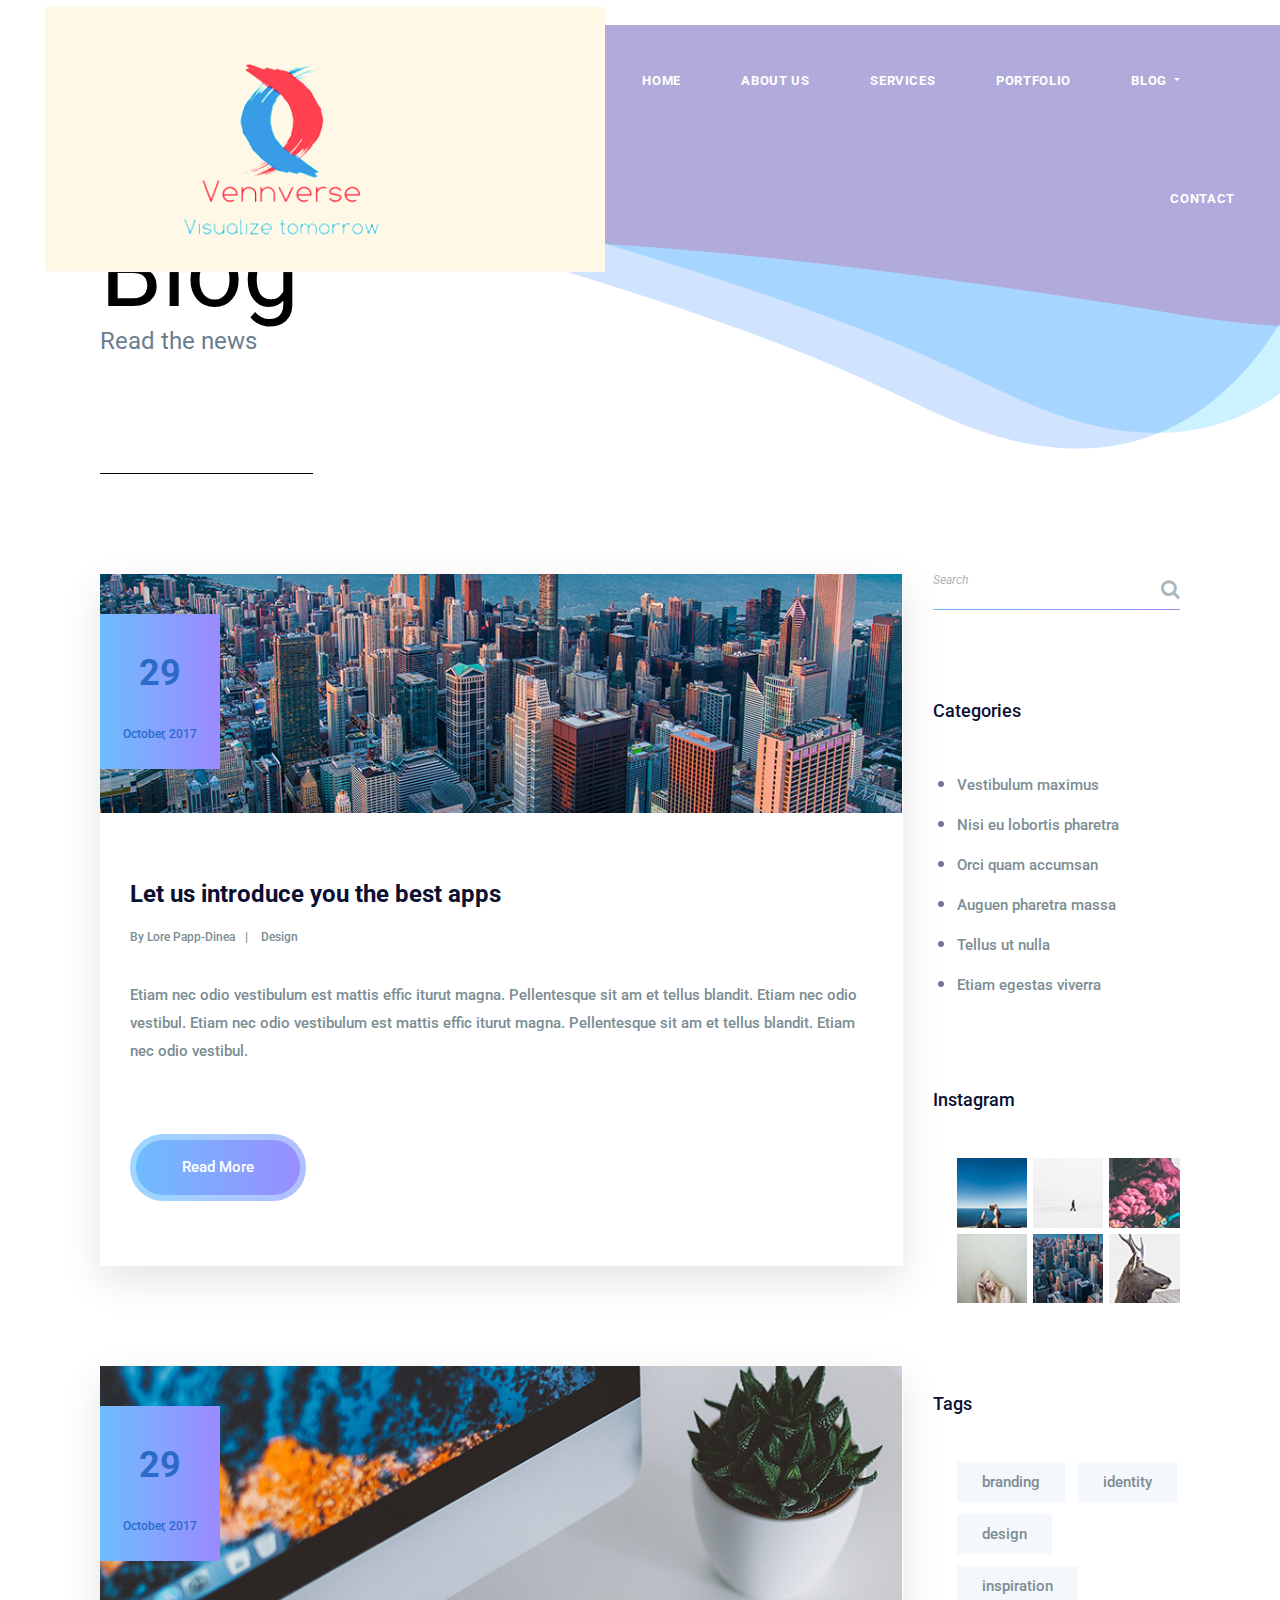
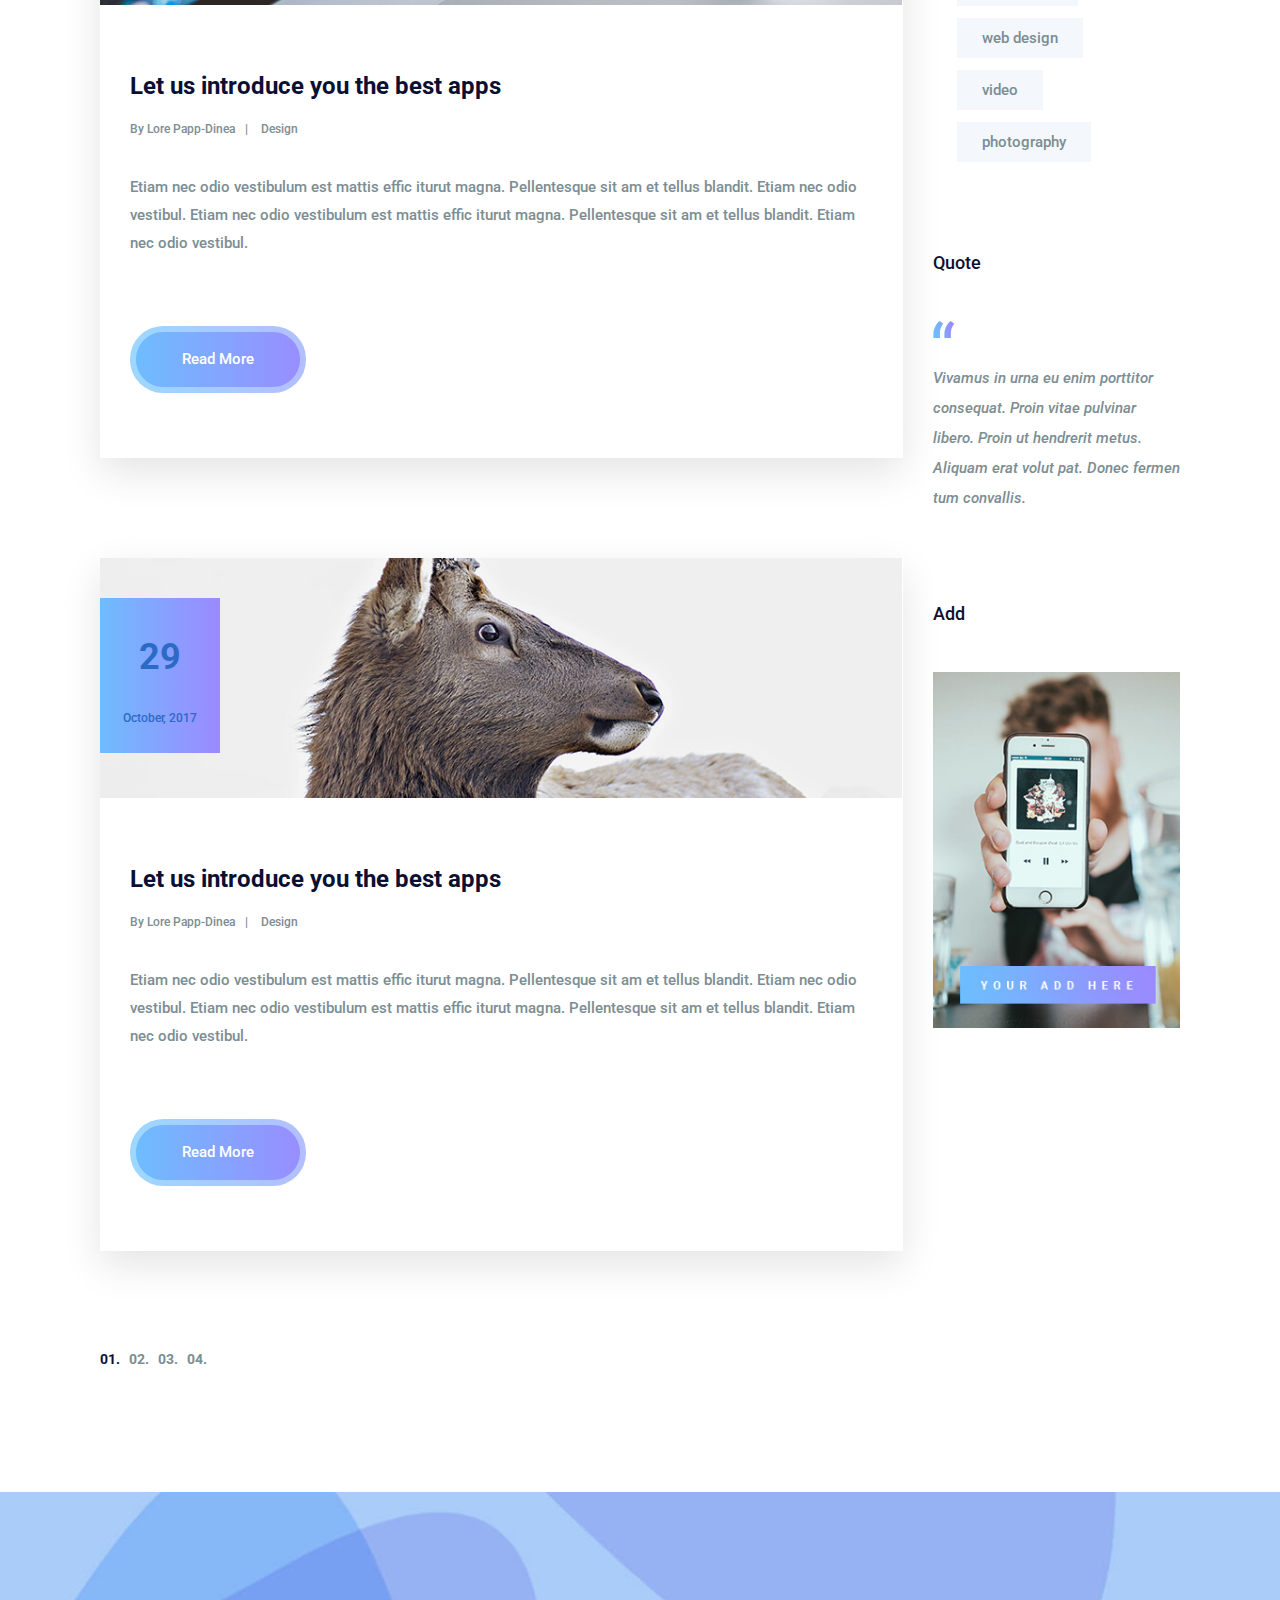
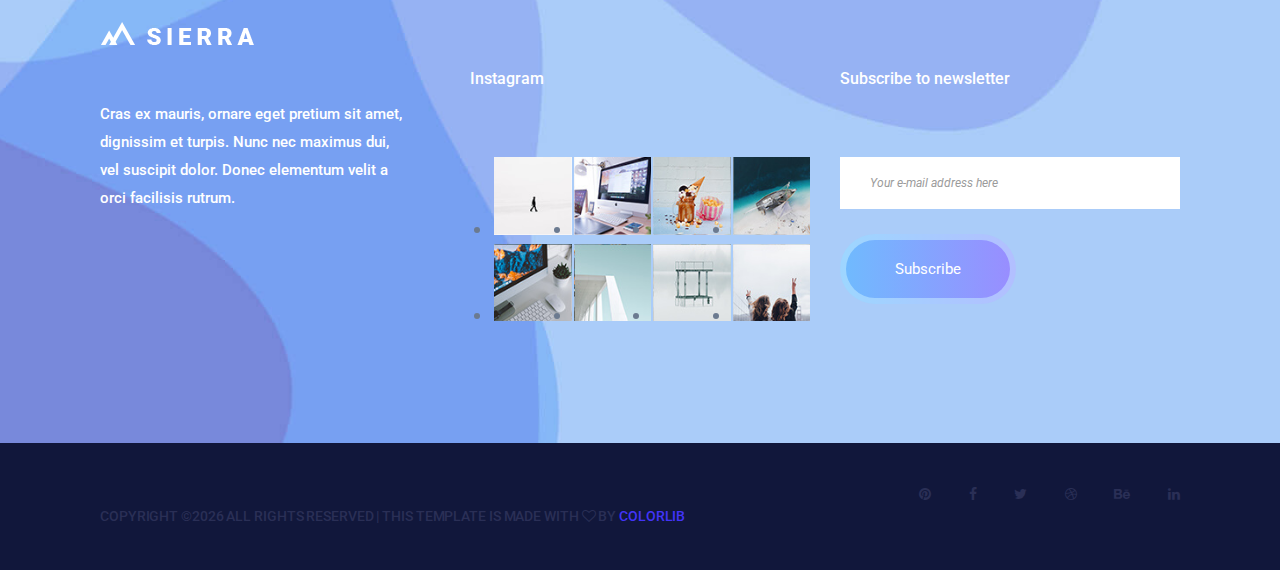
<file: blog.html>
<!DOCTYPE html>
<html lang="en">
    <head>
        <meta charset="utf-8">
        <meta http-equiv="X-UA-Compatible" content="IE=edge">
        <meta name="viewport" content="width=device-width, initial-scale=1">
        
        <link rel="icon" href="img/fav-icon.png" type="image/x-icon" />
        <!-- The above 3 meta tags *must* come first in the head; any other head content must come *after* these tags -->
        <title>Sierra</title>

        <!-- Icon css link -->
        <link href="css/font-awesome.min.css" rel="stylesheet">
        <!-- Bootstrap -->
        <link href="css/bootstrap.min.css" rel="stylesheet">
        
        <!-- Rev slider css -->
        <link href="vendors/revolution/css/settings.css" rel="stylesheet">
        <link href="vendors/revolution/css/layers.css" rel="stylesheet">
        <link href="vendors/revolution/css/navigation.css" rel="stylesheet">
        
        <!-- Extra plugin css -->
        <link href="vendors/owl-carousel/owl.carousel.min.css" rel="stylesheet">
        <link href="vendors/magnify-popup/magnific-popup.css" rel="stylesheet">
        
        
        <link href="css/style.css" rel="stylesheet">
        <link href="css/responsive.css" rel="stylesheet">

        <!-- HTML5 shim and Respond.js for IE8 support of HTML5 elements and media queries -->
        <!-- WARNING: Respond.js doesn't work if you view the page via file:// -->
        <!--[if lt IE 9]>
        <script src="https://oss.maxcdn.com/html5shiv/3.7.3/html5shiv.min.js"></script>
        <script src="https://oss.maxcdn.com/respond/1.4.2/respond.min.js"></script>
        <![endif]-->
    </head>
    <body>
        
        <!--================Header Menu Area =================-->
        <header class="main_menu_area">
            <nav class="navbar navbar-expand-lg navbar-light bg-light">
                <a class="navbar-brand" href="#"><img src="img/logo.png" alt=""></a>
                <button class="navbar-toggler" type="button" data-toggle="collapse" data-target="#navbarSupportedContent" aria-controls="navbarSupportedContent" aria-expanded="false" aria-label="Toggle navigation">
                    <span></span>
                    <span></span>
                    <span></span>
                </button>

                <div class="collapse navbar-collapse" id="navbarSupportedContent">
                    <ul class="navbar-nav">
                        <li class="nav-item"><a class="nav-link" href="index.html">Home</a></li>
                        <li class="nav-item"><a class="nav-link" href="about-us.html">About Us</a></li>
                        <li class="nav-item"><a class="nav-link" href="service.html">Services</a></li>
                        <li class="nav-item"><a class="nav-link" href="portfolio.html">Portfolio</a></li>
                        <li class="nav-item dropdown submenu active">
                            <a class="nav-link dropdown-toggle" href="#" id="navbarDropdown" role="button" data-toggle="dropdown" aria-haspopup="true" aria-expanded="false">
                            Blog
                            </a>
                            <ul class="dropdown-menu" aria-labelledby="navbarDropdown">
                                <li class="nav-item"><a class="nav-link" href="blog.html">Blog</a></li>
                                <li class="nav-item"><a class="nav-link" href="single-blog.html">Blog Details</a></li>
                                <li class="nav-item"><a class="nav-link" href="elements.html">Elements</a></li>
                            </ul>
                        </li>
                        <li class="nav-item"><a class="nav-link" href="contact.html">Contact</a></li>
                    </ul>
                </div>
            </nav>
        </header>
        <!--================End Header Menu Area =================-->
        
        <!--================Banner Area =================-->
        <section class="banner_area">
            <div class="container">
                <div class="banner_inner_text">
                    <h2>Blog</h2>
                    <p>Read the news</p>
                </div>
            </div>
        </section>
        <!--================End Banner Area =================-->
        
        <!--================Blog Main Area =================-->
        <section class="blog_main_area p_100">
            <div class="container">
                <div class="row">
                    <div class="col-lg-9">
                        <div class="blog_main_inner">
                            <div class="blog_main_item">
                                <div class="blog_img">
                                    <img class="img-fluid" src="img/blog/blog-1.jpg" alt="">
                                    <div class="blog_date">
                                        <h4>29</h4>
                                        <h5>October, 2017</h5>
                                    </div>
                                </div>
                                <div class="blog_text">
                                    <a href="#"><h4>Let us introduce you the best apps</h4></a>
                                    <div class="blog_author">
                                        <a href="#">By Lore Papp-Dinea</a>
                                        <a href="#">Design</a>
                                    </div>
                                    <p>Etiam nec odio vestibulum est mattis effic iturut magna. Pellentesque sit am et tellus blandit. Etiam nec odio vestibul. Etiam nec odio vestibulum est mattis effic iturut magna. Pellentesque sit am et tellus blandit. Etiam nec odio vestibul. </p>
                                    <a class="more_btn" href="#">Read More</a>
                                </div>
                            </div>
                            <div class="blog_main_item">
                                <div class="blog_img">
                                    <img class="img-fluid" src="img/blog/blog-2.jpg" alt="">
                                    <div class="blog_date">
                                        <h4>29</h4>
                                        <h5>October, 2017</h5>
                                    </div>
                                </div>
                                <div class="blog_text">
                                    <a href="#"><h4>Let us introduce you the best apps</h4></a>
                                    <div class="blog_author">
                                        <a href="#">By Lore Papp-Dinea</a>
                                        <a href="#">Design</a>
                                    </div>
                                    <p>Etiam nec odio vestibulum est mattis effic iturut magna. Pellentesque sit am et tellus blandit. Etiam nec odio vestibul. Etiam nec odio vestibulum est mattis effic iturut magna. Pellentesque sit am et tellus blandit. Etiam nec odio vestibul. </p>
                                    <a class="more_btn" href="#">Read More</a>
                                </div>
                            </div>
                            <div class="blog_main_item">
                                <div class="blog_img">
                                    <img class="img-fluid" src="img/blog/blog-3.jpg" alt="">
                                    <div class="blog_date">
                                        <h4>29</h4>
                                        <h5>October, 2017</h5>
                                    </div>
                                </div>
                                <div class="blog_text">
                                    <a href="#"><h4>Let us introduce you the best apps</h4></a>
                                    <div class="blog_author">
                                        <a href="#">By Lore Papp-Dinea</a>
                                        <a href="#">Design</a>
                                    </div>
                                    <p>Etiam nec odio vestibulum est mattis effic iturut magna. Pellentesque sit am et tellus blandit. Etiam nec odio vestibul. Etiam nec odio vestibulum est mattis effic iturut magna. Pellentesque sit am et tellus blandit. Etiam nec odio vestibul. </p>
                                    <a class="more_btn" href="#">Read More</a>
                                </div>
                            </div>
                        </div>
                    </div>
                    <div class="col-lg-3">
                        <div class="blog_right_sidebar">
                            <aside class="r_widget search_widget">
                                <div class="input-group">
                                    <input type="text" class="form-control" placeholder="Search" aria-label="Search">
                                    <span class="input-group-btn">
                                        <button class="btn btn-secondary" type="button"><i class="fa fa-search"></i></button>
                                    </span>
                                </div>
                            </aside>
                            <aside class="r_widget categories_widget">
                                <div class="r_w_title">
                                    <h3>Categories</h3>
                                </div>
                                <ul>
                                    <li><a href="#">Vestibulum maximus</a></li>
                                    <li><a href="#">Nisi eu lobortis pharetra</a></li>
                                    <li><a href="#">Orci quam accumsan</a></li>
                                    <li><a href="#">Auguen pharetra massa</a></li>
                                    <li><a href="#">Tellus ut nulla</a></li>
                                    <li><a href="#"> Etiam egestas viverra </a></li>
                                </ul>
                            </aside>
                            <aside class="r_widget insta_widget">
                                <div class="r_w_title">
                                    <h3>Instagram</h3>
                                </div>
                                <ul>
                                    <li><a href="https://www.instagram.com/?hl=en">
                                        <img class="img-fluid" src="img/instagram/right-instagram/r-in-1.jpg" alt="">
                                    </a></li>
                                    <li><a href="https://www.instagram.com/?hl=en">
                                        <img class="img-fluid" src="img/instagram/right-instagram/r-in-2.jpg" alt="">
                                    </a></li>
                                    <li><a href="https://www.instagram.com/?hl=en">
                                        <img class="img-fluid" src="img/instagram/right-instagram/r-in-3.jpg" alt="">
                                    </a></li>
                                    <li><a href="https://www.instagram.com/?hl=en">
                                        <img class="img-fluid" src="img/instagram/right-instagram/r-in-4.jpg" alt="">
                                    </a></li>
                                    <li><a href="https://www.instagram.com/?hl=en">
                                        <img class="img-fluid" src="img/instagram/right-instagram/r-in-5.jpg" alt="">
                                    </a></li>
                                    <li><a href="https://www.instagram.com/?hl=en">
                                        <img class="img-fluid" src="img/instagram/right-instagram/r-in-6.jpg" alt="">
                                    </a></li>
                                </ul>
                            </aside>
                            <aside class="r_widget tag_widget">
                                <div class="r_w_title">
                                    <h3>Tags</h3>
                                </div>
                                <ul>
                                    <li><a href="#">branding</a></li>
                                    <li><a href="#">identity</a></li>
                                    <li><a href="#">design</a></li>
                                    <li><a href="#">inspiration</a></li>
                                    <li><a href="#">web design</a></li>
                                    <li><a href="#">video</a></li>
                                    <li><a href="#">photography</a></li>
                                </ul>
                            </aside>
                            <aside class="r_widget quote_widget">
                                <div class="r_w_title">
                                    <h3>Quote</h3>
                                </div>
                                <img src="img/icon/quote-icon.png" alt="">
                                <p>Vivamus in urna eu enim porttitor consequat. Proin vitae pulvinar libero. Proin ut hendrerit metus. Aliquam erat volut pat. Donec fermen tum convallis.</p>
                            </aside>
                            <aside class="r_widget add_widget">
                                <div class="r_w_title">
                                    <h3>Add</h3>
                                </div>
                                <img class="img-fluid" src="img/add.jpg" alt="">
                            </aside>
                        </div>
                    </div>
                </div>
                <nav aria-label="Page navigation example" class="pagination_area">
                    <ul class="pagination">
                        <li class="page-item active"><a class="page-link" href="#">01.</a></li>
                        <li class="page-item"><a class="page-link" href="#">02.</a></li>
                        <li class="page-item"><a class="page-link" href="#">03.</a></li>
                        <li class="page-item"><a class="page-link" href="#">04.</a></li>
                    </ul>
                </nav>
            </div>
        </section>
        <!--================End Blog Main Area =================-->
        
        <!--================Footer Area =================-->
        <footer class="footr_area">
            <div class="footer_widget_area">
                <div class="container">
                    <div class="row footer_widget_inner">
                        <div class="col-lg-4 col-sm-6">
                            <aside class="f_widget f_about_widget">
                                <img src="img/footer-logo.png" alt="">
                                <p>Cras ex mauris, ornare eget pretium sit amet, dignissim et turpis. Nunc nec maximus dui, vel suscipit dolor. Donec elementum velit a orci facilisis rutrum.</p>
                            </aside>
                        </div>
                        <div class="col-lg-4 col-sm-6">
                            <aside class="f_widget f_insta_widget">
                                <div class="f_title">
                                    <h3>Instagram</h3>
                                </div>
                                <ul>
                                    <li><a href="#"><img src="img/instagram/ins-1.jpg" alt=""></a></li>
                                    <li><a href="#"><img src="img/instagram/ins-2.jpg" alt=""></a></li>
                                    <li><a href="#"><img src="img/instagram/ins-3.jpg" alt=""></a></li>
                                    <li><a href="#"><img src="img/instagram/ins-4.jpg" alt=""></a></li>
                                    <li><a href="#"><img src="img/instagram/ins-5.jpg" alt=""></a></li>
                                    <li><a href="#"><img src="img/instagram/ins-6.jpg" alt=""></a></li>
                                    <li><a href="#"><img src="img/instagram/ins-7.jpg" alt=""></a></li>
                                    <li><a href="#"><img src="img/instagram/ins-8.jpg" alt=""></a></li>
                                </ul>
                            </aside>
                        </div>
                        <div class="col-lg-4 col-sm-6">
                            <aside class="f_widget f_subs_widget">
                                <div class="f_title">
                                    <h3>Subscribe to newsletter</h3>
                                </div>
                                <div class="input-group">
                                    <input type="text" class="form-control" placeholder="Your e-mail address here" aria-label="Your e-mail address here">
                                    <span class="input-group-btn">
                                        <button class="btn btn-secondary submit_btn" type="button">Subscribe</button>
                                    </span>
                                </div>
                            </aside>
                        </div>
                    </div>
                </div>
            </div>
            <div class="footer_copyright">
                <div class="container">
                    <div class="float-sm-left">
                        <h5><!-- Link back to Colorlib can't be removed. Template is licensed under CC BY 3.0. -->
Copyright &copy;<script>document.write(new Date().getFullYear());</script> All rights reserved | This template is made with <i class="fa fa-heart-o" aria-hidden="true"></i> by <a href="https://colorlib.com" target="_blank">Colorlib</a>
<!-- Link back to Colorlib can't be removed. Template is licensed under CC BY 3.0. --></h5>
                    </div>
                    <div class="float-sm-right">
                        <ul>
                            <li><a href="#"><i class="fa fa-pinterest"></i></a></li>
                            <li><a href="#"><i class="fa fa-facebook"></i></a></li>
                            <li><a href="#"><i class="fa fa-twitter"></i></a></li>
                            <li><a href="#"><i class="fa fa-dribbble"></i></a></li>
                            <li><a href="#"><i class="fa fa-behance"></i></a></li>
                            <li><a href="#"><i class="fa fa-linkedin"></i></a></li>
                        </ul>
                    </div>
                </div>
            </div>
        </footer>
        <!--================End Footer Area =================-->
        
        
        
        
        <!-- jQuery (necessary for Bootstrap's JavaScript plugins) -->
        <script src="js/jquery-3.2.1.min.js"></script>
        <!-- Include all compiled plugins (below), or include individual files as needed -->
        <script src="js/popper.min.js"></script>
        <script src="js/bootstrap.min.js"></script>
        <!-- Rev slider js -->
        <script src="vendors/revolution/js/jquery.themepunch.tools.min.js"></script>
        <script src="vendors/revolution/js/jquery.themepunch.revolution.min.js"></script>
        <script src="vendors/revolution/js/extensions/revolution.extension.actions.min.js"></script>
        <script src="vendors/revolution/js/extensions/revolution.extension.video.min.js"></script>
        <script src="vendors/revolution/js/extensions/revolution.extension.slideanims.min.js"></script>
        <script src="vendors/revolution/js/extensions/revolution.extension.layeranimation.min.js"></script>
        <script src="vendors/revolution/js/extensions/revolution.extension.navigation.min.js"></script>
        <script src="vendors/revolution/js/extensions/revolution.extension.slideanims.min.js"></script>
        <!-- Extra plugin css -->
        <script src="vendors/counterup/jquery.waypoints.min.js"></script>
        <script src="vendors/counterup/jquery.counterup.min.js"></script> 
        <script src="vendors/counterup/apear.js"></script>
        <script src="vendors/counterup/countto.js"></script>
        <script src="vendors/owl-carousel/owl.carousel.min.js"></script>
        <script src="vendors/magnify-popup/jquery.magnific-popup.min.js"></script>
        <script src="js/smoothscroll.js"></script>
        <script src="vendors/circle-bar/circle-progress.min.js"></script>
        <script src="vendors/circle-bar/plugins.js"></script>
        <script src="vendors/isotope/imagesloaded.pkgd.min.js"></script>
        <script src="vendors/isotope/isotope.pkgd.min.js"></script>
        
        <script src="js/circle-active.js"></script>
        <script src="js/theme.js"></script>
    </body>
</html>
</file>
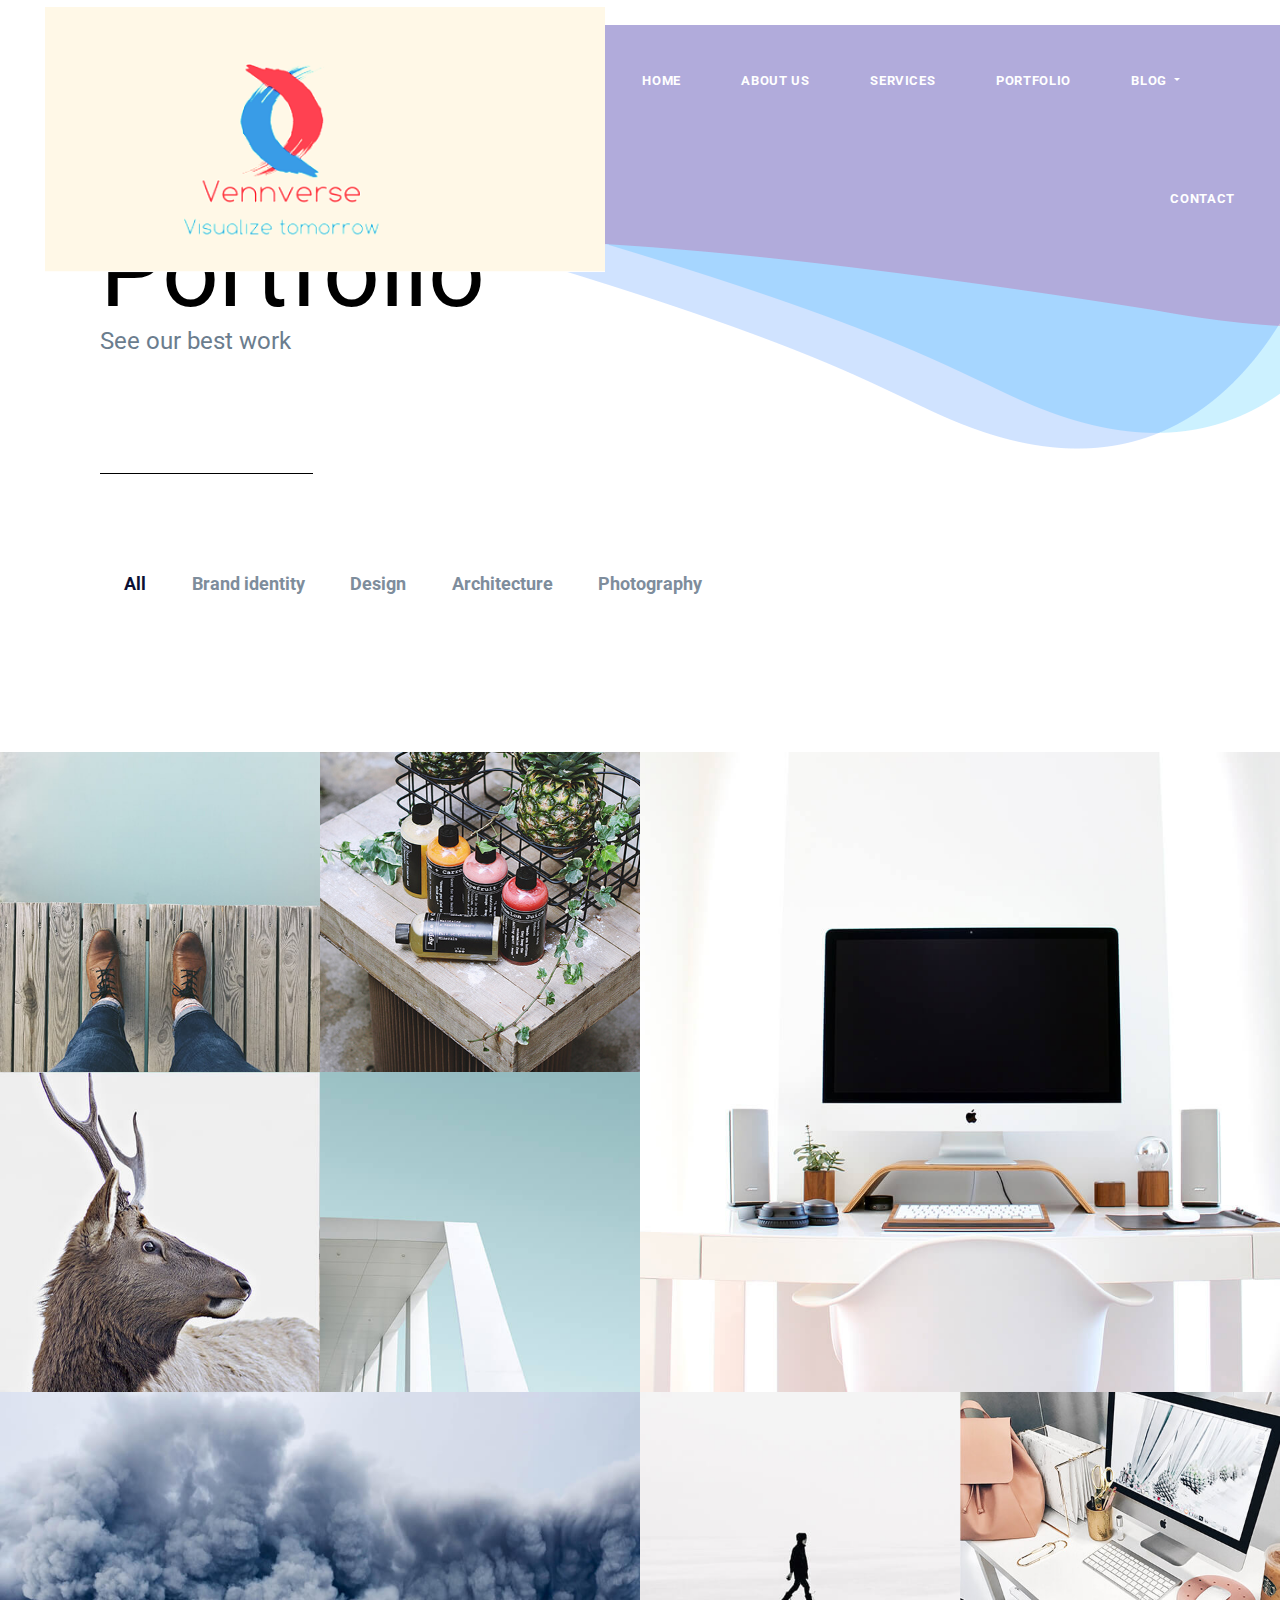
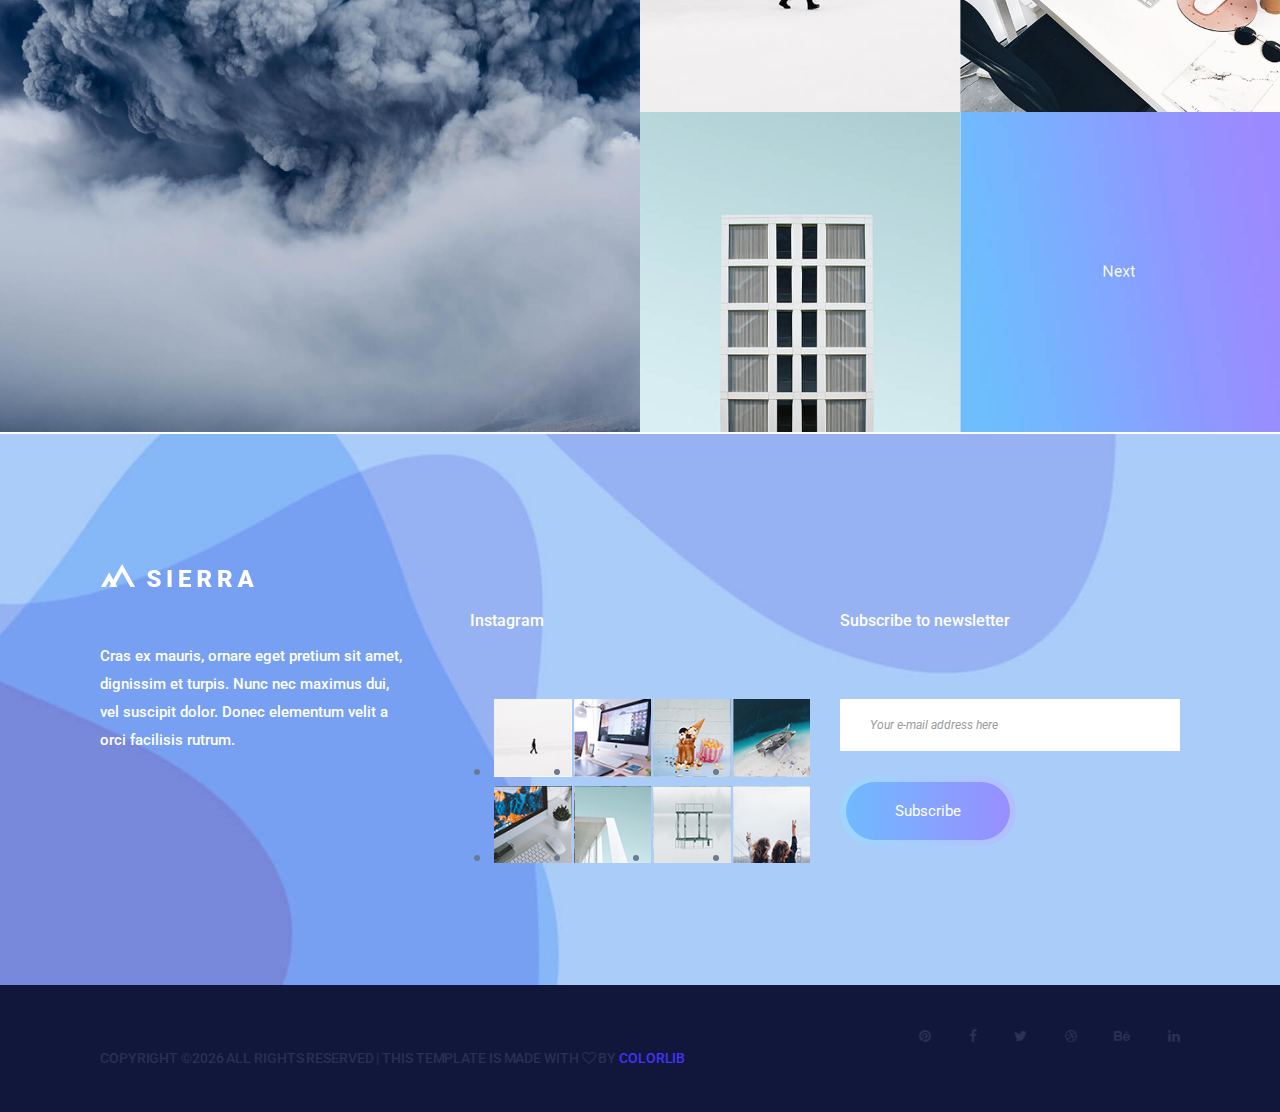
<file: portfolio.html>
<!DOCTYPE html>
<html lang="en">
    <head>
        <meta charset="utf-8">
        <meta http-equiv="X-UA-Compatible" content="IE=edge">
        <meta name="viewport" content="width=device-width, initial-scale=1">
        
        <link rel="icon" href="img/fav-icon.png" type="image/x-icon" />
        <!-- The above 3 meta tags *must* come first in the head; any other head content must come *after* these tags -->
        <title>Sierra</title>

        <!-- Icon css link -->
        <link href="css/font-awesome.min.css" rel="stylesheet">
        <!-- Bootstrap -->
        <link href="css/bootstrap.min.css" rel="stylesheet">
        
        <!-- Rev slider css -->
        <link href="vendors/revolution/css/settings.css" rel="stylesheet">
        <link href="vendors/revolution/css/layers.css" rel="stylesheet">
        <link href="vendors/revolution/css/navigation.css" rel="stylesheet">
        
        <!-- Extra plugin css -->
        <link href="vendors/owl-carousel/owl.carousel.min.css" rel="stylesheet">
        <link href="vendors/magnify-popup/magnific-popup.css" rel="stylesheet">
        
        
        <link href="css/style.css" rel="stylesheet">
        <link href="css/responsive.css" rel="stylesheet">

        <!-- HTML5 shim and Respond.js for IE8 support of HTML5 elements and media queries -->
        <!-- WARNING: Respond.js doesn't work if you view the page via file:// -->
        <!--[if lt IE 9]>
        <script src="https://oss.maxcdn.com/html5shiv/3.7.3/html5shiv.min.js"></script>
        <script src="https://oss.maxcdn.com/respond/1.4.2/respond.min.js"></script>
        <![endif]-->
    </head>
    <body>
        
        <!--================Header Menu Area =================-->
        <header class="main_menu_area">
            <nav class="navbar navbar-expand-lg navbar-light bg-light">
                <a class="navbar-brand" href="#"><img src="img/logo.png" alt=""></a>
                <button class="navbar-toggler" type="button" data-toggle="collapse" data-target="#navbarSupportedContent" aria-controls="navbarSupportedContent" aria-expanded="false" aria-label="Toggle navigation">
                    <span></span>
                    <span></span>
                    <span></span>
                </button>

                <div class="collapse navbar-collapse" id="navbarSupportedContent">
                    <ul class="navbar-nav">
                        <li class="nav-item"><a class="nav-link" href="index.html">Home</a></li>
                        <li class="nav-item"><a class="nav-link" href="about-us.html">About Us</a></li>
                        <li class="nav-item"><a class="nav-link" href="service.html">Services</a></li>
                        <li class="nav-item active"><a class="nav-link" href="portfolio.html">Portfolio</a></li>
                        <li class="nav-item dropdown submenu">
                            <a class="nav-link dropdown-toggle" href="#" id="navbarDropdown" role="button" data-toggle="dropdown" aria-haspopup="true" aria-expanded="false">
                            Blog
                            </a>
                            <ul class="dropdown-menu" aria-labelledby="navbarDropdown">
                                <li class="nav-item"><a class="nav-link" href="blog.html">Blog</a></li>
                                <li class="nav-item"><a class="nav-link" href="single-blog.html">Blog Details</a></li>
                                <li class="nav-item"><a class="nav-link" href="elements.html">Elements</a></li>
                            </ul>
                        </li>
                        <li class="nav-item"><a class="nav-link" href="contact.html">Contact</a></li>
                    </ul>
                </div>
            </nav>
        </header>
        <!--================End Header Menu Area =================-->
        
        <!--================Banner Area =================-->
        <section class="banner_area">
            <div class="container">
                <div class="banner_inner_text">
                    <h2>Portfolio</h2>
                    <p>See our best work</p>
                </div>
            </div>
        </section>
        <!--================End Banner Area =================-->
        
        <!--================Portfolio Area =================-->
        <section class="portfolio_area">
            <div class="container">
                <div class="portfolio_filter">
                    <ul>
                        <li class="active" data-filter="*"><a href="#">All</a></li>
                        <li data-filter=".brand"><a href="#">Brand identity</a></li>
                        <li data-filter=".design"><a href="#">Design</a></li>
                        <li data-filter=".arc"><a href="#">Architecture</a></li>
                        <li data-filter=".photo"><a href="#">Photography</a></li>
                    </ul>
                </div>
            </div>
            <div class="ms_portfolio_inner">
                <div class="ms_p_item wd_25 brand arc photo">
                    <img src="img/portfolio/ms-portfolio/ms-p-1.jpg" alt="">
                </div>
                <div class="ms_p_item wd_25 brand arc photo">
                    <img src="img/portfolio/ms-portfolio/ms-p-2.jpg" alt="">
                </div>
                <div class="ms_p_item wd_50 brand">
                    <img src="img/portfolio/ms-portfolio/ms-p-3.jpg" alt="">
                </div>
                <div class="ms_p_item wd_25 brand arc photo">
                    <img src="img/portfolio/ms-portfolio/ms-p-4.jpg" alt="">
                </div>
                <div class="ms_p_item wd_25 brand arc photo">
                    <img src="img/portfolio/ms-portfolio/ms-p-5.jpg" alt="">
                </div>
                <div class="ms_p_item wd_50">
                    <img src="img/portfolio/ms-portfolio/ms-p-6.jpg" alt="">
                </div>
                <div class="ms_p_item wd_25 design arc">
                    <img src="img/portfolio/ms-portfolio/ms-p-7.jpg" alt="">
                </div>
                <div class="ms_p_item wd_25 design arc">
                    <img src="img/portfolio/ms-portfolio/ms-p-8.jpg" alt="">
                </div>
                <div class="ms_p_item wd_25 design arc">
                    <img src="img/portfolio/ms-portfolio/ms-p-9.jpg" alt="">
                </div>
                <div class="ms_p_item wd_25 design arc">
                    <img src="img/portfolio/ms-portfolio/ms-p-10.jpg" alt="">
                </div>
            </div>
        </section>
        <!--================End Portfolio Area =================-->
        
        <!--================Footer Area =================-->
        <footer class="footr_area">
            <div class="footer_widget_area">
                <div class="container">
                    <div class="row footer_widget_inner">
                        <div class="col-lg-4 col-sm-6">
                            <aside class="f_widget f_about_widget">
                                <img src="img/footer-logo.png" alt="">
                                <p>Cras ex mauris, ornare eget pretium sit amet, dignissim et turpis. Nunc nec maximus dui, vel suscipit dolor. Donec elementum velit a orci facilisis rutrum.</p>
                            </aside>
                        </div>
                        <div class="col-lg-4 col-sm-6">
                            <aside class="f_widget f_insta_widget">
                                <div class="f_title">
                                    <h3>Instagram</h3>
                                </div>
                                <ul>
                                    <li><a href="#"><img src="img/instagram/ins-1.jpg" alt=""></a></li>
                                    <li><a href="#"><img src="img/instagram/ins-2.jpg" alt=""></a></li>
                                    <li><a href="#"><img src="img/instagram/ins-3.jpg" alt=""></a></li>
                                    <li><a href="#"><img src="img/instagram/ins-4.jpg" alt=""></a></li>
                                    <li><a href="#"><img src="img/instagram/ins-5.jpg" alt=""></a></li>
                                    <li><a href="#"><img src="img/instagram/ins-6.jpg" alt=""></a></li>
                                    <li><a href="#"><img src="img/instagram/ins-7.jpg" alt=""></a></li>
                                    <li><a href="#"><img src="img/instagram/ins-8.jpg" alt=""></a></li>
                                </ul>
                            </aside>
                        </div>
                        <div class="col-lg-4 col-sm-6">
                            <aside class="f_widget f_subs_widget">
                                <div class="f_title">
                                    <h3>Subscribe to newsletter</h3>
                                </div>
                                <div class="input-group">
                                    <input type="text" class="form-control" placeholder="Your e-mail address here" aria-label="Your e-mail address here">
                                    <span class="input-group-btn">
                                        <button class="btn btn-secondary submit_btn" type="button">Subscribe</button>
                                    </span>
                                </div>
                            </aside>
                        </div>
                    </div>
                </div>
            </div>
            <div class="footer_copyright">
                <div class="container">
                    <div class="float-sm-left">
                        <h5><!-- Link back to Colorlib can't be removed. Template is licensed under CC BY 3.0. -->
Copyright &copy;<script>document.write(new Date().getFullYear());</script> All rights reserved | This template is made with <i class="fa fa-heart-o" aria-hidden="true"></i> by <a href="https://colorlib.com" target="_blank">Colorlib</a>
<!-- Link back to Colorlib can't be removed. Template is licensed under CC BY 3.0. --></h5>
                    </div>
                    <div class="float-sm-right">
                        <ul>
                            <li><a href="#"><i class="fa fa-pinterest"></i></a></li>
                            <li><a href="#"><i class="fa fa-facebook"></i></a></li>
                            <li><a href="#"><i class="fa fa-twitter"></i></a></li>
                            <li><a href="#"><i class="fa fa-dribbble"></i></a></li>
                            <li><a href="#"><i class="fa fa-behance"></i></a></li>
                            <li><a href="#"><i class="fa fa-linkedin"></i></a></li>
                        </ul>
                    </div>
                </div>
            </div>
        </footer>
        <!--================End Footer Area =================-->
        
        
        
        
        <!-- jQuery (necessary for Bootstrap's JavaScript plugins) -->
        <script src="js/jquery-3.2.1.min.js"></script>
        <!-- Include all compiled plugins (below), or include individual files as needed -->
        <script src="js/popper.min.js"></script>
        <script src="js/bootstrap.min.js"></script>
        <!-- Rev slider js -->
        <script src="vendors/revolution/js/jquery.themepunch.tools.min.js"></script>
        <script src="vendors/revolution/js/jquery.themepunch.revolution.min.js"></script>
        <script src="vendors/revolution/js/extensions/revolution.extension.actions.min.js"></script>
        <script src="vendors/revolution/js/extensions/revolution.extension.video.min.js"></script>
        <script src="vendors/revolution/js/extensions/revolution.extension.slideanims.min.js"></script>
        <script src="vendors/revolution/js/extensions/revolution.extension.layeranimation.min.js"></script>
        <script src="vendors/revolution/js/extensions/revolution.extension.navigation.min.js"></script>
        <script src="vendors/revolution/js/extensions/revolution.extension.slideanims.min.js"></script>
        <!-- Extra plugin css -->
        <script src="vendors/counterup/jquery.waypoints.min.js"></script>
        <script src="vendors/counterup/jquery.counterup.min.js"></script> 
        <script src="vendors/counterup/apear.js"></script>
        <script src="vendors/counterup/countto.js"></script>
        <script src="vendors/owl-carousel/owl.carousel.min.js"></script>
        <script src="vendors/magnify-popup/jquery.magnific-popup.min.js"></script>
        <script src="js/smoothscroll.js"></script>
        <script src="vendors/circle-bar/circle-progress.min.js"></script>
        <script src="vendors/circle-bar/plugins.js"></script>
        <script src="vendors/isotope/imagesloaded.pkgd.min.js"></script>
        <script src="vendors/isotope/isotope.pkgd.min.js"></script>
        
        <script src="js/circle-active.js"></script>
        <script src="js/theme.js"></script>
    </body>
</html>
</file>
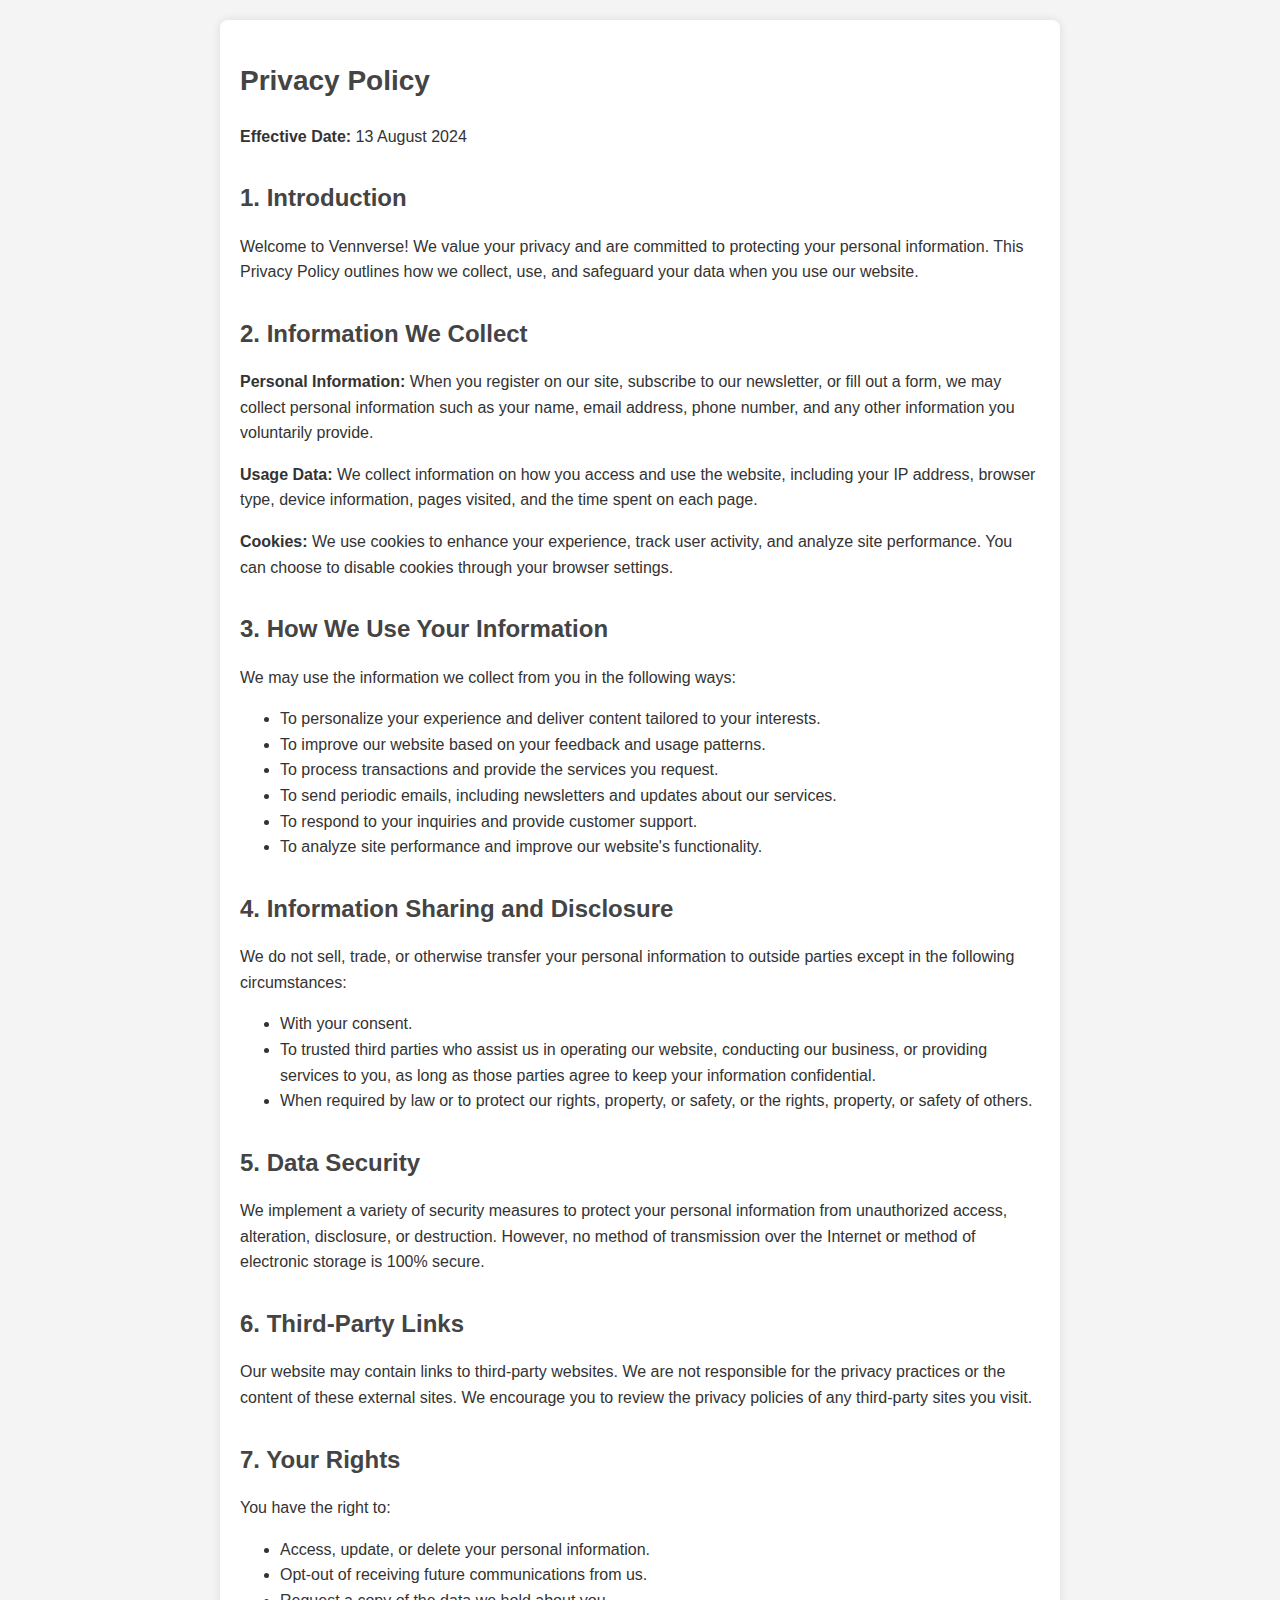
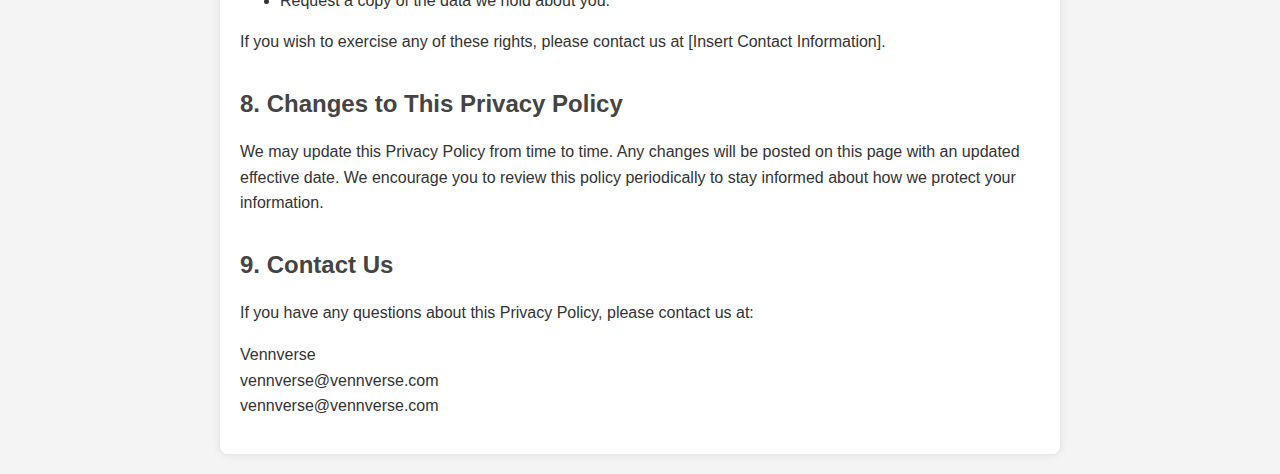
<file: privacypolicy.html>
<!DOCTYPE html>
<html lang="en">
<head>
    <meta charset="UTF-8">
    <meta name="viewport" content="width=device-width, initial-scale=1.0">
    <title>Privacy Policy | Vennverse</title>
    <style>
        body {
            font-family: Arial, sans-serif;
            line-height: 1.6;
            margin: 0;
            padding: 20px;
            background-color: #f4f4f4;
            color: #333;
        }
        .container {
            max-width: 800px;
            margin: auto;
            background: #fff;
            padding: 20px;
            border-radius: 8px;
            box-shadow: 0 0 10px rgba(0, 0, 0, 0.1);
        }
        h1, h2 {
            color: #444;
        }
        h1 {
            font-size: 28px;
            margin-bottom: 20px;
        }
        h2 {
            font-size: 24px;
            margin-top: 30px;
            margin-bottom: 15px;
        }
        p {
            margin-bottom: 15px;
        }
        a {
            color: #007BFF;
            text-decoration: none;
        }
        a:hover {
            text-decoration: underline;
        }
    </style>
</head>
<body>
    <div class="container">
        <h1>Privacy Policy</h1>
        <p><strong>Effective Date:</strong> 13 August 2024</p>

        <h2>1. Introduction</h2>
        <p>Welcome to Vennverse! We value your privacy and are committed to protecting your personal information. This Privacy Policy outlines how we collect, use, and safeguard your data when you use our website.</p>

        <h2>2. Information We Collect</h2>
        <p><strong>Personal Information:</strong> When you register on our site, subscribe to our newsletter, or fill out a form, we may collect personal information such as your name, email address, phone number, and any other information you voluntarily provide.</p>
        <p><strong>Usage Data:</strong> We collect information on how you access and use the website, including your IP address, browser type, device information, pages visited, and the time spent on each page.</p>
        <p><strong>Cookies:</strong> We use cookies to enhance your experience, track user activity, and analyze site performance. You can choose to disable cookies through your browser settings.</p>

        <h2>3. How We Use Your Information</h2>
        <p>We may use the information we collect from you in the following ways:</p>
        <ul>
            <li>To personalize your experience and deliver content tailored to your interests.</li>
            <li>To improve our website based on your feedback and usage patterns.</li>
            <li>To process transactions and provide the services you request.</li>
            <li>To send periodic emails, including newsletters and updates about our services.</li>
            <li>To respond to your inquiries and provide customer support.</li>
            <li>To analyze site performance and improve our website's functionality.</li>
        </ul>

        <h2>4. Information Sharing and Disclosure</h2>
        <p>We do not sell, trade, or otherwise transfer your personal information to outside parties except in the following circumstances:</p>
        <ul>
            <li>With your consent.</li>
            <li>To trusted third parties who assist us in operating our website, conducting our business, or providing services to you, as long as those parties agree to keep your information confidential.</li>
            <li>When required by law or to protect our rights, property, or safety, or the rights, property, or safety of others.</li>
        </ul>

        <h2>5. Data Security</h2>
        <p>We implement a variety of security measures to protect your personal information from unauthorized access, alteration, disclosure, or destruction. However, no method of transmission over the Internet or method of electronic storage is 100% secure.</p>

        <h2>6. Third-Party Links</h2>
        <p>Our website may contain links to third-party websites. We are not responsible for the privacy practices or the content of these external sites. We encourage you to review the privacy policies of any third-party sites you visit.</p>

        <h2>7. Your Rights</h2>
        <p>You have the right to:</p>
        <ul>
            <li>Access, update, or delete your personal information.</li>
            <li>Opt-out of receiving future communications from us.</li>
            <li>Request a copy of the data we hold about you.</li>
        </ul>
        <p>If you wish to exercise any of these rights, please contact us at [Insert Contact Information].</p>

        <h2>8. Changes to This Privacy Policy</h2>
        <p>We may update this Privacy Policy from time to time. Any changes will be posted on this page with an updated effective date. We encourage you to review this policy periodically to stay informed about how we protect your information.</p>

        <h2>9. Contact Us</h2>
        <p>If you have any questions about this Privacy Policy, please contact us at:</p>
        <p>Vennverse<br>
        vennverse@vennverse.com<br>
    
        vennverse@vennverse.com</p>
    </div>
</body>
</html>
</file>
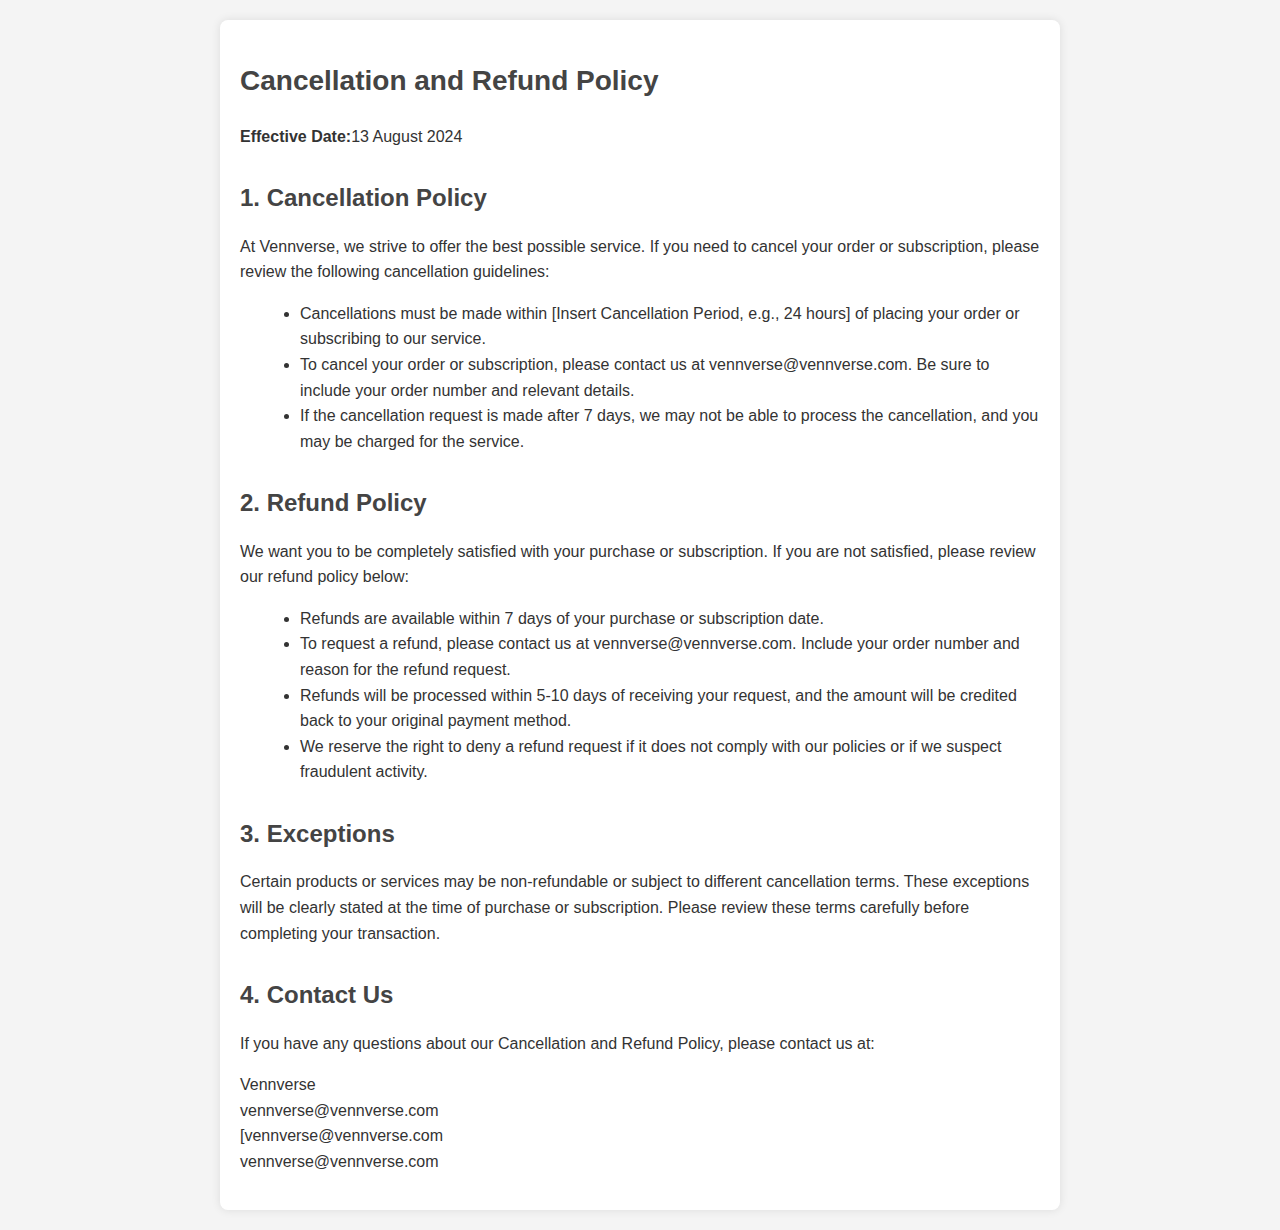
<file: refundpolicy.html>
<!DOCTYPE html>
<html lang="en">
<head>
    <meta charset="UTF-8">
    <meta name="viewport" content="width=device-width, initial-scale=1.0">
    <title>Cancellation and Refund Policy | Vennverse</title>
    <style>
        body {
            font-family: Arial, sans-serif;
            line-height: 1.6;
            margin: 0;
            padding: 20px;
            background-color: #f4f4f4;
            color: #333;
        }
        .container {
            max-width: 800px;
            margin: auto;
            background: #fff;
            padding: 20px;
            border-radius: 8px;
            box-shadow: 0 0 10px rgba(0, 0, 0, 0.1);
        }
        h1, h2 {
            color: #444;
        }
        h1 {
            font-size: 28px;
            margin-bottom: 20px;
        }
        h2 {
            font-size: 24px;
            margin-top: 30px;
            margin-bottom: 15px;
        }
        p {
            margin-bottom: 15px;
        }
        ul {
            list-style-type: disc;
            margin-left: 20px;
        }
        a {
            color: #007BFF;
            text-decoration: none;
        }
        a:hover {
            text-decoration: underline;
        }
    </style>
</head>
<body>
    <div class="container">
        <h1>Cancellation and Refund Policy</h1>
        <p><strong>Effective Date:</strong>13 August 2024</p>

        <h2>1. Cancellation Policy</h2>
        <p>At Vennverse, we strive to offer the best possible service. If you need to cancel your order or subscription, please review the following cancellation guidelines:</p>
        <ul>
            <li>Cancellations must be made within [Insert Cancellation Period, e.g., 24 hours] of placing your order or subscribing to our service.</li>
            <li>To cancel your order or subscription, please contact us at vennverse@vennverse.com. Be sure to include your order number and relevant details.</li>
            <li>If the cancellation request is made after 7 days, we may not be able to process the cancellation, and you may be charged for the service.</li>
        </ul>

        <h2>2. Refund Policy</h2>
        <p>We want you to be completely satisfied with your purchase or subscription. If you are not satisfied, please review our refund policy below:</p>
        <ul>
            <li>Refunds are available within 7 days of your purchase or subscription date.</li>
            <li>To request a refund, please contact us at vennverse@vennverse.com. Include your order number and reason for the refund request.</li>
            <li>Refunds will be processed within 5-10 days of receiving your request, and the amount will be credited back to your original payment method.</li>
            <li>We reserve the right to deny a refund request if it does not comply with our policies or if we suspect fraudulent activity.</li>
        </ul>

        <h2>3. Exceptions</h2>
        <p>Certain products or services may be non-refundable or subject to different cancellation terms. These exceptions will be clearly stated at the time of purchase or subscription. Please review these terms carefully before completing your transaction.</p>

        <h2>4. Contact Us</h2>
        <p>If you have any questions about our Cancellation and Refund Policy, please contact us at:</p>
        <p>Vennverse<br>
        vennverse@vennverse.com<br>
        [vennverse@vennverse.com<br>
        vennverse@vennverse.com</p>
    </div>
</body>
</html>
</file>
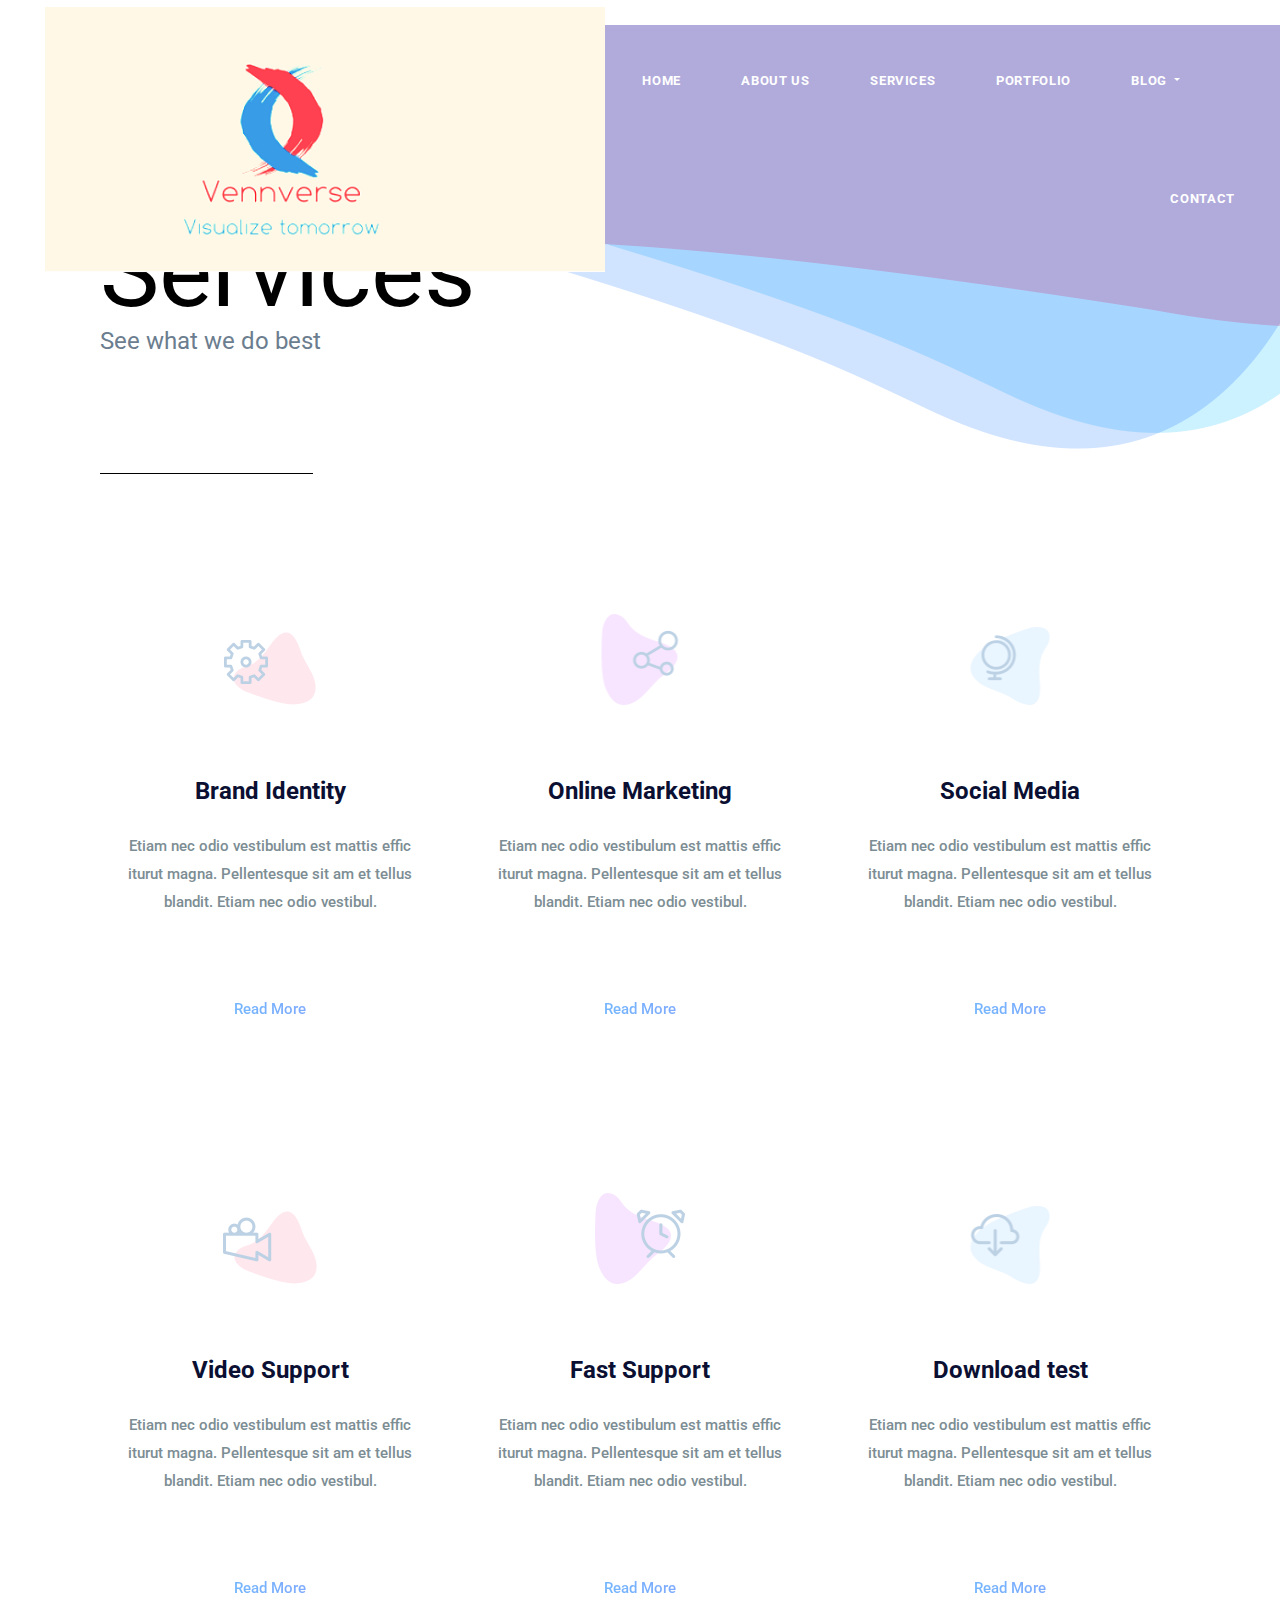
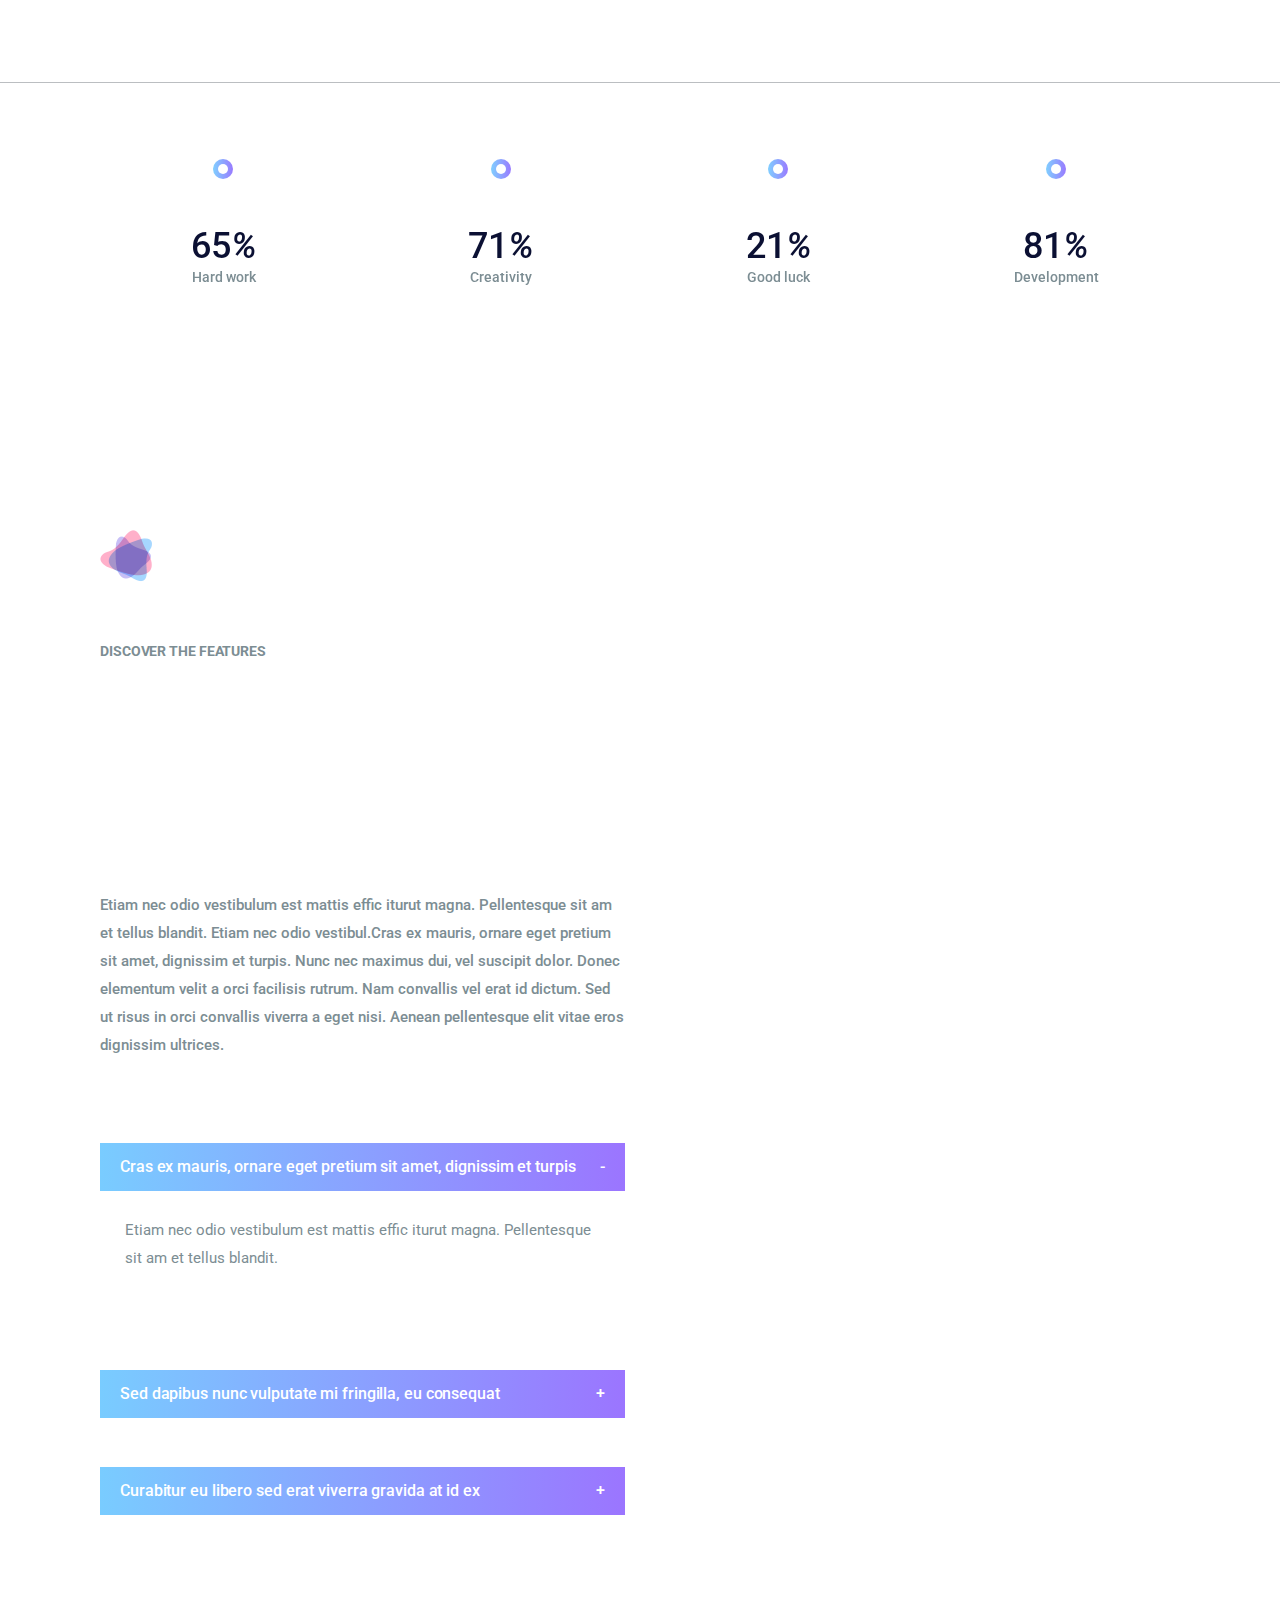
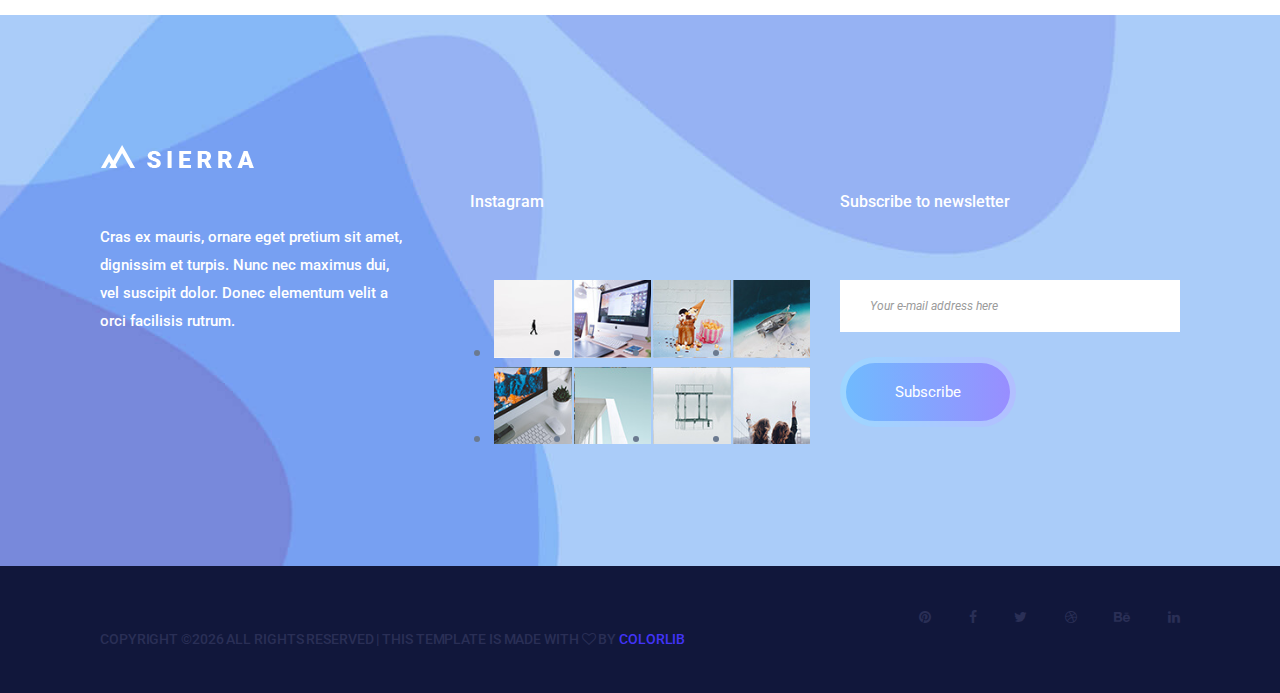
<file: service.html>
<!DOCTYPE html>
<html lang="en">
    <head>
        <meta charset="utf-8">
        <meta http-equiv="X-UA-Compatible" content="IE=edge">
        <meta name="viewport" content="width=device-width, initial-scale=1">
        
        <link rel="icon" href="img/fav-icon.png" type="image/x-icon" />
        <!-- The above 3 meta tags *must* come first in the head; any other head content must come *after* these tags -->
        <title>Sierra</title>

        <!-- Icon css link -->
        <link href="css/font-awesome.min.css" rel="stylesheet">
        <!-- Bootstrap -->
        <link href="css/bootstrap.min.css" rel="stylesheet">
        
        <!-- Rev slider css -->
        <link href="vendors/revolution/css/settings.css" rel="stylesheet">
        <link href="vendors/revolution/css/layers.css" rel="stylesheet">
        <link href="vendors/revolution/css/navigation.css" rel="stylesheet">
        
        <!-- Extra plugin css -->
        <link href="vendors/owl-carousel/owl.carousel.min.css" rel="stylesheet">
        <link href="vendors/magnify-popup/magnific-popup.css" rel="stylesheet">
        
        
        <link href="css/style.css" rel="stylesheet">
        <link href="css/responsive.css" rel="stylesheet">

        <!-- HTML5 shim and Respond.js for IE8 support of HTML5 elements and media queries -->
        <!-- WARNING: Respond.js doesn't work if you view the page via file:// -->
        <!--[if lt IE 9]>
        <script src="https://oss.maxcdn.com/html5shiv/3.7.3/html5shiv.min.js"></script>
        <script src="https://oss.maxcdn.com/respond/1.4.2/respond.min.js"></script>
        <![endif]-->
    </head>
    <body>
        
        <!--================Header Menu Area =================-->
        <header class="main_menu_area">
            <nav class="navbar navbar-expand-lg navbar-light bg-light">
                <a class="navbar-brand" href="#"><img src="img/logo.png" alt=""></a>
                <button class="navbar-toggler" type="button" data-toggle="collapse" data-target="#navbarSupportedContent" aria-controls="navbarSupportedContent" aria-expanded="false" aria-label="Toggle navigation">
                    <span></span>
                    <span></span>
                    <span></span>
                </button>

                <div class="collapse navbar-collapse" id="navbarSupportedContent">
                    <ul class="navbar-nav">
                        <li class="nav-item"><a class="nav-link" href="index.html">Home</a></li>
                        <li class="nav-item"><a class="nav-link" href="about-us.html">About Us</a></li>
                        <li class="nav-item active"><a class="nav-link" href="service.html">Services</a></li>
                        <li class="nav-item"><a class="nav-link" href="portfolio.html">Portfolio</a></li>
                        <li class="nav-item dropdown submenu">
                            <a class="nav-link dropdown-toggle" href="#" id="navbarDropdown" role="button" data-toggle="dropdown" aria-haspopup="true" aria-expanded="false">
                            Blog
                            </a>
                            <ul class="dropdown-menu" aria-labelledby="navbarDropdown">
                                <li class="nav-item"><a class="nav-link" href="blog.html">Blog</a></li>
                                <li class="nav-item"><a class="nav-link" href="single-blog.html">Blog Details</a></li>
                                <li class="nav-item"><a class="nav-link" href="elements.html">Elements</a></li>
                            </ul>
                        </li>
                        <li class="nav-item"><a class="nav-link" href="contact.html">Contact</a></li>
                    </ul>
                </div>
            </nav>
        </header>
        <!--================End Header Menu Area =================-->
        
        <!--================Banner Area =================-->
        <section class="banner_area">
            <div class="container">
                <div class="banner_inner_text">
                    <h2>Services</h2>
                    <p>See what we do best</p>
                </div>
            </div>
        </section>
        <!--================End Banner Area =================-->
        
        <!--================End Banner Area =================-->
        <section class="service_feature">
            <div class="container">
                <div class="row feature_inner">
                    <div class="col-lg-4 col-sm-6">
                        <div class="feature_item">
                            <div class="f_icon">
                                <img src="img/icon/f-icon-1.png" alt="">
                            </div>
                            <h4>Brand Identity</h4>
                            <p>Etiam nec odio vestibulum est mattis effic iturut magna. Pellentesque sit am et tellus blandit. Etiam nec odio vestibul. </p>
                            <a class="more_btn" href="#">Read More</a>
                        </div>
                    </div>
                    <div class="col-lg-4 col-sm-6">
                        <div class="feature_item">
                            <div class="f_icon">
                                <img src="img/icon/f-icon-2.png" alt="">
                            </div>
                            <h4>Online Marketing</h4>
                            <p>Etiam nec odio vestibulum est mattis effic iturut magna. Pellentesque sit am et tellus blandit. Etiam nec odio vestibul. </p>
                            <a class="more_btn" href="#">Read More</a>
                        </div>
                    </div>
                    <div class="col-lg-4 col-sm-6">
                        <div class="feature_item">
                            <div class="f_icon">
                                <img src="img/icon/f-icon-3.png" alt="">
                            </div>
                            <h4>Social Media</h4>
                            <p>Etiam nec odio vestibulum est mattis effic iturut magna. Pellentesque sit am et tellus blandit. Etiam nec odio vestibul. </p>
                            <a class="more_btn" href="#">Read More</a>
                        </div>
                    </div>
                    <div class="col-lg-4 col-sm-6">
                        <div class="feature_item">
                            <div class="f_icon">
                                <img src="img/icon/f-icon-4.png" alt="">
                            </div>
                            <h4>Video Support</h4>
                            <p>Etiam nec odio vestibulum est mattis effic iturut magna. Pellentesque sit am et tellus blandit. Etiam nec odio vestibul. </p>
                            <a class="more_btn" href="#">Read More</a>
                        </div>
                    </div>
                    <div class="col-lg-4 col-sm-6">
                        <div class="feature_item">
                            <div class="f_icon">
                                <img src="img/icon/f-icon-5.png" alt="">
                            </div>
                            <h4>Fast Support</h4>
                            <p>Etiam nec odio vestibulum est mattis effic iturut magna. Pellentesque sit am et tellus blandit. Etiam nec odio vestibul. </p>
                            <a class="more_btn" href="#">Read More</a>
                        </div>
                    </div>
                    <div class="col-lg-4 col-sm-6">
                        <div class="feature_item">
                            <div class="f_icon">
                                <img src="img/icon/f-icon-6.png" alt="">
                            </div>
                            <h4>Download test</h4>
                            <p>Etiam nec odio vestibulum est mattis effic iturut magna. Pellentesque sit am et tellus blandit. Etiam nec odio vestibul. </p>
                            <a class="more_btn" href="#">Read More</a>
                        </div>
                    </div>
                </div>
            </div>
        </section>
        <!--================End Banner Area =================-->
        
        <!--================Circle Chart Area =================-->
        <section class="circle_chart_area">
            <div class="container">
                <div class="row">
                    <div class="col-lg-3 col-sm-6">
                        <div class="circle_progress circular style-polygon" data-percentage="75" data-thickness="3" data-reverse="true" data-empty-fill="transparent" data-start-color="#987dff" data-end-color="#7acaff">
                            <div class="circle_progress_inner">
                                <strong></strong>
                                <span class="percentage"></span>
                                <h4>Hard work</h4>
                            </div> 
                        </div>
                    </div>
                    <div class="col-lg-3 col-sm-6">
                        <div class="circle_progress circular style-polygon" data-percentage="83" data-thickness="3" data-reverse="true" data-empty-fill="transparent" data-start-color="#987dff" data-end-color="#7acaff">
                            <div class="circle_progress_inner">
                                <strong></strong>
                                <span class="percentage"></span>
                                <h4>Creativity</h4>
                            </div> 
                        </div>
                    </div>
                    <div class="col-lg-3 col-sm-6">
                        <div class="circle_progress circular style-polygon" data-percentage="25" data-thickness="3" data-reverse="true" data-empty-fill="transparent" data-start-color="#987dff" data-end-color="#7acaff">
                            <div class="circle_progress_inner">
                                <strong></strong>
                                <span class="percentage"></span>
                                <h4>Good luck</h4>
                            </div> 
                        </div>
                    </div>
                    <div class="col-lg-3 col-sm-6">
                        <div class="circle_progress circular style-polygon" data-percentage="95" data-thickness="3" data-reverse="true" data-empty-fill="transparent" data-start-color="#987dff" data-end-color="#7acaff">
                            <div class="circle_progress_inner">
                                <strong></strong>
                                <span class="percentage"></span>
                                <h4>Development</h4>
                            </div> 
                        </div>
                    </div>
                </div>
            </div>
        </section>
        <!--================End Circle Chart Area =================-->
        
        <!--================Service Solution Area =================-->
        <section class="service_solution_area p_100">
            <div class="container">
                <div class="row s_solution_inner">
                    <div class="col-lg-6">
                        <div class="s_solution_item">
                            <div class="l_title">
                                <img src="img/icon/title-icon.png" alt="">
                                <h6>Discover the features</h6>
                                <h2>Simple solutions for complicated times</h2>
                            </div>
                            <p>Etiam nec odio vestibulum est mattis effic iturut magna. Pellentesque sit am et tellus blandit. Etiam nec odio vestibul.Cras ex mauris, ornare eget pretium sit amet, dignissim et turpis. Nunc nec maximus dui, vel suscipit dolor. Donec elementum velit a orci facilisis rutrum. Nam convallis vel erat id dictum. Sed ut risus in orci convallis viverra a eget nisi. Aenean pellentesque elit vitae eros dignissim ultrices. </p>
                            <div id="accordion" role="tablist" class="solution_collaps">
                                <div class="card">
                                    <div class="card-header" role="tab" id="headingOne">
                                        <h5 class="mb-0">
                                            <a data-toggle="collapse" href="#collapseOne" aria-expanded="true" aria-controls="collapseOne">
                                            Cras ex mauris, ornare eget pretium sit amet, dignissim et turpis
                                            <i class="minus">-</i>
                                            <i class="plus">+</i>
                                            </a>
                                        </h5>
                                    </div>

                                    <div id="collapseOne" class="collapse show" role="tabpanel" aria-labelledby="headingOne" data-parent="#accordion">
                                        <div class="card-body">
                                            <p>Etiam nec odio vestibulum est mattis effic iturut magna. Pellentesque sit am et tellus blandit. </p>
                                        </div>
                                    </div>
                                </div>
                                <div class="card">
                                    <div class="card-header" role="tab" id="headingTwo">
                                        <h5 class="mb-0">
                                            <a class="collapsed" data-toggle="collapse" href="#collapseTwo" aria-expanded="false" aria-controls="collapseTwo">
                                            Sed dapibus nunc vulputate mi fringilla, eu consequat
                                            <i class="minus">-</i>
                                            <i class="plus">+</i>
                                            </a>
                                        </h5>
                                    </div>
                                    <div id="collapseTwo" class="collapse" role="tabpanel" aria-labelledby="headingTwo" data-parent="#accordion">
                                        <div class="card-body">
                                            <p>Etiam nec odio vestibulum est mattis effic iturut magna. Pellentesque sit am et tellus blandit. </p>
                                        </div>
                                    </div>
                                </div>
                                <div class="card">
                                    <div class="card-header" role="tab" id="headingThree">
                                        <h5 class="mb-0">
                                            <a class="collapsed" data-toggle="collapse" href="#collapseThree" aria-expanded="false" aria-controls="collapseThree">
                                            Curabitur eu libero sed erat viverra gravida at id ex
                                            <i class="minus">-</i>
                                            <i class="plus">+</i>
                                            </a>
                                        </h5>
                                    </div>
                                    <div id="collapseThree" class="collapse" role="tabpanel" aria-labelledby="headingThree" data-parent="#accordion">
                                        <div class="card-body">
                                            <p>Etiam nec odio vestibulum est mattis effic iturut magna. Pellentesque sit am et tellus blandit. </p>
                                        </div>
                                    </div>
                                </div>
                            </div>
                        </div>
                    </div>
                </div>
            </div>
        </section>
        <!--================End Service Solution Area =================-->
        
        <!--================Footer Area =================-->
        <footer class="footr_area">
            <div class="footer_widget_area">
                <div class="container">
                    <div class="row footer_widget_inner">
                        <div class="col-lg-4 col-sm-6">
                            <aside class="f_widget f_about_widget">
                                <img src="img/footer-logo.png" alt="">
                                <p>Cras ex mauris, ornare eget pretium sit amet, dignissim et turpis. Nunc nec maximus dui, vel suscipit dolor. Donec elementum velit a orci facilisis rutrum.</p>
                            </aside>
                        </div>
                        <div class="col-lg-4 col-sm-6">
                            <aside class="f_widget f_insta_widget">
                                <div class="f_title">
                                    <h3>Instagram</h3>
                                </div>
                                <ul>
                                    <li><a href="#"><img src="img/instagram/ins-1.jpg" alt=""></a></li>
                                    <li><a href="#"><img src="img/instagram/ins-2.jpg" alt=""></a></li>
                                    <li><a href="#"><img src="img/instagram/ins-3.jpg" alt=""></a></li>
                                    <li><a href="#"><img src="img/instagram/ins-4.jpg" alt=""></a></li>
                                    <li><a href="#"><img src="img/instagram/ins-5.jpg" alt=""></a></li>
                                    <li><a href="#"><img src="img/instagram/ins-6.jpg" alt=""></a></li>
                                    <li><a href="#"><img src="img/instagram/ins-7.jpg" alt=""></a></li>
                                    <li><a href="#"><img src="img/instagram/ins-8.jpg" alt=""></a></li>
                                </ul>
                            </aside>
                        </div>
                        <div class="col-lg-4 col-sm-6">
                            <aside class="f_widget f_subs_widget">
                                <div class="f_title">
                                    <h3>Subscribe to newsletter</h3>
                                </div>
                                <div class="input-group">
                                    <input type="text" class="form-control" placeholder="Your e-mail address here" aria-label="Your e-mail address here">
                                    <span class="input-group-btn">
                                        <button class="btn btn-secondary submit_btn" type="button">Subscribe</button>
                                    </span>
                                </div>
                            </aside>
                        </div>
                    </div>
                </div>
            </div>
            <div class="footer_copyright">
                <div class="container">
                    <div class="float-sm-left">
                        <h5><!-- Link back to Colorlib can't be removed. Template is licensed under CC BY 3.0. -->
Copyright &copy;<script>document.write(new Date().getFullYear());</script> All rights reserved | This template is made with <i class="fa fa-heart-o" aria-hidden="true"></i> by <a href="https://colorlib.com" target="_blank">Colorlib</a>
<!-- Link back to Colorlib can't be removed. Template is licensed under CC BY 3.0. --></h5>
                    </div>
                    <div class="float-sm-right">
                        <ul>
                            <li><a href="#"><i class="fa fa-pinterest"></i></a></li>
                            <li><a href="#"><i class="fa fa-facebook"></i></a></li>
                            <li><a href="#"><i class="fa fa-twitter"></i></a></li>
                            <li><a href="#"><i class="fa fa-dribbble"></i></a></li>
                            <li><a href="#"><i class="fa fa-behance"></i></a></li>
                            <li><a href="#"><i class="fa fa-linkedin"></i></a></li>
                        </ul>
                    </div>
                </div>
            </div>
        </footer>
        <!--================End Footer Area =================-->
        
        
        
        
        <!-- jQuery (necessary for Bootstrap's JavaScript plugins) -->
        <script src="js/jquery-3.2.1.min.js"></script>
        <!-- Include all compiled plugins (below), or include individual files as needed -->
        <script src="js/popper.min.js"></script>
        <script src="js/bootstrap.min.js"></script>
        <!-- Rev slider js -->
        <script src="vendors/revolution/js/jquery.themepunch.tools.min.js"></script>
        <script src="vendors/revolution/js/jquery.themepunch.revolution.min.js"></script>
        <script src="vendors/revolution/js/extensions/revolution.extension.actions.min.js"></script>
        <script src="vendors/revolution/js/extensions/revolution.extension.video.min.js"></script>
        <script src="vendors/revolution/js/extensions/revolution.extension.slideanims.min.js"></script>
        <script src="vendors/revolution/js/extensions/revolution.extension.layeranimation.min.js"></script>
        <script src="vendors/revolution/js/extensions/revolution.extension.navigation.min.js"></script>
        <script src="vendors/revolution/js/extensions/revolution.extension.slideanims.min.js"></script>
        <!-- Extra plugin css -->
        <script src="vendors/counterup/jquery.waypoints.min.js"></script>
        <script src="vendors/counterup/jquery.counterup.min.js"></script> 
        <script src="vendors/counterup/apear.js"></script>
        <script src="vendors/counterup/countto.js"></script>
        <script src="vendors/owl-carousel/owl.carousel.min.js"></script>
        <script src="vendors/magnify-popup/jquery.magnific-popup.min.js"></script>
        <script src="js/smoothscroll.js"></script>
        <script src="vendors/circle-bar/circle-progress.min.js"></script>
        <script src="vendors/circle-bar/plugins.js"></script>
        
        <script src="js/circle-active.js"></script>
        <script src="js/theme.js"></script>
    </body>
</html>
</file>
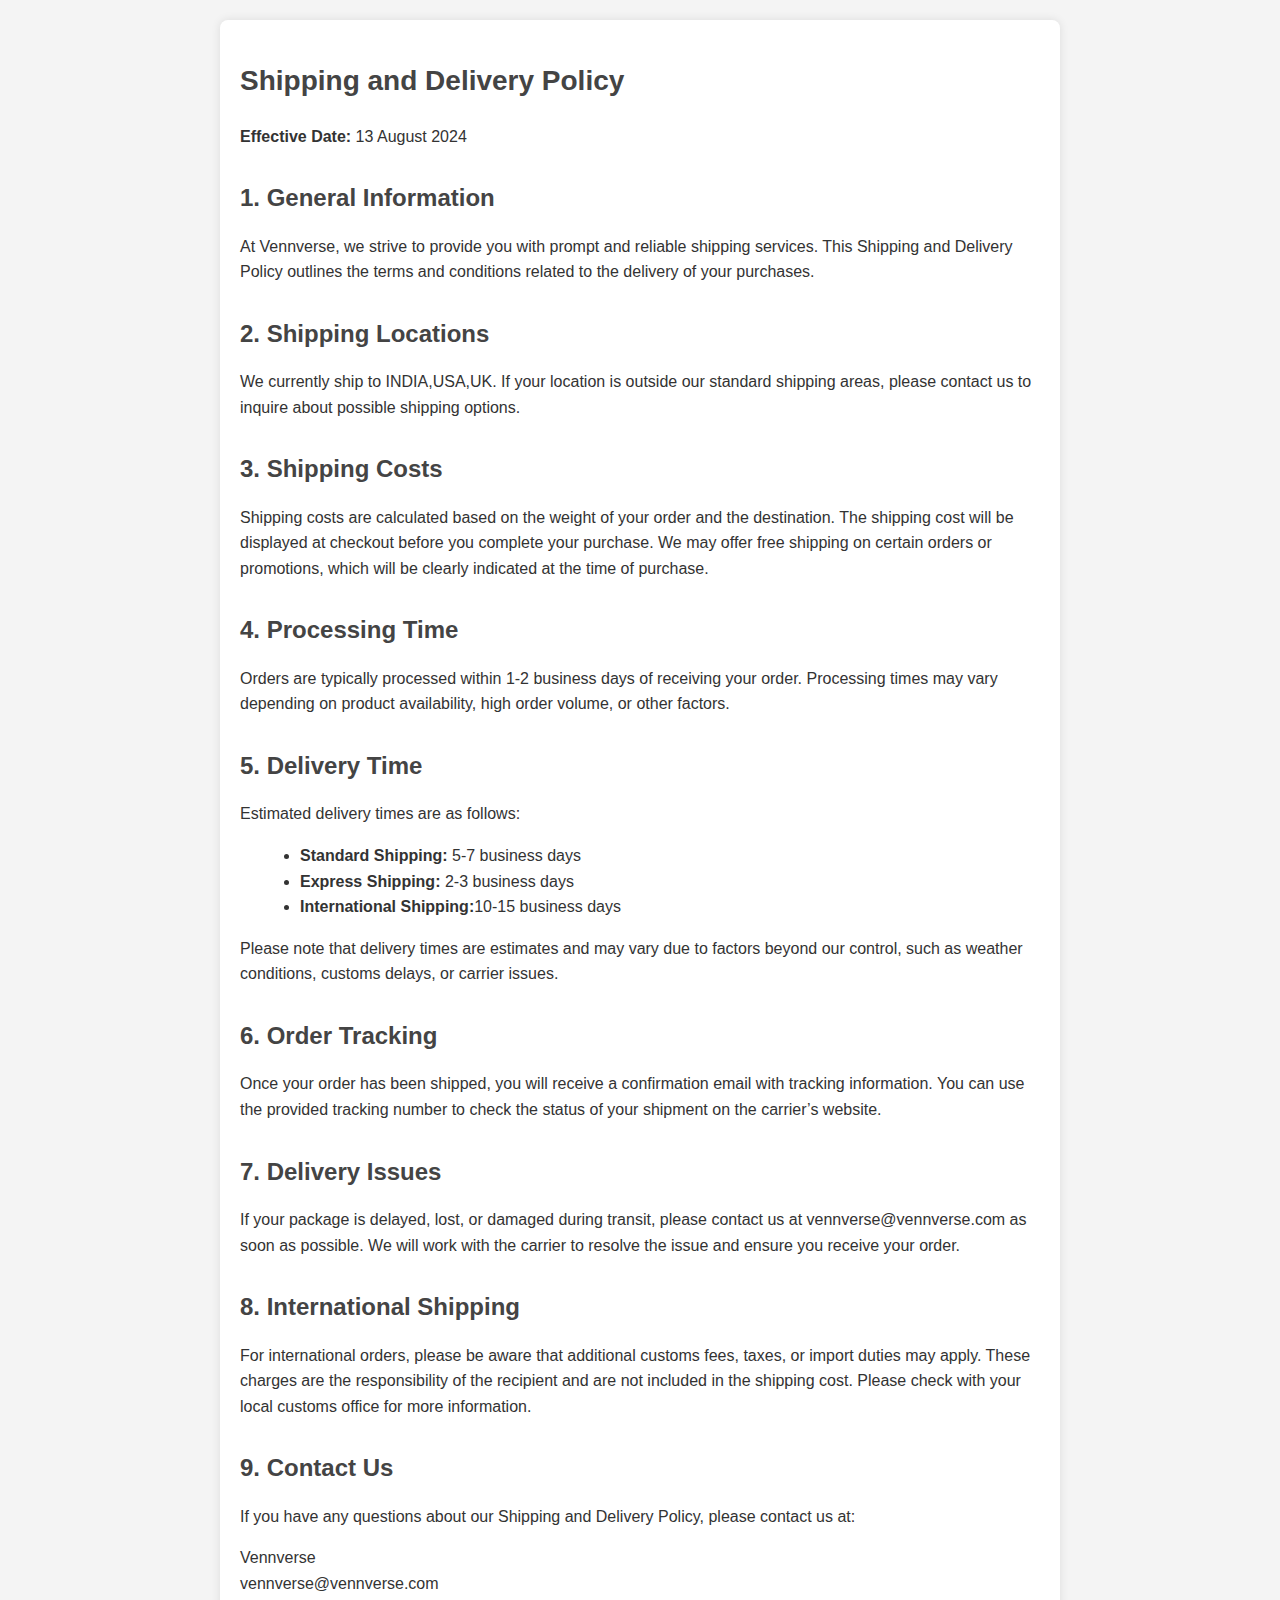
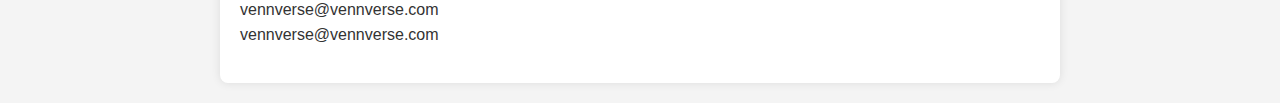
<file: shippingdeliverypolicy.html>
<!DOCTYPE html>
<html lang="en">
<head>
    <meta charset="UTF-8">
    <meta name="viewport" content="width=device-width, initial-scale=1.0">
    <title>Shipping and Delivery Policy | Vennverse</title>
    <style>
        body {
            font-family: Arial, sans-serif;
            line-height: 1.6;
            margin: 0;
            padding: 20px;
            background-color: #f4f4f4;
            color: #333;
        }
        .container {
            max-width: 800px;
            margin: auto;
            background: #fff;
            padding: 20px;
            border-radius: 8px;
            box-shadow: 0 0 10px rgba(0, 0, 0, 0.1);
        }
        h1, h2 {
            color: #444;
        }
        h1 {
            font-size: 28px;
            margin-bottom: 20px;
        }
        h2 {
            font-size: 24px;
            margin-top: 30px;
            margin-bottom: 15px;
        }
        p {
            margin-bottom: 15px;
        }
        ul {
            list-style-type: disc;
            margin-left: 20px;
        }
        a {
            color: #007BFF;
            text-decoration: none;
        }
        a:hover {
            text-decoration: underline;
        }
    </style>
</head>
<body>
    <div class="container">
        <h1>Shipping and Delivery Policy</h1>
        <p><strong>Effective Date:</strong> 13 August 2024</p>

        <h2>1. General Information</h2>
        <p>At Vennverse, we strive to provide you with prompt and reliable shipping services. This Shipping and Delivery Policy outlines the terms and conditions related to the delivery of your purchases.</p>

        <h2>2. Shipping Locations</h2>
        <p>We currently ship to INDIA,USA,UK. If your location is outside our standard shipping areas, please contact us to inquire about possible shipping options.</p>

        <h2>3. Shipping Costs</h2>
        <p>Shipping costs are calculated based on the weight of your order and the destination. The shipping cost will be displayed at checkout before you complete your purchase. We may offer free shipping on certain orders or promotions, which will be clearly indicated at the time of purchase.</p>

        <h2>4. Processing Time</h2>
        <p>Orders are typically processed within 1-2 business days of receiving your order. Processing times may vary depending on product availability, high order volume, or other factors.</p>

        <h2>5. Delivery Time</h2>
        <p>Estimated delivery times are as follows:</p>
        <ul>
            <li><strong>Standard Shipping:</strong> 5-7 business days</li>
            <li><strong>Express Shipping:</strong>  2-3 business days</li>
            <li><strong>International Shipping:</strong>10-15 business days</li>
        </ul>
        <p>Please note that delivery times are estimates and may vary due to factors beyond our control, such as weather conditions, customs delays, or carrier issues.</p>

        <h2>6. Order Tracking</h2>
        <p>Once your order has been shipped, you will receive a confirmation email with tracking information. You can use the provided tracking number to check the status of your shipment on the carrier’s website.</p>

        <h2>7. Delivery Issues</h2>
        <p>If your package is delayed, lost, or damaged during transit, please contact us at vennverse@vennverse.com as soon as possible. We will work with the carrier to resolve the issue and ensure you receive your order.</p>

        <h2>8. International Shipping</h2>
        <p>For international orders, please be aware that additional customs fees, taxes, or import duties may apply. These charges are the responsibility of the recipient and are not included in the shipping cost. Please check with your local customs office for more information.</p>

        <h2>9. Contact Us</h2>
        <p>If you have any questions about our Shipping and Delivery Policy, please contact us at:</p>
        <p>Vennverse<br>
        vennverse@vennverse.com<br>
       vennverse@vennverse.com<br>
        vennverse@vennverse.com</p>
    </div>
</body>
</html>
</file>
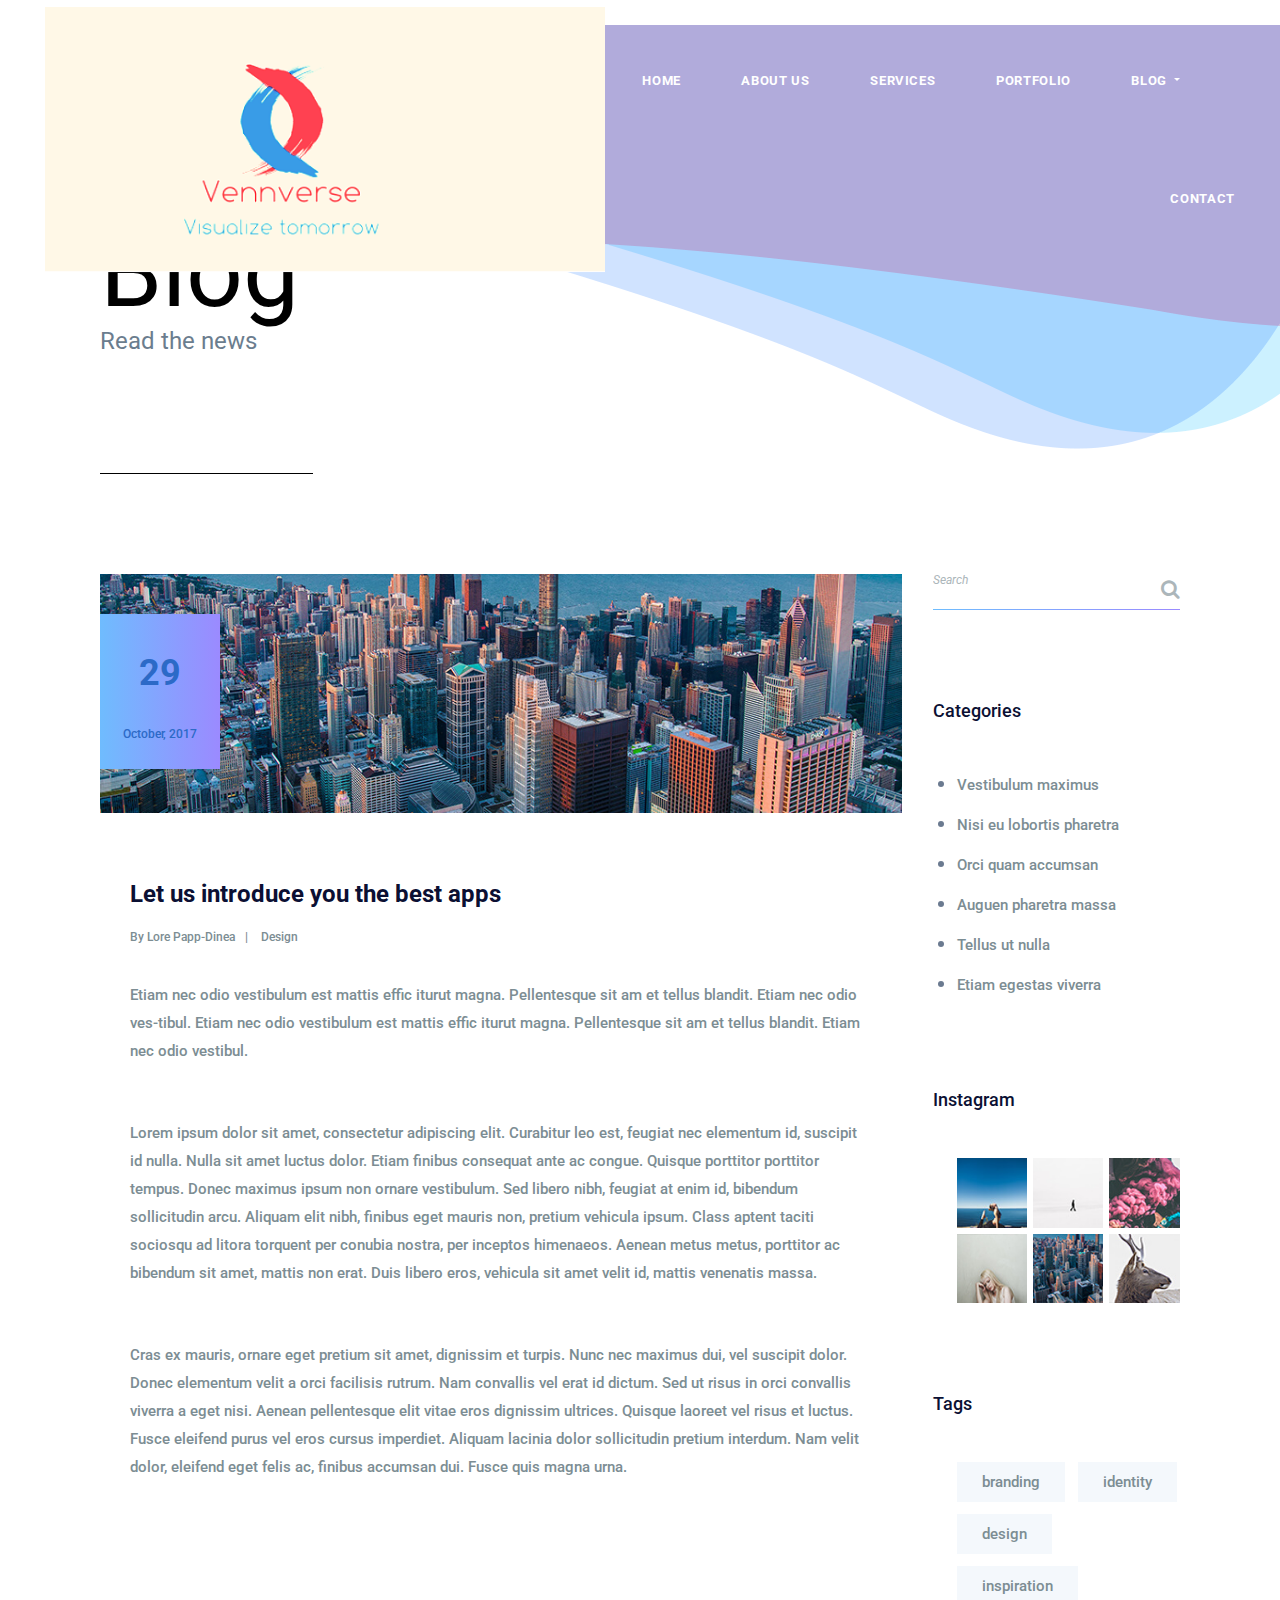
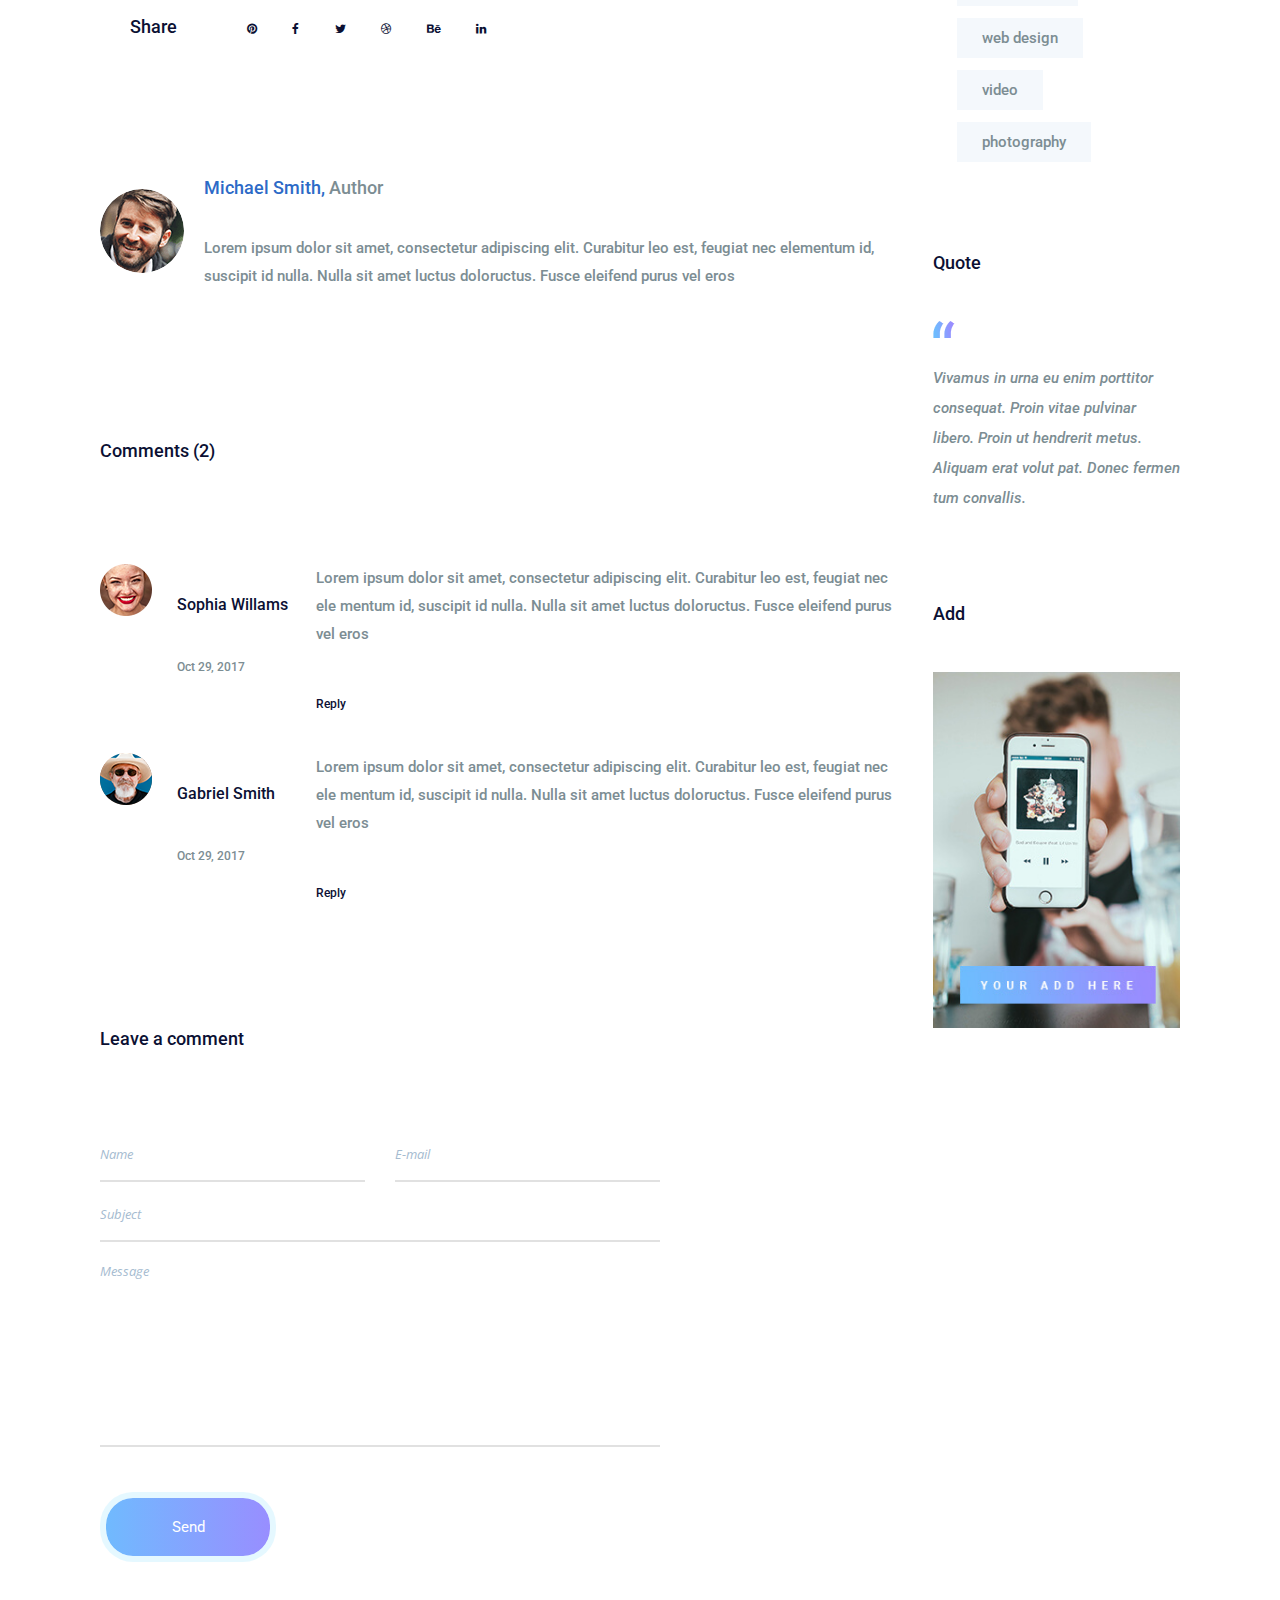
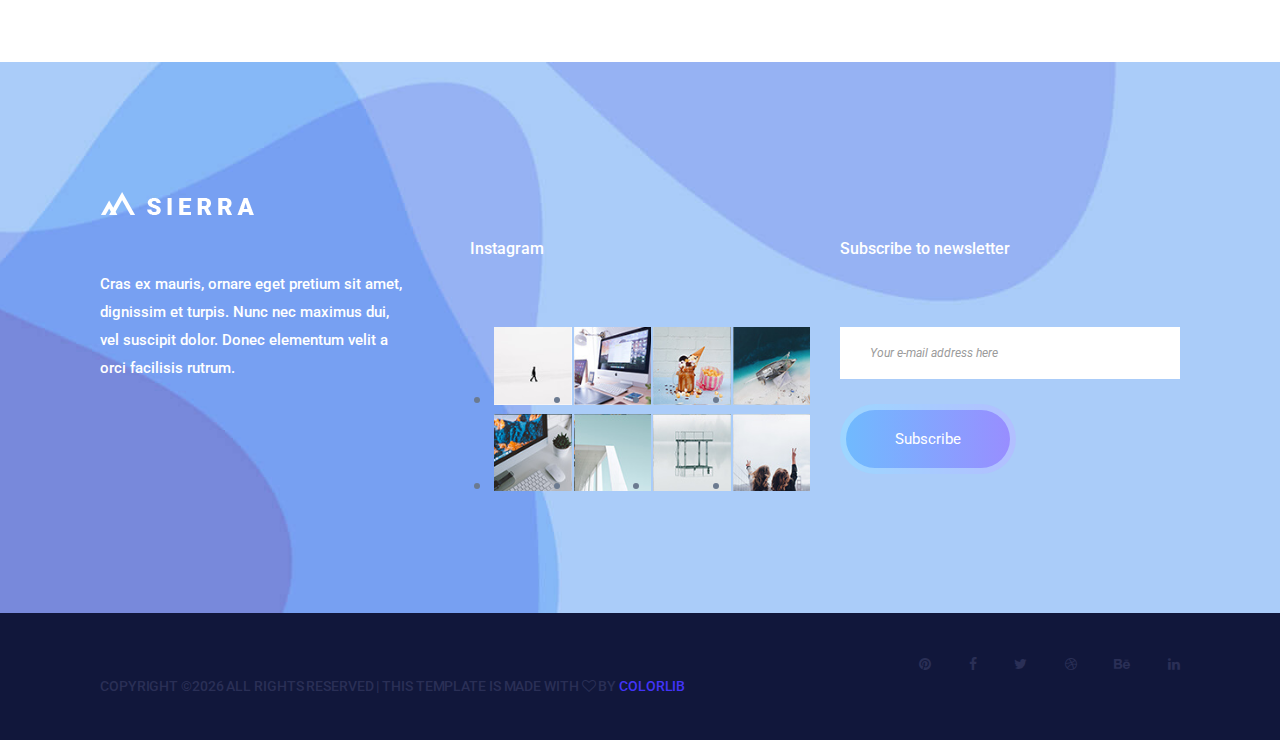
<file: single-blog.html>
<!DOCTYPE html>
<html lang="en">
    <head>
        <meta charset="utf-8">
        <meta http-equiv="X-UA-Compatible" content="IE=edge">
        <meta name="viewport" content="width=device-width, initial-scale=1">
        
        <link rel="icon" href="img/fav-icon.png" type="image/x-icon" />
        <!-- The above 3 meta tags *must* come first in the head; any other head content must come *after* these tags -->
        <title>Sierra</title>

        <!-- Icon css link -->
        <link href="css/font-awesome.min.css" rel="stylesheet">
        <!-- Bootstrap -->
        <link href="css/bootstrap.min.css" rel="stylesheet">
        
        <!-- Rev slider css -->
        <link href="vendors/revolution/css/settings.css" rel="stylesheet">
        <link href="vendors/revolution/css/layers.css" rel="stylesheet">
        <link href="vendors/revolution/css/navigation.css" rel="stylesheet">
        
        <!-- Extra plugin css -->
        <link href="vendors/owl-carousel/owl.carousel.min.css" rel="stylesheet">
        <link href="vendors/magnify-popup/magnific-popup.css" rel="stylesheet">
        
        
        <link href="css/style.css" rel="stylesheet">
        <link href="css/responsive.css" rel="stylesheet">

        <!-- HTML5 shim and Respond.js for IE8 support of HTML5 elements and media queries -->
        <!-- WARNING: Respond.js doesn't work if you view the page via file:// -->
        <!--[if lt IE 9]>
        <script src="https://oss.maxcdn.com/html5shiv/3.7.3/html5shiv.min.js"></script>
        <script src="https://oss.maxcdn.com/respond/1.4.2/respond.min.js"></script>
        <![endif]-->
    </head>
    <body>
        
        <!--================Header Menu Area =================-->
        <header class="main_menu_area">
            <nav class="navbar navbar-expand-lg navbar-light bg-light">
                <a class="navbar-brand" href="#"><img src="img/logo.png" alt=""></a>
                <button class="navbar-toggler" type="button" data-toggle="collapse" data-target="#navbarSupportedContent" aria-controls="navbarSupportedContent" aria-expanded="false" aria-label="Toggle navigation">
                    <span></span>
                    <span></span>
                    <span></span>
                </button>

                <div class="collapse navbar-collapse" id="navbarSupportedContent">
                    <ul class="navbar-nav">
                        <li class="nav-item"><a class="nav-link" href="index.html">Home</a></li>
                        <li class="nav-item"><a class="nav-link" href="about-us.html">About Us</a></li>
                        <li class="nav-item"><a class="nav-link" href="service.html">Services</a></li>
                        <li class="nav-item"><a class="nav-link" href="portfolio.html">Portfolio</a></li>
                        <li class="nav-item dropdown submenu active">
                            <a class="nav-link dropdown-toggle" href="#" id="navbarDropdown" role="button" data-toggle="dropdown" aria-haspopup="true" aria-expanded="false">
                            Blog
                            </a>
                            <ul class="dropdown-menu" aria-labelledby="navbarDropdown">
                                <li class="nav-item"><a class="nav-link" href="blog.html">Blog</a></li>
                                <li class="nav-item"><a class="nav-link" href="single-blog.html">Blog Details</a></li>
                                <li class="nav-item"><a class="nav-link" href="elements.html">Elements</a></li>
                            </ul>
                        </li>
                        <li class="nav-item"><a class="nav-link" href="contact.html">Contact</a></li>
                    </ul>
                </div>
            </nav>
        </header>
        <!--================End Header Menu Area =================-->
        
        <!--================Banner Area =================-->
        <section class="banner_area">
            <div class="container">
                <div class="banner_inner_text">
                    <h2>Blog</h2>
                    <p>Read the news</p>
                </div>
            </div>
        </section>
        <!--================End Banner Area =================-->
        
        <!--================Blog Main Area =================-->
        <section class="blog_main_area p_100">
            <div class="container">
                <div class="row">
                    <div class="col-lg-9">
                        <div class="single_blog_inner">
                            <div class="s_blog_main">
                                <div class="blog_img">
                                    <img class="img-fluid" src="img/blog/blog-1.jpg" alt="">
                                    <div class="blog_date">
                                        <h4>29</h4>
                                        <h5>October, 2017</h5>
                                    </div>
                                </div>
                                <div class="blog_text">
                                    <a href="#"><h4>Let us introduce you the best apps</h4></a>
                                    <div class="blog_author">
                                        <a href="#">By Lore Papp-Dinea</a>
                                        <a href="#">Design</a>
                                    </div>
                                    <p>Etiam nec odio vestibulum est mattis effic iturut magna. Pellentesque sit am et tellus blandit. Etiam nec odio ves-tibul. Etiam nec odio vestibulum est mattis effic iturut magna. Pellentesque sit am et tellus blandit. Etiam nec odio vestibul. </p>
                                    <p> Lorem ipsum dolor sit amet, consectetur adipiscing elit. Curabitur leo est, feugiat nec elementum id, suscipit id nulla. Nulla sit amet luctus dolor. Etiam finibus consequat ante ac congue. Quisque porttitor porttitor tempus. Donec maximus ipsum non ornare vestibulum. Sed libero nibh, feugiat at enim id, bibendum sollicitudin arcu. Aliquam elit nibh, finibus eget mauris non, pretium vehicula ipsum. Class aptent taciti sociosqu ad litora torquent per conubia nostra, per inceptos himenaeos. Aenean metus metus, porttitor ac bibendum sit amet, mattis non erat. Duis libero eros, vehicula sit amet velit id, mattis venenatis massa.</p>
                                    <p>Cras ex mauris, ornare eget pretium sit amet, dignissim et turpis. Nunc nec maximus dui, vel suscipit dolor. Donec elementum velit a orci facilisis rutrum. Nam convallis vel erat id dictum. Sed ut risus in orci convallis viverra a eget nisi. Aenean pellentesque elit vitae eros dignissim ultrices. Quisque laoreet vel risus et luctus. Fusce eleifend purus vel eros cursus imperdiet. Aliquam lacinia dolor sollicitudin pretium interdum. Nam velit dolor, eleifend eget felis ac, finibus accumsan dui. Fusce quis magna urna. </p>
                                </div>
                            </div>
                            <div class="s_blog_social">
                                <h3>Share</h3>
                                <ul>
                                    <li><a href="#"><i class="fa fa-pinterest" aria-hidden="true"></i></a></li>
                                    <li><a href="#"><i class="fa fa-facebook" aria-hidden="true"></i></a></li>
                                    <li><a href="#"><i class="fa fa-twitter" aria-hidden="true"></i></a></li>
                                    <li><a href="#"><i class="fa fa-dribbble" aria-hidden="true"></i></a></li>
                                    <li><a href="#"><i class="fa fa-behance" aria-hidden="true"></i></a></li>
                                    <li><a href="#"><i class="fa fa-linkedin" aria-hidden="true"></i></a></li>
                                </ul>
                            </div>
                            <div class="blog_author">
                                <div class="media">
                                    <div class="d-flex">
                                        <img class="rounded-circle" src="img/blog/blog-author.png" alt="">
                                    </div>
                                    <div class="media-body">
                                        <h4>Michael Smith, <span>Author</span></h4>
                                        <p> Lorem ipsum dolor sit amet, consectetur adipiscing elit. Curabitur leo est, feugiat nec elementum id, suscipit id nulla. Nulla sit amet luctus doloructus. Fusce eleifend purus vel eros </p>
                                    </div>
                                </div>
                            </div>
                            <div class="blog_comment">
                                <h3>Comments (2)</h3>
                                <div class="media">
                                    <img src="img/comment/comment-1.png" alt="">
                                    <div class="d-flex">
                                        <h4>Sophia Willams</h4>
                                        <h5>Oct 29, 2017</h5>
                                    </div>
                                    <div class="media-body">
                                        <p>Lorem ipsum dolor sit amet, consectetur adipiscing elit. Curabitur leo est, feugiat nec ele mentum id, suscipit id nulla. Nulla sit amet luctus doloructus. Fusce eleifend purus vel eros</p>
                                        <a href="#">Reply</a>
                                    </div>
                                </div>
                                <div class="media">
                                    <img src="img/comment/comment-2.png" alt="">
                                    <div class="d-flex">
                                        <h4>Gabriel Smith</h4>
                                        <h5>Oct 29, 2017</h5>
                                    </div>
                                    <div class="media-body">
                                        <p>Lorem ipsum dolor sit amet, consectetur adipiscing elit. Curabitur leo est, feugiat nec ele mentum id, suscipit id nulla. Nulla sit amet luctus doloructus. Fusce eleifend purus vel eros</p>
                                        <a href="#">Reply</a>
                                    </div>
                                </div>
                            </div>
                            <div class="blog_comment_form">
                                <h3>Leave a comment</h3>
                                <form class="row contact_us_form" action="contact_process.php" method="post" id="contactForm" novalidate="novalidate">
                                    <div class="form-group col-sm-6">
                                        <input type="text" class="form-control" id="name" name="name" placeholder="Name">
                                    </div>
                                    <div class="form-group col-sm-6">
                                        <input type="email" class="form-control" id="email" name="email" placeholder="E-mail">
                                    </div>
                                    <div class="form-group col-sm-12">
                                        <input type="text" class="form-control" id="subject" name="subject" placeholder="Subject">
                                    </div>
                                    <div class="form-group col-sm-12">
                                        <textarea class="form-control" name="message" id="message" rows="1" placeholder="Message"></textarea>
                                    </div>
                                    <div class="form-group col-sm-12">
                                        <button type="submit" value="submit" class="btn submit_btn form-control">Send</button>
                                    </div>
                                </form>
                            </div>
                        </div>
                    </div>
                    <div class="col-lg-3">
                        <div class="blog_right_sidebar">
                            <aside class="r_widget search_widget">
                                <div class="input-group">
                                    <input type="text" class="form-control" placeholder="Search" aria-label="Search">
                                    <span class="input-group-btn">
                                        <button class="btn btn-secondary" type="button"><i class="fa fa-search"></i></button>
                                    </span>
                                </div>
                            </aside>
                            <aside class="r_widget categories_widget">
                                <div class="r_w_title">
                                    <h3>Categories</h3>
                                </div>
                                <ul>
                                    <li><a href="#">Vestibulum maximus</a></li>
                                    <li><a href="#">Nisi eu lobortis pharetra</a></li>
                                    <li><a href="#">Orci quam accumsan</a></li>
                                    <li><a href="#">Auguen pharetra massa</a></li>
                                    <li><a href="#">Tellus ut nulla</a></li>
                                    <li><a href="#"> Etiam egestas viverra </a></li>
                                </ul>
                            </aside>
                            <aside class="r_widget insta_widget">
                                <div class="r_w_title">
                                    <h3>Instagram</h3>
                                </div>
                                <ul>
                                    <li><a href="https://www.instagram.com/?hl=en">
                                        <img class="img-fluid" src="img/instagram/right-instagram/r-in-1.jpg" alt="">
                                    </a></li>
                                    <li><a href="https://www.instagram.com/?hl=en">
                                        <img class="img-fluid" src="img/instagram/right-instagram/r-in-2.jpg" alt="">
                                    </a></li>
                                    <li><a href="https://www.instagram.com/?hl=en">
                                        <img class="img-fluid" src="img/instagram/right-instagram/r-in-3.jpg" alt="">
                                    </a></li>
                                    <li><a href="https://www.instagram.com/?hl=en">
                                        <img class="img-fluid" src="img/instagram/right-instagram/r-in-4.jpg" alt="">
                                    </a></li>
                                    <li><a href="https://www.instagram.com/?hl=en">
                                        <img class="img-fluid" src="img/instagram/right-instagram/r-in-5.jpg" alt="">
                                    </a></li>
                                    <li><a href="https://www.instagram.com/?hl=en">
                                        <img class="img-fluid" src="img/instagram/right-instagram/r-in-6.jpg" alt="">
                                    </a></li>
                                </ul>
                            </aside>
                            <aside class="r_widget tag_widget">
                                <div class="r_w_title">
                                    <h3>Tags</h3>
                                </div>
                                <ul>
                                    <li><a href="#">branding</a></li>
                                    <li><a href="#">identity</a></li>
                                    <li><a href="#">design</a></li>
                                    <li><a href="#">inspiration</a></li>
                                    <li><a href="#">web design</a></li>
                                    <li><a href="#">video</a></li>
                                    <li><a href="#">photography</a></li>
                                </ul>
                            </aside>
                            <aside class="r_widget quote_widget">
                                <div class="r_w_title">
                                    <h3>Quote</h3>
                                </div>
                                <img src="img/icon/quote-icon.png" alt="">
                                <p>Vivamus in urna eu enim porttitor consequat. Proin vitae pulvinar libero. Proin ut hendrerit metus. Aliquam erat volut pat. Donec fermen tum convallis.</p>
                            </aside>
                            <aside class="r_widget add_widget">
                                <div class="r_w_title">
                                    <h3>Add</h3>
                                </div>
                                <img class="img-fluid" src="img/add.jpg" alt="">
                            </aside>
                        </div>
                    </div>
                </div>
            </div>
        </section>
        <!--================End Blog Main Area =================-->
        
        <!--================Footer Area =================-->
        <footer class="footr_area">
            <div class="footer_widget_area">
                <div class="container">
                    <div class="row footer_widget_inner">
                        <div class="col-lg-4 col-sm-6">
                            <aside class="f_widget f_about_widget">
                                <img src="img/footer-logo.png" alt="">
                                <p>Cras ex mauris, ornare eget pretium sit amet, dignissim et turpis. Nunc nec maximus dui, vel suscipit dolor. Donec elementum velit a orci facilisis rutrum.</p>
                            </aside>
                        </div>
                        <div class="col-lg-4 col-sm-6">
                            <aside class="f_widget f_insta_widget">
                                <div class="f_title">
                                    <h3>Instagram</h3>
                                </div>
                                <ul>
                                    <li><a href="#"><img src="img/instagram/ins-1.jpg" alt=""></a></li>
                                    <li><a href="#"><img src="img/instagram/ins-2.jpg" alt=""></a></li>
                                    <li><a href="#"><img src="img/instagram/ins-3.jpg" alt=""></a></li>
                                    <li><a href="#"><img src="img/instagram/ins-4.jpg" alt=""></a></li>
                                    <li><a href="#"><img src="img/instagram/ins-5.jpg" alt=""></a></li>
                                    <li><a href="#"><img src="img/instagram/ins-6.jpg" alt=""></a></li>
                                    <li><a href="#"><img src="img/instagram/ins-7.jpg" alt=""></a></li>
                                    <li><a href="#"><img src="img/instagram/ins-8.jpg" alt=""></a></li>
                                </ul>
                            </aside>
                        </div>
                        <div class="col-lg-4 col-sm-6">
                            <aside class="f_widget f_subs_widget">
                                <div class="f_title">
                                    <h3>Subscribe to newsletter</h3>
                                </div>
                                <div class="input-group">
                                    <input type="text" class="form-control" placeholder="Your e-mail address here" aria-label="Your e-mail address here">
                                    <span class="input-group-btn">
                                        <button class="btn btn-secondary submit_btn" type="button">Subscribe</button>
                                    </span>
                                </div>
                            </aside>
                        </div>
                    </div>
                </div>
            </div>
            <div class="footer_copyright">
                <div class="container">
                    <div class="float-sm-left">
                        <h5><!-- Link back to Colorlib can't be removed. Template is licensed under CC BY 3.0. -->
Copyright &copy;<script>document.write(new Date().getFullYear());</script> All rights reserved | This template is made with <i class="fa fa-heart-o" aria-hidden="true"></i> by <a href="https://colorlib.com" target="_blank">Colorlib</a>
<!-- Link back to Colorlib can't be removed. Template is licensed under CC BY 3.0. --></h5>
                    </div>
                    <div class="float-sm-right">
                        <ul>
                            <li><a href="#"><i class="fa fa-pinterest"></i></a></li>
                            <li><a href="#"><i class="fa fa-facebook"></i></a></li>
                            <li><a href="#"><i class="fa fa-twitter"></i></a></li>
                            <li><a href="#"><i class="fa fa-dribbble"></i></a></li>
                            <li><a href="#"><i class="fa fa-behance"></i></a></li>
                            <li><a href="#"><i class="fa fa-linkedin"></i></a></li>
                        </ul>
                    </div>
                </div>
            </div>
        </footer>
        <!--================End Footer Area =================-->
        
        
        
        
        <!-- jQuery (necessary for Bootstrap's JavaScript plugins) -->
        <script src="js/jquery-3.2.1.min.js"></script>
        <!-- Include all compiled plugins (below), or include individual files as needed -->
        <script src="js/popper.min.js"></script>
        <script src="js/bootstrap.min.js"></script>
        <!-- Rev slider js -->
        <script src="vendors/revolution/js/jquery.themepunch.tools.min.js"></script>
        <script src="vendors/revolution/js/jquery.themepunch.revolution.min.js"></script>
        <script src="vendors/revolution/js/extensions/revolution.extension.actions.min.js"></script>
        <script src="vendors/revolution/js/extensions/revolution.extension.video.min.js"></script>
        <script src="vendors/revolution/js/extensions/revolution.extension.slideanims.min.js"></script>
        <script src="vendors/revolution/js/extensions/revolution.extension.layeranimation.min.js"></script>
        <script src="vendors/revolution/js/extensions/revolution.extension.navigation.min.js"></script>
        <script src="vendors/revolution/js/extensions/revolution.extension.slideanims.min.js"></script>
        <!-- Extra plugin css -->
        <script src="vendors/counterup/jquery.waypoints.min.js"></script>
        <script src="vendors/counterup/jquery.counterup.min.js"></script> 
        <script src="vendors/counterup/apear.js"></script>
        <script src="vendors/counterup/countto.js"></script>
        <script src="vendors/owl-carousel/owl.carousel.min.js"></script>
        <script src="vendors/magnify-popup/jquery.magnific-popup.min.js"></script>
        <script src="js/smoothscroll.js"></script>
        <script src="vendors/circle-bar/circle-progress.min.js"></script>
        <script src="vendors/circle-bar/plugins.js"></script>
        <script src="vendors/isotope/imagesloaded.pkgd.min.js"></script>
        <script src="vendors/isotope/isotope.pkgd.min.js"></script>
        
        <script src="js/circle-active.js"></script>
        <script src="js/theme.js"></script>
    </body>
</html>
</file>
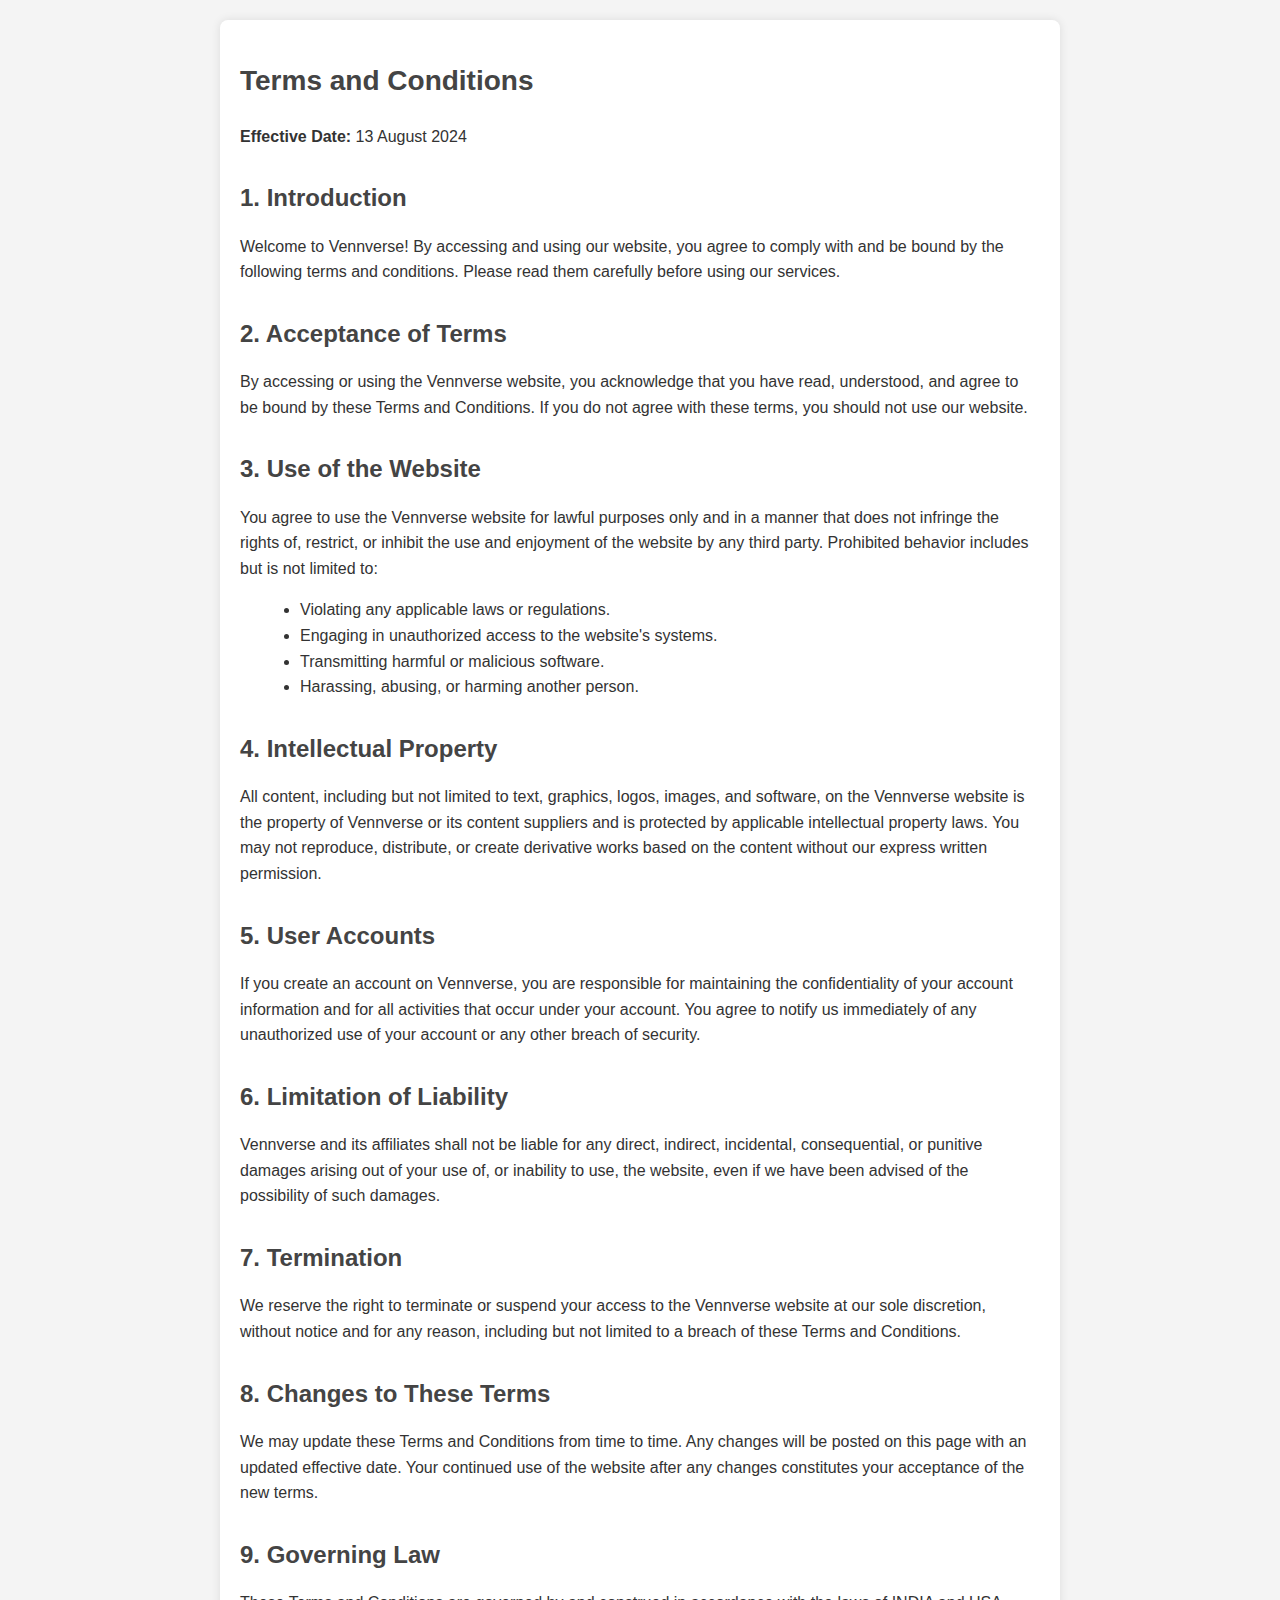
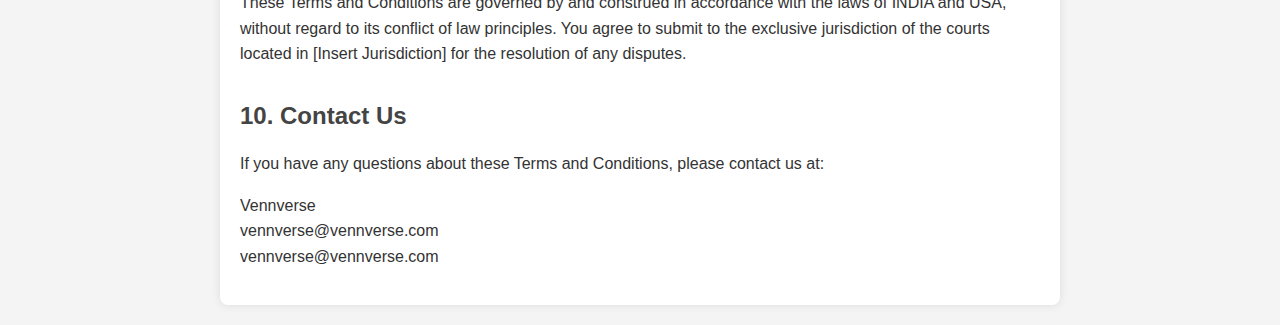
<file: termsandcondition.html>
<!DOCTYPE html>
<html lang="en">
<head>
    <meta charset="UTF-8">
    <meta name="viewport" content="width=device-width, initial-scale=1.0">
    <title>Terms and Conditions | Vennverse</title>
    <style>
        body {
            font-family: Arial, sans-serif;
            line-height: 1.6;
            margin: 0;
            padding: 20px;
            background-color: #f4f4f4;
            color: #333;
        }
        .container {
            max-width: 800px;
            margin: auto;
            background: #fff;
            padding: 20px;
            border-radius: 8px;
            box-shadow: 0 0 10px rgba(0, 0, 0, 0.1);
        }
        h1, h2 {
            color: #444;
        }
        h1 {
            font-size: 28px;
            margin-bottom: 20px;
        }
        h2 {
            font-size: 24px;
            margin-top: 30px;
            margin-bottom: 15px;
        }
        p {
            margin-bottom: 15px;
        }
        ul {
            list-style-type: disc;
            margin-left: 20px;
        }
        a {
            color: #007BFF;
            text-decoration: none;
        }
        a:hover {
            text-decoration: underline;
        }
    </style>
</head>
<body>
    <div class="container">
        <h1>Terms and Conditions</h1>
        <p><strong>Effective Date:</strong> 13 August 2024</p>

        <h2>1. Introduction</h2>
        <p>Welcome to Vennverse! By accessing and using our website, you agree to comply with and be bound by the following terms and conditions. Please read them carefully before using our services.</p>

        <h2>2. Acceptance of Terms</h2>
        <p>By accessing or using the Vennverse website, you acknowledge that you have read, understood, and agree to be bound by these Terms and Conditions. If you do not agree with these terms, you should not use our website.</p>

        <h2>3. Use of the Website</h2>
        <p>You agree to use the Vennverse website for lawful purposes only and in a manner that does not infringe the rights of, restrict, or inhibit the use and enjoyment of the website by any third party. Prohibited behavior includes but is not limited to:</p>
        <ul>
            <li>Violating any applicable laws or regulations.</li>
            <li>Engaging in unauthorized access to the website's systems.</li>
            <li>Transmitting harmful or malicious software.</li>
            <li>Harassing, abusing, or harming another person.</li>
        </ul>

        <h2>4. Intellectual Property</h2>
        <p>All content, including but not limited to text, graphics, logos, images, and software, on the Vennverse website is the property of Vennverse or its content suppliers and is protected by applicable intellectual property laws. You may not reproduce, distribute, or create derivative works based on the content without our express written permission.</p>

        <h2>5. User Accounts</h2>
        <p>If you create an account on Vennverse, you are responsible for maintaining the confidentiality of your account information and for all activities that occur under your account. You agree to notify us immediately of any unauthorized use of your account or any other breach of security.</p>

        <h2>6. Limitation of Liability</h2>
        <p>Vennverse and its affiliates shall not be liable for any direct, indirect, incidental, consequential, or punitive damages arising out of your use of, or inability to use, the website, even if we have been advised of the possibility of such damages.</p>

        <h2>7. Termination</h2>
        <p>We reserve the right to terminate or suspend your access to the Vennverse website at our sole discretion, without notice and for any reason, including but not limited to a breach of these Terms and Conditions.</p>

        <h2>8. Changes to These Terms</h2>
        <p>We may update these Terms and Conditions from time to time. Any changes will be posted on this page with an updated effective date. Your continued use of the website after any changes constitutes your acceptance of the new terms.</p>

        <h2>9. Governing Law</h2>
        <p>These Terms and Conditions are governed by and construed in accordance with the laws of INDIA and USA, without regard to its conflict of law principles. You agree to submit to the exclusive jurisdiction of the courts located in [Insert Jurisdiction] for the resolution of any disputes.</p>

        <h2>10. Contact Us</h2>
        <p>If you have any questions about these Terms and Conditions, please contact us at:</p>
        <p>Vennverse<br>
        vennverse@vennverse.com<br>
        
        vennverse@vennverse.com</p>
    </div>
</body>
</html>
</file>
<file: vendors/revolution/css/settings.css>
/*-----------------------------------------------------------------------------

-	Revolution Slider 5.0 Default Style Settings -

Screen Stylesheet

version:   	5.3.1
date:      	07/12/15
author:		themepunch
email:     	info@themepunch.com
website:   	http://www.themepunch.com
-----------------------------------------------------------------------------*/

#debungcontrolls,.debugtimeline{width:100%;box-sizing:border-box}.rev_column,.rev_column .tp-parallax-wrap,.tp-svg-layer svg{vertical-align:top}#debungcontrolls{z-index:100000;position:fixed;bottom:0;height:auto;background:rgba(0,0,0,.6);padding:10px}.debugtimeline{height:10px;position:relative;margin-bottom:3px;display:none;white-space:nowrap}.debugtimeline:hover{height:15px}.the_timeline_tester{background:#e74c3c;position:absolute;top:0;left:0;height:100%;width:0}.debugtimeline.tl_slide .the_timeline_tester{background:#f39c12}.debugtimeline.tl_frame .the_timeline_tester{background:#3498db}.debugtimline_txt{color:#fff;font-weight:400;font-size:7px;position:absolute;left:10px;top:0;white-space:nowrap;line-height:10px}.rtl{direction:rtl}@font-face{font-family:revicons;src:url(../fonts/revicons/revicons.eot?5510888);src:url(../fonts/revicons/revicons.eot?5510888#iefix) format('embedded-opentype'),url(../fonts/revicons/revicons.woff?5510888) format('woff'),url(../fonts/revicons/revicons.ttf?5510888) format('truetype'),url(../fonts/revicons/revicons.svg?5510888#revicons) format('svg');font-weight:400;font-style:normal}[class*=" revicon-"]:before,[class^=revicon-]:before{font-family:revicons;font-style:normal;font-weight:400;speak:none;display:inline-block;text-decoration:inherit;width:1em;margin-right:.2em;text-align:center;font-variant:normal;text-transform:none;line-height:1em;margin-left:.2em}.revicon-search-1:before{content:'\e802'}.revicon-pencil-1:before{content:'\e831'}.revicon-picture-1:before{content:'\e803'}.revicon-cancel:before{content:'\e80a'}.revicon-info-circled:before{content:'\e80f'}.revicon-trash:before{content:'\e801'}.revicon-left-dir:before{content:'\e817'}.revicon-right-dir:before{content:'\e818'}.revicon-down-open:before{content:'\e83b'}.revicon-left-open:before{content:'\e819'}.revicon-right-open:before{content:'\e81a'}.revicon-angle-left:before{content:'\e820'}.revicon-angle-right:before{content:'\e81d'}.revicon-left-big:before{content:'\e81f'}.revicon-right-big:before{content:'\e81e'}.revicon-magic:before{content:'\e807'}.revicon-picture:before{content:'\e800'}.revicon-export:before{content:'\e80b'}.revicon-cog:before{content:'\e832'}.revicon-login:before{content:'\e833'}.revicon-logout:before{content:'\e834'}.revicon-video:before{content:'\e805'}.revicon-arrow-combo:before{content:'\e827'}.revicon-left-open-1:before{content:'\e82a'}.revicon-right-open-1:before{content:'\e82b'}.revicon-left-open-mini:before{content:'\e822'}.revicon-right-open-mini:before{content:'\e823'}.revicon-left-open-big:before{content:'\e824'}.revicon-right-open-big:before{content:'\e825'}.revicon-left:before{content:'\e836'}.revicon-right:before{content:'\e826'}.revicon-ccw:before{content:'\e808'}.revicon-arrows-ccw:before{content:'\e806'}.revicon-palette:before{content:'\e829'}.revicon-list-add:before{content:'\e80c'}.revicon-doc:before{content:'\e809'}.revicon-left-open-outline:before{content:'\e82e'}.revicon-left-open-2:before{content:'\e82c'}.revicon-right-open-outline:before{content:'\e82f'}.revicon-right-open-2:before{content:'\e82d'}.revicon-equalizer:before{content:'\e83a'}.revicon-layers-alt:before{content:'\e804'}.revicon-popup:before{content:'\e828'}.rev_slider_wrapper{position:relative;z-index:0;width:100%}.rev_slider{position:relative;overflow:visible}.entry-content .rev_slider a,.rev_slider a{box-shadow:none}.tp-overflow-hidden{overflow:hidden!important}.group_ov_hidden{overflow:hidden}.rev_slider img,.tp-simpleresponsive img{max-width:none!important;transition:none;margin:0;padding:0;border:none}.rev_slider .no-slides-text{font-weight:700;text-align:center;padding-top:80px}.rev_slider>ul,.rev_slider>ul>li,.rev_slider>ul>li:before,.rev_slider_wrapper>ul,.tp-revslider-mainul>li,.tp-revslider-mainul>li:before,.tp-simpleresponsive>ul,.tp-simpleresponsive>ul>li,.tp-simpleresponsive>ul>li:before{list-style:none!important;position:absolute;margin:0!important;padding:0!important;overflow-x:visible;overflow-y:visible;background-image:none;background-position:0 0;text-indent:0;top:0;left:0}.rev_slider>ul>li,.rev_slider>ul>li:before,.tp-revslider-mainul>li,.tp-revslider-mainul>li:before,.tp-simpleresponsive>ul>li,.tp-simpleresponsive>ul>li:before{visibility:hidden}.tp-revslider-mainul,.tp-revslider-slidesli{padding:0!important;margin:0!important;list-style:none!important}.fullscreen-container,.fullwidthbanner-container{padding:0;position:relative}.rev_slider li.tp-revslider-slidesli{position:absolute!important}.tp-caption .rs-untoggled-content{display:block}.tp-caption .rs-toggled-content{display:none}.rs-toggle-content-active.tp-caption .rs-toggled-content{display:block}.rs-toggle-content-active.tp-caption .rs-untoggled-content{display:none}.rev_slider .caption,.rev_slider .tp-caption{position:relative;visibility:hidden;white-space:nowrap;display:block;-webkit-font-smoothing:antialiased!important;z-index:1}.rev_slider .caption,.rev_slider .tp-caption,.tp-simpleresponsive img{-moz-user-select:none;-khtml-user-select:none;-webkit-user-select:none;-o-user-select:none}.rev_slider .tp-mask-wrap .tp-caption,.rev_slider .tp-mask-wrap :last-child,.wpb_text_column .rev_slider .tp-mask-wrap .tp-caption,.wpb_text_column .rev_slider .tp-mask-wrap :last-child{margin-bottom:0}.tp-svg-layer svg{width:100%;height:100%;position:relative}.tp-carousel-wrapper{cursor:url(openhand.cur),move}.tp-carousel-wrapper.dragged{cursor:url(closedhand.cur),move}.tp_inner_padding{box-sizing:border-box;max-height:none!important}.tp-caption.tp-layer-selectable{-moz-user-select:all;-khtml-user-select:all;-webkit-user-select:all;-o-user-select:all}.tp-caption.tp-hidden-caption,.tp-forcenotvisible,.tp-hide-revslider,.tp-parallax-wrap.tp-hidden-caption{visibility:hidden!important;display:none!important}.rev_slider audio,.rev_slider embed,.rev_slider iframe,.rev_slider object,.rev_slider video{max-width:none!important}.tp-element-background{position:absolute;top:0;left:0;width:100%;height:100%;z-index:0}.rev_row_zone{position:absolute;width:100%;left:0;box-sizing:border-box;min-height:50px;font-size:0}.rev_column_inner,.rev_slider .tp-caption.rev_row{position:relative;width:100%!important;box-sizing:border-box}.rev_row_zone_top{top:0}.rev_row_zone_middle{top:50%;transform:translateY(-50%)}.rev_row_zone_bottom{bottom:0}.rev_slider .tp-caption.rev_row{display:table;table-layout:fixed;vertical-align:top;height:auto!important;font-size:0}.rev_column{display:table-cell;position:relative;height:auto;box-sizing:border-box;font-size:0}.rev_column_inner{display:block;height:auto!important;white-space:normal!important}.rev_column_bg{width:100%;height:100%;position:absolute;top:0;left:0;z-index:0;box-sizing:border-box;background-clip:content-box;border:0 solid transparent}.tp-caption .backcorner,.tp-caption .backcornertop,.tp-caption .frontcorner,.tp-caption .frontcornertop{height:0;top:0;width:0;position:absolute}.rev_column_inner .tp-loop-wrap,.rev_column_inner .tp-mask-wrap,.rev_column_inner .tp-parallax-wrap{text-align:inherit}.rev_column_inner .tp-mask-wrap{display:inline-block}.rev_column_inner .tp-parallax-wrap,.rev_column_inner .tp-parallax-wrap .tp-loop-wrap,.rev_column_inner .tp-parallax-wrap .tp-mask-wrap{position:relative!important;left:auto!important;top:auto!important;line-height:0}.tp-video-play-button,.tp-video-play-button i{line-height:50px!important;vertical-align:top;text-align:center}.rev_column_inner .rev_layer_in_column,.rev_column_inner .tp-parallax-wrap,.rev_column_inner .tp-parallax-wrap .tp-loop-wrap,.rev_column_inner .tp-parallax-wrap .tp-mask-wrap{vertical-align:top}.rev_break_columns{display:block!important}.rev_break_columns .tp-parallax-wrap.rev_column{display:block!important;width:100%!important}.fullwidthbanner-container{overflow:hidden}.fullwidthbanner-container .fullwidthabanner{width:100%;position:relative}.tp-static-layers{position:absolute;z-index:101;top:0;left:0}.tp-caption .frontcorner{border-left:40px solid transparent;border-right:0 solid transparent;border-top:40px solid #00A8FF;left:-40px}.tp-caption .backcorner{border-left:0 solid transparent;border-right:40px solid transparent;border-bottom:40px solid #00A8FF;right:0}.tp-caption .frontcornertop{border-left:40px solid transparent;border-right:0 solid transparent;border-bottom:40px solid #00A8FF;left:-40px}.tp-caption .backcornertop{border-left:0 solid transparent;border-right:40px solid transparent;border-top:40px solid #00A8FF;right:0}.tp-layer-inner-rotation{position:relative!important}img.tp-slider-alternative-image{width:100%;height:auto}.caption.fullscreenvideo,.rs-background-video-layer,.tp-caption.coverscreenvideo,.tp-caption.fullscreenvideo{width:100%;height:100%;top:0;left:0;position:absolute}.noFilterClass{filter:none!important}.rs-background-video-layer{visibility:hidden;z-index:0}.caption.fullscreenvideo audio,.caption.fullscreenvideo iframe,.caption.fullscreenvideo video,.tp-caption.fullscreenvideo iframe,.tp-caption.fullscreenvideo iframe audio,.tp-caption.fullscreenvideo iframe video{width:100%!important;height:100%!important;display:none}.fullcoveredvideo audio,.fullscreenvideo audio .fullcoveredvideo video,.fullscreenvideo video{background:#000}.fullcoveredvideo .tp-poster{background-position:center center;background-size:cover;width:100%;height:100%;top:0;left:0}.videoisplaying .html5vid .tp-poster{display:none}.tp-video-play-button{background:#000;background:rgba(0,0,0,.3);border-radius:5px;position:absolute;top:50%;left:50%;color:#FFF;margin-top:-25px;margin-left:-25px;cursor:pointer;width:50px;height:50px;box-sizing:border-box;display:inline-block;z-index:4;opacity:0;transition:opacity .3s ease-out!important}.tp-audio-html5 .tp-video-play-button,.tp-hiddenaudio{display:none!important}.tp-caption .html5vid{width:100%!important;height:100%!important}.tp-video-play-button i{width:50px;height:50px;display:inline-block;font-size:40px!important}.rs-fullvideo-cover,.tp-dottedoverlay,.tp-shadowcover{height:100%;top:0;left:0;position:absolute}.tp-caption:hover .tp-video-play-button{opacity:1;display:block}.tp-caption .tp-revstop{display:none;border-left:5px solid #fff!important;border-right:5px solid #fff!important;margin-top:15px!important;line-height:20px!important;vertical-align:top;font-size:25px!important}.tp-seek-bar,.tp-video-button,.tp-volume-bar{outline:0;line-height:12px;margin:0;cursor:pointer}.videoisplaying .revicon-right-dir{display:none}.videoisplaying .tp-revstop{display:inline-block}.videoisplaying .tp-video-play-button{display:none}.fullcoveredvideo .tp-video-play-button{display:none!important}.fullscreenvideo .fullscreenvideo audio,.fullscreenvideo .fullscreenvideo video{object-fit:contain!important}.fullscreenvideo .fullcoveredvideo audio,.fullscreenvideo .fullcoveredvideo video{object-fit:cover!important}.tp-video-controls{position:absolute;bottom:0;left:0;right:0;padding:5px;opacity:0;transition:opacity .3s;background-image:linear-gradient(to bottom,#000 13%,#323232 100%);display:table;max-width:100%;overflow:hidden;box-sizing:border-box}.rev-btn.rev-hiddenicon i,.rev-btn.rev-withicon i{transition:all .2s ease-out!important;font-size:15px}.tp-caption:hover .tp-video-controls{opacity:.9}.tp-video-button{background:rgba(0,0,0,.5);border:0;border-radius:3px;font-size:12px;color:#fff;padding:0}.tp-video-button:hover{cursor:pointer}.tp-video-button-wrap,.tp-video-seek-bar-wrap,.tp-video-vol-bar-wrap{padding:0 5px;display:table-cell;vertical-align:middle}.tp-video-seek-bar-wrap{width:80%}.tp-video-vol-bar-wrap{width:20%}.tp-seek-bar,.tp-volume-bar{width:100%;padding:0}.rs-fullvideo-cover{width:100%;background:0 0;z-index:5}.disabled_lc .tp-video-play-button,.rs-background-video-layer audio::-webkit-media-controls,.rs-background-video-layer video::-webkit-media-controls,.rs-background-video-layer video::-webkit-media-controls-start-playback-button{display:none!important}.tp-audio-html5 .tp-video-controls{opacity:1!important;visibility:visible!important}.tp-dottedoverlay{background-repeat:repeat;width:100%;z-index:3}.tp-dottedoverlay.twoxtwo{background:url(../assets/gridtile.png)}.tp-dottedoverlay.twoxtwowhite{background:url(../assets/gridtile_white.png)}.tp-dottedoverlay.threexthree{background:url(../assets/gridtile_3x3.png)}.tp-dottedoverlay.threexthreewhite{background:url(../assets/gridtile_3x3_white.png)}.tp-shadowcover{width:100%;background:#fff;z-index:-1}.tp-shadow1{box-shadow:0 10px 6px -6px rgba(0,0,0,.8)}.tp-shadow2:after,.tp-shadow2:before,.tp-shadow3:before,.tp-shadow4:after{z-index:-2;position:absolute;content:"";bottom:10px;left:10px;width:50%;top:85%;max-width:300px;background:0 0;box-shadow:0 15px 10px rgba(0,0,0,.8);transform:rotate(-3deg)}.tp-shadow2:after,.tp-shadow4:after{transform:rotate(3deg);right:10px;left:auto}.tp-shadow5{position:relative;box-shadow:0 1px 4px rgba(0,0,0,.3),0 0 40px rgba(0,0,0,.1) inset}.tp-shadow5:after,.tp-shadow5:before{content:"";position:absolute;z-index:-2;box-shadow:0 0 25px 0 rgba(0,0,0,.6);top:30%;bottom:0;left:20px;right:20px;border-radius:100px/20px}.tp-button{padding:6px 13px 5px;border-radius:3px;height:30px;cursor:pointer;color:#fff!important;text-shadow:0 1px 1px rgba(0,0,0,.6)!important;font-size:15px;line-height:45px!important;font-family:arial,sans-serif;font-weight:700;letter-spacing:-1px;text-decoration:none}.tp-button.big{color:#fff;text-shadow:0 1px 1px rgba(0,0,0,.6);font-weight:700;padding:9px 20px;font-size:19px;line-height:57px!important}.purchase:hover,.tp-button.big:hover,.tp-button:hover{background-position:bottom,15px 11px}.purchase.green,.purchase:hover.green,.tp-button.green,.tp-button:hover.green{background-color:#21a117;box-shadow:0 3px 0 0 #104d0b}.purchase.blue,.purchase:hover.blue,.tp-button.blue,.tp-button:hover.blue{background-color:#1d78cb;box-shadow:0 3px 0 0 #0f3e68}.purchase.red,.purchase:hover.red,.tp-button.red,.tp-button:hover.red{background-color:#cb1d1d;box-shadow:0 3px 0 0 #7c1212}.purchase.orange,.purchase:hover.orange,.tp-button.orange,.tp-button:hover.orange{background-color:#f70;box-shadow:0 3px 0 0 #a34c00}.purchase.darkgrey,.purchase:hover.darkgrey,.tp-button.darkgrey,.tp-button.grey,.tp-button:hover.darkgrey,.tp-button:hover.grey{background-color:#555;box-shadow:0 3px 0 0 #222}.purchase.lightgrey,.purchase:hover.lightgrey,.tp-button.lightgrey,.tp-button:hover.lightgrey{background-color:#888;box-shadow:0 3px 0 0 #555}.rev-btn,.rev-btn:visited{outline:0!important;box-shadow:none!important;text-decoration:none!important;line-height:44px;font-size:17px;font-weight:500;padding:12px 35px;box-sizing:border-box;font-family:Roboto,sans-serif;cursor:pointer}.rev-btn.rev-uppercase,.rev-btn.rev-uppercase:visited{text-transform:uppercase;letter-spacing:1px;font-size:15px;font-weight:900}.rev-btn.rev-withicon i{font-weight:400;position:relative;top:0;margin-left:10px!important}.rev-btn.rev-hiddenicon i{font-weight:400;position:relative;top:0;opacity:0;margin-left:0!important;width:0!important}.rev-btn.rev-hiddenicon:hover i{opacity:1!important;margin-left:10px!important;width:auto!important}.rev-btn.rev-medium,.rev-btn.rev-medium:visited{line-height:36px;font-size:14px;padding:10px 30px}.rev-btn.rev-medium.rev-hiddenicon i,.rev-btn.rev-medium.rev-withicon i{font-size:14px;top:0}.rev-btn.rev-small,.rev-btn.rev-small:visited{line-height:28px;font-size:12px;padding:7px 20px}.rev-btn.rev-small.rev-hiddenicon i,.rev-btn.rev-small.rev-withicon i{font-size:12px;top:0}.rev-maxround{border-radius:30px}.rev-minround{border-radius:3px}.rev-burger{position:relative;width:60px;height:60px;box-sizing:border-box;padding:22px 0 0 14px;border-radius:50%;border:1px solid rgba(51,51,51,.25);-webkit-tap-highlight-color:transparent;cursor:pointer}.rev-burger span{display:block;width:30px;height:3px;background:#333;transition:.7s;pointer-events:none;transform-style:flat!important}.rev-burger.revb-white span,.rev-burger.revb-whitenoborder span{background:#fff}.rev-burger span:nth-child(2){margin:3px 0}#dialog_addbutton .rev-burger:hover :first-child,.open .rev-burger :first-child,.open.rev-burger :first-child{transform:translateY(6px) rotate(-45deg)}#dialog_addbutton .rev-burger:hover :nth-child(2),.open .rev-burger :nth-child(2),.open.rev-burger :nth-child(2){transform:rotate(-45deg);opacity:0}#dialog_addbutton .rev-burger:hover :last-child,.open .rev-burger :last-child,.open.rev-burger :last-child{transform:translateY(-6px) rotate(-135deg)}.rev-burger.revb-white{border:2px solid rgba(255,255,255,.2)}.rev-burger.revb-darknoborder,.rev-burger.revb-whitenoborder{border:0}.rev-burger.revb-darknoborder span{background:#333}.rev-burger.revb-whitefull{background:#fff;border:none}.rev-burger.revb-whitefull span{background:#333}.rev-burger.revb-darkfull{background:#333;border:none}.rev-burger.revb-darkfull span,.rev-scroll-btn.revs-fullwhite{background:#fff}@keyframes rev-ani-mouse{0%{opacity:1;top:29%}15%{opacity:1;top:50%}50%{opacity:0;top:50%}100%{opacity:0;top:29%}}.rev-scroll-btn{display:inline-block;position:relative;left:0;right:0;text-align:center;cursor:pointer;width:35px;height:55px;box-sizing:border-box;border:3px solid #fff;border-radius:23px}.rev-scroll-btn>*{display:inline-block;line-height:18px;font-size:13px;font-weight:400;color:#fff;font-family:proxima-nova,"Helvetica Neue",Helvetica,Arial,sans-serif;letter-spacing:2px}.rev-scroll-btn>.active,.rev-scroll-btn>:focus,.rev-scroll-btn>:hover{color:#fff}.rev-scroll-btn>.active,.rev-scroll-btn>:active,.rev-scroll-btn>:focus,.rev-scroll-btn>:hover{opacity:.8}.rev-scroll-btn.revs-fullwhite span{background:#333}.rev-scroll-btn.revs-fulldark{background:#333;border:none}.rev-scroll-btn.revs-fulldark span,.tp-bullet{background:#fff}.rev-scroll-btn span{position:absolute;display:block;top:29%;left:50%;width:8px;height:8px;margin:-4px 0 0 -4px;background:#fff;border-radius:50%;animation:rev-ani-mouse 2.5s linear infinite}.rev-scroll-btn.revs-dark{border-color:#333}.rev-scroll-btn.revs-dark span{background:#333}.rev-control-btn{position:relative;display:inline-block;z-index:5;color:#FFF;font-size:20px;line-height:60px;font-weight:400;font-style:normal;font-family:Raleway;text-decoration:none;text-align:center;background-color:#000;border-radius:50px;text-shadow:none;background-color:rgba(0,0,0,.5);width:60px;height:60px;box-sizing:border-box;cursor:pointer}.rev-cbutton-dark-sr,.rev-cbutton-light-sr{border-radius:3px}.rev-cbutton-light,.rev-cbutton-light-sr{color:#333;background-color:rgba(255,255,255,.75)}.rev-sbutton{line-height:37px;width:37px;height:37px}.rev-sbutton-blue{background-color:#3B5998}.rev-sbutton-lightblue{background-color:#00A0D1}.rev-sbutton-red{background-color:#DD4B39}.tp-bannertimer{visibility:hidden;width:100%;height:5px;background:#000;background:rgba(0,0,0,.15);position:absolute;z-index:200;top:0}.tp-bannertimer.tp-bottom{top:auto;bottom:0!important;height:5px}.tp-caption img{background:0 0;-ms-filter:"progid:DXImageTransform.Microsoft.gradient(startColorstr=#00FFFFFF,endColorstr=#00FFFFFF)";filter:progid:DXImageTransform.Microsoft.gradient(startColorstr=#00FFFFFF, endColorstr=#00FFFFFF);zoom:1}.caption.slidelink a div,.tp-caption.slidelink a div{width:3000px;height:1500px;background:url(../assets/coloredbg.png)}.tp-caption.slidelink a span{background:url(../assets/coloredbg.png)}.tp-loader.spinner0,.tp-loader.spinner5{background-image:url(../assets/loader.gif);background-repeat:no-repeat}.tp-shape{width:100%;height:100%}.tp-caption .rs-starring{display:inline-block}.tp-caption .rs-starring .star-rating{float:none;display:inline-block;vertical-align:top;color:#FFC321!important}.tp-caption .rs-starring .star-rating,.tp-caption .rs-starring-page .star-rating{position:relative;height:1em;width:5.4em;font-family:star;font-size:1em!important}.tp-loader.spinner0,.tp-loader.spinner1{width:40px;height:40px;margin-top:-20px;margin-left:-20px;animation:tp-rotateplane 1.2s infinite ease-in-out;background-color:#fff;border-radius:3px;box-shadow:0 0 20px 0 rgba(0,0,0,.15)}.tp-caption .rs-starring .star-rating:before,.tp-caption .rs-starring-page .star-rating:before{content:"\73\73\73\73\73";color:#E0DADF;float:left;top:0;left:0;position:absolute}.tp-caption .rs-starring .star-rating span{overflow:hidden;float:left;top:0;left:0;position:absolute;padding-top:1.5em;font-size:1em!important}.tp-caption .rs-starring .star-rating span:before{content:"\53\53\53\53\53";top:0;position:absolute;left:0}.tp-loader{top:50%;left:50%;z-index:10000;position:absolute}.tp-loader.spinner0{background-position:center center}.tp-loader.spinner5{background-position:10px 10px;background-color:#fff;margin:-22px;width:44px;height:44px;border-radius:3px}@keyframes tp-rotateplane{0%{transform:perspective(120px) rotateX(0) rotateY(0)}50%{transform:perspective(120px) rotateX(-180.1deg) rotateY(0)}100%{transform:perspective(120px) rotateX(-180deg) rotateY(-179.9deg)}}.tp-loader.spinner2{width:40px;height:40px;margin-top:-20px;margin-left:-20px;background-color:red;box-shadow:0 0 20px 0 rgba(0,0,0,.15);border-radius:100%;animation:tp-scaleout 1s infinite ease-in-out}@keyframes tp-scaleout{0%{transform:scale(0)}100%{transform:scale(1);opacity:0}}.tp-loader.spinner3{margin:-9px 0 0 -35px;width:70px;text-align:center}.tp-loader.spinner3 .bounce1,.tp-loader.spinner3 .bounce2,.tp-loader.spinner3 .bounce3{width:18px;height:18px;background-color:#fff;box-shadow:0 0 20px 0 rgba(0,0,0,.15);border-radius:100%;display:inline-block;animation:tp-bouncedelay 1.4s infinite ease-in-out;animation-fill-mode:both}.tp-loader.spinner3 .bounce1{animation-delay:-.32s}.tp-loader.spinner3 .bounce2{animation-delay:-.16s}@keyframes tp-bouncedelay{0%,100%,80%{transform:scale(0)}40%{transform:scale(1)}}.tp-loader.spinner4{margin:-20px 0 0 -20px;width:40px;height:40px;text-align:center;animation:tp-rotate 2s infinite linear}.tp-loader.spinner4 .dot1,.tp-loader.spinner4 .dot2{width:60%;height:60%;display:inline-block;position:absolute;top:0;background-color:#fff;border-radius:100%;animation:tp-bounce 2s infinite ease-in-out;box-shadow:0 0 20px 0 rgba(0,0,0,.15)}.tp-loader.spinner4 .dot2{top:auto;bottom:0;animation-delay:-1s}@keyframes tp-rotate{100%{transform:rotate(360deg)}}@keyframes tp-bounce{0%,100%{transform:scale(0)}50%{transform:scale(1)}}.tp-bullets.navbar,.tp-tabs.navbar,.tp-thumbs.navbar{border:none;min-height:0;margin:0;border-radius:0}.tp-bullets,.tp-tabs,.tp-thumbs{position:absolute;display:block;z-index:1000;top:0;left:0}.tp-tab,.tp-thumb{cursor:pointer;position:absolute;opacity:.5;box-sizing:border-box}.tp-arr-imgholder,.tp-tab-image,.tp-thumb-image,.tp-videoposter{background-position:center center;background-size:cover;width:100%;height:100%;display:block;position:absolute;top:0;left:0}.tp-tab.selected,.tp-tab:hover,.tp-thumb.selected,.tp-thumb:hover{opacity:1}.tp-tab-mask,.tp-thumb-mask{box-sizing:border-box!important}.tp-tabs,.tp-thumbs{box-sizing:content-box!important}.tp-bullet{width:15px;height:15px;position:absolute;background:rgba(255,255,255,.3);cursor:pointer}.tp-bullet.selected,.tp-bullet:hover{background:#fff}.tparrows{cursor:pointer;background:#000;background:rgba(0,0,0,.5);width:40px;height:40px;position:absolute;display:block;z-index:1000}.tparrows:hover{background:#000}.tparrows:before{font-family:revicons;font-size:15px;color:#fff;display:block;line-height:40px;text-align:center}.hginfo,.hglayerinfo{font-size:12px;font-weight:600}.tparrows.tp-leftarrow:before{content:'\e824'}.tparrows.tp-rightarrow:before{content:'\e825'}body.rtl .tp-kbimg{left:0!important}.dddwrappershadow{box-shadow:0 45px 100px rgba(0,0,0,.4)}.hglayerinfo{position:fixed;bottom:0;left:0;color:#FFF;line-height:20px;background:rgba(0,0,0,.75);padding:5px 10px;z-index:2000;white-space:normal}.helpgrid,.hginfo{position:absolute}.hginfo{top:-2px;left:-2px;color:#e74c3c;background:#000;padding:2px 5px}.indebugmode .tp-caption:hover{border:1px dashed #c0392b!important}.helpgrid{border:2px dashed #c0392b;top:0;left:0;z-index:0}#revsliderlogloglog{padding:15px;color:#fff;position:fixed;top:0;left:0;width:200px;height:150px;background:rgba(0,0,0,.7);z-index:100000;font-size:10px;overflow:scroll}.aden{filter:hue-rotate(-20deg) contrast(.9) saturate(.85) brightness(1.2)}.aden::after{background:linear-gradient(to right,rgba(66,10,14,.2),transparent);mix-blend-mode:darken}.perpetua::after,.reyes::after{mix-blend-mode:soft-light;opacity:.5}.inkwell{filter:sepia(.3) contrast(1.1) brightness(1.1) grayscale(1)}.perpetua::after{background:linear-gradient(to bottom,#005b9a,#e6c13d)}.reyes{filter:sepia(.22) brightness(1.1) contrast(.85) saturate(.75)}.reyes::after{background:#efcdad}.gingham{filter:brightness(1.05) hue-rotate(-10deg)}.gingham::after{background:linear-gradient(to right,rgba(66,10,14,.2),transparent);mix-blend-mode:darken}.toaster{filter:contrast(1.5) brightness(.9)}.toaster::after{background:radial-gradient(circle,#804e0f,#3b003b);mix-blend-mode:screen}.walden{filter:brightness(1.1) hue-rotate(-10deg) sepia(.3) saturate(1.6)}.walden::after{background:#04c;mix-blend-mode:screen;opacity:.3}.hudson{filter:brightness(1.2) contrast(.9) saturate(1.1)}.hudson::after{background:radial-gradient(circle,#a6b1ff 50%,#342134);mix-blend-mode:multiply;opacity:.5}.earlybird{filter:contrast(.9) sepia(.2)}.earlybird::after{background:radial-gradient(circle,#d0ba8e 20%,#360309 85%,#1d0210 100%);mix-blend-mode:overlay}.mayfair{filter:contrast(1.1) saturate(1.1)}.mayfair::after{background:radial-gradient(circle at 40% 40%,rgba(255,255,255,.8),rgba(255,200,200,.6),#111 60%);mix-blend-mode:overlay;opacity:.4}.lofi{filter:saturate(1.1) contrast(1.5)}.lofi::after{background:radial-gradient(circle,transparent 70%,#222 150%);mix-blend-mode:multiply}._1977{filter:contrast(1.1) brightness(1.1) saturate(1.3)}._1977:after{background:rgba(243,106,188,.3);mix-blend-mode:screen}.brooklyn{filter:contrast(.9) brightness(1.1)}.brooklyn::after{background:radial-gradient(circle,rgba(168,223,193,.4) 70%,#c4b7c8);mix-blend-mode:overlay}.xpro2{filter:sepia(.3)}.xpro2::after{background:radial-gradient(circle,#e6e7e0 40%,rgba(43,42,161,.6) 110%);mix-blend-mode:color-burn}.nashville{filter:sepia(.2) contrast(1.2) brightness(1.05) saturate(1.2)}.nashville::after{background:rgba(0,70,150,.4);mix-blend-mode:lighten}.nashville::before{background:rgba(247,176,153,.56);mix-blend-mode:darken}.lark{filter:contrast(.9)}.lark::after{background:rgba(242,242,242,.8);mix-blend-mode:darken}.lark::before{background:#22253f;mix-blend-mode:color-dodge}.moon{filter:grayscale(1) contrast(1.1) brightness(1.1)}.moon::before{background:#a0a0a0;mix-blend-mode:soft-light}.moon::after{background:#383838;mix-blend-mode:lighten}.clarendon{filter:contrast(1.2) saturate(1.35)}.clarendon:before{background:rgba(127,187,227,.2);mix-blend-mode:overlay}.willow{filter:grayscale(.5) contrast(.95) brightness(.9)}.willow::before{background-color:radial-gradient(40%,circle,#d4a9af 55%,#000 150%);mix-blend-mode:overlay}.willow::after{background-color:#d8cdcb;mix-blend-mode:color}.rise{filter:brightness(1.05) sepia(.2) contrast(.9) saturate(.9)}.rise::after{background:radial-gradient(circle,rgba(232,197,152,.8),transparent 90%);mix-blend-mode:overlay;opacity:.6}.rise::before{background:radial-gradient(circle,rgba(236,205,169,.15) 55%,rgba(50,30,7,.4));mix-blend-mode:multiply}._1977:after,._1977:before,.aden:after,.aden:before,.brooklyn:after,.brooklyn:before,.clarendon:after,.clarendon:before,.earlybird:after,.earlybird:before,.gingham:after,.gingham:before,.hudson:after,.hudson:before,.inkwell:after,.inkwell:before,.lark:after,.lark:before,.lofi:after,.lofi:before,.mayfair:after,.mayfair:before,.moon:after,.moon:before,.nashville:after,.nashville:before,.perpetua:after,.perpetua:before,.reyes:after,.reyes:before,.rise:after,.rise:before,.slumber:after,.slumber:before,.toaster:after,.toaster:before,.walden:after,.walden:before,.willow:after,.willow:before,.xpro2:after,.xpro2:before{content:'';display:block;height:100%;width:100%;top:0;left:0;position:absolute;pointer-events:none}._1977,.aden,.brooklyn,.clarendon,.earlybird,.gingham,.hudson,.inkwell,.lark,.lofi,.mayfair,.moon,.nashville,.perpetua,.reyes,.rise,.slumber,.toaster,.walden,.willow,.xpro2{position:relative}._1977 img,.aden img,.brooklyn img,.clarendon img,.earlybird img,.gingham img,.hudson img,.inkwell img,.lark img,.lofi img,.mayfair img,.moon img,.nashville img,.perpetua img,.reyes img,.rise img,.slumber img,.toaster img,.walden img,.willow img,.xpro2 img{width:100%;z-index:1}._1977:before,.aden:before,.brooklyn:before,.clarendon:before,.earlybird:before,.gingham:before,.hudson:before,.inkwell:before,.lark:before,.lofi:before,.mayfair:before,.moon:before,.nashville:before,.perpetua:before,.reyes:before,.rise:before,.slumber:before,.toaster:before,.walden:before,.willow:before,.xpro2:before{z-index:2}._1977:after,.aden:after,.brooklyn:after,.clarendon:after,.earlybird:after,.gingham:after,.hudson:after,.inkwell:after,.lark:after,.lofi:after,.mayfair:after,.moon:after,.nashville:after,.perpetua:after,.reyes:after,.rise:after,.slumber:after,.toaster:after,.walden:after,.willow:after,.xpro2:after{z-index:3}.slumber{filter:saturate(.66) brightness(1.05)}.slumber::after{background:rgba(125,105,24,.5);mix-blend-mode:soft-light}.slumber::before{background:rgba(69,41,12,.4);mix-blend-mode:lighten}
</file>
<file: vendors/revolution/css/layers.css>
/*-----------------------------------------------------------------------------

-	Revolution Slider 5.0 Layer Style Settings -

Screen Stylesheet

version:   	5.0.0
date:      	18/03/15
author:		themepunch
email:     	info@themepunch.com
website:   	http://www.themepunch.com
-----------------------------------------------------------------------------*/

* {
    -webkit-box-sizing: border-box;
    -moz-box-sizing: border-box;
    box-sizing: border-box;
}

.tp-caption.Twitter-Content a,.tp-caption.Twitter-Content a:visited
{
	color:#0084B4!important;
}

.tp-caption.Twitter-Content a:hover
{
	color:#0084B4!important;
	text-decoration:underline!important;
}

.tp-caption.medium_grey,.medium_grey
{
	background-color:#888;
	border-style:none;
	border-width:0;
	color:#fff;
	font-family:Arial;
	font-size:20px;
	font-weight:700;
	line-height:20px;
	margin:0;
	padding:2px 4px;
	position:absolute;
	text-shadow:0 2px 5px rgba(0,0,0,0.5);
	white-space:nowrap;
}

.tp-caption.small_text,.small_text
{
	border-style:none;
	border-width:0;
	color:#fff;
	font-family:Arial;
	font-size:14px;
	font-weight:700;
	line-height:20px;
	margin:0;
	position:absolute;
	text-shadow:0 2px 5px rgba(0,0,0,0.5);
	white-space:nowrap;
}

.tp-caption.medium_text,.medium_text
{
	border-style:none;
	border-width:0;
	color:#fff;
	font-family:Arial;
	font-size:20px;
	font-weight:700;
	line-height:20px;
	margin:0;
	position:absolute;
	text-shadow:0 2px 5px rgba(0,0,0,0.5);
	white-space:nowrap;
}

.tp-caption.large_text,.large_text
{
	border-style:none;
	border-width:0;
	color:#fff;
	font-family:Arial;
	font-size:40px;
	font-weight:700;
	line-height:40px;
	margin:0;
	position:absolute;
	text-shadow:0 2px 5px rgba(0,0,0,0.5);
	white-space:nowrap;
}

.tp-caption.very_large_text,.very_large_text
{
	border-style:none;
	border-width:0;
	color:#fff;
	font-family:Arial;
	font-size:60px;
	font-weight:700;
	letter-spacing:-2px;
	line-height:60px;
	margin:0;
	position:absolute;
	text-shadow:0 2px 5px rgba(0,0,0,0.5);
	white-space:nowrap;
}

.tp-caption.very_big_white,.very_big_white
{
	background-color:#000;
	border-style:none;
	border-width:0;
	color:#fff;
	font-family:Arial;
	font-size:60px;
	font-weight:800;
	line-height:60px;
	margin:0;
	padding:1px 4px 0;
	position:absolute;
	text-shadow:none;
	white-space:nowrap;
}

.tp-caption.very_big_black,.very_big_black
{
	background-color:#fff;
	border-style:none;
	border-width:0;
	color:#000;
	font-family:Arial;
	font-size:60px;
	font-weight:700;
	line-height:60px;
	margin:0;
	padding:1px 4px 0;
	position:absolute;
	text-shadow:none;
	white-space:nowrap;
}

.tp-caption.modern_medium_fat,.modern_medium_fat
{
	border-style:none;
	border-width:0;
	color:#000;
	font-family:"Open Sans", sans-serif;
	font-size:24px;
	font-weight:800;
	line-height:20px;
	margin:0;
	position:absolute;
	text-shadow:none;
	white-space:nowrap;
}

.tp-caption.modern_medium_fat_white,.modern_medium_fat_white
{
	border-style:none;
	border-width:0;
	color:#fff;
	font-family:"Open Sans", sans-serif;
	font-size:24px;
	font-weight:800;
	line-height:20px;
	margin:0;
	position:absolute;
	text-shadow:none;
	white-space:nowrap;
}

.tp-caption.modern_medium_light,.modern_medium_light
{
	border-style:none;
	border-width:0;
	color:#000;
	font-family:"Open Sans", sans-serif;
	font-size:24px;
	font-weight:300;
	line-height:20px;
	margin:0;
	position:absolute;
	text-shadow:none;
	white-space:nowrap;
}

.tp-caption.modern_big_bluebg,.modern_big_bluebg
{
	background-color:#4e5b6c;
	border-style:none;
	border-width:0;
	color:#fff;
	font-family:"Open Sans", sans-serif;
	font-size:30px;
	font-weight:800;
	letter-spacing:0;
	line-height:36px;
	margin:0;
	padding:3px 10px;
	position:absolute;
	text-shadow:none;
}

.tp-caption.modern_big_redbg,.modern_big_redbg
{
	background-color:#de543e;
	border-style:none;
	border-width:0;
	color:#fff;
	font-family:"Open Sans", sans-serif;
	font-size:30px;
	font-weight:300;
	letter-spacing:0;
	line-height:36px;
	margin:0;
	padding:1px 10px 3px;
	position:absolute;
	text-shadow:none;
}

.tp-caption.modern_small_text_dark,.modern_small_text_dark
{
	border-style:none;
	border-width:0;
	color:#555;
	font-family:Arial;
	font-size:14px;
	line-height:22px;
	margin:0;
	position:absolute;
	text-shadow:none;
	white-space:nowrap;
}

.tp-caption.boxshadow,.boxshadow
{		
	box-shadow:0 0 20px rgba(0,0,0,0.5);
}

.tp-caption.black,.black
{
	color:#000;
	text-shadow:none;
}

.tp-caption.noshadow,.noshadow
{
	text-shadow:none;
}

.tp-caption.thinheadline_dark,.thinheadline_dark
{
	background-color:transparent;
	color:rgba(0,0,0,0.85);
	font-family:"Open Sans";
	font-size:30px;
	font-weight:300;
	line-height:30px;
	position:absolute;
	text-shadow:none;
}

.tp-caption.thintext_dark,.thintext_dark
{
	background-color:transparent;
	color:rgba(0,0,0,0.85);
	font-family:"Open Sans";
	font-size:16px;
	font-weight:300;
	line-height:26px;
	position:absolute;
	text-shadow:none;
}

.tp-caption.largeblackbg,.largeblackbg
{
	
	
	background-color:#000;
	border-radius:0;
	color:#fff;
	font-family:"Open Sans";
	font-size:50px;
	font-weight:300;
	line-height:70px;
	padding:0 20px;
	position:absolute;
	text-shadow:none;
}

.tp-caption.largepinkbg,.largepinkbg
{
	
	
	background-color:#db4360;
	border-radius:0;
	color:#fff;
	font-family:"Open Sans";
	font-size:50px;
	font-weight:300;
	line-height:70px;
	padding:0 20px;
	position:absolute;
	text-shadow:none;
}

.tp-caption.largewhitebg,.largewhitebg
{
	
	
	background-color:#fff;
	border-radius:0;
	color:#000;
	font-family:"Open Sans";
	font-size:50px;
	font-weight:300;
	line-height:70px;
	padding:0 20px;
	position:absolute;
	text-shadow:none;
}

.tp-caption.largegreenbg,.largegreenbg
{
	
	
	background-color:#67ae73;
	border-radius:0;
	color:#fff;
	font-family:"Open Sans";
	font-size:50px;
	font-weight:300;
	line-height:70px;
	padding:0 20px;
	position:absolute;
	text-shadow:none;
}

.tp-caption.excerpt,.excerpt
{
	background-color:rgba(0,0,0,1);
	border-color:#fff;
	border-style:none;
	border-width:0;
	color:#fff;
	font-family:Arial;
	font-size:36px;
	font-weight:700;
	height:auto;
	letter-spacing:-1.5px;
	line-height:36px;
	margin:0;
	padding:1px 4px 0;
	text-decoration:none;
	text-shadow:none;
	white-space:normal!important;
	width:150px;
}

.tp-caption.large_bold_grey,.large_bold_grey
{
	background-color:transparent;
	border-color:#ffd658;
	border-style:none;
	border-width:0;
	color:#666;
	font-family:"Open Sans";
	font-size:60px;
	font-weight:800;
	line-height:60px;
	margin:0;
	padding:1px 4px 0;
	text-decoration:none;
	text-shadow:none;
}

.tp-caption.medium_thin_grey,.medium_thin_grey
{
	background-color:transparent;
	border-color:#ffd658;
	border-style:none;
	border-width:0;
	color:#666;
	font-family:"Open Sans";
	font-size:34px;
	font-weight:300;
	line-height:30px;
	margin:0;
	padding:1px 4px 0;
	text-decoration:none;
	text-shadow:none;
}

.tp-caption.small_thin_grey,.small_thin_grey
{
	background-color:transparent;
	border-color:#ffd658;
	border-style:none;
	border-width:0;
	color:#757575;
	font-family:"Open Sans";
	font-size:18px;
	font-weight:300;
	line-height:26px;
	margin:0;
	padding:1px 4px 0;
	text-decoration:none;
	text-shadow:none;
}

.tp-caption.lightgrey_divider,.lightgrey_divider
{
	background-color:rgba(235,235,235,1);
	background-position:initial;
	background-repeat:initial;
	border-color:#222;
	border-style:none;
	border-width:0;
	height:3px;
	text-decoration:none;
	width:370px;
}

.tp-caption.large_bold_darkblue,.large_bold_darkblue
{
	background-color:transparent;
	border-color:#ffd658;
	border-style:none;
	border-width:0;
	color:#34495e;
	font-family:"Open Sans";
	font-size:58px;
	font-weight:800;
	line-height:60px;
	text-decoration:none;
}

.tp-caption.medium_bg_darkblue,.medium_bg_darkblue
{
	background-color:#34495e;
	border-color:#ffd658;
	border-style:none;
	border-width:0;
	color:#fff;
	font-family:"Open Sans";
	font-size:20px;
	font-weight:800;
	line-height:20px;
	padding:10px;
	text-decoration:none;
}

.tp-caption.medium_bold_red,.medium_bold_red
{
	background-color:transparent;
	border-color:#ffd658;
	border-style:none;
	border-width:0;
	color:#e33a0c;
	font-family:"Open Sans";
	font-size:24px;
	font-weight:800;
	line-height:30px;
	padding:0;
	text-decoration:none;
}

.tp-caption.medium_light_red,.medium_light_red
{
	background-color:transparent;
	border-color:#ffd658;
	border-style:none;
	border-width:0;
	color:#e33a0c;
	font-family:"Open Sans";
	font-size:21px;
	font-weight:300;
	line-height:26px;
	padding:0;
	text-decoration:none;
}

.tp-caption.medium_bg_red,.medium_bg_red
{
	background-color:#e33a0c;
	border-color:#ffd658;
	border-style:none;
	border-width:0;
	color:#fff;
	font-family:"Open Sans";
	font-size:20px;
	font-weight:800;
	line-height:20px;
	padding:10px;
	text-decoration:none;
}

.tp-caption.medium_bold_orange,.medium_bold_orange
{
	background-color:transparent;
	border-color:#ffd658;
	border-style:none;
	border-width:0;
	color:#f39c12;
	font-family:"Open Sans";
	font-size:24px;
	font-weight:800;
	line-height:30px;
	text-decoration:none;
}

.tp-caption.medium_bg_orange,.medium_bg_orange
{
	background-color:#f39c12;
	border-color:#ffd658;
	border-style:none;
	border-width:0;
	color:#fff;
	font-family:"Open Sans";
	font-size:20px;
	font-weight:800;
	line-height:20px;
	padding:10px;
	text-decoration:none;
}

.tp-caption.grassfloor,.grassfloor
{
	background-color:rgba(160,179,151,1);
	border-color:#222;
	border-style:none;
	border-width:0;
	height:150px;
	text-decoration:none;
	width:4000px;
}

.tp-caption.large_bold_white,.large_bold_white
{
	background-color:transparent;
	border-color:#ffd658;
	border-style:none;
	border-width:0;
	color:#fff;
	font-family:"Open Sans";
	font-size:58px;
	font-weight:800;
	line-height:60px;
	text-decoration:none;
}

.tp-caption.medium_light_white,.medium_light_white
{
	background-color:transparent;
	border-color:#ffd658;
	border-style:none;
	border-width:0;
	color:#fff;
	font-family:"Open Sans";
	font-size:30px;
	font-weight:300;
	line-height:36px;
	padding:0;
	text-decoration:none;
}

.tp-caption.mediumlarge_light_white,.mediumlarge_light_white
{
	background-color:transparent;
	border-color:#ffd658;
	border-style:none;
	border-width:0;
	color:#fff;
	font-family:"Open Sans";
	font-size:34px;
	font-weight:300;
	line-height:40px;
	padding:0;
	text-decoration:none;
}

.tp-caption.mediumlarge_light_white_center,.mediumlarge_light_white_center
{
	background-color:transparent;
	border-color:#ffd658;
	border-style:none;
	border-width:0;
	color:#fff;
	font-family:"Open Sans";
	font-size:34px;
	font-weight:300;
	line-height:40px;
	padding:0;
	text-align:center;
	text-decoration:none;
}

.tp-caption.medium_bg_asbestos,.medium_bg_asbestos
{
	background-color:#7f8c8d;
	border-color:#ffd658;
	border-style:none;
	border-width:0;
	color:#fff;
	font-family:"Open Sans";
	font-size:20px;
	font-weight:800;
	line-height:20px;
	padding:10px;
	text-decoration:none;
}

.tp-caption.medium_light_black,.medium_light_black
{
	background-color:transparent;
	border-color:#ffd658;
	border-style:none;
	border-width:0;
	color:#000;
	font-family:"Open Sans";
	font-size:30px;
	font-weight:300;
	line-height:36px;
	padding:0;
	text-decoration:none;
}

.tp-caption.large_bold_black,.large_bold_black
{
	background-color:transparent;
	border-color:#ffd658;
	border-style:none;
	border-width:0;
	color:#000;
	font-family:"Open Sans";
	font-size:58px;
	font-weight:800;
	line-height:60px;
	text-decoration:none;
}

.tp-caption.mediumlarge_light_darkblue,.mediumlarge_light_darkblue
{
	background-color:transparent;
	border-color:#ffd658;
	border-style:none;
	border-width:0;
	color:#34495e;
	font-family:"Open Sans";
	font-size:34px;
	font-weight:300;
	line-height:40px;
	padding:0;
	text-decoration:none;
}

.tp-caption.small_light_white,.small_light_white
{
	background-color:transparent;
	border-color:#ffd658;
	border-style:none;
	border-width:0;
	color:#fff;
	font-family:"Open Sans";
	font-size:17px;
	font-weight:300;
	line-height:28px;
	padding:0;
	text-decoration:none;
}

.tp-caption.roundedimage,.roundedimage
{
	border-color:#222;
	border-style:none;
	border-width:0;
}

.tp-caption.large_bg_black,.large_bg_black
{
	background-color:#000;
	border-color:#ffd658;
	border-style:none;
	border-width:0;
	color:#fff;
	font-family:"Open Sans";
	font-size:40px;
	font-weight:800;
	line-height:40px;
	padding:10px 20px 15px;
	text-decoration:none;
}

.tp-caption.mediumwhitebg,.mediumwhitebg
{
	background-color:#fff;
	border-color:#000;
	border-style:none;
	border-width:0;
	color:#000;
	font-family:"Open Sans";
	font-size:30px;
	font-weight:300;
	line-height:30px;
	padding:5px 15px 10px;
	text-decoration:none;
	text-shadow:none;
}

.tp-caption.maincaption,.maincaption
{
	background-color:transparent;
	border-color:#000;
	border-style:none;
	border-width:0;
	color:#212a40;
	font-family:roboto;
	font-size:33px;
	font-weight:500;
	line-height:43px;
	text-decoration:none;
	text-shadow:none;
}

.tp-caption.miami_title_60px,.miami_title_60px
{
	background-color:transparent;
	border-color:#000;
	border-style:none;
	border-width:0;
	color:#fff;
	font-family:"Source Sans Pro";
	font-size:60px;
	font-weight:700;
	letter-spacing:1px;
	line-height:60px;
	text-decoration:none;
	text-shadow:none;
}

.tp-caption.miami_subtitle,.miami_subtitle
{
	background-color:transparent;
	border-color:#000;
	border-style:none;
	border-width:0;
	color:rgba(255,255,255,0.65);
	font-family:"Source Sans Pro";
	font-size:17px;
	font-weight:400;
	letter-spacing:2px;
	line-height:24px;
	text-decoration:none;
	text-shadow:none;
}

.tp-caption.divideline30px,.divideline30px
{
	background:#fff;
	background-color:#fff;
	border-color:#222;
	border-style:none;
	border-width:0;
	height:2px;
	min-width:30px;
	text-decoration:none;
}

.tp-caption.Miami_nostyle,.Miami_nostyle
{
	border-color:#222;
	border-style:none;
	border-width:0;
}

.tp-caption.miami_content_light,.miami_content_light
{
	background-color:transparent;
	border-color:#000;
	border-style:none;
	border-width:0;
	color:#fff;
	font-family:"Source Sans Pro";
	font-size:22px;
	font-weight:400;
	letter-spacing:0;
	line-height:28px;
	text-decoration:none;
	text-shadow:none;
}

.tp-caption.miami_title_60px_dark,.miami_title_60px_dark
{
	background-color:transparent;
	border-color:#000;
	border-style:none;
	border-width:0;
	color:#333;
	font-family:"Source Sans Pro";
	font-size:60px;
	font-weight:700;
	letter-spacing:1px;
	line-height:60px;
	text-decoration:none;
	text-shadow:none;
}

.tp-caption.miami_content_dark,.miami_content_dark
{
	background-color:transparent;
	border-color:#000;
	border-style:none;
	border-width:0;
	color:#666;
	font-family:"Source Sans Pro";
	font-size:22px;
	font-weight:400;
	letter-spacing:0;
	line-height:28px;
	text-decoration:none;
	text-shadow:none;
}

.tp-caption.divideline30px_dark,.divideline30px_dark
{
	background-color:#333;
	border-color:#222;
	border-style:none;
	border-width:0;
	height:2px;
	min-width:30px;
	text-decoration:none;
}

.tp-caption.ellipse70px,.ellipse70px
{
	background-color:rgba(0,0,0,0.14902);
	border-color:#222;
	border-radius:50px 50px 50px 50px;
	border-style:none;
	border-width:0;
	cursor:pointer;
	line-height:1px;
	min-height:70px;
	min-width:70px;
	text-decoration:none;
}

.tp-caption.arrowicon,.arrowicon
{
	border-color:#222;
	border-style:none;
	border-width:0;
	line-height:1px;
}

.tp-caption.MarkerDisplay,.MarkerDisplay
{
	background-color:transparent;
	border-color:#000;
	border-radius:0 0 0 0;
	border-style:none;
	border-width:0;
	font-family:"Permanent Marker";
	font-style:normal;
	padding:0;
	text-decoration:none;
	text-shadow:none;
}

.tp-caption.Restaurant-Display,.Restaurant-Display
{
	background-color:transparent;
	border-color:transparent;
	border-radius:0 0 0 0;
	border-style:none;
	border-width:0;
	color:#fff;
	font-family:Roboto;
	font-size:120px;
	font-style:normal;
	font-weight:700;
	line-height:120px;
	padding:0;
	text-decoration:none;
}

.tp-caption.Restaurant-Cursive,.Restaurant-Cursive
{
	background-color:transparent;
	border-color:transparent;
	border-radius:0 0 0 0;
	border-style:none;
	border-width:0;
	color:#fff;
	font-family:"Nothing you could do";
	font-size:30px;
	font-style:normal;
	font-weight:400;
	letter-spacing:2px;
	line-height:30px;
	padding:0;
	text-decoration:none;
}

.tp-caption.Restaurant-ScrollDownText,.Restaurant-ScrollDownText
{
	background-color:transparent;
	border-color:transparent;
	border-radius:0 0 0 0;
	border-style:none;
	border-width:0;
	color:#fff;
	font-family:Roboto;
	font-size:17px;
	font-style:normal;
	font-weight:400;
	letter-spacing:2px;
	line-height:17px;
	padding:0;
	text-decoration:none;
}

.tp-caption.Restaurant-Description,.Restaurant-Description
{
	background-color:transparent;
	border-color:transparent;
	border-radius:0 0 0 0;
	border-style:none;
	border-width:0;
	color:#fff;
	font-family:Roboto;
	font-size:20px;
	font-style:normal;
	font-weight:300;
	letter-spacing:3px;
	line-height:30px;
	padding:0;
	text-decoration:none;
}

.tp-caption.Restaurant-Price,.Restaurant-Price
{
	background-color:transparent;
	border-color:transparent;
	border-radius:0 0 0 0;
	border-style:none;
	border-width:0;
	color:#fff;
	font-family:Roboto;
	font-size:30px;
	font-style:normal;
	font-weight:300;
	letter-spacing:3px;
	line-height:30px;
	padding:0;
	text-decoration:none;
}

.tp-caption.Restaurant-Menuitem,.Restaurant-Menuitem
{
	background-color:rgba(0,0,0,1.00);
	border-color:transparent;
	border-radius:0 0 0 0;
	border-style:none;
	border-width:0;
	color:rgba(255,255,255,1.00);
	font-family:Roboto;
	font-size:17px;
	font-style:normal;
	font-weight:400;
	letter-spacing:2px;
	line-height:17px;
	padding:10px 30px;
	text-align:left;
	text-decoration:none;
}

.tp-caption.Furniture-LogoText,.Furniture-LogoText
{
	background-color:transparent;
	border-color:transparent;
	border-radius:0 0 0 0;
	border-style:none;
	border-width:0;
	color:rgba(230,207,163,1.00);
	font-family:Raleway;
	font-size:160px;
	font-style:normal;
	font-weight:300;
	line-height:150px;
	padding:0;
	text-decoration:none;
	text-shadow:none;
}

.tp-caption.Furniture-Plus,.Furniture-Plus
{
	background-color:rgba(255,255,255,1.00);
	border-color:transparent;
	border-radius:30px 30px 30px 30px;
	border-style:none;
	border-width:0;
	box-shadow:rgba(0,0,0,0.1) 0 1px 3px;
	color:rgba(230,207,163,1.00);
	font-family:Raleway;
	font-size:20px;
	font-style:normal;
	font-weight:400;
	line-height:20px;
	padding:6px 7px 4px;
	text-decoration:none;
	text-shadow:none;
}

.tp-caption.Furniture-Title,.Furniture-Title
{
	background-color:transparent;
	border-color:transparent;
	border-radius:0 0 0 0;
	border-style:none;
	border-width:0;
	color:rgba(0,0,0,1.00);
	font-family:Raleway;
	font-size:20px;
	font-style:normal;
	font-weight:700;
	letter-spacing:3px;
	line-height:20px;
	padding:0;
	text-decoration:none;
	text-shadow:none;
}

.tp-caption.Furniture-Subtitle,.Furniture-Subtitle
{
	background-color:transparent;
	border-color:transparent;
	border-radius:0 0 0 0;
	border-style:none;
	border-width:0;
	color:rgba(0,0,0,1.00);
	font-family:Raleway;
	font-size:17px;
	font-style:normal;
	font-weight:300;
	line-height:20px;
	padding:0;
	text-decoration:none;
	text-shadow:none;
}

.tp-caption.Gym-Display,.Gym-Display
{
	background-color:transparent;
	border-color:transparent;
	border-radius:0 0 0 0;
	border-style:none;
	border-width:0;
	color:rgba(255,255,255,1.00);
	font-family:Raleway;
	font-size:80px;
	font-style:normal;
	font-weight:900;
	line-height:70px;
	padding:0;
	text-decoration:none;
}

.tp-caption.Gym-Subline,.Gym-Subline
{
	background-color:transparent;
	border-color:transparent;
	border-radius:0 0 0 0;
	border-style:none;
	border-width:0;
	color:rgba(255,255,255,1.00);
	font-family:Raleway;
	font-size:30px;
	font-style:normal;
	font-weight:100;
	letter-spacing:5px;
	line-height:30px;
	padding:0;
	text-decoration:none;
}

.tp-caption.Gym-SmallText,.Gym-SmallText
{
	background-color:transparent;
	border-color:transparent;
	border-radius:0 0 0 0;
	border-style:none;
	border-width:0;
	color:rgba(255,255,255,1.00);
	font-family:Raleway;
	font-size:17px;
	font-style:normal;
	font-weight:300;
	line-height:22;
	padding:0;
	text-decoration:none;
	text-shadow:none;
}

.tp-caption.Fashion-SmallText,.Fashion-SmallText
{
	background-color:transparent;
	border-color:transparent;
	border-radius:0 0 0 0;
	border-style:none;
	border-width:0;
	color:rgba(255,255,255,1.00);
	font-family:Raleway;
	font-size:12px;
	font-style:normal;
	font-weight:600;
	letter-spacing:2px;
	line-height:20px;
	padding:0;
	text-decoration:none;
}

.tp-caption.Fashion-BigDisplay,.Fashion-BigDisplay
{
	background-color:transparent;
	border-color:transparent;
	border-radius:0 0 0 0;
	border-style:none;
	border-width:0;
	color:rgba(0,0,0,1.00);
	font-family:Raleway;
	font-size:60px;
	font-style:normal;
	font-weight:900;
	letter-spacing:2px;
	line-height:60px;
	padding:0;
	text-decoration:none;
}

.tp-caption.Fashion-TextBlock,.Fashion-TextBlock
{
	background-color:transparent;
	border-color:transparent;
	border-radius:0 0 0 0;
	border-style:none;
	border-width:0;
	color:rgba(0,0,0,1.00);
	font-family:Raleway;
	font-size:20px;
	font-style:normal;
	font-weight:400;
	letter-spacing:2px;
	line-height:40px;
	padding:0;
	text-decoration:none;
}

.tp-caption.Sports-Display,.Sports-Display
{
	background-color:transparent;
	border-color:transparent;
	border-radius:0 0 0 0;
	border-style:none;
	border-width:0;
	color:rgba(255,255,255,1.00);
	font-family:Raleway;
	font-size:130px;
	font-style:normal;
	font-weight:100;
	letter-spacing:13px;
	line-height:130px;
	padding:0;
	text-decoration:none;
}

.tp-caption.Sports-DisplayFat,.Sports-DisplayFat
{
	background-color:transparent;
	border-color:transparent;
	border-radius:0 0 0 0;
	border-style:none;
	border-width:0;
	color:rgba(255,255,255,1.00);
	font-family:Raleway;
	font-size:130px;
	font-style:normal;
	font-weight:900;
	line-height:130px;
	padding:0;
	text-decoration:none;
}

.tp-caption.Sports-Subline,.Sports-Subline
{
	background-color:transparent;
	border-color:transparent;
	border-radius:0 0 0 0;
	border-style:none;
	border-width:0;
	color:rgba(0,0,0,1.00);
	font-family:Raleway;
	font-size:32px;
	font-style:normal;
	font-weight:400;
	letter-spacing:4px;
	line-height:32px;
	padding:0;
	text-decoration:none;
}

.tp-caption.Instagram-Caption,.Instagram-Caption
{
	background-color:transparent;
	border-color:transparent;
	border-radius:0 0 0 0;
	border-style:none;
	border-width:0;
	color:rgba(255,255,255,1.00);
	font-family:Roboto;
	font-size:20px;
	font-style:normal;
	font-weight:900;
	line-height:20px;
	padding:0;
	text-decoration:none;
}

.tp-caption.News-Title,.News-Title
{
	background-color:transparent;
	border-color:transparent;
	border-radius:0 0 0 0;
	border-style:none;
	border-width:0;
	color:rgba(255,255,255,1.00);
	font-family:"Roboto Slab";
	font-size:70px;
	font-style:normal;
	font-weight:400;
	line-height:60px;
	padding:0;
	text-decoration:none;
}

.tp-caption.News-Subtitle,.News-Subtitle
{
	background-color:rgba(255,255,255,0);
	border-color:transparent;
	border-radius:0 0 0 0;
	border-style:none;
	border-width:0;
	color:rgba(255,255,255,1.00);
	font-family:"Roboto Slab";
	font-size:15px;
	font-style:normal;
	font-weight:300;
	line-height:24px;
	padding:0;
	text-decoration:none;
}

.tp-caption.News-Subtitle:hover,.News-Subtitle:hover
{
	background-color:rgba(255,255,255,0);
	border-color:transparent;
	border-radius:0 0 0 0;
	border-style:solid;
	border-width:0;
	color:rgba(255,255,255,0.65);
	text-decoration:none;
}

.tp-caption.Photography-Display,.Photography-Display
{
	background-color:transparent;
	border-color:transparent;
	border-radius:0 0 0 0;
	border-style:none;
	border-width:0;
	color:rgba(255,255,255,1.00);
	font-family:Raleway;
	font-size:80px;
	font-style:normal;
	font-weight:100;
	letter-spacing:5px;
	line-height:70px;
	padding:0;
	text-decoration:none;
}

.tp-caption.Photography-Subline,.Photography-Subline
{
	background-color:transparent;
	border-color:transparent;
	border-radius:0 0 0 0;
	border-style:none;
	border-width:0;
	color:rgba(119,119,119,1.00);
	font-family:Raleway;
	font-size:20px;
	font-style:normal;
	font-weight:300;
	letter-spacing:3px;
	line-height:30px;
	padding:0;
	text-decoration:none;
}

.tp-caption.Photography-ImageHover,.Photography-ImageHover
{
	background-color:transparent;
	border-color:rgba(255,255,255,0);
	border-radius:0 0 0 0;
	border-style:none;
	border-width:0;
	color:rgba(255,255,255,1.00);
	font-size:20px;
	font-style:normal;
	font-weight:400;
	line-height:22;
	padding:0;
	text-decoration:none;
}

.tp-caption.Photography-ImageHover:hover,.Photography-ImageHover:hover
{
	background-color:transparent;
	border-color:transparent;
	border-radius:0 0 0 0;
	border-style:none;
	border-width:0;
	color:rgba(255,255,255,1.00);
	text-decoration:none;
}

.tp-caption.Photography-Menuitem,.Photography-Menuitem
{
	background-color:rgba(0,0,0,0.65);
	border-color:transparent;
	border-radius:0 0 0 0;
	border-style:none;
	border-width:0;
	color:rgba(255,255,255,1.00);
	font-family:Raleway;
	font-size:20px;
	font-style:normal;
	font-weight:300;
	letter-spacing:2px;
	line-height:20px;
	padding:3px 5px 3px 8px;
	text-decoration:none;
}

.tp-caption.Photography-Menuitem:hover,.Photography-Menuitem:hover
{
	background-color:rgba(0,255,222,0.65);
	border-color:transparent;
	border-radius:0 0 0 0;
	border-style:none;
	border-width:0;
	color:rgba(255,255,255,1.00);
	text-decoration:none;
}

.tp-caption.Photography-Textblock,.Photography-Textblock
{
	background-color:transparent;
	border-color:transparent;
	border-radius:0 0 0 0;
	border-style:none;
	border-width:0;
	color:rgba(255,255,255,1.00);
	font-family:Raleway;
	font-size:17px;
	font-style:normal;
	font-weight:300;
	letter-spacing:2px;
	line-height:30px;
	padding:0;
	text-decoration:none;
}

.tp-caption.Photography-Subline-2,.Photography-Subline-2
{
	background-color:transparent;
	border-color:transparent;
	border-radius:0 0 0 0;
	border-style:none;
	border-width:0;
	color:rgba(255,255,255,0.35);
	font-family:Raleway;
	font-size:20px;
	font-style:normal;
	font-weight:300;
	letter-spacing:3px;
	line-height:30px;
	padding:0;
	text-decoration:none;
}

.tp-caption.Photography-ImageHover2,.Photography-ImageHover2
{
	background-color:transparent;
	border-color:rgba(255,255,255,0);
	border-radius:0 0 0 0;
	border-style:none;
	border-width:0;
	color:rgba(255,255,255,1.00);
	font-family:Arial;
	font-size:20px;
	font-style:normal;
	font-weight:400;
	line-height:22;
	padding:0;
	text-decoration:none;
}

.tp-caption.Photography-ImageHover2:hover,.Photography-ImageHover2:hover
{
	background-color:transparent;
	border-color:transparent;
	border-radius:0 0 0 0;
	border-style:none;
	border-width:0;
	color:rgba(255,255,255,1.00);
	text-decoration:none;
}

.tp-caption.WebProduct-Title,.WebProduct-Title
{
	background-color:transparent;
	border-color:transparent;
	border-radius:0 0 0 0;
	border-style:none;
	border-width:0;
	color:rgba(51,51,51,1.00);
	font-family:Raleway;
	font-size:90px;
	font-style:normal;
	font-weight:100;
	line-height:90px;
	padding:0;
	text-decoration:none;
}

.tp-caption.WebProduct-SubTitle,.WebProduct-SubTitle
{
	background-color:transparent;
	border-color:transparent;
	border-radius:0 0 0 0;
	border-style:none;
	border-width:0;
	color:rgba(153,153,153,1.00);
	font-family:Raleway;
	font-size:15px;
	font-style:normal;
	font-weight:400;
	line-height:20px;
	padding:0;
	text-decoration:none;
}

.tp-caption.WebProduct-Content,.WebProduct-Content
{
	background-color:transparent;
	border-color:transparent;
	border-radius:0 0 0 0;
	border-style:none;
	border-width:0;
	color:rgba(153,153,153,1.00);
	font-family:Raleway;
	font-size:16px;
	font-style:normal;
	font-weight:600;
	line-height:24px;
	padding:0;
	text-decoration:none;
}

.tp-caption.WebProduct-Menuitem,.WebProduct-Menuitem
{
	background-color:rgba(51,51,51,1.00);
	border-color:transparent;
	border-radius:0 0 0 0;
	border-style:none;
	border-width:0;
	color:rgba(255,255,255,1.00);
	font-family:Raleway;
	font-size:15px;
	font-style:normal;
	font-weight:500;
	letter-spacing:2px;
	line-height:20px;
	padding:3px 5px 3px 8px;
	text-align:left;
	text-decoration:none;
}

.tp-caption.WebProduct-Menuitem:hover,.WebProduct-Menuitem:hover
{
	background-color:rgba(255,255,255,1.00);
	border-color:transparent;
	border-radius:0 0 0 0;
	border-style:none;
	border-width:0;
	color:rgba(153,153,153,1.00);
	text-decoration:none;
}

.tp-caption.WebProduct-Title-Light,.WebProduct-Title-Light
{
	background-color:transparent;
	border-color:transparent;
	border-radius:0 0 0 0;
	border-style:none;
	border-width:0;
	color:rgba(255,255,255,1.00);
	font-family:Raleway;
	font-size:90px;
	font-style:normal;
	font-weight:100;
	line-height:90px;
	padding:0;
	text-align:left;
	text-decoration:none;
}

.tp-caption.WebProduct-SubTitle-Light,.WebProduct-SubTitle-Light
{
	background-color:transparent;
	border-color:transparent;
	border-radius:0 0 0 0;
	border-style:none;
	border-width:0;
	color:rgba(255,255,255,0.35);
	font-family:Raleway;
	font-size:15px;
	font-style:normal;
	font-weight:400;
	line-height:20px;
	padding:0;
	text-align:left;
	text-decoration:none;
}

.tp-caption.WebProduct-Content-Light,.WebProduct-Content-Light
{
	background-color:transparent;
	border-color:transparent;
	border-radius:0 0 0 0;
	border-style:none;
	border-width:0;
	color:rgba(255,255,255,0.65);
	font-family:Raleway;
	font-size:16px;
	font-style:normal;
	font-weight:600;
	line-height:24px;
	padding:0;
	text-align:left;
	text-decoration:none;
}

.tp-caption.FatRounded,.FatRounded
{
	background-color:rgba(0,0,0,0.50);
	border-color:rgba(211,211,211,1.00);
	border-radius:50px 50px 50px 50px;
	border-style:none;
	border-width:0;
	color:rgba(255,255,255,1.00);
	font-family:Raleway;
	font-size:30px;
	font-style:normal;
	font-weight:900;
	line-height:30px;
	padding:20px 22px 20px 25px;
	text-align:left;
	text-decoration:none;
	text-shadow:none;
}

.tp-caption.FatRounded:hover,.FatRounded:hover
{
	background-color:rgba(0,0,0,1.00);
	border-color:rgba(211,211,211,1.00);
	border-radius:50px 50px 50px 50px;
	border-style:none;
	border-width:0;
	color:rgba(255,255,255,1.00);
	text-decoration:none;
}

.tp-caption.NotGeneric-Title,.NotGeneric-Title
{
	background-color:transparent;
	border-color:transparent;
	border-radius:0 0 0 0;
	border-style:none;
	border-width:0;
	color:rgba(255,255,255,1.00);
	font-family:Raleway;
	font-size:70px;
	font-style:normal;
	font-weight:800;
	line-height:70px;
	padding:10px 0;
	text-decoration:none;
}

.tp-caption.NotGeneric-SubTitle,.NotGeneric-SubTitle
{
	background-color:transparent;
	border-color:transparent;
	border-radius:0 0 0 0;
	border-style:none;
	border-width:0;
	color:rgba(255,255,255,1.00);
	font-family:Raleway;
	font-size:13px;
	font-style:normal;
	font-weight:500;
	letter-spacing:4px;
	line-height:20px;
	padding:0;
	text-align:left;
	text-decoration:none;
}

.tp-caption.NotGeneric-CallToAction,.NotGeneric-CallToAction
{
	background-color:rgba(0,0,0,0);
	border-color:rgba(255,255,255,0.50);
	border-radius:0 0 0 0;
	border-style:solid;
	border-width:1px;
	color:rgba(255,255,255,1.00);
	font-family:Raleway;
	font-size:14px;
	font-style:normal;
	font-weight:500;
	letter-spacing:3px;
	line-height:14px;
	padding:10px 30px;
	text-align:left;
	text-decoration:none;
}

.tp-caption.NotGeneric-CallToAction:hover,.NotGeneric-CallToAction:hover
{
	background-color:transparent;
	border-color:rgba(255,255,255,1.00);
	border-radius:0 0 0 0;
	border-style:solid;
	border-width:1px;
	color:rgba(255,255,255,1.00);
	text-decoration:none;
}

.tp-caption.NotGeneric-Icon,.NotGeneric-Icon
{
	background-color:rgba(0,0,0,0);
	border-color:rgba(255,255,255,0);
	border-radius:0 0 0 0;
	border-style:solid;
	border-width:0;
	color:rgba(255,255,255,1.00);
	font-family:Raleway;
	font-size:30px;
	font-style:normal;
	font-weight:400;
	letter-spacing:3px;
	line-height:30px;
	padding:0;
	text-align:left;
	text-decoration:none;
}

.tp-caption.NotGeneric-Menuitem,.NotGeneric-Menuitem
{
	background-color:rgba(0,0,0,0);
	border-color:rgba(255,255,255,0.15);
	border-radius:0 0 0 0;
	border-style:solid;
	border-width:1px;
	color:rgba(255,255,255,1.00);
	font-family:Raleway;
	font-size:14px;
	font-style:normal;
	font-weight:500;
	letter-spacing:3px;
	line-height:14px;
	padding:27px 30px;
	text-align:left;
	text-decoration:none;
}

.tp-caption.NotGeneric-Menuitem:hover,.NotGeneric-Menuitem:hover
{
	background-color:rgba(0,0,0,0);
	border-color:rgba(255,255,255,1.00);
	border-radius:0 0 0 0;
	border-style:solid;
	border-width:1px;
	color:rgba(255,255,255,1.00);
	text-decoration:none;
}

.tp-caption.MarkerStyle,.MarkerStyle
{
	background-color:transparent;
	border-color:transparent;
	border-radius:0 0 0 0;
	border-style:none;
	border-width:0;
	color:rgba(255,255,255,1.00);
	font-family:"Permanent Marker";
	font-size:17px;
	font-style:normal;
	font-weight:100;
	line-height:30px;
	padding:0;
	text-align:left;
	text-decoration:none;
}

.tp-caption.Gym-Menuitem,.Gym-Menuitem
{
	background-color:rgba(0,0,0,1.00);
	border-color:rgba(255,255,255,0);
	border-radius:3px 3px 3px 3px;
	border-style:solid;
	border-width:2px;
	color:rgba(255,255,255,1.00);
	font-family:Raleway;
	font-size:20px;
	font-style:normal;
	font-weight:300;
	letter-spacing:2px;
	line-height:20px;
	padding:3px 5px 3px 8px;
	text-align:left;
	text-decoration:none;
}

.tp-caption.Gym-Menuitem:hover,.Gym-Menuitem:hover
{
	background-color:rgba(0,0,0,1.00);
	border-color:rgba(255,255,255,0.25);
	border-radius:3px 3px 3px 3px;
	border-style:solid;
	border-width:2px;
	color:rgba(255,255,255,1.00);
	text-decoration:none;
}

.tp-caption.Newspaper-Button,.Newspaper-Button
{
	background-color:rgba(255,255,255,0);
	border-color:rgba(255,255,255,0.25);
	border-radius:0 0 0 0;
	border-style:solid;
	border-width:1px;
	color:rgba(255,255,255,1.00);
	font-family:Roboto;
	font-size:13px;
	font-style:normal;
	font-weight:700;
	letter-spacing:2px;
	line-height:17px;
	padding:12px 35px;
	text-align:left;
	text-decoration:none;
}

.tp-caption.Newspaper-Button:hover,.Newspaper-Button:hover
{
	background-color:rgba(255,255,255,1.00);
	border-color:rgba(255,255,255,1.00);
	border-radius:0 0 0 0;
	border-style:solid;
	border-width:1px;
	color:rgba(0,0,0,1.00);
	text-decoration:none;
}

.tp-caption.Newspaper-Subtitle,.Newspaper-Subtitle
{
	background-color:transparent;
	border-color:transparent;
	border-radius:0 0 0 0;
	border-style:none;
	border-width:0;
	color:rgba(168,216,238,1.00);
	font-family:Roboto;
	font-size:15px;
	font-style:normal;
	font-weight:900;
	line-height:20px;
	padding:0;
	text-align:left;
	text-decoration:none;
}

.tp-caption.Newspaper-Title,.Newspaper-Title
{
	background-color:transparent;
	border-color:transparent;
	border-radius:0 0 0 0;
	border-style:none;
	border-width:0;
	color:rgba(255,255,255,1.00);
	font-family:"Roboto Slab";
	font-size:50px;
	font-style:normal;
	font-weight:400;
	line-height:55px;
	padding:0 0 10px;
	text-align:left;
	text-decoration:none;
}

.tp-caption.Newspaper-Title-Centered,.Newspaper-Title-Centered
{
	background-color:transparent;
	border-color:transparent;
	border-radius:0 0 0 0;
	border-style:none;
	border-width:0;
	color:rgba(255,255,255,1.00);
	font-family:"Roboto Slab";
	font-size:50px;
	font-style:normal;
	font-weight:400;
	line-height:55px;
	padding:0 0 10px;
	text-align:center;
	text-decoration:none;
}

.tp-caption.Hero-Button,.Hero-Button
{
	background-color:rgba(0,0,0,0);
	border-color:rgba(255,255,255,0.50);
	border-radius:0 0 0 0;
	border-style:solid;
	border-width:1px;
	color:rgba(255,255,255,1.00);
	font-family:Raleway;
	font-size:14px;
	font-style:normal;
	font-weight:500;
	letter-spacing:3px;
	line-height:14px;
	padding:10px 30px;
	text-align:left;
	text-decoration:none;
}

.tp-caption.Hero-Button:hover,.Hero-Button:hover
{
	background-color:rgba(255,255,255,1.00);
	border-color:rgba(255,255,255,1.00);
	border-radius:0 0 0 0;
	border-style:solid;
	border-width:1px;
	color:rgba(0,0,0,1.00);
	text-decoration:none;
}

.tp-caption.Video-Title,.Video-Title
{
	background-color:rgba(0,0,0,1.00);
	border-color:transparent;
	border-radius:0 0 0 0;
	border-style:none;
	border-width:0;
	color:rgba(255,255,255,1.00);
	font-family:Raleway;
	font-size:30px;
	font-style:normal;
	font-weight:900;
	line-height:30px;
	padding:5px;
	text-align:left;
	text-decoration:none;
}

.tp-caption.Video-SubTitle,.Video-SubTitle
{
	background-color:rgba(0,0,0,0.35);
	border-color:transparent;
	border-radius:0 0 0 0;
	border-style:none;
	border-width:0;
	color:rgba(255,255,255,1.00);
	font-family:Raleway;
	font-size:12px;
	font-style:normal;
	font-weight:600;
	letter-spacing:2px;
	line-height:12px;
	padding:5px;
	text-align:left;
	text-decoration:none;
}

.tp-caption.NotGeneric-Button,.NotGeneric-Button
{
	background-color:rgba(0,0,0,0);
	border-color:rgba(255,255,255,0.50);
	border-radius:0 0 0 0;
	border-style:solid;
	border-width:1px;
	color:rgba(255,255,255,1.00);
	font-family:Raleway;
	font-size:14px;
	font-style:normal;
	font-weight:500;
	letter-spacing:3px;
	line-height:14px;
	padding:10px 30px;
	text-align:left;
	text-decoration:none;
}

.tp-caption.NotGeneric-Button:hover,.NotGeneric-Button:hover
{
	background-color:transparent;
	border-color:rgba(255,255,255,1.00);
	border-radius:0 0 0 0;
	border-style:solid;
	border-width:1px;
	color:rgba(255,255,255,1.00);
	text-decoration:none;
}

.tp-caption.NotGeneric-BigButton,.NotGeneric-BigButton
{
	background-color:rgba(0,0,0,0);
	border-color:rgba(255,255,255,0.15);
	border-radius:0 0 0 0;
	border-style:solid;
	border-width:1px;
	color:rgba(255,255,255,1.00);
	font-family:Raleway;
	font-size:14px;
	font-style:normal;
	font-weight:500;
	letter-spacing:3px;
	line-height:14px;
	padding:27px 30px;
	text-align:left;
	text-decoration:none;
}

.tp-caption.NotGeneric-BigButton:hover,.NotGeneric-BigButton:hover
{
	background-color:rgba(0,0,0,0);
	border-color:rgba(255,255,255,1.00);
	border-radius:0 0 0 0;
	border-style:solid;
	border-width:1px;
	color:rgba(255,255,255,1.00);
	text-decoration:none;
}

.tp-caption.WebProduct-Button,.WebProduct-Button
{
	background-color:rgba(51,51,51,1.00);
	border-color:rgba(0,0,0,1.00);
	border-radius:0 0 0 0;
	border-style:none;
	border-width:2px;
	color:rgba(255,255,255,1.00);
	font-family:Raleway;
	font-size:16px;
	font-style:normal;
	font-weight:600;
	letter-spacing:1px;
	line-height:48px;
	padding:0 40px;
	text-align:left;
	text-decoration:none;
}

.tp-caption.WebProduct-Button:hover,.WebProduct-Button:hover
{
	background-color:rgba(255,255,255,1.00);
	border-color:rgba(0,0,0,1.00);
	border-radius:0 0 0 0;
	border-style:none;
	border-width:2px;
	color:rgba(51,51,51,1.00);
	text-decoration:none;
}

.tp-caption.Restaurant-Button,.Restaurant-Button
{
	background-color:rgba(10,10,10,0);
	border-color:rgba(255,255,255,0.50);
	border-radius:0 0 0 0;
	border-style:solid;
	border-width:2px;
	color:rgba(255,255,255,1.00);
	font-family:Roboto;
	font-size:17px;
	font-style:normal;
	font-weight:500;
	letter-spacing:3px;
	line-height:17px;
	padding:12px 35px;
	text-align:left;
	text-decoration:none;
}

.tp-caption.Restaurant-Button:hover,.Restaurant-Button:hover
{
	background-color:rgba(0,0,0,0);
	border-color:rgba(255,224,129,1.00);
	border-radius:0 0 0 0;
	border-style:solid;
	border-width:2px;
	color:rgba(255,255,255,1.00);
	text-decoration:none;
}

.tp-caption.Gym-Button,.Gym-Button
{
	background-color:rgba(139,192,39,1.00);
	border-color:rgba(0,0,0,0);
	border-radius:30px 30px 30px 30px;
	border-style:solid;
	border-width:0;
	color:rgba(255,255,255,1.00);
	font-family:Raleway;
	font-size:15px;
	font-style:normal;
	font-weight:600;
	letter-spacing:1px;
	line-height:15px;
	padding:13px 35px;
	text-align:left;
	text-decoration:none;
}

.tp-caption.Gym-Button:hover,.Gym-Button:hover
{
	background-color:rgba(114,168,0,1.00);
	border-color:rgba(0,0,0,0);
	border-radius:30px 30px 30px 30px;
	border-style:solid;
	border-width:0;
	color:rgba(255,255,255,1.00);
	text-decoration:none;
}

.tp-caption.Gym-Button-Light,.Gym-Button-Light
{
	background-color:transparent;
	border-color:rgba(255,255,255,0.25);
	border-radius:30px 30px 30px 30px;
	border-style:solid;
	border-width:2px;
	color:rgba(255,255,255,1.00);
	font-family:Raleway;
	font-size:15px;
	font-style:normal;
	font-weight:600;
	line-height:15px;
	padding:12px 35px;
	text-align:left;
	text-decoration:none;
}

.tp-caption.Gym-Button-Light:hover,.Gym-Button-Light:hover
{
	background-color:rgba(114,168,0,0);
	border-color:rgba(139,192,39,1.00);
	border-radius:30px 30px 30px 30px;
	border-style:solid;
	border-width:2px;
	color:rgba(255,255,255,1.00);
	text-decoration:none;
}

.tp-caption.Sports-Button-Light,.Sports-Button-Light
{
	background-color:rgba(0,0,0,0);
	border-color:rgba(255,255,255,0.50);
	border-radius:0 0 0 0;
	border-style:solid;
	border-width:2px;
	color:rgba(255,255,255,1.00);
	font-family:Raleway;
	font-size:17px;
	font-style:normal;
	font-weight:600;
	letter-spacing:2px;
	line-height:17px;
	padding:12px 35px;
	text-align:left;
	text-decoration:none;
}

.tp-caption.Sports-Button-Light:hover,.Sports-Button-Light:hover
{
	background-color:rgba(0,0,0,0);
	border-color:rgba(255,255,255,1.00);
	border-radius:0 0 0 0;
	border-style:solid;
	border-width:2px;
	color:rgba(255,255,255,1.00);
	text-decoration:none;
}

.tp-caption.Sports-Button-Red,.Sports-Button-Red
{
	background-color:rgba(219,28,34,1.00);
	border-color:rgba(219,28,34,0);
	border-radius:0 0 0 0;
	border-style:solid;
	border-width:2px;
	color:rgba(255,255,255,1.00);
	font-family:Raleway;
	font-size:17px;
	font-style:normal;
	font-weight:600;
	letter-spacing:2px;
	line-height:17px;
	padding:12px 35px;
	text-align:left;
	text-decoration:none;
}

.tp-caption.Sports-Button-Red:hover,.Sports-Button-Red:hover
{
	background-color:rgba(0,0,0,1.00);
	border-color:rgba(0,0,0,1.00);
	border-radius:0 0 0 0;
	border-style:solid;
	border-width:2px;
	color:rgba(255,255,255,1.00);
	text-decoration:none;
}

.tp-caption.Photography-Button,.Photography-Button
{
	background-color:rgba(0,0,0,0);
	border-color:rgba(255,255,255,0.25);
	border-radius:30px 30px 30px 30px;
	border-style:solid;
	border-width:1px;
	color:rgba(255,255,255,1.00);
	font-family:Raleway;
	font-size:15px;
	font-style:normal;
	font-weight:600;
	letter-spacing:1px;
	line-height:15px;
	padding:13px 35px;
	text-align:left;
	text-decoration:none;
}

.tp-caption.Photography-Button:hover,.Photography-Button:hover
{
	background-color:rgba(0,0,0,0);
	border-color:rgba(255,255,255,1.00);
	border-radius:30px 30px 30px 30px;
	border-style:solid;
	border-width:1px;
	color:rgba(255,255,255,1.00);
	text-decoration:none;
}

.tp-caption.Newspaper-Button-2,.Newspaper-Button-2
{
	background-color:rgba(0,0,0,0);
	border-color:rgba(255,255,255,0.50);
	border-radius:3px 3px 3px 3px;
	border-style:solid;
	border-width:2px;
	color:rgba(255,255,255,1.00);
	font-family:Roboto;
	font-size:15px;
	font-style:normal;
	font-weight:900;
	line-height:15px;
	padding:10px 30px;
	text-align:left;
	text-decoration:none;
}

.tp-caption.Newspaper-Button-2:hover,.Newspaper-Button-2:hover
{
	background-color:rgba(0,0,0,0);
	border-color:rgba(255,255,255,1.00);
	border-radius:3px 3px 3px 3px;
	border-style:solid;
	border-width:2px;
	color:rgba(255,255,255,1.00);
	text-decoration:none;
}

.tp-caption.Feature-Tour,.Feature-Tour
{
	background-color:rgba(139,192,39,1.00);
	border-color:rgba(0,0,0,0);
	border-radius:30px 30px 30px 30px;
	border-style:solid;
	border-width:0;
	color:rgba(255,255,255,1.00);
	font-family:Roboto;
	font-size:17px;
	font-style:normal;
	font-weight:700;
	line-height:17px;
	padding:17px 35px;
	text-align:left;
	text-decoration:none;
}

.tp-caption.Feature-Tour:hover,.Feature-Tour:hover
{
	background-color:rgba(114,168,0,1.00);
	border-color:rgba(0,0,0,0);
	border-radius:30px 30px 30px 30px;
	border-style:solid;
	border-width:0;
	color:rgba(255,255,255,1.00);
	text-decoration:none;
}

.tp-caption.Feature-Examples,.Feature-Examples
{
	background-color:transparent;
	border-color:rgba(33,42,64,0.15);
	border-radius:30px 30px 30px 30px;
	border-style:solid;
	border-width:2px;
	color:rgba(33,42,64,0.50);
	font-family:Roboto;
	font-size:17px;
	font-style:normal;
	font-weight:700;
	line-height:17px;
	padding:15px 35px;
	text-align:left;
	text-decoration:none;
}

.tp-caption.Feature-Examples:hover,.Feature-Examples:hover
{
	background-color:transparent;
	border-color:rgba(139,192,39,1.00);
	border-radius:30px 30px 30px 30px;
	border-style:solid;
	border-width:2px;
	color:rgba(139,192,39,1.00);
	text-decoration:none;
}

.tp-caption.subcaption,.subcaption
{
	background-color:transparent;
	border-color:rgba(0,0,0,1.00);
	border-radius:0 0 0 0;
	border-style:none;
	border-width:0;
	color:rgba(111,124,130,1.00);
	font-family:roboto;
	font-size:19px;
	font-style:normal;
	font-weight:400;
	line-height:24px;
	padding:0;
	text-align:left;
	text-decoration:none;
	text-shadow:none;
}

.tp-caption.menutab,.menutab
{
	background-color:transparent;
	border-color:rgba(0,0,0,1.00);
	border-radius:0 0 0 0;
	border-style:none;
	border-width:0;
	color:rgba(41,46,49,1.00);
	font-family:roboto;
	font-size:25px;
	font-style:normal;
	font-weight:300;
	line-height:30px;
	padding:0;
	text-align:left;
	text-decoration:none;
	text-shadow:none;
}

.tp-caption.menutab:hover,.menutab:hover
{
	background-color:transparent;
	border-color:transparent;
	border-radius:0 0 0 0;
	border-style:none;
	border-width:0;
	color:rgba(213,0,0,1.00);
	text-decoration:none;
}

.tp-caption.maincontent,.maincontent
{
	background-color:transparent;
	border-color:rgba(0,0,0,1.00);
	border-radius:0 0 0 0;
	border-style:none;
	border-width:0;
	color:rgba(41,46,49,1.00);
	font-family:roboto;
	font-size:21px;
	font-style:normal;
	font-weight:300;
	line-height:26px;
	padding:0;
	text-align:left;
	text-decoration:none;
	text-shadow:none;
}

.tp-caption.minitext,.minitext
{
	background-color:transparent;
	border-color:rgba(0,0,0,1.00);
	border-radius:0 0 0 0;
	border-style:none;
	border-width:0;
	color:rgba(185,186,187,1.00);
	font-family:roboto;
	font-size:15px;
	font-style:normal;
	font-weight:400;
	line-height:20px;
	padding:0;
	text-align:left;
	text-decoration:none;
	text-shadow:none;
}

.tp-caption.Feature-Buy,.Feature-Buy
{
	background-color:rgba(0,154,238,1.00);
	border-color:rgba(0,0,0,0);
	border-radius:30px 30px 30px 30px;
	border-style:solid;
	border-width:0;
	color:rgba(255,255,255,1.00);
	font-family:Roboto;
	font-size:17px;
	font-style:normal;
	font-weight:700;
	line-height:17px;
	padding:17px 35px;
	text-align:left;
	text-decoration:none;
}

.tp-caption.Feature-Buy:hover,.Feature-Buy:hover
{
	background-color:rgba(0,133,214,1.00);
	border-color:rgba(0,0,0,0);
	border-radius:30px 30px 30px 30px;
	border-style:solid;
	border-width:0;
	color:rgba(255,255,255,1.00);
	text-decoration:none;
}

.tp-caption.Feature-Examples-Light,.Feature-Examples-Light
{
	background-color:transparent;
	border-color:rgba(255,255,255,0.15);
	border-radius:30px 30px 30px 30px;
	border-style:solid;
	border-width:2px;
	color:rgba(255,255,255,1.00);
	font-family:Roboto;
	font-size:17px;
	font-style:normal;
	font-weight:700;
	line-height:17px;
	padding:15px 35px;
	text-align:left;
	text-decoration:none;
}

.tp-caption.Feature-Examples-Light:hover,.Feature-Examples-Light:hover
{
	background-color:transparent;
	border-color:rgba(255,255,255,1.00);
	border-radius:30px 30px 30px 30px;
	border-style:solid;
	border-width:2px;
	color:rgba(255,255,255,1.00);
	text-decoration:none;
}

.tp-caption.Facebook-Likes,.Facebook-Likes
{
	background-color:rgba(59,89,153,1.00);
	border-color:transparent;
	border-radius:0 0 0 0;
	border-style:none;
	border-width:0;
	color:rgba(255,255,255,1.00);
	font-family:Roboto;
	font-size:15px;
	font-style:normal;
	font-weight:500;
	line-height:22px;
	padding:5px 15px;
	text-align:left;
	text-decoration:none;
}

.tp-caption.Twitter-Favorites,.Twitter-Favorites
{
	background-color:rgba(255,255,255,0);
	border-color:transparent;
	border-radius:0 0 0 0;
	border-style:none;
	border-width:0;
	color:rgba(136,153,166,1.00);
	font-family:Roboto;
	font-size:15px;
	font-style:normal;
	font-weight:500;
	line-height:22px;
	padding:0;
	text-align:left;
	text-decoration:none;
}

.tp-caption.Twitter-Link,.Twitter-Link
{
	background-color:rgba(255,255,255,1.00);
	border-color:transparent;
	border-radius:30px 30px 30px 30px;
	border-style:none;
	border-width:0;
	color:rgba(135,153,165,1.00);
	font-family:Roboto;
	font-size:15px;
	font-style:normal;
	font-weight:500;
	line-height:15px;
	padding:11px 11px 9px;
	text-align:left;
	text-decoration:none;
}

.tp-caption.Twitter-Link:hover,.Twitter-Link:hover
{
	background-color:rgba(0,132,180,1.00);
	border-color:transparent;
	border-radius:30px 30px 30px 30px;
	border-style:none;
	border-width:0;
	color:rgba(255,255,255,1.00);
	text-decoration:none;
}

.tp-caption.Twitter-Retweet,.Twitter-Retweet
{
	background-color:rgba(255,255,255,0);
	border-color:transparent;
	border-radius:0 0 0 0;
	border-style:none;
	border-width:0;
	color:rgba(136,153,166,1.00);
	font-family:Roboto;
	font-size:15px;
	font-style:normal;
	font-weight:500;
	line-height:22px;
	padding:0;
	text-align:left;
	text-decoration:none;
}

.tp-caption.Twitter-Content,.Twitter-Content
{
	background-color:rgba(255,255,255,1.00);
	border-color:transparent;
	border-radius:0 0 0 0;
	border-style:none;
	border-width:0;
	color:rgba(41,47,51,1.00);
	font-family:Roboto;
	font-size:20px;
	font-style:normal;
	font-weight:500;
	line-height:28px;
	padding:30px 30px 70px;
	text-align:left;
	text-decoration:none;
}

.revtp-searchform input[type="text"],
.revtp-searchform input[type="email"],
.revtp-form input[type="text"],
.revtp-form input[type="email"]{ 	
	font-family: "Arial", sans-serif;
    font-size: 15px;
    color: #000;
    background-color: #fff;
    line-height: 46px;
    padding: 0 20px;
    cursor: text;
    border: 0;
    width: 400px;
    margin-bottom: 0px;
    -webkit-transition: background-color 0.5s;
    -moz-transition: background-color 0.5s;
    -o-transition: background-color 0.5s;
    -ms-transition: background-color 0.5s;
    transition: background-color 0.5s;
    
    
    border-radius: 0px;
}


.tp-caption.BigBold-Title,
.BigBold-Title {
    color: rgba(255, 255, 255, 1.00);
    font-size: 110px;
    line-height: 100px;
    font-weight: 800;
    font-style: normal;
    font-family: Raleway;
    padding: 10px 0px 10px 0;
    text-decoration: none;
    background-color: transparent;
    border-color: transparent;
    border-style: none;
    border-width: 0px;
    border-radius: 0 0 0 0px;
    text-align: left
}
.tp-caption.BigBold-SubTitle,
.BigBold-SubTitle {
    color: rgba(255, 255, 255, 0.50);
    font-size: 15px;
    line-height: 24px;
    font-weight: 500;
    font-style: normal;
    font-family: Raleway;
    padding: 0 0 0 0px;
    text-decoration: none;
    background-color: transparent;
    border-color: transparent;
    border-style: none;
    border-width: 0px;
    border-radius: 0 0 0 0px;
    text-align: left;
    letter-spacing: 1px
}
.tp-caption.BigBold-Button,
.BigBold-Button {
    color: rgba(255, 255, 255, 1.00);
    font-size: 13px;
    line-height: 13px;
    font-weight: 500;
    font-style: normal;
    font-family: Raleway;
    padding: 15px 50px 15px 50px;
    text-decoration: none;
    background-color: rgba(0, 0, 0, 0);
    border-color: rgba(255, 255, 255, 0.50);
    border-style: solid;
    border-width: 1px;
    border-radius: 0px 0px 0px 0px;
    text-align: left;
    letter-spacing: 1px
}
.tp-caption.BigBold-Button:hover,
.BigBold-Button:hover {
    color: rgba(255, 255, 255, 1.00);
    text-decoration: none;
    background-color: transparent;
    border-color: rgba(255, 255, 255, 1.00);
    border-style: solid;
    border-width: 1px;
    border-radius: 0px 0px 0px 0px
}
.tp-caption.FoodCarousel-Content,
.FoodCarousel-Content {
    color: rgba(41, 46, 49, 1.00);
    font-size: 17px;
    line-height: 28px;
    font-weight: 500;
    font-style: normal;
    font-family: Raleway;
    padding: 30px 30px 30px 30px;
    text-decoration: none;
    background-color: rgba(255, 255, 255, 1.00);
    border-color: rgba(41, 46, 49, 1.00);
    border-style: solid;
    border-width: 1px;
    border-radius: 0 0 0 0px;
    text-align: left
}
.tp-caption.FoodCarousel-Button,
.FoodCarousel-Button {
    color: rgba(41, 46, 49, 1.00);
    font-size: 13px;
    line-height: 13px;
    font-weight: 700;
    font-style: normal;
    font-family: Raleway;
    padding: 15px 70px 15px 50px;
    text-decoration: none;
    background-color: rgba(255, 255, 255, 1.00);
    border-color: rgba(41, 46, 49, 1.00);
    border-style: solid;
    border-width: 1px;
    border-radius: 0px 0px 0px 0px;
    text-align: left;
    letter-spacing: 1px
}
.tp-caption.FoodCarousel-Button:hover,
.FoodCarousel-Button:hover {
    color: rgba(255, 255, 255, 1.00);
    text-decoration: none;
    background-color: rgba(41, 46, 49, 1.00);
    border-color: rgba(41, 46, 49, 1.00);
    border-style: solid;
    border-width: 1px;
    border-radius: 0px 0px 0px 0px
}
.tp-caption.FoodCarousel-CloseButton,
.FoodCarousel-CloseButton {
    color: rgba(41, 46, 49, 1.00);
    font-size: 20px;
    line-height: 20px;
    font-weight: 700;
    font-style: normal;
    font-family: Raleway;
    padding: 14px 14px 14px 16px;
    text-decoration: none;
    background-color: rgba(0, 0, 0, 0);
    border-color: rgba(41, 46, 49, 0);
    border-style: solid;
    border-width: 1px;
    border-radius: 30px 30px 30px 30px;
    text-align: left;
    letter-spacing: 1px
}
.tp-caption.FoodCarousel-CloseButton:hover,
.FoodCarousel-CloseButton:hover {
    color: rgba(255, 255, 255, 1.00);
    text-decoration: none;
    background-color: rgba(41, 46, 49, 1.00);
    border-color: rgba(41, 46, 49, 0);
    border-style: solid;
    border-width: 1px;
    border-radius: 30px 30px 30px 30px
}
.tp-caption.Video-SubTitle,
.Video-SubTitle {
    color: rgba(255, 255, 255, 1.00);
    font-size: 12px;
    line-height: 12px;
    font-weight: 600;
    font-style: normal;
    font-family: Raleway;
    padding: 5px 5px 5px 5px;
    text-decoration: none;
    background-color: rgba(0, 0, 0, 0.35);
    border-color: transparent;
    border-style: none;
    border-width: 0px;
    border-radius: 0 0 0 0px;
    letter-spacing: 2px;
    text-align: left
}
.tp-caption.Video-Title,
.Video-Title {
    color: rgba(255, 255, 255, 1.00);
    font-size: 30px;
    line-height: 30px;
    font-weight: 900;
    font-style: normal;
    font-family: Raleway;
    padding: 5px 5px 5px 5px;
    text-decoration: none;
    background-color: rgba(0, 0, 0, 1.00);
    border-color: transparent;
    border-style: none;
    border-width: 0px;
    border-radius: 0 0 0 0px;
    text-align: left
}
.tp-caption.Travel-BigCaption,
.Travel-BigCaption {
    color: rgba(255, 255, 255, 1.00);
    font-size: 50px;
    line-height: 50px;
    font-weight: 400;
    font-style: normal;
    font-family: Roboto;
    padding: 0 0 0 0px;
    text-decoration: none;
    background-color: transparent;
    border-color: transparent;
    border-style: none;
    border-width: 0px;
    border-radius: 0 0 0 0px;
    text-align: left
}
.tp-caption.Travel-SmallCaption,
.Travel-SmallCaption {
    color: rgba(255, 255, 255, 1.00);
    font-size: 25px;
    line-height: 30px;
    font-weight: 300;
    font-style: normal;
    font-family: Roboto;
    padding: 0 0 0 0px;
    text-decoration: none;
    background-color: transparent;
    border-color: transparent;
    border-style: none;
    border-width: 0px;
    border-radius: 0 0 0 0px;
    text-align: left
}
.tp-caption.Travel-CallToAction,
.Travel-CallToAction {
    color: rgba(255, 255, 255, 1.00);
    font-size: 25px;
    line-height: 25px;
    font-weight: 500;
    font-style: normal;
    font-family: Roboto;
    padding: 12px 20px 12px 20px;
    text-decoration: none;
    background-color: rgba(255, 255, 255, 0.05);
    border-color: rgba(255, 255, 255, 1.00);
    border-style: solid;
    border-width: 2px;
    border-radius: 5px 5px 5px 5px;
    text-align: left;
    letter-spacing: 1px
}
.tp-caption.Travel-CallToAction:hover,
.Travel-CallToAction:hover {
    color: rgba(255, 255, 255, 1.00);
    text-decoration: none;
    background-color: rgba(255, 255, 255, 0.15);
    border-color: rgba(255, 255, 255, 1.00);
    border-style: solid;
    border-width: 2px;
    border-radius: 5px 5px 5px 5px
}


.tp-caption.RotatingWords-TitleWhite,
.RotatingWords-TitleWhite {
    color: rgba(255, 255, 255, 1.00);
    font-size: 70px;
    line-height: 70px;
    font-weight: 800;
    font-style: normal;
    font-family: Raleway;
    padding: 0px 0px 0px 0;
    text-decoration: none;
    background-color: transparent;
    border-color: transparent;
    border-style: none;
    border-width: 0px;
    border-radius: 0 0 0 0px;
    text-align: left
}
.tp-caption.RotatingWords-Button,
.RotatingWords-Button {
    color: rgba(255, 255, 255, 1.00);
    font-size: 20px;
    line-height: 20px;
    font-weight: 700;
    font-style: normal;
    font-family: Raleway;
    padding: 20px 50px 20px 50px;
    text-decoration: none;
    background-color: rgba(0, 0, 0, 0);
    border-color: rgba(255, 255, 255, 0.15);
    border-style: solid;
    border-width: 2px;
    border-radius: 0px 0px 0px 0px;
    text-align: left;
    letter-spacing: 3px
}
.tp-caption.RotatingWords-Button:hover,
.RotatingWords-Button:hover {
    color: rgba(255, 255, 255, 1.00);
    text-decoration: none;
    background-color: transparent;
    border-color: rgba(255, 255, 255, 1.00);
    border-style: solid;
    border-width: 2px;
    border-radius: 0px 0px 0px 0px
}
.tp-caption.RotatingWords-SmallText,
.RotatingWords-SmallText {
    color: rgba(255, 255, 255, 1.00);
    font-size: 14px;
    line-height: 20px;
    font-weight: 400;
    font-style: normal;
    font-family: Raleway;
    padding: 0 0 0 0px;
    text-decoration: none;
    background-color: transparent;
    border-color: transparent;
    border-style: none;
    border-width: 0px;
    border-radius: 0 0 0 0px;
    text-align: left;
    text-shadow: none
}




.tp-caption.ContentZoom-SmallTitle,
.ContentZoom-SmallTitle {
    color: rgba(41, 46, 49, 1.00);
    font-size: 33px;
    line-height: 45px;
    font-weight: 600;
    font-style: normal;
    font-family: Raleway;
    padding: 0 0 0 0px;
    text-decoration: none;
    background-color: transparent;
    border-color: transparent;
    border-style: none;
    border-width: 0px;
    border-radius: 0 0 0 0px;
    text-align: left
}
.tp-caption.ContentZoom-SmallSubtitle,
.ContentZoom-SmallSubtitle {
    color: rgba(111, 124, 130, 1.00);
    font-size: 16px;
    line-height: 24px;
    font-weight: 600;
    font-style: normal;
    font-family: Raleway;
    padding: 0 0 0 0px;
    text-decoration: none;
    background-color: transparent;
    border-color: transparent;
    border-style: none;
    border-width: 0px;
    border-radius: 0 0 0 0px;
    text-align: left
}
.tp-caption.ContentZoom-SmallIcon,
.ContentZoom-SmallIcon {
    color: rgba(41, 46, 49, 1.00);
    font-size: 20px;
    line-height: 20px;
    font-weight: 400;
    font-style: normal;
    font-family: Raleway;
    padding: 10px 10px 10px 10px;
    text-decoration: none;
    background-color: transparent;
    border-color: transparent;
    border-style: none;
    border-width: 0px;
    border-radius: 0 0 0 0px;
    text-align: left
}
.tp-caption.ContentZoom-SmallIcon:hover,
.ContentZoom-SmallIcon:hover {
    color: rgba(111, 124, 130, 1.00);
    text-decoration: none;
    background-color: transparent;
    border-color: transparent;
    border-style: none;
    border-width: 0px;
    border-radius: 0 0 0 0px
}
.tp-caption.ContentZoom-DetailTitle,
.ContentZoom-DetailTitle {
    color: rgba(41, 46, 49, 1.00);
    font-size: 70px;
    line-height: 70px;
    font-weight: 500;
    font-style: normal;
    font-family: Raleway;
    padding: 0 0 0 0px;
    text-decoration: none;
    background-color: transparent;
    border-color: transparent;
    border-style: none;
    border-width: 0px;
    border-radius: 0 0 0 0px;
    text-align: left
}
.tp-caption.ContentZoom-DetailSubTitle,
.ContentZoom-DetailSubTitle {
    color: rgba(111, 124, 130, 1.00);
    font-size: 25px;
    line-height: 25px;
    font-weight: 500;
    font-style: normal;
    font-family: Raleway;
    padding: 0 0 0 0px;
    text-decoration: none;
    background-color: transparent;
    border-color: transparent;
    border-style: none;
    border-width: 0px;
    border-radius: 0 0 0 0px;
    text-align: left
}
.tp-caption.ContentZoom-DetailContent,
.ContentZoom-DetailContent {
    color: rgba(111, 124, 130, 1.00);
    font-size: 17px;
    line-height: 28px;
    font-weight: 500;
    font-style: normal;
    font-family: Raleway;
    padding: 0 0 0 0px;
    text-decoration: none;
    background-color: transparent;
    border-color: transparent;
    border-style: none;
    border-width: 0px;
    border-radius: 0 0 0 0px;
    text-align: left
}
.tp-caption.ContentZoom-Button,
.ContentZoom-Button {
    color: rgba(41, 46, 49, 1.00);
    font-size: 13px;
    line-height: 13px;
    font-weight: 700;
    font-style: normal;
    font-family: Raleway;
    padding: 15px 50px 15px 50px;
    text-decoration: none;
    background-color: rgba(0, 0, 0, 0);
    border-color: rgba(41, 46, 49, 0.50);
    border-style: solid;
    border-width: 1px;
    border-radius: 0px 0px 0px 0px;
    text-align: left;
    letter-spacing: 1px
}
.tp-caption.ContentZoom-Button:hover,
.ContentZoom-Button:hover {
    color: rgba(255, 255, 255, 1.00);
    text-decoration: none;
    background-color: rgba(41, 46, 49, 1.00);
    border-color: rgba(41, 46, 49, 1.00);
    border-style: solid;
    border-width: 1px;
    border-radius: 0px 0px 0px 0px
}
.tp-caption.ContentZoom-ButtonClose,
.ContentZoom-ButtonClose {
    color: rgba(41, 46, 49, 1.00);
    font-size: 13px;
    line-height: 13px;
    font-weight: 700;
    font-style: normal;
    font-family: Raleway;
    padding: 14px 14px 14px 16px;
    text-decoration: none;
    background-color: rgba(0, 0, 0, 0);
    border-color: rgba(41, 46, 49, 0.50);
    border-style: solid;
    border-width: 1px;
    border-radius: 30px 30px 30px 30px;
    text-align: left;
    letter-spacing: 1px
}
.tp-caption.ContentZoom-ButtonClose:hover,
.ContentZoom-ButtonClose:hover {
    color: rgba(255, 255, 255, 1.00);
    text-decoration: none;
    background-color: rgba(41, 46, 49, 1.00);
    border-color: rgba(41, 46, 49, 1.00);
    border-style: solid;
    border-width: 1px;
    border-radius: 30px 30px 30px 30px
}
.tp-caption.Newspaper-Title,
.Newspaper-Title {
    color: rgba(255, 255, 255, 1.00);
    font-size: 50px;
    line-height: 55px;
    font-weight: 400;
    font-style: normal;
    font-family: "Roboto Slab";
    padding: 0 0 10px 0;
    text-decoration: none;
    background-color: transparent;
    border-color: transparent;
    border-style: none;
    border-width: 0px;
    border-radius: 0 0 0 0px;
    text-align: left
}
.tp-caption.Newspaper-Subtitle,
.Newspaper-Subtitle {
    color: rgba(168, 216, 238, 1.00);
    font-size: 15px;
    line-height: 20px;
    font-weight: 900;
    font-style: normal;
    font-family: Roboto;
    padding: 0 0 0 0px;
    text-decoration: none;
    background-color: transparent;
    border-color: transparent;
    border-style: none;
    border-width: 0px;
    border-radius: 0 0 0 0px;
    text-align: left
}
.tp-caption.Newspaper-Button,
.Newspaper-Button {
    color: rgba(255, 255, 255, 1.00);
    font-size: 13px;
    line-height: 17px;
    font-weight: 700;
    font-style: normal;
    font-family: Roboto;
    padding: 12px 35px 12px 35px;
    text-decoration: none;
    background-color: rgba(255, 255, 255, 0);
    border-color: rgba(255, 255, 255, 0.25);
    border-style: solid;
    border-width: 1px;
    border-radius: 0px 0px 0px 0px;
    letter-spacing: 2px;
    text-align: left
}
.tp-caption.Newspaper-Button:hover,
.Newspaper-Button:hover {
    color: rgba(0, 0, 0, 1.00);
    text-decoration: none;
    background-color: rgba(255, 255, 255, 1.00);
    border-color: rgba(255, 255, 255, 1.00);
    border-style: solid;
    border-width: 1px;
    border-radius: 0px 0px 0px 0px
}
.tp-caption.rtwhitemedium,
.rtwhitemedium {
    font-size: 22px;
    line-height: 26px;
    color: rgb(255, 255, 255);
    text-decoration: none;
    background-color: transparent;
    border-width: 0px;
    border-color: rgb(0, 0, 0);
    border-style: none;
    text-shadow: none
}

@media only screen and (max-width: 767px) {
	.revtp-searchform input[type="text"],
	.revtp-searchform input[type="email"],
	.revtp-form input[type="text"],
	.revtp-form input[type="email"] { width: 200px !important; }
}

.revtp-searchform input[type="submit"],
.revtp-form input[type="submit"] {	
	font-family: "Arial", sans-serif;
    line-height: 46px;
    letter-spacing: 1px;
    text-transform: uppercase;
    font-size: 15px;
    font-weight: 700;
    padding: 0 20px;
    border: 0;
    background: #009aee;
    color: #fff;
    
    
    border-radius: 0px;
}

.tp-caption.Twitter-Content a,
    .tp-caption.Twitter-Content a:visited {
        color: #0084B4 !important
    }
    .tp-caption.Twitter-Content a:hover {
        color: #0084B4 !important;
        text-decoration: underline !important
    }
    .tp-caption.Concept-Title,
    .Concept-Title {
        color: rgba(255, 255, 255, 1.00);
        font-size: 70px;
        line-height: 70px;
        font-weight: 700;
        font-style: normal;
        font-family: "Roboto Condensed";
        padding: 0px 0px 10px 0px;
        text-decoration: none;
        text-align: left;
        background-color: transparent;
        border-color: transparent;
        border-style: none;
        border-width: 0px;
        border-radius: 0px 0px 0px 0px;
        letter-spacing: 5px
    }
    .tp-caption.Concept-SubTitle,
    .Concept-SubTitle {
        color: rgba(255, 255, 255, 0.65);
        font-size: 25px;
        line-height: 25px;
        font-weight: 700;
        font-style: italic;
        font-family: ""Playfair Display"";
        padding: 0px 0px 10px 0px;
        text-decoration: none;
        text-align: left;
        background-color: transparent;
        border-color: transparent;
        border-style: none;
        border-width: 0px;
        border-radius: 0px 0px 0px 0px
    }
    .tp-caption.Concept-Content,
    .Concept-Content {
        color: rgba(255, 255, 255, 1.00);
        font-size: 20px;
        line-height: 30px;
        font-weight: 400;
        font-style: normal;
        font-family: "Roboto Condensed";
        padding: 0px 0px 0px 0px;
        text-decoration: none;
        text-align: center;
        background-color: rgba(0, 0, 0, 0);
        border-color: rgba(255, 255, 255, 1.00);
        border-style: none;
        border-width: 2px;
        border-radius: 0px 0px 0px 0px
    }
    .tp-caption.Concept-MoreBtn,
    .Concept-MoreBtn {
        color: rgba(255, 255, 255, 1.00);
        font-size: 30px;
        line-height: 30px;
        font-weight: 300;
        font-style: normal;
        font-family: Roboto;
        padding: 10px 8px 7px 10px;
        text-decoration: none;
        text-align: left;
        background-color: transparent;
        border-color: rgba(255, 255, 255, 0);
        border-style: solid;
        border-width: 0px;
        border-radius: 50px 50px 50px 50px;
        letter-spacing: 1px;
        text-align: left
    }
    .tp-caption.Concept-MoreBtn:hover,
    .Concept-MoreBtn:hover {
        color: rgba(255, 255, 255, 1.00);
        text-decoration: none;
        background-color: rgba(255, 255, 255, 0.15);
        border-color: rgba(255, 255, 255, 0);
        border-style: solid;
        border-width: 0px;
        border-radius: 50px 50px 50px 50px
    }
    .tp-caption.Concept-LessBtn,
    .Concept-LessBtn {
        color: rgba(255, 255, 255, 1.00);
        font-size: 30px;
        line-height: 30px;
        font-weight: 300;
        font-style: normal;
        font-family: Roboto;
        padding: 10px 8px 7px 10px;
        text-decoration: none;
        text-align: left;
        background-color: rgba(0, 0, 0, 1.00);
        border-color: rgba(255, 255, 255, 0);
        border-style: solid;
        border-width: 0px;
        border-radius: 50px 50px 50px 50px;
        letter-spacing: 1px;
        text-align: left
    }
    .tp-caption.Concept-LessBtn:hover,
    .Concept-LessBtn:hover {
        color: rgba(0, 0, 0, 1.00);
        text-decoration: none;
        background-color: rgba(255, 255, 255, 1.00);
        border-color: rgba(255, 255, 255, 0);
        border-style: solid;
        border-width: 0px;
        border-radius: 50px 50px 50px 50px
    }
    .tp-caption.Concept-SubTitle-Dark,
    .Concept-SubTitle-Dark {
        color: rgba(0, 0, 0, 0.65);
        font-size: 25px;
        line-height: 25px;
        font-weight: 700;
        font-style: italic;
        font-family: "Playfair Display";
        padding: 0px 0px 10px 0px;
        text-decoration: none;
        text-align: left;
        background-color: transparent;
        border-color: transparent;
        border-style: none;
        border-width: 0px;
        border-radius: 0px 0px 0px 0px
    }
    .tp-caption.Concept-Title-Dark,
    .Concept-Title-Dark {
        color: rgba(0, 0, 0, 1.00);
        font-size: 70px;
        line-height: 70px;
        font-weight: 700;
        font-style: normal;
        font-family: "Roboto Condensed";
        padding: 0px 0px 10px 0px;
        text-decoration: none;
        text-align: center;
        background-color: transparent;
        border-color: transparent;
        border-style: none;
        border-width: 0px;
        border-radius: 0px 0px 0px 0px;
        letter-spacing: 5px
    }
    .tp-caption.Concept-MoreBtn-Dark,
    .Concept-MoreBtn-Dark {
        color: rgba(0, 0, 0, 1.00);
        font-size: 30px;
        line-height: 30px;
        font-weight: 300;
        font-style: normal;
        font-family: Roboto;
        padding: 10px 8px 7px 10px;
        text-decoration: none;
        text-align: left;
        background-color: transparent;
        border-color: rgba(255, 255, 255, 0);
        border-style: solid;
        border-width: 0px;
        border-radius: 50px 50px 50px 50px;
        letter-spacing: 1px;
        text-align: left
    }
    .tp-caption.Concept-MoreBtn-Dark:hover,
    .Concept-MoreBtn-Dark:hover {
        color: rgba(255, 255, 255, 1.00);
        text-decoration: none;
        background-color: rgba(0, 0, 0, 1.00);
        border-color: rgba(255, 255, 255, 0);
        border-style: solid;
        border-width: 0px;
        border-radius: 50px 50px 50px 50px
    }
    .tp-caption.Concept-Content-Dark,
    .Concept-Content-Dark {
        color: rgba(0, 0, 0, 1.00);
        font-size: 20px;
        line-height: 30px;
        font-weight: 400;
        font-style: normal;
        font-family: "Roboto Condensed";
        padding: 0px 0px 0px 0px;
        text-decoration: none;
        text-align: center;
        background-color: rgba(0, 0, 0, 0);
        border-color: rgba(255, 255, 255, 1.00);
        border-style: none;
        border-width: 2px;
        border-radius: 0px 0px 0px 0px
    }
    .tp-caption.Concept-Notice,
    .Concept-Notice {
        color: rgba(255, 255, 255, 1.00);
        font-size: 15px;
        line-height: 15px;
        font-weight: 400;
        font-style: normal;
        font-family: "Roboto Condensed";
        padding: 0px 0px 0px 0px;
        text-decoration: none;
        text-align: center;
        background-color: rgba(0, 0, 0, 0);
        border-color: rgba(255, 255, 255, 1.00);
        border-style: none;
        border-width: 2px;
        border-radius: 0px 0px 0px 0px;
        letter-spacing: 2px
    }
    .tp-caption.Concept-Content a,
    .tp-caption.Concept-Content a:visited {
        color: #fff !important;
        border-bottom: 1px solid #fff !important;
        font-weight: 700 !important;
    }
    .tp-caption.Concept-Content a:hover {
        border-bottom: 1px solid transparent !important;
    }
    .tp-caption.Concept-Content-Dark a,
    .tp-caption.Concept-Content-Dark a:visited {
        color: #000 !important;
        border-bottom: 1px solid #000 !important;
        font-weight: 700 !important;
    }
    .tp-caption.Concept-Content-Dark a:hover {
        border-bottom: 1px solid transparent !important;
    }

    .tp-caption.Twitter-Content a,
    .tp-caption.Twitter-Content a:visited {
        color: #0084B4 !important
    }
    .tp-caption.Twitter-Content a:hover {
        color: #0084B4 !important;
        text-decoration: underline !important
    }
    .tp-caption.Creative-Title,
    .Creative-Title {
        color: rgba(255, 255, 255, 1.00);
        font-size: 70px;
        line-height: 70px;
        font-weight: 400;
        font-style: normal;
        font-family: "Playfair Display";
        padding: 0px 0px 0px 0px;
        text-decoration: none;
        text-align: center;
        background-color: transparent;
        border-color: transparent;
        border-style: none;
        border-width: 0px;
        border-radius: 0px 0px 0px 0px
    }
    .tp-caption.Creative-SubTitle,
    .Creative-SubTitle {
        color: rgba(205, 176, 131, 1.00);
        font-size: 14px;
        line-height: 14px;
        font-weight: 400;
        font-style: normal;
        font-family: Lato;
        padding: 0px 0px 0px 0px;
        text-decoration: none;
        text-align: center;
        background-color: transparent;
        border-color: transparent;
        border-style: none;
        border-width: 0px;
        border-radius: 0px 0px 0px 0px;
        letter-spacing: 2px
    }
    .tp-caption.Creative-Button,
    .Creative-Button {
        color: rgba(205, 176, 131, 1.00);
        font-size: 13px;
        line-height: 13px;
        font-weight: 400;
        font-style: normal;
        font-family: Lato;
        padding: 15px 50px 15px 50px;
        text-decoration: none;
        text-align: left;
        background-color: rgba(0, 0, 0, 0);
        border-color: rgba(205, 176, 131, 0.25);
        border-style: solid;
        border-width: 1px;
        border-radius: 0px 0px 0px 0px;
        letter-spacing: 2px
    }
    .tp-caption.Creative-Button:hover,
    .Creative-Button:hover {
        color: rgba(205, 176, 131, 1.00);
        text-decoration: none;
        background-color: rgba(0, 0, 0, 0);
        border-color: rgba(205, 176, 131, 1.00);
        border-style: solid;
        border-width: 1px;
        border-radius: 0px 0px 0px 0px
    }

.tp-caption.subcaption,
    .subcaption {
        color: rgba(111, 124, 130, 1.00);
        font-size: 19px;
        line-height: 24px;
        font-weight: 400;
        font-style: normal;
        font-family: roboto;
        padding: 0 0 0 0px;
        text-decoration: none;
        background-color: transparent;
        border-color: rgba(0, 0, 0, 1.00);
        border-style: none;
        border-width: 0px;
        border-radius: 0 0 0 0px;
        text-shadow: none;
        text-align: left
    }
    .tp-caption.RedDot,
    .RedDot {
        color: rgba(0, 0, 0, 1.00);        
        font-weight: 400;
        font-style: normal;        
        padding: 0px 0px 0px 0px;
        text-decoration: none;
        text-align: left;
        background-color: rgba(213, 0, 0, 1.00);
        border-color: rgba(255, 255, 255, 1.00);
        border-style: solid;
        border-width: 5px;
        border-radius: 50px 50px 50px 50px
    }
    .tp-caption.RedDot:hover,
    .RedDot:hover {
        color: rgba(0, 0, 0, 1.00);
        text-decoration: none;
        background-color: rgba(255, 255, 255, 0.75);
        border-color: rgba(213, 0, 0, 1.00);
        border-style: solid;
        border-width: 5px;
        border-radius: 50px 50px 50px 50px
    }

    .tp-caption.SlidingOverlays-Title,
    .SlidingOverlays-Title {
        color: rgba(255, 255, 255, 1.00);
        font-size: 50px;
        line-height: 50px;
        font-weight: 400;
        font-style: normal;
        font-family: "Playfair Display";
        padding: 0px 0px 0px 0px;
        text-decoration: none;
        text-align: left;
        background-color: transparent;
        border-color: transparent;
        border-style: none;
        border-width: 0px;
        border-radius: 0px 0px 0px 0px
    }
    .tp-caption.SlidingOverlays-Title,
    .SlidingOverlays-Title {
        color: rgba(255, 255, 255, 1.00);
        font-size: 50px;
        line-height: 50px;
        font-weight: 400;
        font-style: normal;
        font-family: "Playfair Display";
        padding: 0px 0px 0px 0px;
        text-decoration: none;
        text-align: left;
        background-color: transparent;
        border-color: transparent;
        border-style: none;
        border-width: 0px;
        border-radius: 0px 0px 0px 0px
    }

     .tp-caption.Woo-TitleLarge,
    .Woo-TitleLarge {
        color: rgba(0, 0, 0, 1.00);
        font-size: 40px;
        line-height: 40px;
        font-weight: 400;
        font-style: normal;
        font-family: "Playfair Display";
        padding: 0 0 0 0px;
        text-decoration: none;
        background-color: transparent;
        border-color: transparent;
        border-style: none;
        border-width: 0px;
        border-radius: 0 0 0 0px;
        text-align: center;
        
    }
    .tp-caption.Woo-Rating,
    .Woo-Rating {
        color: rgba(0, 0, 0, 1.00);
        font-size: 14px;
        line-height: 30px;
        font-weight: 300;
        font-style: normal;
        font-family: Roboto;
        padding: 0 0 0 0px;
        text-decoration: none;
        background-color: transparent;
        border-color: transparent;
        border-style: none;
        border-width: 0px;
        border-radius: 0 0 0 0px;
        text-align: left;
        
    }
    .tp-caption.Woo-SubTitle,
    .Woo-SubTitle {
        color: rgba(0, 0, 0, 1.00);
        font-size: 18px;
        line-height: 18px;
        font-weight: 300;
        font-style: normal;
        font-family: Roboto;
        padding: 0 0 0 0px;
        text-decoration: none;
        background-color: transparent;
        border-color: transparent;
        border-style: none;
        border-width: 0px;
        border-radius: 0 0 0 0px;
        text-align: center;
        letter-spacing: 2px;
        
    }
    .tp-caption.Woo-PriceLarge,
    .Woo-PriceLarge {
        color: rgba(0, 0, 0, 1.00);
        font-size: 60px;
        line-height: 60px;
        font-weight: 700;
        font-style: normal;
        font-family: Roboto;
        padding: 0 0 0 0px;
        text-decoration: none;
        background-color: transparent;
        border-color: transparent;
        border-style: none;
        border-width: 0px;
        border-radius: 0 0 0 0px;
        text-align: center;
        
    }
    .tp-caption.Woo-ProductInfo,
    .Woo-ProductInfo {
        color: rgba(0, 0, 0, 1.00);
        font-size: 15px;
        line-height: 15px;
        font-weight: 500;
        font-style: normal;
        font-family: Roboto;
        padding: 12px 75px 12px 50px;
        text-decoration: none;
        background-color: rgba(254, 207, 114, 1.00);
        border-color: rgba(0, 0, 0, 1.00);
        border-style: solid;
        border-width: 1px;
        border-radius: 4px 4px 4px 4px;
        text-align: left;
        
    }
    .tp-caption.Woo-ProductInfo:hover,
    .Woo-ProductInfo:hover {
        color: rgba(0, 0, 0, 1.00);
        text-decoration: none;
        background-color: rgba(243, 168, 71, 1.00);
        border-color: rgba(0, 0, 0, 1.00);
        border-style: solid;
        border-width: 1px;
        border-radius: 4px 4px 4px 4px
    }
    .tp-caption.Woo-AddToCart,
    .Woo-AddToCart {
        color: rgba(0, 0, 0, 1.00);
        font-size: 15px;
        line-height: 15px;
        font-weight: 500;
        font-style: normal;
        font-family: Roboto;
        padding: 12px 35px 12px 35px;
        text-decoration: none;
        background-color: rgba(254, 207, 114, 1.00);
        border-color: rgba(0, 0, 0, 1.00);
        border-style: solid;
        border-width: 1px;
        border-radius: 4px 4px 4px 4px;
        text-align: left;
        
    }
    .tp-caption.Woo-AddToCart:hover,
    .Woo-AddToCart:hover {
        color: rgba(0, 0, 0, 1.00);
        text-decoration: none;
        background-color: rgba(243, 168, 71, 1.00);
        border-color: rgba(0, 0, 0, 1.00);
        border-style: solid;
        border-width: 1px;
        border-radius: 4px 4px 4px 4px
    }
    .tp-caption.Woo-TitleLarge,
    .Woo-TitleLarge {
        color: rgba(0, 0, 0, 1.00);
        font-size: 40px;
        line-height: 40px;
        font-weight: 400;
        font-style: normal;
        font-family: "Playfair Display";
        padding: 0 0 0 0px;
        text-decoration: none;
        background-color: transparent;
        border-color: transparent;
        border-style: none;
        border-width: 0px;
        border-radius: 0 0 0 0px;
        text-align: center;
        
    }
    .tp-caption.Woo-SubTitle,
    .Woo-SubTitle {
        color: rgba(0, 0, 0, 1.00);
        font-size: 18px;
        line-height: 18px;
        font-weight: 300;
        font-style: normal;
        font-family: Roboto;
        padding: 0 0 0 0px;
        text-decoration: none;
        background-color: transparent;
        border-color: transparent;
        border-style: none;
        border-width: 0px;
        border-radius: 0 0 0 0px;
        text-align: center;
        letter-spacing: 2px;
        
    }
    .tp-caption.Woo-PriceLarge,
    .Woo-PriceLarge {
        color: rgba(0, 0, 0, 1.00);
        font-size: 60px;
        line-height: 60px;
        font-weight: 700;
        font-style: normal;
        font-family: Roboto;
        padding: 0 0 0 0px;
        text-decoration: none;
        background-color: transparent;
        border-color: transparent;
        border-style: none;
        border-width: 0px;
        border-radius: 0 0 0 0px;
        text-align: center;
        
    }
    .tp-caption.Woo-ProductInfo,
    .Woo-ProductInfo {
        color: rgba(0, 0, 0, 1.00);
        font-size: 15px;
        line-height: 15px;
        font-weight: 500;
        font-style: normal;
        font-family: Roboto;
        padding: 12px 75px 12px 50px;
        text-decoration: none;
        background-color: rgba(254, 207, 114, 1.00);
        border-color: rgba(0, 0, 0, 1.00);
        border-style: solid;
        border-width: 1px;
        border-radius: 4px 4px 4px 4px;
        text-align: left;
        
    }
    .tp-caption.Woo-ProductInfo:hover,
    .Woo-ProductInfo:hover {
        color: rgba(0, 0, 0, 1.00);
        text-decoration: none;
        background-color: rgba(243, 168, 71, 1.00);
        border-color: rgba(0, 0, 0, 1.00);
        border-style: solid;
        border-width: 1px;
        border-radius: 4px 4px 4px 4px
    }
    .tp-caption.Woo-AddToCart,
    .Woo-AddToCart {
        color: rgba(0, 0, 0, 1.00);
        font-size: 15px;
        line-height: 15px;
        font-weight: 500;
        font-style: normal;
        font-family: Roboto;
        padding: 12px 35px 12px 35px;
        text-decoration: none;
        background-color: rgba(254, 207, 114, 1.00);
        border-color: rgba(0, 0, 0, 1.00);
        border-style: solid;
        border-width: 1px;
        border-radius: 4px 4px 4px 4px;
        text-align: left;
        
    }
    .tp-caption.Woo-AddToCart:hover,
    .Woo-AddToCart:hover {
        color: rgba(0, 0, 0, 1.00);
        text-decoration: none;
        background-color: rgba(243, 168, 71, 1.00);
        border-color: rgba(0, 0, 0, 1.00);
        border-style: solid;
        border-width: 1px;
        border-radius: 4px 4px 4px 4px
    }

    .tp-caption.FullScreen-Toggle,
    .FullScreen-Toggle {
        color: rgba(255, 255, 255, 1.00);
        font-size: 20px;
        line-height: 20px;
        font-weight: 400;
        font-style: normal;
        font-family: Raleway;
        padding: 11px 8px 11px 12px;
        text-decoration: none;
        text-align: left;
        background-color: rgba(0, 0, 0, 0.50);
        border-color: rgba(255, 255, 255, 0);
        border-style: solid;
        border-width: 0px;
        border-radius: 0px 0px 0px 0px;
        letter-spacing: 3px;
        text-align: left
    }
    .tp-caption.FullScreen-Toggle:hover,
    .FullScreen-Toggle:hover {
        color: rgba(255, 255, 255, 1.00);
        text-decoration: none;
        background-color: rgba(0, 0, 0, 1.00);
        border-color: rgba(255, 255, 255, 0);
        border-style: solid;
        border-width: 0px;
        border-radius: 0px 0px 0px 0px
    }

    .tp-caption.Agency-Title,
.Agency-Title {
    color: rgba(255, 255, 255, 1.00);
    font-size: 70px;
    line-height: 70px;
    font-weight: 900;
    font-style: normal;
    font-family: lato;
    padding: 0 0 0 0px;
    text-decoration: none;
    background-color: transparent;
    border-color: transparent;
    border-style: none;
    border-width: 0px;
    border-radius: 0 0 0 0px;
    text-align: left;
    letter-spacing: 10px
}
.tp-caption.Agency-SubTitle,
.Agency-SubTitle {
    color: rgba(255, 255, 255, 1.00);
    font-size: 20px;
    line-height: 20px;
    font-weight: 400;
    font-style: italic;
    font-family: Georgia, serif;
    padding: 0 0 0 0px;
    text-decoration: none;
    background-color: transparent;
    border-color: transparent;
    border-style: none;
    border-width: 0px;
    border-radius: 0 0 0 0px;
    text-align: center
}
.tp-caption.Agency-PlayBtn,
.Agency-PlayBtn {
    color: rgba(255, 255, 255, 1.00);
    font-size: 30px;
    line-height: 71px;
    font-weight: 500;
    font-style: normal;
    font-family: Roboto;
    padding: 0px 0px 0px 0px;
    text-decoration: none;
    background-color: transparent;
    border-color: rgba(255, 255, 255, 1.00);
    border-style: solid;
    border-width: 2px;
    border-radius: 100px 100px 100px 100px;
    text-align: center
}
.tp-caption.Agency-PlayBtn:hover,
.Agency-PlayBtn:hover {
    color: rgba(255, 255, 255, 1.00);
    text-decoration: none;
    background-color: transparent;
    border-color: rgba(255, 255, 255, 1.00);
    border-style: solid;
    border-width: 2px;
    border-radius: 100px 100px 100px 100px;
    cursor: pointer
}
.tp-caption.Agency-SmallText,
.Agency-SmallText {
    color: rgba(255, 255, 255, 1.00);
    font-size: 12px;
    line-height: 12px;
    font-weight: 900;
    font-style: normal;
    font-family: lato;
    padding: 0 0 0 0px;
    text-decoration: none;
    background-color: transparent;
    border-color: transparent;
    border-style: none;
    border-width: 0px;
    border-radius: 0 0 0 0px;
    text-align: left;
    letter-spacing: 5px
}
.tp-caption.Agency-Social,
.Agency-Social {
    color: rgba(51, 51, 51, 1.00);
    font-size: 25px;
    line-height: 50px;
    font-weight: 400;
    font-style: normal;
    font-family: Georgia, serif;
    padding: 0 0 0 0px;
    text-decoration: none;
    background-color: transparent;
    border-color: rgba(51, 51, 51, 1.00);
    border-style: solid;
    border-width: 2px;
    border-radius: 30px 30px 30px 30px;
    text-align: center
}
.tp-caption.Agency-Social:hover,
.Agency-Social:hover {
    color: rgba(255, 255, 255, 1.00);
    text-decoration: none;
    background-color: rgba(51, 51, 51, 1.00);
    border-color: rgba(51, 51, 51, 1.00);
    border-style: solid;
    border-width: 2px;
    border-radius: 30px 30px 30px 30px;
    cursor: pointer
}
.tp-caption.Agency-CloseBtn,
.Agency-CloseBtn {
    color: rgba(255, 255, 255, 1.00);
    font-size: 50px;
    line-height: 50px;
    font-weight: 500;
    font-style: normal;
    font-family: Roboto;
    padding: 0px 0px 0px 0px;
    text-decoration: none;
    background-color: transparent;
    border-color: rgba(255, 255, 255, 0);
    border-style: none;
    border-width: 0px;
    border-radius: 100px 100px 100px 100px;
    text-align: center
}
.tp-caption.Agency-CloseBtn:hover,
.Agency-CloseBtn:hover {
    color: rgba(255, 255, 255, 1.00);
    text-decoration: none;
    background-color: transparent;
    border-color: rgba(255, 255, 255, 0);
    border-style: none;
    border-width: 0px;
    border-radius: 100px 100px 100px 100px;
    cursor: pointer
}

.tp-caption.Dining-Title,
.Dining-Title {
    color: rgba(255, 255, 255, 1.00);
    font-size: 70px;
    line-height: 70px;
    font-weight: 400;
    font-style: normal;
    font-family: Georgia, serif;
    padding: 0 0 0 0px;
    text-decoration: none;
    background-color: transparent;
    border-color: transparent;
    border-style: none;
    border-width: 0px;
    border-radius: 0 0 0 0px;
    text-align: left;
    letter-spacing: 10px
}
.tp-caption.Dining-SubTitle,
.Dining-SubTitle {
    color: rgba(255, 255, 255, 1.00);
    font-size: 20px;
    line-height: 20px;
    font-weight: 400;
    font-style: normal;
    font-family: Georgia, serif;
    padding: 0 0 0 0px;
    text-decoration: none;
    background-color: transparent;
    border-color: transparent;
    border-style: none;
    border-width: 0px;
    border-radius: 0 0 0 0px;
    text-align: left
}
.tp-caption.Dining-BtnLight,
.Dining-BtnLight {
    color: rgba(255, 255, 255, 0.50);
    font-size: 15px;
    line-height: 15px;
    font-weight: 700;
    font-style: normal;
    font-family: Lato;
    padding: 17px 73px 17px 50px;
    text-decoration: none;
    background-color: rgba(0, 0, 0, 0);
    border-color: rgba(255, 255, 255, 0.25);
    border-style: solid;
    border-width: 1px;
    border-radius: 0px 0px 0px 0px;
    text-align: left;
    letter-spacing: 2px
}
.tp-caption.Dining-BtnLight:hover,
.Dining-BtnLight:hover {
    color: rgba(255, 255, 255, 1.00);
    text-decoration: none;
    background-color: rgba(0, 0, 0, 0);
    border-color: rgba(255, 255, 255, 1.00);
    border-style: solid;
    border-width: 1px;
    border-radius: 0px 0px 0px 0px
}
.tp-caption.Dining-Social,
.Dining-Social {
    color: rgba(255, 255, 255, 1.00);
    font-size: 25px;
    line-height: 50px;
    font-weight: 400;
    font-style: normal;
    font-family: Georgia, serif;
    padding: 0 0 0 0px;
    text-decoration: none;
    background-color: transparent;
    border-color: rgba(255, 255, 255, 0.25);
    border-style: solid;
    border-width: 1px;
    border-radius: 30px 30px 30px 30px;
    text-align: center
}
.tp-caption.Dining-Social:hover,
.Dining-Social:hover {
    color: rgba(255, 255, 255, 1.00);
    text-decoration: none;
    background-color: transparent;
    border-color: rgba(255, 255, 255, 1.00);
    border-style: solid;
    border-width: 1px;
    border-radius: 30px 30px 30px 30px;
    cursor: pointer
}
tp-caption.Team-Thumb,
.Team-Thumb {
    color: rgba(255, 255, 255, 1.00);
    font-size: 20px;
    line-height: 22px;
    font-weight: 400;
    font-style: normal;
    font-family: Arial;
    padding: 0 0 0 0px;
    text-decoration: none;
    background-color: transparent;
    border-color: transparent;
    border-style: none;
    border-width: 0px;
    border-radius: 0 0 0 0px;
    text-align: left
}
.tp-caption.Team-Thumb:hover,
.Team-Thumb:hover {
    color: rgba(255, 255, 255, 1.00);
    text-decoration: none;
    background-color: transparent;
    border-color: transparent;
    border-style: none;
    border-width: 0px;
    border-radius: 0 0 0 0px;
    cursor: pointer
}
.tp-caption.Team-Name,
.Team-Name {
    color: rgba(255, 255, 255, 1.00);
    font-size: 70px;
    line-height: 70px;
    font-weight: 900;
    font-style: normal;
    font-family: Roboto;
    padding: 0 0 0 0px;
    text-decoration: none;
    background-color: transparent;
    border-color: transparent;
    border-style: none;
    border-width: 0px;
    border-radius: 0 0 0 0px;
    text-align: left
}
.tp-caption.Team-Position,
.Team-Position {
    color: rgba(255, 255, 255, 1.00);
    font-size: 30px;
    line-height: 30px;
    font-weight: 400;
    font-style: normal;
    font-family: Georgia, serif;
    padding: 0 0 0 0px;
    text-decoration: none;
    background-color: transparent;
    border-color: transparent;
    border-style: none;
    border-width: 0px;
    border-radius: 0 0 0 0px;
    text-align: left
}
.tp-caption.Team-Description,
.Team-Description {
    color: rgba(255, 255, 255, 1.00);
    font-size: 18px;
    line-height: 28px;
    font-weight: 400;
    font-style: normal;
    font-family: Roboto;
    padding: 0 0 0 0px;
    text-decoration: none;
    background-color: transparent;
    border-color: transparent;
    border-style: none;
    border-width: 0px;
    border-radius: 0 0 0 0px;
    text-align: left
}
.tp-caption.Team-Social,
.Team-Social {
    color: rgba(255, 255, 255, 1.00);
    font-size: 50px;
    line-height: 50px;
    font-weight: 400;
    font-style: normal;
    font-family: Arial;
    padding: 0 0 0 0px;
    text-decoration: none;
    background-color: transparent;
    border-color: transparent;
    border-style: none;
    border-width: 0px;
    border-radius: 0 0 0 0px;
    text-align: center
}
.tp-caption.Team-Social:hover,
.Team-Social:hover {
    color: rgba(255, 255, 255, 1.00);
    text-decoration: none;
    background-color: transparent;
    border-color: transparent;
    border-style: none;
    border-width: 0px;
    border-radius: 0px 0px 0px 0px;
    cursor: pointer
}

.tp-caption.VideoControls-Play,
.VideoControls-Play {
    color: rgba(0, 0, 0, 1.00);
    font-size: 50px;
    line-height: 120px;
    font-weight: 500;
    font-style: normal;
    font-family: Roboto;
    padding: 0px 0px 0px 7px;
    text-decoration: none;
    background-color: rgba(255, 255, 255, 1.00);
    border-color: rgba(0, 0, 0, 1.00);
    border-style: solid;
    border-width: 0px;
    border-radius: 100px 100px 100px 100px;
    text-align: center
}
.tp-caption.VideoControls-Play:hover,
.VideoControls-Play:hover {
    color: rgba(0, 0, 0, 1.00);
    text-decoration: none;
    background-color: rgba(255, 255, 255, 1.00);
    border-color: rgba(0, 0, 0, 1.00);
    border-style: solid;
    border-width: 0px;
    border-radius: 100px 100px 100px 100px;
    cursor: pointer
}
.tp-caption.VideoPlayer-Title,
.VideoPlayer-Title {
    color: rgba(255, 255, 255, 1.00);
    font-size: 40px;
    line-height: 40px;
    font-weight: 900;
    font-style: normal;
    font-family: Lato;
    padding: 0 0 0 0px;
    text-decoration: none;
    background-color: transparent;
    border-color: transparent;
    border-style: none;
    border-width: 0px;
    border-radius: 0 0 0 0px;
    text-align: left;
    letter-spacing: 10px
}
.tp-caption.VideoPlayer-SubTitle,
.VideoPlayer-SubTitle {
    color: rgba(255, 255, 255, 1.00);
    font-size: 20px;
    line-height: 20px;
    font-weight: 400;
    font-style: italic;
    font-family: Georgia, serif;
    padding: 0 0 0 0px;
    text-decoration: none;
    background-color: transparent;
    border-color: transparent;
    border-style: none;
    border-width: 0px;
    border-radius: 0 0 0 0px;
    text-align: center
}
.tp-caption.VideoPlayer-Social,
.VideoPlayer-Social {
    color: rgba(255, 255, 255, 1.00);
    font-size: 50px;
    line-height: 50px;
    font-weight: 400;
    font-style: normal;
    font-family: Arial;
    padding: 0 0 0 0px;
    text-decoration: none;
    background-color: transparent;
    border-color: transparent;
    border-style: none;
    border-width: 0px;
    border-radius: 0 0 0 0px;
    text-align: center
}
.tp-caption.VideoPlayer-Social:hover,
.VideoPlayer-Social:hover {
    color: rgba(255, 255, 255, 1.00);
    text-decoration: none;
    background-color: transparent;
    border-color: transparent;
    border-style: none;
    border-width: 0px;
    border-radius: 0px 0px 0px 0px;
    cursor: pointer
}
.tp-caption.VideoControls-Mute,
.VideoControls-Mute {
    color: rgba(0, 0, 0, 1.00);
    font-size: 20px;
    line-height: 50px;
    font-weight: 500;
    font-style: normal;
    font-family: Roboto;
    padding: 0px 0px 0px 0px;
    text-decoration: none;
    background-color: rgba(255, 255, 255, 1.00);
    border-color: rgba(0, 0, 0, 1.00);
    border-style: solid;
    border-width: 0px;
    border-radius: 100px 100px 100px 100px;
    text-align: center
}
.tp-caption.VideoControls-Mute:hover,
.VideoControls-Mute:hover {
    color: rgba(0, 0, 0, 1.00);
    text-decoration: none;
    background-color: rgba(255, 255, 255, 1.00);
    border-color: rgba(0, 0, 0, 1.00);
    border-style: solid;
    border-width: 0px;
    border-radius: 100px 100px 100px 100px;
    cursor: pointer
}
.tp-caption.VideoControls-Pause,
.VideoControls-Pause {
    color: rgba(0, 0, 0, 1.00);
    font-size: 20px;
    line-height: 50px;
    font-weight: 500;
    font-style: normal;
    font-family: Roboto;
    padding: 0px 0px 0px 0px;
    text-decoration: none;
    background-color: rgba(255, 255, 255, 1.00);
    border-color: rgba(0, 0, 0, 1.00);
    border-style: solid;
    border-width: 0px;
    border-radius: 100px 100px 100px 100px;
    text-align: center
}
.tp-caption.VideoControls-Pause:hover,
.VideoControls-Pause:hover {
    color: rgba(0, 0, 0, 1.00);
    text-decoration: none;
    background-color: rgba(255, 255, 255, 1.00);
    border-color: rgba(0, 0, 0, 1.00);
    border-style: solid;
    border-width: 0px;
    border-radius: 100px 100px 100px 100px;
    cursor: pointer
 }

.soundcloudwrapper iframe {
    width: 100% !important
}
.tp-caption.SleekLanding-Title,
.SleekLanding-Title {
    color: rgba(255, 255, 255, 1.00);
    font-size: 35px;
    line-height: 40px;
    font-weight: 400;
    font-style: normal;
    font-family: Lato;
    padding: 0 0 0 0px;
    text-decoration: none;
    text-align: left;
    background-color: transparent;
    border-color: transparent;
    border-style: none;
    border-width: 0px;
    border-radius: 0 0 0 0px;
    text-align: left;
    letter-spacing: 5px
}
.tp-caption.SleekLanding-ButtonBG,
.SleekLanding-ButtonBG {
    color: rgba(0, 0, 0, 1.00);
        
    font-weight: 700;
    font-style: normal;    
    padding: 0 0 0 0px;
    text-decoration: none;
    text-align: left;
    background-color: rgba(255, 255, 255, 0.10);
    border-color: rgba(0, 0, 0, 0);
    border-style: solid;
    border-width: 0px;
    border-radius: 5px 5px 5px 5px;
    text-align: left;    
    box-shadow: inset 0px 2px 0px 0px rgba(0, 0, 0, 0.15)
}
.tp-caption.SleekLanding-SmallTitle,
.SleekLanding-SmallTitle {
    color: rgba(255, 255, 255, 1.00);
    font-size: 13px;
    line-height: 50px;
    font-weight: 900;
    font-style: normal;
    font-family: Lato;
    padding: 0 0 0 0px;
    text-decoration: none;
    text-align: left;
    background-color: transparent;
    border-color: transparent;
    border-style: none;
    border-width: 0px;
    border-radius: 0 0 0 0px;
    text-align: left;
    letter-spacing: 2px
}
.tp-caption.SleekLanding-BottomText,
.SleekLanding-BottomText {
    color: rgba(255, 255, 255, 1.00);
    font-size: 15px;
    line-height: 24px;
    font-weight: 400;
    font-style: normal;
    font-family: Lato;
    padding: 0 0 0 0px;
    text-decoration: none;
    text-align: left;
    background-color: transparent;
    border-color: transparent;
    border-style: none;
    border-width: 0px;
    border-radius: 0 0 0 0px;
    text-align: left
}
.tp-caption.SleekLanding-Social,
.SleekLanding-Social {
    color: rgba(255, 255, 255, 1.00);
    font-size: 22px;
    line-height: 30px;
    font-weight: 400;
    font-style: normal;
    font-family: Arial;
    padding: 0 0 0 0px;
    text-decoration: none;
    text-align: center;
    background-color: transparent;
    border-color: transparent;
    border-style: none;
    border-width: 0px;
    border-radius: 0 0 0 0px;
    text-align: center
}
.tp-caption.SleekLanding-Social:hover,
.SleekLanding-Social:hover {
    color: rgba(0, 0, 0, 0.25);
    text-decoration: none;
    background-color: transparent;
    border-color: transparent;
    border-style: none;
    border-width: 0px;
    border-radius: 0 0 0 0px;
    cursor: pointer
}
#rev_slider_429_1_wrapper .tp-loader.spinner2 {
    background-color: #555555 !important;
}
.tp-fat {
    font-weight: 900 !important;
}

.tp-caption.PostSlider-Category,
.PostSlider-Category {
    color: rgba(0, 0, 0, 1.00);
    font-size: 15px;
    line-height: 15px;
    font-weight: 300;
    font-style: normal;
    font-family: Roboto;
    padding: 0 0 0 0px;
    text-decoration: none;
    background-color: transparent;
    border-color: transparent;
    border-style: none;
    border-width: 0px;
    border-radius: 0 0 0 0px;
    letter-spacing: 3px;
    text-align: left
}
.tp-caption.PostSlider-Title,
.PostSlider-Title {
    color: rgba(0, 0, 0, 1.00);
    font-size: 40px;
    line-height: 40px;
    font-weight: 400;
    font-style: normal;
    font-family: "Playfair Display";
    padding: 0 0 0 0px;
    text-decoration: none;
    background-color: transparent;
    border-color: transparent;
    border-style: none;
    border-width: 0px;
    border-radius: 0 0 0 0px;
    text-align: left
}
.tp-caption.PostSlider-Content,
.PostSlider-Content {
    color: rgba(119, 119, 119, 1.00);
    font-size: 15px;
    line-height: 23px;
    font-weight: 400;
    font-style: normal;
    font-family: Roboto;
    padding: 0 0 0 0px;
    text-decoration: none;
    background-color: transparent;
    border-color: transparent;
    border-style: none;
    border-width: 0px;
    border-radius: 0 0 0 0px;
    text-align: left
}
.tp-caption.PostSlider-Button,
.PostSlider-Button {
    color: rgba(0, 0, 0, 1.00);
    font-size: 15px;
    line-height: 40px;
    font-weight: 500;
    font-style: normal;
    font-family: Roboto;
    padding: 1px 56px 1px 32px;
    text-decoration: none;
    background-color: rgba(255, 255, 255, 1.00);
    border-color: rgba(0, 0, 0, 1.00);
    border-style: solid;
    border-width: 1px;
    border-radius: 0px 0px 0px 0px;
    text-align: left
}
.tp-caption.PostSlider-Button:hover,
.PostSlider-Button:hover {
    color: rgba(0, 0, 0, 1.00);
    text-decoration: none;
    background-color: rgba(238, 238, 238, 1.00);
    border-color: rgba(0, 0, 0, 1.00);
    border-style: solid;
    border-width: 1px;
    border-radius: 0px 0px 0px 0px;
    cursor: pointer
}

/* media queries */

@media only screen and (max-width: 960px) {} @media only screen and (max-width: 768px) {} .tp-caption.LandingPage-Title,
.LandingPage-Title {
    color:rgba(255,
    255,
    255,
    1.00);
    font-size:70px;
    line-height:80px;
    font-weight:900;
    font-style:normal;
    font-family:Lato;
    padding:0 0 0 0px;
    text-decoration:none;
    background-color:transparent;
    border-color:transparent;
    border-style:none;
    border-width:0px;
    border-radius:0 0 0 0px;
    text-align:left;
    letter-spacing:10px
}
.tp-caption.LandingPage-SubTitle,
.LandingPage-SubTitle {
    color: rgba(255, 255, 255, 1.00);
    font-size: 20px;
    line-height: 30px;
    font-weight: 400;
    font-style: italic;
    font-family: Georgia, serif;
    padding: 0 0 0 0px;
    text-decoration: none;
    background-color: transparent;
    border-color: transparent;
    border-style: none;
    border-width: 0px;
    border-radius: 0 0 0 0px;
    text-align: left
}
.tp-caption.LandingPage-Button,
.LandingPage-Button {
    color: rgba(0, 0, 0, 1.00);
    font-size: 15px;
    line-height: 54px;
    font-weight: 500;
    font-style: normal;
    font-family: Roboto;
    padding: 0px 35px 0px 35px;
    text-decoration: none;
    background-color: rgba(255, 255, 255, 1.00);
    border-color: rgba(0, 0, 0, 1.00);
    border-style: solid;
    border-width: 0px;
    border-radius: 0px 0px 0px 0px;
    text-align: left;
    letter-spacing: 3px
}
.tp-caption.LandingPage-Button:hover,
.LandingPage-Button:hover {
    color: rgba(0, 0, 0, 1.00);
    text-decoration: none;
    background-color: rgba(255, 255, 255, 1.00);
    border-color: rgba(0, 0, 0, 1.00);
    border-style: solid;
    border-width: 0px;
    border-radius: 0px 0px 0px 0px;
    cursor: pointer
}
.tp-caption.App-Content a,
.tp-caption.App-Content a:visited {
    color: #89124e !important;
    border-bottom: 1px solid transparent !important;
    font-weight: bold !important;
}
.tp-caption.App-Content a:hover {
    border-bottom: 1px solid #89124e !important;
}
.tp-caption.RockBand-LogoText,
.RockBand-LogoText {
    color: rgba(255, 255, 255, 1.00);
    font-size: 60px;
    line-height: 60px;
    font-weight: 700;
    font-style: normal;
    font-family: Oswald;
    padding: 0 0 0 0px;
    text-decoration: none;
    text-align: left;
    background-color: transparent;
    border-color: transparent;
    border-style: none;
    border-width: 0px;
    border-radius: 0 0 0 0px;
    text-align: left
}
.tp-caption.Twitter-Content a,
.tp-caption.Twitter-Content a:visited {
    color: #fff !important;
    text-decoration: underline !important;
}
.tp-caption.Twitter-Content a:hover {
    color: #fff !important;
    text-decoration: none !important;
}
.soundcloudwrapper iframe {
    width: 100% !important
}

.tp-caption.Agency-LogoText,
.Agency-LogoText {
    color: rgba(255, 255, 255, 1.00);
    font-size: 12px;
    line-height: 20px;
    font-weight: 400;
    font-style: normal;
    font-family: Lato;
    padding: 0 0 0 0px;
    text-decoration: none;
    text-align: center;
    background-color: transparent;
    border-color: transparent;
    border-style: none;
    border-width: 0px;
    border-radius: 0 0 0 0px;
    text-align: center;
    letter-spacing: 1px
}
.tp-caption.ComingSoon-Highlight,
.ComingSoon-Highlight {
    color: rgba(255, 255, 255, 1.00);
    font-size: 20px;
    line-height: 37px;
    font-weight: 400;
    font-style: normal;
    font-family: Lato;
    padding: 0 20px 3px 20px;
    text-decoration: none;
    text-align: left;
    background-color: rgba(0, 154, 238, 1.00);
    border-color: transparent;
    border-style: none;
    border-width: 0px;
    border-radius: 0 0 0 0px;
    text-align: left
}
.tp-caption.ComingSoon-Count,
.ComingSoon-Count {
    color: rgba(255, 255, 255, 1.00);
    font-size: 50px;
    line-height: 50px;
    font-weight: 900;
    font-style: normal;
    font-family: Lato;
    padding: 0 0 0 0px;
    text-decoration: none;
    text-align: left;
    background-color: transparent;
    border-color: transparent;
    border-style: none;
    border-width: 0px;
    border-radius: 0 0 0 0px;
    text-align: left
}
.tp-caption.ComingSoon-CountUnit,
.ComingSoon-CountUnit {
    color: rgba(255, 255, 255, 1.00);
    font-size: 20px;
    line-height: 20px;
    font-weight: 400;
    font-style: normal;
    font-family: Lato;
    padding: 0 0 0 0px;
    text-decoration: none;
    text-align: center;
    background-color: transparent;
    border-color: transparent;
    border-style: none;
    border-width: 0px;
    border-radius: 0 0 0 0px;
    text-align: center
}
.tp-caption.ComingSoon-NotifyMe,
.ComingSoon-NotifyMe {
    color: rgba(164, 157, 143, 1.00);
    font-size: 27px;
    line-height: 35px;
    font-weight: 600;
    font-style: normal;
    font-family: Lato;
    padding: 0 0 0 0px;
    text-decoration: none;
    text-align: center;
    background-color: transparent;
    border-color: transparent;
    border-style: none;
    border-width: 0px;
    border-radius: 0 0 0 0px;
    text-align: center
}

#mc_embed_signup input#mce-EMAIL {
    font-family: "Lato", sans-serif;
    font-size: 15px;
    color: #000;
    background-color: #fff;
    line-height: 46px;
    padding: 0 20px;
    cursor: text;
    border: 1px solid #fff;
    width: 400px;
    margin-bottom: 0px;
    -webkit-transition: background-color 0.5s;
    -moz-transition: background-color 0.5s;
    -o-transition: background-color 0.5s;
    -ms-transition: background-color 0.5s;
    transition: background-color 0.5s;
    
    
    border-radius: 0px;
}
#mc_embed_signup input#mce-EMAIL[type="email"]:focus {
    background-color: #fff;
    border: 1px solid #666;
    border-right: 0;
}
#mc_embed_signup input#mc-embedded-subscribe,
#mc_embed_signup input#mc-embedded-subscribe:focus {
    font-family: "Lato", sans-serif;
    line-height: 46px;
    letter-spacing: 1px;
    text-transform: uppercase;
    font-size: 13px;
    font-weight: 900;
    padding: 0 20px;
    border: 1px solid #009aee;
    background: #009aee;
    color: #fff;
    
    
    border-radius: 0px;
}
#mc_embed_signup input#mc-embedded-subscribe:hover {
    background: #0083d4;
}
@media only screen and (max-width: 767px) {
    #mc_embed_signup input#mce-EMAIL {
        width: 200px;
    }
}
.tp-caption.Agency-SmallTitle,
.Agency-SmallTitle {
    color: rgba(255, 255, 255, 1.00);
    font-size: 15px;
    line-height: 22px;
    font-weight: 400;
    font-style: normal;
    font-family: lato;
    padding: 0 0 0 0px;
    text-decoration: none;
    text-align: center;
    background-color: transparent;
    border-color: transparent;
    border-style: none;
    border-width: 0px;
    border-radius: 0 0 0 0px;
    text-align: center;
    letter-spacing: 6px
}
.tp-caption.Agency-SmallContent,
.Agency-SmallContent {
    color: rgba(255, 255, 255, 1.00);
    font-size: 15px;
    line-height: 24px;
    font-weight: 400;
    font-style: normal;
    font-family: lato;
    padding: 0 0 0 0px;
    text-decoration: none;
    text-align: center;
    background-color: transparent;
    border-color: transparent;
    border-style: none;
    border-width: 0px;
    border-radius: 0 0 0 0px;
    text-align: center
}
.tp-caption.Agency-SmallLink,
.Agency-SmallLink {
    color: rgba(248, 124, 9, 1.00);
    font-size: 12px;
    line-height: 22px;
    font-weight: 700;
    font-style: normal;
    font-family: lato;
    padding: 0 0 0px 0;
    text-decoration: none;
    text-align: center;
    background-color: transparent;
    border-color: transparent;
    border-style: none;
    border-width: 0px;
    border-radius: 0 0 0 0px;
    text-align: center;
    letter-spacing: 2px;
    border-bottom: 1px solid #f87c09 !important
}
.tp-caption.Agency-SmallLink:hover,
.Agency-SmallLink:hover {
    color: rgba(255, 255, 255, 1.00);
    text-decoration: none;
    background-color: transparent;
    border-color: transparent;
    border-style: none;
    border-width: 0px;
    border-radius: 0 0 0 0px;
    cursor: pointer
}
.tp-caption.Agency-NavButton,
.Agency-NavButton {
    color: rgba(51, 51, 51, 1.00);
    font-size: 17px;
    line-height: 50px;
    font-weight: 500;
    font-style: normal;
    font-family: Roboto;
    padding: 0px 0px 0px 0px;
    text-decoration: none;
    text-align: center;
    background-color: rgba(255, 255, 255, 1.00);
    border-color: rgba(0, 0, 0, 1.00);
    border-style: solid;
    border-width: 0px;
    border-radius: 0px 0px 0px 0px;
    text-align: center
}
.tp-caption.Agency-NavButton:hover,
.Agency-NavButton:hover {
    color: rgba(255, 255, 255, 1.00);
    text-decoration: none;
    background-color: rgba(51, 51, 51, 1.00);
    border-color: rgba(0, 0, 0, 1.00);
    border-style: solid;
    border-width: 0px;
    border-radius: 0px 0px 0px 0px;
    cursor: pointer
}
.tp-caption.Agency-SmallLinkGreen,
.Agency-SmallLinkGreen {
    color: rgba(109, 177, 155, 1.00);
    font-size: 12px;
    line-height: 22px;
    font-weight: 700;
    font-style: normal;
    font-family: lato;
    padding: 0 0 0px 0;
    text-decoration: none;
    text-align: center;
    background-color: transparent;
    border-color: transparent;
    border-style: none;
    border-width: 0px;
    border-radius: 0 0 0 0px;
    text-align: center;
    letter-spacing: 2px;
    border-bottom: 1px solid #6db19b !important
}
.tp-caption.Agency-SmallLinkGreen:hover,
.Agency-SmallLinkGreen:hover {
    color: rgba(255, 255, 255, 1.00);
    text-decoration: none;
    background-color: transparent;
    border-color: transparent;
    border-style: none;
    border-width: 0px;
    border-radius: 0 0 0 0px;
    cursor: pointer
}
.tp-caption.Agency-SmallLinkBlue,
.Agency-SmallLinkBlue {
    color: rgba(153, 153, 153, 1.00);
    font-size: 12px;
    line-height: 22px;
    font-weight: 700;
    font-style: normal;
    font-family: lato;
    padding: 0 0 0px 0;
    text-decoration: none;
    text-align: center;
    background-color: transparent;
    border-color: transparent;
    border-style: none;
    border-width: 0px;
    border-radius: 0 0 0 0px;
    text-align: center;
    letter-spacing: 2px;
    border-bottom: 1px solid #999 !important
}
.tp-caption.Agency-SmallLinkBlue:hover,
.Agency-SmallLinkBlue:hover {
    color: rgba(255, 255, 255, 1.00);
    text-decoration: none;
    background-color: transparent;
    border-color: transparent;
    border-style: none;
    border-width: 0px;
    border-radius: 0 0 0 0px;
    cursor: pointer
}
.tp-caption.Agency-LogoText,
.Agency-LogoText {
    color: rgba(255, 255, 255, 1.00);
    font-size: 12px;
    line-height: 20px;
    font-weight: 400;
    font-style: normal;
    font-family: Lato;
    padding: 0 0 0 0px;
    text-decoration: none;
    text-align: center;
    background-color: transparent;
    border-color: transparent;
    border-style: none;
    border-width: 0px;
    border-radius: 0 0 0 0px;
    text-align: center;
    letter-spacing: 1px
}
.tp-caption.Agency-ArrowTooltip,
.Agency-ArrowTooltip {
    color: rgba(51, 51, 51, 1.00);
    font-size: 15px;
    line-height: 20px;
    font-weight: 400;
    font-style: normal;
    font-family: "Permanent Marker";
    padding: 0 0 0 0px;
    text-decoration: none;
    text-align: left;
    background-color: transparent;
    border-color: transparent;
    border-style: none;
    border-width: 0px;
    border-radius: 0 0 0 0px;
    text-align: left
}
.tp-caption.Agency-SmallSocial,
.Agency-SmallSocial {
    color: rgba(255, 255, 255, 1.00);
    font-size: 30px;
    line-height: 30px;
    font-weight: 400;
    font-style: normal;
    font-family: Arial;
    padding: 0 0 0 0px;
    text-decoration: none;
    text-align: center;
    background-color: transparent;
    border-color: transparent;
    border-style: none;
    border-width: 0px;
    border-radius: 0 0 0 0px;
    text-align: center
}
.tp-caption.Agency-SmallSocial:hover,
.Agency-SmallSocial:hover {
    color: rgba(51, 51, 51, 1.00);
    text-decoration: none;
    background-color: transparent;
    border-color: transparent;
    border-style: none;
    border-width: 0px;
    border-radius: 0px 0px 0px 0px;
    cursor: pointer
}
.tp-caption.Twitter-Content a,
.tp-caption.Twitter-Content a:visited {
    color: #0084B4 !important
}
.tp-caption.Twitter-Content a:hover {
    color: #0084B4 !important;
    text-decoration: underline !important
}
.tp-caption.CreativeFrontPage-Btn,
.CreativeFrontPage-Btn {
    color: rgba(255, 255, 255, 1.00);
    font-size: 14px;
    line-height: 60px;
    font-weight: 900;
    font-style: normal;
    font-family: Roboto;
    padding: 0px 50px 0px 50px;
    text-decoration: none;
    text-align: left;
    background-color: rgba(0, 104, 92, 1.00);
    border-color: rgba(0, 0, 0, 1.00);
    border-style: solid;
    border-width: 0px;
    border-radius: 4px 4px 4px 4px;
    letter-spacing: 2px
}
.tp-caption.CreativeFrontPage-Btn:hover,
.CreativeFrontPage-Btn:hover {
    color: rgba(255, 255, 255, 1.00);
    text-decoration: none;
    background-color: rgba(0, 0, 0, 0.25);
    border-color: rgba(0, 0, 0, 1.00);
    border-style: solid;
    border-width: 0px;
    border-radius: 4px 4px 4px 4px;
    cursor: pointer
}
.tp-caption.CreativeFrontPage-Menu,
.CreativeFrontPage-Menu {
    color: rgba(255, 255, 255, 1.00);
    font-size: 14px;
    line-height: 14px;
    font-weight: 500;
    font-style: normal;
    font-family: roboto;
    padding: 0 0 0 0px;
    text-decoration: none;
    text-align: left;
    background-color: transparent;
    border-color: transparent;
    border-style: none;
    border-width: 0px;
    border-radius: 0 0 0 0px;
    letter-spacing: 2px
}
.tp-flip-index {
    z-index: 1000 !important;
}
.tp-caption.Twitter-Content a,
.tp-caption.Twitter-Content a:visited {
    color: #0084B4 !important
}
.tp-caption.Twitter-Content a:hover {
    color: #0084B4 !important;
    text-decoration: underline !important
}
.tp-caption.FullScreenMenu-Category,
.FullScreenMenu-Category {
    color: rgba(17, 17, 17, 1.00);
    font-size: 20px;
    line-height: 20px;
    font-weight: 700;
    font-style: normal;
    font-family: BenchNine;
    padding: 21px 30px 16px 30px;
    text-decoration: none;
    text-align: left;
    background-color: rgba(255, 255, 255, 0.90);
    border-color: transparent;
    border-style: none;
    border-width: 0px;
    border-radius: 0 0 0 0px;
    letter-spacing: 3px
}
.tp-caption.FullScreenMenu-Title,
.FullScreenMenu-Title {
    color: rgba(255, 255, 255, 1.00);
    font-size: 65px;
    line-height: 70px;
    font-weight: 700;
    font-style: normal;
    font-family: BenchNine;
    padding: 21px 30px 16px 30px;
    text-decoration: none;
    text-align: left;
    background-color: rgba(17, 17, 17, 0.90);
    border-color: transparent;
    border-style: none;
    border-width: 0px;
    border-radius: 0 0 0 0px
}
.tp-caption.Twitter-Content a,
.tp-caption.Twitter-Content a:visited {
    color: #0084B4 !important
}
.tp-caption.Twitter-Content a:hover {
    color: #0084B4 !important;
    text-decoration: underline !important
}
.tp-caption.TechJournal-Button,
.TechJournal-Button {
    color: rgba(255, 255, 255, 1.00);
    font-size: 13px;
    line-height: 40px;
    font-weight: 900;
    font-style: normal;
    font-family: Raleway;
    padding: 1px 30px 1px 30px;
    text-decoration: none;
    text-align: left;
    background-color: rgba(138, 0, 255, 1.00);
    border-color: rgba(0, 0, 0, 1.00);
    border-style: solid;
    border-width: 0px;
    border-radius: 0px 0px 0px 0px;
    letter-spacing: 3px
}
.tp-caption.TechJournal-Button:hover,
.TechJournal-Button:hover {
    color: rgba(0, 0, 0, 1.00);
    text-decoration: none;
    background-color: rgba(255, 255, 255, 1.00);
    border-color: rgba(0, 0, 0, 1.00);
    border-style: solid;
    border-width: 0px;
    border-radius: 0px 0px 0px 0px;
    cursor: pointer
}
.tp-caption.TechJournal-Big,
.TechJournal-Big {
    color: rgba(255, 255, 255, 1.00);
    font-size: 120px;
    line-height: 120px;
    font-weight: 900;
    font-style: normal;
    font-family: Raleway;
    padding: 0 0 0 0px;
    text-decoration: none;
    text-align: left;
    background-color: transparent;
    border-color: transparent;
    border-style: none;
    border-width: 0px;
    border-radius: 0 0 0 0px;
    letter-spacing: 0px
}
.rev_slider {
    overflow: hidden;
}
.effect_layer {
    position: absolute;
    top: 0px;
    left: 0px;
    width: 100%;
    height: 100%;
}

.tp-caption.Twitter-Content a,
    .tp-caption.Twitter-Content a:visited {
        color: #0084B4 !important
    }
    .tp-caption.Twitter-Content a:hover {
        color: #0084B4 !important;
        text-decoration: underline !important
    }
    #menu_forcefullwidth {
        z-index: 5000;
        position: fixed !important;
        top: 0px;
        left: 0px;
        width: 100%
    }
    .tp-caption.FullSiteBlock-Title,
    .FullSiteBlock-Title {
        color: rgba(51, 51, 51, 1.00);
        font-size: 55px;
        line-height: 65px;
        font-weight: 300;
        font-style: normal;
        font-family: Lato;
        padding: 0 0 0 0px;
        text-decoration: none;
        text-align: center;
        background-color: transparent;
        border-color: transparent;
        border-style: none;
        border-width: 0px;
        border-radius: 0 0 0 0px;
        text-align: center
    }
    .tp-caption.FullSiteBlock-SubTitle,
    .FullSiteBlock-SubTitle {
        color: rgba(51, 51, 51, 1.00);
        font-size: 25px;
        line-height: 34px;
        font-weight: 300;
        font-style: normal;
        font-family: Lato;
        padding: 0 0 0 0px;
        text-decoration: none;
        text-align: center;
        background-color: transparent;
        border-color: transparent;
        border-style: none;
        border-width: 0px;
        border-radius: 0 0 0 0px;
        text-align: center
    }
    .tp-caption.FullSiteBlock-Link,
    .FullSiteBlock-Link {
        color: rgba(0, 150, 255, 1.00);
        font-size: 25px;
        line-height: 24px;
        font-weight: 300;
        font-style: normal;
        font-family: Lato;
        padding: 0 0 0 0px;
        text-decoration: none;
        text-align: center;
        background-color: transparent;
        border-color: transparent;
        border-style: none;
        border-width: 0px;
        border-radius: 0 0 0 0px;
        text-align: center
    }
    .tp-caption.FullSiteBlock-Link:hover,
    .FullSiteBlock-Link:hover {
        color: rgba(51, 51, 51, 1.00);
        text-decoration: none;
        background-color: transparent;
        border-color: transparent;
        border-style: none;
        border-width: 0px;
        border-radius: 0 0 0 0px;
        cursor: pointer
    }
    .tp-caption.FullSiteBlock-DownButton,
    .FullSiteBlock-DownButton {
        color: rgba(51, 51, 51, 1.00);
        font-size: 25px;
        line-height: 32px;
        font-weight: 500;
        font-style: normal;
        font-family: Roboto;
        padding: 1px 1px 1px 1px;
        text-decoration: none;
        text-align: center;
        background-color: transparent;
        border-color: rgba(51, 51, 51, 1.00);
        border-style: solid;
        border-width: 1px;
        border-radius: 30px 30px 30px 30px;
        text-align: center
    }
    .tp-caption.FullSiteBlock-DownButton:hover,
    .FullSiteBlock-DownButton:hover {
        color: rgba(0, 150, 255, 1.00);
        text-decoration: none;
        background-color: transparent;
        border-color: rgba(0, 150, 255, 1.00);
        border-style: solid;
        border-width: 1px;
        border-radius: 30px 30px 30px 30px;
        cursor: pointer
    }
    .tp-caption.FullSiteBlock-Title,
    .FullSiteBlock-Title {
        color: rgba(51, 51, 51, 1.00);
        font-size: 55px;
        line-height: 65px;
        font-weight: 300;
        font-style: normal;
        font-family: Lato;
        padding: 0 0 0 0px;
        text-decoration: none;
        text-align: center;
        background-color: transparent;
        border-color: transparent;
        border-style: none;
        border-width: 0px;
        border-radius: 0 0 0 0px;
        text-align: center
    }
    .tp-caption.FullSiteBlock-SubTitle,
    .FullSiteBlock-SubTitle {
        color: rgba(51, 51, 51, 1.00);
        font-size: 25px;
        line-height: 34px;
        font-weight: 300;
        font-style: normal;
        font-family: Lato;
        padding: 0 0 0 0px;
        text-decoration: none;
        text-align: center;
        background-color: transparent;
        border-color: transparent;
        border-style: none;
        border-width: 0px;
        border-radius: 0 0 0 0px;
        text-align: center
    }
    .tp-caption.FullSiteBlock-Link,
    .FullSiteBlock-Link {
        color: rgba(0, 150, 255, 1.00);
        font-size: 25px;
        line-height: 24px;
        font-weight: 300;
        font-style: normal;
        font-family: Lato;
        padding: 0 0 0 0px;
        text-decoration: none;
        text-align: center;
        background-color: transparent;
        border-color: transparent;
        border-style: none;
        border-width: 0px;
        border-radius: 0 0 0 0px;
        text-align: center
    }
    .tp-caption.FullSiteBlock-Link:hover,
    .FullSiteBlock-Link:hover {
        color: rgba(51, 51, 51, 1.00);
        text-decoration: none;
        background-color: transparent;
        border-color: transparent;
        border-style: none;
        border-width: 0px;
        border-radius: 0 0 0 0px;
        cursor: pointer
    }
    .tp-caption.FullSiteBlock-DownButton,
    .FullSiteBlock-DownButton {
        color: rgba(51, 51, 51, 1.00);
        font-size: 25px;
        line-height: 32px;
        font-weight: 500;
        font-style: normal;
        font-family: Roboto;
        padding: 1px 1px 1px 1px;
        text-decoration: none;
        text-align: center;
        background-color: transparent;
        border-color: rgba(51, 51, 51, 1.00);
        border-style: solid;
        border-width: 1px;
        border-radius: 30px 30px 30px 30px;
        text-align: center
    }
    .tp-caption.FullSiteBlock-DownButton:hover,
    .FullSiteBlock-DownButton:hover {
        color: rgba(0, 150, 255, 1.00);
        text-decoration: none;
        background-color: transparent;
        border-color: rgba(0, 150, 255, 1.00);
        border-style: solid;
        border-width: 1px;
        border-radius: 30px 30px 30px 30px;
        cursor: pointer
    }
    .tp-caption.FullSiteBlock-Title,
    .FullSiteBlock-Title {
        color: rgba(51, 51, 51, 1.00);
        font-size: 55px;
        line-height: 65px;
        font-weight: 300;
        font-style: normal;
        font-family: Lato;
        padding: 0 0 0 0px;
        text-decoration: none;
        text-align: center;
        background-color: transparent;
        border-color: transparent;
        border-style: none;
        border-width: 0px;
        border-radius: 0 0 0 0px;
        text-align: center
    }
    .tp-caption.FullSiteBlock-SubTitle,
    .FullSiteBlock-SubTitle {
        color: rgba(51, 51, 51, 1.00);
        font-size: 25px;
        line-height: 34px;
        font-weight: 300;
        font-style: normal;
        font-family: Lato;
        padding: 0 0 0 0px;
        text-decoration: none;
        text-align: center;
        background-color: transparent;
        border-color: transparent;
        border-style: none;
        border-width: 0px;
        border-radius: 0 0 0 0px;
        text-align: center
    }
    .tp-caption.FullSiteBlock-DownButton,
    .FullSiteBlock-DownButton {
        color: rgba(51, 51, 51, 1.00);
        font-size: 25px;
        line-height: 32px;
        font-weight: 500;
        font-style: normal;
        font-family: Roboto;
        padding: 1px 1px 1px 1px;
        text-decoration: none;
        text-align: center;
        background-color: transparent;
        border-color: rgba(51, 51, 51, 1.00);
        border-style: solid;
        border-width: 1px;
        border-radius: 30px 30px 30px 30px;
        text-align: center
    }
    .tp-caption.FullSiteBlock-DownButton:hover,
    .FullSiteBlock-DownButton:hover {
        color: rgba(0, 150, 255, 1.00);
        text-decoration: none;
        background-color: transparent;
        border-color: rgba(0, 150, 255, 1.00);
        border-style: solid;
        border-width: 1px;
        border-radius: 30px 30px 30px 30px;
        cursor: pointer
    }
    .tp-caption.FullSiteBlock-Title,
    .FullSiteBlock-Title {
        color: rgba(51, 51, 51, 1.00);
        font-size: 55px;
        line-height: 65px;
        font-weight: 300;
        font-style: normal;
        font-family: Lato;
        padding: 0 0 0 0px;
        text-decoration: none;
        text-align: center;
        background-color: transparent;
        border-color: transparent;
        border-style: none;
        border-width: 0px;
        border-radius: 0 0 0 0px;
        text-align: center
    }
    .tp-caption.FullSiteBlock-SubTitle,
    .FullSiteBlock-SubTitle {
        color: rgba(51, 51, 51, 1.00);
        font-size: 25px;
        line-height: 34px;
        font-weight: 300;
        font-style: normal;
        font-family: Lato;
        padding: 0 0 0 0px;
        text-decoration: none;
        text-align: center;
        background-color: transparent;
        border-color: transparent;
        border-style: none;
        border-width: 0px;
        border-radius: 0 0 0 0px;
        text-align: center
    }
    .tp-caption.FullSiteBlock-Link,
    .FullSiteBlock-Link {
        color: rgba(0, 150, 255, 1.00);
        font-size: 25px;
        line-height: 24px;
        font-weight: 300;
        font-style: normal;
        font-family: Lato;
        padding: 0 0 0 0px;
        text-decoration: none;
        text-align: center;
        background-color: transparent;
        border-color: transparent;
        border-style: none;
        border-width: 0px;
        border-radius: 0 0 0 0px;
        text-align: center
    }
    .tp-caption.FullSiteBlock-Link:hover,
    .FullSiteBlock-Link:hover {
        color: rgba(51, 51, 51, 1.00);
        text-decoration: none;
        background-color: transparent;
        border-color: transparent;
        border-style: none;
        border-width: 0px;
        border-radius: 0 0 0 0px;
        cursor: pointer
    }
    .tp-caption.FullSiteBlock-DownButton,
    .FullSiteBlock-DownButton {
        color: rgba(51, 51, 51, 1.00);
        font-size: 25px;
        line-height: 32px;
        font-weight: 500;
        font-style: normal;
        font-family: Roboto;
        padding: 1px 1px 1px 1px;
        text-decoration: none;
        text-align: center;
        background-color: transparent;
        border-color: rgba(51, 51, 51, 1.00);
        border-style: solid;
        border-width: 1px;
        border-radius: 30px 30px 30px 30px;
        text-align: center
    }
    .tp-caption.FullSiteBlock-DownButton:hover,
    .FullSiteBlock-DownButton:hover {
        color: rgba(0, 150, 255, 1.00);
        text-decoration: none;
        background-color: transparent;
        border-color: rgba(0, 150, 255, 1.00);
        border-style: solid;
        border-width: 1px;
        border-radius: 30px 30px 30px 30px;
        cursor: pointer
    }
    .rev_slider {
        overflow: hidden;
    }
    .effect_layer {
        position: absolute;
        top: 0px;
        left: 0px;
        width: 100%;
        height: 100%;
    }
    .gyges .tp-thumb {
        opacity: 1
    }
    .gyges .tp-thumb-img-wrap {
        padding: 3px;
        background-color: rgba(0, 0, 0, 0.25);
        display: inline-block;
        width: 100%;
        height: 100%;
        position: relative;
        margin: 0px;
        box-sizing: border-box;
        transition: all 0.3s;
        -webkit-transition: all 0.3s;
    }
    .gyges .tp-thumb-image {
        padding: 3px;
        display: block;
        box-sizing: border-box;
        position: relative;
        -webkit-box-shadow: inset 5px 5px 10px 0px rgba(0, 0, 0, 0.25);
        -moz-box-shadow: inset 5px 5px 10px 0px rgba(0, 0, 0, 0.25);
        box-shadow: inset 5px 5px 10px 0px rgba(0, 0, 0, 0.25);
    }
    .gyges .tp-thumb:hover .tp-thumb-img-wrap,
    .gyges .tp-thumb.selected .tp-thumb-img-wrap {
        background: -moz-linear-gradient(top, rgba(255, 255, 255, 1) 0%, rgba(255, 255, 255, 1) 100%);
        background: -webkit-gradient(left top, left bottom, color-stop(0%, rgba(255, 255, 255, 1)), color-stop(100%, rgba(255, 255, 255, 1)));
        background: -webkit-linear-gradient(top, rgba(255, 255, 255, 1) 0%, rgba(255, 255, 255, 1) 100%);
        background: -o-linear-gradient(top, rgba(255, 255, 255, 1) 0%, rgba(255, 255, 255, 1) 100%);
        background: -ms-linear-gradient(top, rgba(255, 255, 255, 1) 0%, rgba(255, 255, 255, 1) 100%);
        background: linear-gradient(to bottom, rgba(255, 255, 255, 1) 0%, rgba(255, 255, 255, 1) 100%);
    }
    .tp-caption.FullSiteBlock-Title,
    .FullSiteBlock-Title {
        color: rgba(51, 51, 51, 1.00);
        font-size: 55px;
        line-height: 65px;
        font-weight: 300;
        font-style: normal;
        font-family: Lato;
        padding: 0 0 0 0px;
        text-decoration: none;
        text-align: center;
        background-color: transparent;
        border-color: transparent;
        border-style: none;
        border-width: 0px;
        border-radius: 0 0 0 0px;
        text-align: center
    }
    .tp-caption.FullSiteBlock-SubTitle,
    .FullSiteBlock-SubTitle {
        color: rgba(51, 51, 51, 1.00);
        font-size: 25px;
        line-height: 34px;
        font-weight: 300;
        font-style: normal;
        font-family: Lato;
        padding: 0 0 0 0px;
        text-decoration: none;
        text-align: center;
        background-color: transparent;
        border-color: transparent;
        border-style: none;
        border-width: 0px;
        border-radius: 0 0 0 0px;
        text-align: center
    }
    .tp-caption.FullSiteBlock-Link,
    .FullSiteBlock-Link {
        color: rgba(0, 150, 255, 1.00);
        font-size: 25px;
        line-height: 24px;
        font-weight: 300;
        font-style: normal;
        font-family: Lato;
        padding: 0 0 0 0px;
        text-decoration: none;
        text-align: center;
        background-color: transparent;
        border-color: transparent;
        border-style: none;
        border-width: 0px;
        border-radius: 0 0 0 0px;
        text-align: center
    }
    .tp-caption.FullSiteBlock-Link:hover,
    .FullSiteBlock-Link:hover {
        color: rgba(51, 51, 51, 1.00);
        text-decoration: none;
        background-color: transparent;
        border-color: transparent;
        border-style: none;
        border-width: 0px;
        border-radius: 0 0 0 0px;
        cursor: pointer
    }
    .tp-caption.FullSiteBlock-SubTitle,
    .FullSiteBlock-SubTitle {
        color: rgba(51, 51, 51, 1.00);
        font-size: 25px;
        line-height: 34px;
        font-weight: 300;
        font-style: normal;
        font-family: Lato;
        padding: 0 0 0 0px;
        text-decoration: none;
        text-align: center;
        background-color: transparent;
        border-color: transparent;
        border-style: none;
        border-width: 0px;
        border-radius: 0 0 0 0px;
        text-align: center
    }
    .tp-caption.FullSiteBlock-SubTitle,
    .FullSiteBlock-SubTitle {
        color: rgba(51, 51, 51, 1.00);
        font-size: 25px;
        line-height: 34px;
        font-weight: 300;
        font-style: normal;
        font-family: Lato;
        padding: 0 0 0 0px;
        text-decoration: none;
        text-align: center;
        background-color: transparent;
        border-color: transparent;
        border-style: none;
        border-width: 0px;
        border-radius: 0 0 0 0px;
        text-align: center
    }
    .tp-caption.FullSiteBlock-FooterLink,
    .FullSiteBlock-FooterLink {
        color: rgba(85, 85, 85, 1.00);
        font-size: 15px;
        line-height: 20px;
        font-weight: 300;
        font-style: normal;
        font-family: Lato;
        padding: 0 0 0 0px;
        text-decoration: none;
        text-align: left;
        background-color: transparent;
        border-color: transparent;
        border-style: none;
        border-width: 0px;
        border-radius: 0 0 0 0px;
        text-align: left
    }
    .tp-caption.FullSiteBlock-FooterLink:hover,
    .FullSiteBlock-FooterLink:hover {
        color: rgba(0, 150, 255, 1.00);
        text-decoration: none;
        background-color: transparent;
        border-color: transparent;
        border-style: none;
        border-width: 0px;
        border-radius: 0 0 0 0px;
        cursor: pointer
    }
    .fb-share-button.fb_iframe_widget iframe {
        width: 115px!important;
    }
    #tp-socialwrapper {
        opacity: 0;
    }

        .tp-caption.Twitter-Content a,
    .tp-caption.Twitter-Content a:visited {
        color: #0084B4 !important
    }
    .tp-caption.Twitter-Content a:hover {
        color: #0084B4 !important;
        text-decoration: underline !important
    }
    #menu_forcefullwidth {
        z-index: 5000;
        position: fixed !important;
        top: 0px;
        left: 0px;
        width: 100%
    }
    #tp-menubg {
        background: -moz-linear-gradient(top, rgba(0, 0, 0, 0.75) 0%, rgba(0, 0, 0, 0) 100%);
        /* FF3.6-15 */
        
        background: -webkit-linear-gradient(top, rgba(0, 0, 0, 0.75) 0%, rgba(0, 0, 0, 0) 100%);
        /* Chrome10-25,Safari5.1-6 */
        
        background: linear-gradient(to bottom, rgba(0, 0, 0, 0.75) 0%, rgba(0, 0, 0, 0) 100%);
        /* W3C, IE10+, FF16+, Chrome26+, Opera12+, Safari7+ */
        
        filter: progid: DXImageTransform.Microsoft.gradient( startColorstr='#d9000000', endColorstr='#00000000', GradientType=0);
        /* IE6-9 */
    }
    #mc_embed_signup input[type="email"] {
        font-family: "Lato", sans-serif;
        font-size: 16px;
        font-weight: 400;
        background-color: #fff;
        color: #888 !important;
        line-height: 46px;
        padding: 0 20px;
        cursor: text;
        border: 0;
        width: 400px;
        margin-bottom: 0px;
        -webkit-transition: background-color 0.5s;
        -moz-transition: background-color 0.5s;
        -o-transition: background-color 0.5s;
        -ms-transition: background-color 0.5s;
        transition: background-color 0.5s;
        -webkit-border-radius: 3px;
        -moz-border-radius: 3px;
        border-radius: 3px;
    }
    #mc_embed_signup input[type="email"]::-webkit-input-placeholder {
        color: #888 !important;
    }
    #mc_embed_signup input[type="email"]::-moz-placeholder {
        color: #888 !important;
    }
    #mc_embed_signup input[type="email"]:-ms-input-placeholder {
        color: #888 !important;
    }
    #mc_embed_signup input[type="email"]:focus {
        background-color: #f5f5f5;
        color: #454545;
    }
    #mc_embed_signup input#mc-embedded-subscribe,
    #mc_embed_signup input#mc-embedded-subscribe:focus {
        font-family: "Lato", sans-serif;
        line-height: 46px;
        font-size: 16px;
        font-weight: 700;
        padding: 0 30px;
        border: 0;
        background: #f04531;
        text-transform: none;
        color: #fff;
        -webkit-border-radius: 3px;
        -moz-border-radius: 3px;
        border-radius: 3px;
    }
    #mc_embed_signup input#mc-embedded-subscribe:hover {
        background: #e03727;
    }
    @media only screen and (max-width: 767px) {
        #mc_embed_signup input[type="email"] {
            width: 260px;
        }
    }
    @media only screen and (max-width: 480px) {
        #mc_embed_signup input[type="email"] {
            width: 160px;
        }
    }
    #rev_slider_167_6 .uranus.tparrows {
        width: 50px;
        height: 50px;
        background: rgba(255, 255, 255, 0);
    }
    #rev_slider_167_6 .uranus.tparrows:before {
        width: 50px;
        height: 50px;
        line-height: 50px;
        font-size: 40px;
        transition: all 0.3s;
        -webkit-transition: all 0.3s;
    }
    #rev_slider_167_6 .uranus.tparrows:hover:before {
        opacity: 0.75;
    }
    .tp-caption.FullSiteBlock-SubTitle,
    .FullSiteBlock-SubTitle {
        color: rgba(51, 51, 51, 1.00);
        font-size: 25px;
        line-height: 34px;
        font-weight: 300;
        font-style: normal;
        font-family: Lato;
        padding: 0 0 0 0px;
        text-decoration: none;
        text-align: center;
        background-color: transparent;
        border-color: transparent;
        border-style: none;
        border-width: 0px;
        border-radius: 0 0 0 0px;
        text-align: center
    }
    .tp-caption.ParallaxWebsite-FooterItem,
    .ParallaxWebsite-FooterItem {
        color: rgba(255, 255, 255, 0.50);
        font-size: 16px;
        line-height: 24px;
        font-weight: 400;
        font-style: normal;
        font-family: Lato;
        padding: 0 0 0 0px;
        text-decoration: none;
        text-align: left;
        background-color: transparent;
        border-color: transparent;
        border-style: none;
        border-width: 0px;
        border-radius: 0 0 0 0px
    }
    .tp-caption.ParallaxWebsite-FooterItem:hover,
    .ParallaxWebsite-FooterItem:hover {
        color: rgba(255, 255, 255, 1.00);
        text-decoration: none;
        background-color: transparent;
        border-color: transparent;
        border-style: none;
        border-width: 0px;
        border-radius: 0 0 0 0px;
        cursor: pointer
    }
    .fb-share-button.fb_iframe_widget iframe {
        width: 115px!important;
    }
    iframe.twitter-share-button {
        display: none;
    }
    .fb-share-button.fb_iframe_widget iframe {
        display: none;
    }

    .tp-caption.FullSiteBlock-Link, 
    .FullSiteBlock-Link {
    color: rgba(0,150,255,1.00);
    font-size: 25px;
    line-height: 24px;
    font-weight: 300;
    font-style: normal;
    font-family: Lato;
    padding: 0 0 0 0px;
    text-decoration: none;
    text-align: center;
    background-color: transparent;
    border-color: transparent;
    border-style: none;
    border-width: 0px;
    border-radius: 0 0 0 0px;
    text-align: center;
}
</file>
<file: vendors/revolution/css/navigation.css>
/*-----------------------------------------------------------------------------

- Revolution Slider 5.0 Navigatin Skin Style  -

 ARES SKIN

author:  ThemePunch
email:      info@themepunch.com
website:    http://www.themepunch.com
-----------------------------------------------------------------------------*/
.ares.tparrows {
  cursor:pointer;
  background:#fff;
  min-width:60px;
    min-height:60px;
  position:absolute;
  display:block;
  z-index:100;
    border-radius:50%;
}
.ares.tparrows:hover {
}
.ares.tparrows:before {
  font-family: "revicons";
  font-size:25px;
  color:#aaa;
  display:block;
  line-height: 60px;
  text-align: center;
    -webkit-transition: color 0.3s;
    -moz-transition: color 0.3s;
    transition: color 0.3s;
    z-index:2;
    position:relative;
}
.ares.tparrows.tp-leftarrow:before {
  content: "\e81f";
}
.ares.tparrows.tp-rightarrow:before {
  content: "\e81e";
}
.ares.tparrows:hover:before {
 color:#000;
      }
.ares .tp-title-wrap { 
  position:absolute;
  z-index:1;
  display:inline-block;
  background:#fff;
  min-height:60px;
  line-height:60px;
  top:0px;
  margin-left:30px;
  border-radius:0px 30px 30px 0px;
  overflow:hidden;
  -webkit-transition: -webkit-transform 0.3s;
  transition: transform 0.3s;
  transform:scaleX(0);  
  -webkit-transform:scaleX(0);  
  transform-origin:0% 50%; 
   -webkit-transform-origin:0% 50%;
}
 .ares.tp-rightarrow .tp-title-wrap { 
   right:0px;
   margin-right:30px;margin-left:0px;
   -webkit-transform-origin:100% 50%;
border-radius:30px 0px 0px 30px;
 }
.ares.tparrows:hover .tp-title-wrap {
  transform:scaleX(1) scaleY(1);
    -webkit-transform:scaleX(1) scaleY(1);
}
.ares .tp-arr-titleholder {
  position:relative;
  -webkit-transition: -webkit-transform 0.3s;
  transition: transform 0.3s;
  transform:translateX(200px);  
  text-transform:uppercase;
  color:#000;
  font-weight:400;
  font-size:14px;
  line-height:60px;
  white-space:nowrap;
  padding:0px 20px;
  margin-left:10px;
  opacity:0;
}

.ares.tp-rightarrow .tp-arr-titleholder {
   transform:translateX(-200px); 
   margin-left:0px; margin-right:10px;
      }

.ares.tparrows:hover .tp-arr-titleholder {
   transform:translateX(0px);
   -webkit-transform:translateX(0px);
  transition-delay: 0.1s;
  opacity:1;
}

/* BULLETS */
.ares.tp-bullets {
}
.ares.tp-bullets:before {
	content:" ";
	position:absolute;
	width:100%;
	height:100%;
	background:transparent;
	padding:10px;
	margin-left:-10px;margin-top:-10px;
	box-sizing:content-box;
}
.ares .tp-bullet {
	width:13px;
	height:13px;
	position:absolute;
	background:#e5e5e5;
	border-radius:50%;
	cursor: pointer;
	box-sizing:content-box;
}
.ares .tp-bullet:hover,
.ares .tp-bullet.selected {
	background:#fff;
}
.ares .tp-bullet-title {
  position:absolute;
  color:#888;
  font-size:12px;
  padding:0px 10px;
  font-weight:600;
  right:27px;
  top:-4px;
  background:#fff;
  background:rgba(255,255,255,0.75);
  visibility:hidden;
  transform:translateX(-20px);
  -webkit-transform:translateX(-20px);
  transition:transform 0.3s;
  -webkit-transition:transform 0.3s;
  line-height:20px;
  white-space:nowrap;
}     

.ares .tp-bullet-title:after {
    width: 0px;
	height: 0px;
	border-style: solid;
	border-width: 10px 0 10px 10px;
	border-color: transparent transparent transparent rgba(255,255,255,0.75);
	content:" ";
    position:absolute;
    right:-10px;
	top:0px;
}
    
.ares .tp-bullet:hover .tp-bullet-title{
  visibility:visible;
   transform:translateX(0px);
  -webkit-transform:translateX(0px);
}

.ares .tp-bullet.selected:hover .tp-bullet-title {
    background:#fff;
        }
.ares .tp-bullet.selected:hover .tp-bullet-title:after {
  border-color:transparent transparent transparent #fff;
}
.ares.tp-bullets:hover .tp-bullet-title {
        visibility:hidden;
}
.ares.tp-bullets:hover .tp-bullet:hover .tp-bullet-title {
    visibility:visible;
      }

/* TABS */
.ares .tp-tab { 
  opacity:1;      
  padding:10px;
  box-sizing:border-box;
  font-family: "Roboto", sans-serif;
  border-bottom: 1px solid #e5e5e5;
 }
.ares .tp-tab-image 
{ 
  width:60px;
  height:60px; max-height:100%; max-width:100%;
  position:relative;
  display:inline-block;
  float:left;

}
.ares .tp-tab-content 
{
    background:rgba(0,0,0,0); 
    position:relative;
    padding:15px 15px 15px 85px;
 left:0px;
 overflow:hidden;
 margin-top:-15px;
    box-sizing:border-box;
    color:#333;
    display: inline-block;
    width:100%;
    height:100%;
 position:absolute; }
.ares .tp-tab-date
  {
  display:block;
  color: #aaa;
  font-weight:500;
  font-size:12px;
  margin-bottom:0px;
  }
.ares .tp-tab-title 
{
    display:block;	
    text-align:left;
    color:#333;
    font-size:14px;
    font-weight:500;
    text-transform:none;
    line-height:17px;
}
.ares .tp-tab:hover,
.ares .tp-tab.selected {
	background:#eee; 
}

.ares .tp-tab-mask {
}

/* MEDIA QUERIES */
@media only screen and (max-width: 960px) {

}
@media only screen and (max-width: 768px) {

}

/*-----------------------------------------------------------------------------

- Revolution Slider 5.0 Navigatin Skin Style  -

 CUSTOM SKIN

author:  ThemePunch
email:      info@themepunch.com
website:    http://www.themepunch.com
-----------------------------------------------------------------------------*/
/* ARROWS */
.custom.tparrows {
	cursor:pointer;
	background:#000;
	background:rgba(0,0,0,0.5);
	width:40px;
	height:40px;
	position:absolute;
	display:block;
	z-index:10000;
}
.custom.tparrows:hover {
	background:#000;
}
.custom.tparrows:before {
	font-family: "revicons";
	font-size:15px;
	color:#fff;
	display:block;
	line-height: 40px;
	text-align: center;
}
.custom.tparrows.tp-leftarrow:before {
	content: "\e824";
}
.custom.tparrows.tp-rightarrow:before {
	content: "\e825";
}



/* BULLETS */
.custom.tp-bullets {
}
.custom.tp-bullets:before {
	content:" ";
	position:absolute;
	width:100%;
	height:100%;
	background:transparent;
	padding:10px;
	margin-left:-10px;margin-top:-10px;
	box-sizing:content-box;
}
.custom .tp-bullet {
	width:12px;
	height:12px;
	position:absolute;
	background:#aaa;
    background:rgba(125,125,125,0.5);
	cursor: pointer;
	box-sizing:content-box;
}
.custom .tp-bullet:hover,
.custom .tp-bullet.selected {
	background:rgb(125,125,125);
}
.custom .tp-bullet-image {
}
.custom .tp-bullet-title {
}


/* THUMBS */


/* TABS */


/*-----------------------------------------------------------------------------

- Revolution Slider 5.0 Navigatin Skin Style  -

 DIONE SKIN

author:  ThemePunch
email:      info@themepunch.com
website:    http://www.themepunch.com
-----------------------------------------------------------------------------*/
/* ARROWS */
.dione.tparrows {
  height:100%;
  width:100px;
  background:transparent;
  background:rgba(0,0,0,0);
  line-height:100%;
  transition:all 0.3s;
-webkit-transition:all 0.3s;
}

.dione.tparrows:hover {
 background:rgba(0,0,0,0.45);
 }
.dione .tp-arr-imgwrapper {
 width:100px;
 left:0px;
 position:absolute;
 height:100%;
 top:0px;
 overflow:hidden;
 }
.dione.tp-rightarrow .tp-arr-imgwrapper {
left:auto;
right:0px;
}

.dione .tp-arr-imgholder {
background-position:center center;
background-size:cover;
width:100px;
height:100%;
top:0px;
visibility:hidden;
transform:translateX(-50px);
-webkit-transform:translateX(-50px);
transition:all 0.3s;
-webkit-transition:all 0.3s;
opacity:0;
left:0px;
}

.dione.tparrows.tp-rightarrow .tp-arr-imgholder {
  right:0px;
  left:auto;
  transform:translateX(50px);
 -webkit-transform:translateX(50px);
}

.dione.tparrows:before {
position:absolute;
line-height:30px;
margin-left:-22px;
top:50%;
left:50%;
font-size:30px;
margin-top:-15px;
transition:all 0.3s;
-webkit-transition:all 0.3s;
}

.dione.tparrows.tp-rightarrow:before {
margin-left:6px;
}

.dione.tparrows:hover:before {
  transform:translateX(-20px);
-webkit-transform:translateX(-20px);
opacity:0;
}

.dione.tparrows.tp-rightarrow:hover:before {
  transform:translateX(20px);
-webkit-transform:translateX(20px);
}

.dione.tparrows:hover .tp-arr-imgholder {
 transform:translateX(0px);
-webkit-transform:translateX(0px);
opacity:1;
visibility:visible;
}



/* BULLETS */
.dione .tp-bullet { 
    opacity:1;
    width:50px;
    height:50px;    
    padding:3px;
    background:#000;
    background-color:rgba(0,0,0,0.25);
    margin:0px;
    box-sizing:border-box;
    transition:all 0.3s;
    -webkit-transition:all 0.3s;

  }

.dione .tp-bullet-image {
   display:block;
   box-sizing:border-box;
   position:relative;
    -webkit-box-shadow: inset 5px 5px 10px 0px rgba(0,0,0,0.25);
  -moz-box-shadow: inset 5px 5px 10px 0px rgba(0,0,0,0.25);
  box-shadow: inset 5px 5px 10px 0px rgba(0,0,0,0.25);
  width:44px;
  height:44px;
  background-size:cover;
  background-position:center center;
 }  
.dione .tp-bullet-title { 
     position:absolute; 
   bottom:65px;
     display:inline-block;
     left:50%;
     background:#000;
     background:rgba(0,0,0,0.75);
     color:#fff;
     padding:10px 30px;
     border-radius:4px;
   -webkit-border-radius:4px;
     opacity:0;
      transition:all 0.3s;
    -webkit-transition:all 0.3s;
    transform: translateZ(0.001px) translateX(-50%) translateY(14px);
    transform-origin:50% 100%;
    -webkit-transform: translateZ(0.001px) translateX(-50%) translateY(14px);
    -webkit-transform-origin:50% 100%;
    opacity:0;
    white-space:nowrap;
 }

.dione .tp-bullet:hover .tp-bullet-title {
     transform:rotateX(0deg) translateX(-50%);
    -webkit-transform:rotateX(0deg) translateX(-50%);
    opacity:1;
}

.dione .tp-bullet.selected,
.dione .tp-bullet:hover  {
  
   background: rgba(255,255,255,1);
  background: -moz-linear-gradient(top, rgba(255,255,255,1) 0%, rgba(119,119,119,1) 100%);
  background: -webkit-gradient(left top, left bottom, color-stop(0%, rgba(255,255,255,1)), color-stop(100%, rgba(119,119,119,1)));
  background: -webkit-linear-gradient(top, rgba(255,255,255,1) 0%, rgba(119,119,119,1) 100%);
  background: -o-linear-gradient(top, rgba(255,255,255,1) 0%, rgba(119,119,119,1) 100%);
  background: -ms-linear-gradient(top, rgba(255,255,255,1) 0%, rgba(119,119,119,1) 100%);
  background: linear-gradient(to bottom, rgba(255,255,255,1) 0%, rgba(119,119,119,1) 100%);
  filter: progid:DXImageTransform.Microsoft.gradient( startColorstr="#ffffff", endColorstr="#777777", GradientType=0 );
 
      }
.dione .tp-bullet-title:after {
        content:" ";
        position:absolute;
        left:50%;
        margin-left:-8px;
        width: 0;
    height: 0;
    border-style: solid;
    border-width: 8px 8px 0 8px;
    border-color: rgba(0,0,0,0.75) transparent transparent transparent;
        bottom:-8px;
   }


/*-----------------------------------------------------------------------------

- Revolution Slider 5.0 Navigatin Skin Style  -

 ERINYEN SKIN

author:  ThemePunch
email:      info@themepunch.com
website:    http://www.themepunch.com
-----------------------------------------------------------------------------*/
/* ARROWS */
.erinyen.tparrows {
  cursor:pointer;
  background:#000;
  background:rgba(0,0,0,0.5);
  min-width:70px;
  min-height:70px;
  position:absolute;
  display:block;
  z-index:1000;
  border-radius:35px;   
}

.erinyen.tparrows:before {
  font-family: "revicons";
  font-size:20px;
  color:#fff;
  display:block;
  line-height: 70px;
  text-align: center;    
  z-index:2;
  position:relative;
}
.erinyen.tparrows.tp-leftarrow:before {
  content: "\e824";
}
.erinyen.tparrows.tp-rightarrow:before {
  content: "\e825";
}

.erinyen .tp-title-wrap { 
  position:absolute;
  z-index:1;
  display:inline-block;
  background:#000;
  background:rgba(0,0,0,0.5);
  min-height:70px;
  line-height:70px;
  top:0px;
  margin-left:0px;
  border-radius:35px;
  overflow:hidden; 
  transition: opacity 0.3s;
  -webkit-transition:opacity 0.3s;
  -moz-transition:opacity 0.3s;
  -webkit-transform: scale(0);
  -moz-transform: scale(0);
  transform: scale(0);  
  visibility:hidden;
  opacity:0;
}

.erinyen.tparrows:hover .tp-title-wrap{
  -webkit-transform: scale(1);
  -moz-transform: scale(1);
  transform: scale(1);
  opacity:1;
  visibility:visible;
}
        
 .erinyen.tp-rightarrow .tp-title-wrap { 
   right:0px;
   margin-right:0px;margin-left:0px;
   -webkit-transform-origin:100% 50%;
  border-radius:35px;
  padding-right:20px;
  padding-left:10px;
 }


.erinyen.tp-leftarrow .tp-title-wrap { 
   padding-left:20px;
  padding-right:10px;
}

.erinyen .tp-arr-titleholder {
  letter-spacing: 3px;
   position:relative;
  -webkit-transition: -webkit-transform 0.3s;
  transition: transform 0.3s;
  transform:translateX(200px);  
  text-transform:uppercase;
  color:#fff;
  font-weight:600;
  font-size:13px;
  line-height:70px;
  white-space:nowrap;
  padding:0px 20px;
  margin-left:11px;
  opacity:0;  
}

.erinyen .tp-arr-imgholder {
  width:100%;
  height:100%;
  position:absolute;
  top:0px;
  left:0px;
  background-position:center center;
  background-size:cover;
    }
 .erinyen .tp-arr-img-over {
   width:100%;
  height:100%;
  position:absolute;
  top:0px;
  left:0px;
   background:#000;
   background:rgba(0,0,0,0.5);
        }
.erinyen.tp-rightarrow .tp-arr-titleholder {
   transform:translateX(-200px); 
   margin-left:0px; margin-right:11px;
      }

.erinyen.tparrows:hover .tp-arr-titleholder {
   transform:translateX(0px);
   -webkit-transform:translateX(0px);
  transition-delay: 0.1s;
  opacity:1;
}

/* BULLETS */
.erinyen.tp-bullets {
}
.erinyen.tp-bullets:before {
	content:" ";
	position:absolute;
	width:100%;
	height:100%;
	background: #555555; /* old browsers */
    background: -moz-linear-gradient(top,  #555555 0%, #222222 100%); /* ff3.6+ */
    background: -webkit-gradient(linear, left top, left bottom, color-stop(0%,#555555), color-stop(100%,#222222)); /* chrome,safari4+ */
    background: -webkit-linear-gradient(top,  #555555 0%,#222222 100%); /* chrome10+,safari5.1+ */
    background: -o-linear-gradient(top,  #555555 0%,#222222 100%); /* opera 11.10+ */
    background: -ms-linear-gradient(top,  #555555 0%,#222222 100%); /* ie10+ */
    background: linear-gradient(to bottom,  #555555 0%,#222222 100%); /* w3c */
    filter: progid:dximagetransform.microsoft.gradient( startcolorstr="#555555", endcolorstr="#222222",gradienttype=0 ); /* ie6-9 */
	padding:10px 15px;
	margin-left:-15px;margin-top:-10px;
	box-sizing:content-box;
   border-radius:10px;
   box-shadow:0px 0px 2px 1px rgba(33,33,33,0.3);
}
.erinyen .tp-bullet {
	width:13px;
	height:13px;
	position:absolute;
	background:#111;	
	border-radius:50%;
	cursor: pointer;
	box-sizing:content-box;
}
.erinyen .tp-bullet:hover,
.erinyen .tp-bullet.selected {
	background: #e5e5e5; /* old browsers */
background: -moz-linear-gradient(top,  #e5e5e5 0%, #999999 100%); /* ff3.6+ */
background: -webkit-gradient(linear, left top, left bottom, color-stop(0%,#e5e5e5), color-stop(100%,#999999)); /* chrome,safari4+ */
background: -webkit-linear-gradient(top,  #e5e5e5 0%,#999999 100%); /* chrome10+,safari5.1+ */
background: -o-linear-gradient(top,  #e5e5e5 0%,#999999 100%); /* opera 11.10+ */
background: -ms-linear-gradient(top,  #e5e5e5 0%,#999999 100%); /* ie10+ */
background: linear-gradient(to bottom,  #e5e5e5 0%,#999999 100%); /* w3c */
filter: progid:dximagetransform.microsoft.gradient( startcolorstr="#e5e5e5", endcolorstr="#999999",gradienttype=0 ); /* ie6-9 */
  border:1px solid #555;
  width:12px;height:12px;
}
.erinyen .tp-bullet-image {
}
.erinyen .tp-bullet-title {
}


/* THUMBS */
.erinyen .tp-thumb {
opacity:1
}

.erinyen .tp-thumb-over {
  background:#000;
  background:rgba(0,0,0,0.25);
  width:100%;
  height:100%;
  position:absolute;
  top:0px;
  left:0px;
  z-index:1;
  -webkit-transition:all 0.3s;
  transition:all 0.3s;
}

.erinyen .tp-thumb-more:before {
  font-family: "revicons";
  font-size:12px;
  color:#aaa;
  color:rgba(255,255,255,0.75);
  display:block;
  line-height: 12px;
  text-align: left;    
  z-index:2;
  position:absolute;
  top:20px;
  right:20px;
  z-index:2;
}
.erinyen .tp-thumb-more:before {
  content: "\e825";
}

.erinyen .tp-thumb-title {
  font-family:"Raleway";
  letter-spacing:1px;
  font-size:12px;
  color:#fff;
  display:block;
  line-height: 15px;
  text-align: left;    
  z-index:2;
  position:absolute;
  top:0px;
  left:0px;
  z-index:2;
  padding:20px 35px 20px 20px;
  width:100%;
  height:100%;
  box-sizing:border-box;
  transition:all 0.3s;
  -webkit-transition:all 0.3s;
  font-weight:500;
}

.erinyen .tp-thumb.selected .tp-thumb-more:before,
.erinyen .tp-thumb:hover .tp-thumb-more:before {
 color:#aaa;

}

.erinyen .tp-thumb.selected .tp-thumb-over,
.erinyen .tp-thumb:hover .tp-thumb-over {
 background:#fff;
}
.erinyen .tp-thumb.selected .tp-thumb-title,
.erinyen .tp-thumb:hover .tp-thumb-title {
  color:#000;

}


/* TABS */
.erinyen .tp-tab-title {
    color:#a8d8ee;
    font-size:13px;
    font-weight:700;
    text-transform:uppercase;
    font-family:"Roboto Slab"
    margin-bottom:5px;
}

.erinyen .tp-tab-desc {
	font-size:18px;
    font-weight:400;
    color:#fff;
    line-height:25px;
	font-family:"Roboto Slab";
}
      

/*-----------------------------------------------------------------------------

- Revolution Slider 5.0 Navigatin Skin Style  -

 GYGES SKIN

author:  ThemePunch
email:      info@themepunch.com
website:    http://www.themepunch.com
-----------------------------------------------------------------------------*/
/* ARROWS */


/* BULLETS */
.gyges.tp-bullets {
}
.gyges.tp-bullets:before {
	content:" ";
	position:absolute;
	width:100%;
	height:100%;
	background: #777777; /* Old browsers */
    background: -moz-linear-gradient(top,  #777777 0%, #666666 100%); 
    background: -webkit-gradient(linear, left top, left bottom, 
    color-stop(0%,#777777), color-stop(100%,#666666)); 
    background: -webkit-linear-gradient(top,  #777777 0%,#666666 100%); 
    background: -o-linear-gradient(top,  #777777 0%,#666666 100%); 
    background: -ms-linear-gradient(top,  #777777 0%,#666666 100%); 
    background: linear-gradient(to bottom,  #777777 0%,#666666 100%); 
    filter: progid:DXImageTransform.Microsoft.gradient( startColorstr="#777777", 
    endColorstr="#666666",GradientType=0 ); 
	padding:10px;
	margin-left:-10px;margin-top:-10px;
	box-sizing:content-box;
  border-radius:10px;
}
.gyges .tp-bullet {
	width:12px;
	height:12px;
	position:absolute;
	background:#333;
	border:3px solid #444;
	border-radius:50%;
	cursor: pointer;
	box-sizing:content-box;
}
.gyges .tp-bullet:hover,
.gyges .tp-bullet.selected {
	background: #ffffff; /* Old browsers */
    background: -moz-linear-gradient(top,  #ffffff 0%, #e1e1e1 100%); /* FF3.6+ */
    background: -webkit-gradient(linear, left top, left bottom, 
    color-stop(0%,#ffffff), color-stop(100%,#e1e1e1)); /* Chrome,Safari4+ */
    background: -webkit-linear-gradient(top,  #ffffff 0%,#e1e1e1 100%); /* Chrome10+,Safari5.1+ */
    background: -o-linear-gradient(top,  #ffffff 0%,#e1e1e1 100%); /* Opera 11.10+ */
    background: -ms-linear-gradient(top,  #ffffff 0%,#e1e1e1 100%); /* IE10+ */
    background: linear-gradient(to bottom,  #ffffff 0%,#e1e1e1 100%); /* W3C */
    filter: progid:DXImageTransform.Microsoft.gradient( startColorstr="#ffffff", 
    endColorstr="#e1e1e1",GradientType=0 ); /* IE6-9 */

}
.gyges .tp-bullet-image {
}
.gyges .tp-bullet-title {
}
	

/* THUMBS */
.gyges .tp-thumb { 
      opacity:1
  }
.gyges .tp-thumb-img-wrap {
  padding:3px;
    background:#000;
  background-color:rgba(0,0,0,0.25);
  display:inline-block;

  width:100%;
  height:100%;
  position:relative;
  margin:0px;
  box-sizing:border-box;
    transition:all 0.3s;
    -webkit-transition:all 0.3s;
}
.gyges .tp-thumb-image {
   padding:3px; 
   display:block;
   box-sizing:border-box;
   position:relative;
    -webkit-box-shadow: inset 5px 5px 10px 0px rgba(0,0,0,0.25);
  -moz-box-shadow: inset 5px 5px 10px 0px rgba(0,0,0,0.25);
  box-shadow: inset 5px 5px 10px 0px rgba(0,0,0,0.25);
 }  
.gyges .tp-thumb-title { 
     position:absolute; 
     bottom:100%; 
     display:inline-block;
     left:50%;
     background:rgba(255,255,255,0.8);
     padding:10px 30px;
     border-radius:4px;
	 -webkit-border-radius:4px;
     margin-bottom:20px;
     opacity:0;
      transition:all 0.3s;
    -webkit-transition:all 0.3s;
    transform: translateZ(0.001px) translateX(-50%) translateY(14px);
    transform-origin:50% 100%;
    -webkit-transform: translateZ(0.001px) translateX(-50%) translateY(14px);
    -webkit-transform-origin:50% 100%;
    white-space:nowrap;
 }
.gyges .tp-thumb:hover .tp-thumb-title {
  	 transform:rotateX(0deg) translateX(-50%);
    -webkit-transform:rotateX(0deg) translateX(-50%);
    opacity:1;
}

.gyges .tp-thumb:hover .tp-thumb-img-wrap,
 .gyges .tp-thumb.selected .tp-thumb-img-wrap {

  background: rgba(255,255,255,1);
  background: -moz-linear-gradient(top, rgba(255,255,255,1) 0%, rgba(119,119,119,1) 100%);
  background: -webkit-gradient(left top, left bottom, color-stop(0%, rgba(255,255,255,1)), color-stop(100%, rgba(119,119,119,1)));
  background: -webkit-linear-gradient(top, rgba(255,255,255,1) 0%, rgba(119,119,119,1) 100%);
  background: -o-linear-gradient(top, rgba(255,255,255,1) 0%, rgba(119,119,119,1) 100%);
  background: -ms-linear-gradient(top, rgba(255,255,255,1) 0%, rgba(119,119,119,1) 100%);
  background: linear-gradient(to bottom, rgba(255,255,255,1) 0%, rgba(119,119,119,1) 100%);
  filter: progid:DXImageTransform.Microsoft.gradient( startColorstr="#ffffff", endColorstr="#777777", GradientType=0 );
 }
.gyges .tp-thumb-title:after {
        content:" ";
        position:absolute;
        left:50%;
        margin-left:-8px;
        width: 0;
		height: 0;
		border-style: solid;
		border-width: 8px 8px 0 8px;
		border-color: rgba(255,255,255,0.8) transparent transparent transparent;
        bottom:-8px;
   }


/* TABS */
.gyges .tp-tab { 
  opacity:1;      
  padding:10px;
  box-sizing:border-box;
  font-family: "Roboto", sans-serif;
  border-bottom: 1px solid rgba(255,255,255,0.15);
 }
.gyges .tp-tab-image 
{ 
  width:60px;
  height:60px; max-height:100%; max-width:100%;
  position:relative;
  display:inline-block;
  float:left;

}
.gyges .tp-tab-content 
{
    background:rgba(0,0,0,0); 
    position:relative;
    padding:15px 15px 15px 85px;
 left:0px;
  overflow:hidden;
 margin-top:-15px;
    box-sizing:border-box;
    color:#333;
    display: inline-block;
    width:100%;
    height:100%;
 position:absolute; }
.gyges .tp-tab-date
  {
  display:block;
  color: rgba(255,255,255,0.25);
  font-weight:500;
  font-size:12px;
  margin-bottom:0px;
  }
.gyges .tp-tab-title 
{
    display:block;  
    text-align:left;
    color:#fff;
    font-size:14px;
    font-weight:500;
    text-transform:none;
    line-height:17px;
}
.gyges .tp-tab:hover,
.gyges .tp-tab.selected {
  background:rgba(0,0,0,0.5); 
}

.gyges .tp-tab-mask {
}

/* MEDIA QUERIES */
@media only screen and (max-width: 960px) {

}
@media only screen and (max-width: 768px) {

}

/*-----------------------------------------------------------------------------

- Revolution Slider 5.0 Navigatin Skin Style  -

 HADES SKIN

author:  ThemePunch
email:      info@themepunch.com
website:    http://www.themepunch.com
-----------------------------------------------------------------------------*/
/* ARROWS */
.hades.tparrows {
	cursor:pointer;
	background:#000;
	background:rgba(0,0,0,0.15);
	width:100px;
	height:100px;
	position:absolute;
	display:block;
	z-index:1000;
}

.hades.tparrows:before {
	font-family: "revicons";
	font-size:30px;
	color:#fff;
	display:block;
	line-height: 100px;
	text-align: center;
  transition: background 0.3s, color 0.3s;
}
.hades.tparrows.tp-leftarrow:before {
	content: "\e824";
}
.hades.tparrows.tp-rightarrow:before {
	content: "\e825";
}

.hades.tparrows:hover:before {
   color:#aaa;
   background:#fff;
   background:rgba(255,255,255,1);
 }
.hades .tp-arr-allwrapper {
  position:absolute;
  left:100%;
  top:0px;
  background:#888; 
  width:100px;height:100px;
  -webkit-transition: all 0.3s;
  transition: all 0.3s;
  -ms-filter: "progid:dximagetransform.microsoft.alpha(opacity=0)";
  filter: alpha(opacity=0);
  -moz-opacity: 0.0;
  -khtml-opacity: 0.0;
  opacity: 0.0;
  -webkit-transform: rotatey(-90deg);
  transform: rotatey(-90deg);
  -webkit-transform-origin: 0% 50%;
  transform-origin: 0% 50%;
}
.hades.tp-rightarrow .tp-arr-allwrapper {
   left:auto;
   right:100%;
   -webkit-transform-origin: 100% 50%;
  transform-origin: 100% 50%;
   -webkit-transform: rotatey(90deg);
  transform: rotatey(90deg);
}

.hades:hover .tp-arr-allwrapper {
   -ms-filter: "progid:dximagetransform.microsoft.alpha(opacity=100)";
  filter: alpha(opacity=100);
  -moz-opacity: 1;
  -khtml-opacity: 1;
  opacity: 1;  
    -webkit-transform: rotatey(0deg);
  transform: rotatey(0deg);

 }
    
.hades .tp-arr-iwrapper {
}
.hades .tp-arr-imgholder {
  background-size:cover;
  position:absolute;
  top:0px;left:0px;
  width:100%;height:100%;
}
.hades .tp-arr-titleholder {
}
.hades .tp-arr-subtitleholder {
}


/* BULLETS */
.hades.tp-bullets {
}
.hades.tp-bullets:before {
	content:" ";
	position:absolute;
	width:100%;
	height:100%;
	background:transparent;
	padding:10px;
	margin-left:-10px;margin-top:-10px;
	box-sizing:content-box;
}
.hades .tp-bullet {
	width:3px;
	height:3px;
	position:absolute;
	background:#888;	
	cursor: pointer;
    border:5px solid #fff;
	box-sizing:content-box;
    box-shadow:0px 0px 3px 1px rgba(0,0,0,0.2);
    -webkit-perspective:400;
    perspective:400;
    -webkit-transform:translatez(0.01px);
    transform:translatez(0.01px);
}
.hades .tp-bullet:hover,
.hades .tp-bullet.selected {
	background:#555;
  
}

.hades .tp-bullet-image {
  position:absolute;top:-80px; left:-60px;width:120px;height:60px;
  background-position:center center;
  background-size:cover;
  visibility:hidden;
  opacity:0;
  transition:all 0.3s;
  -webkit-transform-style:flat;
  transform-style:flat;
  perspective:600;
  -webkit-perspective:600;
  transform: rotatex(-90deg);
  -webkit-transform: rotatex(-90deg);
  box-shadow:0px 0px 3px 1px rgba(0,0,0,0.2);
  transform-origin:50% 100%;
  -webkit-transform-origin:50% 100%;
  
  
}
.hades .tp-bullet:hover .tp-bullet-image {
  display:block;
  opacity:1;
  transform: rotatex(0deg);
  -webkit-transform: rotatex(0deg);
  visibility:visible;
    }
.hades .tp-bullet-title {
}


/* THUMBS */
.hades .tp-thumb { 
      opacity:1
  }
.hades .tp-thumb-img-wrap {
  border-radius:50%;
  padding:3px;
  display:inline-block;
background:#000;
  background-color:rgba(0,0,0,0.25);
  width:100%;
  height:100%;
  position:relative;
  margin:0px;
  box-sizing:border-box;
    transition:all 0.3s;
    -webkit-transition:all 0.3s;
}
.hades .tp-thumb-image {
   padding:3px; 
   border-radius:50%;
   display:block;
   box-sizing:border-box;
   position:relative;
    -webkit-box-shadow: inset 5px 5px 10px 0px rgba(0,0,0,0.25);
  -moz-box-shadow: inset 5px 5px 10px 0px rgba(0,0,0,0.25);
  box-shadow: inset 5px 5px 10px 0px rgba(0,0,0,0.25);
 }  


.hades .tp-thumb:hover .tp-thumb-img-wrap,
.hades .tp-thumb.selected .tp-thumb-img-wrap {
  
   background: rgba(255,255,255,1);
  background: -moz-linear-gradient(top, rgba(255,255,255,1) 0%, rgba(119,119,119,1) 100%);
  background: -webkit-gradient(left top, left bottom, color-stop(0%, rgba(255,255,255,1)), color-stop(100%, rgba(119,119,119,1)));
  background: -webkit-linear-gradient(top, rgba(255,255,255,1) 0%, rgba(119,119,119,1) 100%);
  background: -o-linear-gradient(top, rgba(255,255,255,1) 0%, rgba(119,119,119,1) 100%);
  background: -ms-linear-gradient(top, rgba(255,255,255,1) 0%, rgba(119,119,119,1) 100%);
  background: linear-gradient(to bottom, rgba(255,255,255,1) 0%, rgba(119,119,119,1) 100%);
  filter: progid:DXImageTransform.Microsoft.gradient( startColorstr="#ffffff", endColorstr="#777777", GradientType=0 );
 
      }
.hades .tp-thumb-title:after {
        content:" ";
        position:absolute;
        left:50%;
        margin-left:-8px;
        width: 0;
		height: 0;
		border-style: solid;
		border-width: 8px 8px 0 8px;
		border-color: rgba(0,0,0,0.75) transparent transparent transparent;
        bottom:-8px;
   }


/* TABS */
.hades .tp-tab {
  opacity:1;
 }
    
.hades .tp-tab-title
 {
      display:block;
      color:#333;
      font-weight:600;
      font-size:18px;
      text-align:center;
      line-height:25px;      
    } 
.hades .tp-tab-price
 {
	display:block;
    text-align:center;
    color:#999;
    font-size:16px;
    margin-top:10px;
   line-height:20px
}

.hades .tp-tab-button {
    display:inline-block;
    margin-top:15px;
    text-align:center;
	padding:5px 15px;
  	color:#fff;
  	font-size:14px;
  	background:#219bd7;
   	border-radius:4px;
   font-weight:400;
}
.hades .tp-tab-inner {
	text-align:center;
}

              

/*-----------------------------------------------------------------------------

- Revolution Slider 5.0 Navigatin Skin Style  -

 HEBE SKIN

author:  ThemePunch
email:      info@themepunch.com
website:    http://www.themepunch.com
-----------------------------------------------------------------------------*/
/* ARROWS */
.hebe.tparrows {
  cursor:pointer;
  background:#fff;
  min-width:70px;
    min-height:70px;
  position:absolute;
  display:block;
  z-index:1000;
}
.hebe.tparrows:hover {
}
.hebe.tparrows:before {
  font-family: "revicons";
  font-size:30px;
  color:#aaa;
  display:block;
  line-height: 70px;
  text-align: center;
  -webkit-transition: color 0.3s;
  -moz-transition: color 0.3s;
  transition: color 0.3s;
  z-index:2;
  position:relative;
   background:#fff;
  min-width:70px;
    min-height:70px;
}
.hebe.tparrows.tp-leftarrow:before {
  content: "\e824";
}
.hebe.tparrows.tp-rightarrow:before {
  content: "\e825";
}
.hebe.tparrows:hover:before {
 color:#000;
      }
.hebe .tp-title-wrap { 
  position:absolute;
  z-index:0;
  display:inline-block;
  background:#000;
  background:rgba(0,0,0,0.75);
  min-height:60px;
  line-height:60px;
  top:-10px;
  margin-left:0px;
  -webkit-transition: -webkit-transform 0.3s;
  transition: transform 0.3s;
  transform:scaleX(0);  
  -webkit-transform:scaleX(0);  
  transform-origin:0% 50%; 
   -webkit-transform-origin:0% 50%;
}
 .hebe.tp-rightarrow .tp-title-wrap { 
   right:0px;
   -webkit-transform-origin:100% 50%;
 }
.hebe.tparrows:hover .tp-title-wrap {
  transform:scaleX(1);
  -webkit-transform:scaleX(1);
}
.hebe .tp-arr-titleholder {
  position:relative;
  text-transform:uppercase;
  color:#fff;
  font-weight:600;
  font-size:12px;
  line-height:90px;
  white-space:nowrap;
  padding:0px 20px 0px 90px;
}

.hebe.tp-rightarrow .tp-arr-titleholder {
   margin-left:0px; 
   padding:0px 90px 0px 20px;
 }

.hebe.tparrows:hover .tp-arr-titleholder {
   transform:translateX(0px);
   -webkit-transform:translateX(0px);
  transition-delay: 0.1s;
  opacity:1;
}

.hebe .tp-arr-imgholder{
      width:90px;
      height:90px;
      position:absolute;
      left:100%;
      display:block;
      background-size:cover;
      background-position:center center;
  	 top:0px; right:-90px;
    }
.hebe.tp-rightarrow .tp-arr-imgholder{
        right:auto;left:-90px;
      }

/* BULLETS */
.hebe.tp-bullets {
}
.hebe.tp-bullets:before {
  content:" ";
  position:absolute;
  width:100%;
  height:100%;
  background:transparent;
  padding:10px;
  margin-left:-10px;margin-top:-10px;
  box-sizing:content-box;
}

.hebe .tp-bullet {
  width:3px;
  height:3px;
  position:absolute;
  background:#fff;  
  cursor: pointer;
  border:5px solid #222;
  border-radius:50%;
  box-sizing:content-box;
  -webkit-perspective:400;
  perspective:400;
  -webkit-transform:translateZ(0.01px);
  transform:translateZ(0.01px);
   transition:all 0.3s;
}
.hebe .tp-bullet:hover,
.hebe .tp-bullet.selected {
  background:#222;
  border-color:#fff;
}

.hebe .tp-bullet-image {
  position:absolute;
  top:-90px; left:-40px;
  width:70px;
  height:70px;
  background-position:center center;
  background-size:cover;
  visibility:hidden;
  opacity:0;
  transition:all 0.3s;
  -webkit-transform-style:flat;
  transform-style:flat;
  perspective:600;
  -webkit-perspective:600;
  transform: scale(0);
  -webkit-transform: scale(0);
  transform-origin:50% 100%;
  -webkit-transform-origin:50% 100%;
border-radius:6px;
  
  
}
.hebe .tp-bullet:hover .tp-bullet-image {
  display:block;
  opacity:1;
  transform: scale(1);
  -webkit-transform: scale(1);
  visibility:visible;
    }
.hebe .tp-bullet-title {
}


/* TABS */
.hebe .tp-tab-title {
    color:#a8d8ee;
    font-size:13px;
    font-weight:700;
    text-transform:uppercase;
    font-family:"Roboto Slab"
    margin-bottom:5px;
}

.hebe .tp-tab-desc {
	font-size:18px;
    font-weight:400;
    color:#fff;
    line-height:25px;
	font-family:"Roboto Slab";
}


/*-----------------------------------------------------------------------------

- Revolution Slider 5.0 Navigatin Skin Style  -

 HEPHAISTOS SKIN

author:  ThemePunch
email:      info@themepunch.com
website:    http://www.themepunch.com
-----------------------------------------------------------------------------*/
/* ARROWS */
.hephaistos.tparrows {
	cursor:pointer;
	background:#000;
	background:rgba(0,0,0,0.5);
	width:40px;
	height:40px;
	position:absolute;
	display:block;
	z-index:1000;
    border-radius:50%;
}
.hephaistos.tparrows:hover {
	background:#000;
}
.hephaistos.tparrows:before {
	font-family: "revicons";
	font-size:18px;
	color:#fff;
	display:block;
	line-height: 40px;
	text-align: center;
}
.hephaistos.tparrows.tp-leftarrow:before {
	content: "\e82c";
  margin-left:-2px;
  
}
.hephaistos.tparrows.tp-rightarrow:before {
	content: "\e82d";
   margin-right:-2px;
}



/* BULLETS */
.hephaistos.tp-bullets {
}
.hephaistos.tp-bullets:before {
	content:" ";
	position:absolute;
	width:100%;
	height:100%;
	background:transparent;
	padding:10px;
	margin-left:-10px;margin-top:-10px;
	box-sizing:content-box;
}
.hephaistos .tp-bullet {
	width:12px;
	height:12px;
	position:absolute;
	background:#999;
	border:3px solid #f5f5f5;
	border-radius:50%;
	cursor: pointer;
	box-sizing:content-box;
  box-shadow: 0px 0px 2px 1px rgba(130,130,130, 0.3);

}
.hephaistos .tp-bullet:hover,
.hephaistos .tp-bullet.selected {
	background:#fff;
    border-color:#000;
}
.hephaistos .tp-bullet-image {
}
.hephaistos .tp-bullet-title {
}


/*-----------------------------------------------------------------------------

- Revolution Slider 5.0 Navigatin Skin Style  -

 HERMES SKIN

author:  ThemePunch
email:      info@themepunch.com
website:    http://www.themepunch.com
-----------------------------------------------------------------------------*/
/* ARROWS */
.hermes.tparrows {
	cursor:pointer;
	background:#000;
	background:rgba(0,0,0,0.5);
	width:30px;
	height:110px;
	position:absolute;
	display:block;
	z-index:1000;
}

.hermes.tparrows:before {
	font-family: "revicons";
	font-size:15px;
	color:#fff;
	display:block;
	line-height: 110px;
	text-align: center;
    transform:translateX(0px);
    -webkit-transform:translateX(0px);
    transition:all 0.3s;
    -webkit-transition:all 0.3s;
}
.hermes.tparrows.tp-leftarrow:before {
	content: "\e824";
}
.hermes.tparrows.tp-rightarrow:before {
	content: "\e825";
}
.hermes.tparrows.tp-leftarrow:hover:before {
    transform:translateX(-20px);
    -webkit-transform:translateX(-20px);
     opacity:0;
}
.hermes.tparrows.tp-rightarrow:hover:before {
    transform:translateX(20px);
    -webkit-transform:translateX(20px);
     opacity:0;
}

.hermes .tp-arr-allwrapper {
    overflow:hidden;
    position:absolute;
	width:180px;
    height:140px;
    top:0px;
    left:0px;
    visibility:hidden;
      -webkit-transition: -webkit-transform 0.3s 0.3s;
  transition: transform 0.3s 0.3s;
  -webkit-perspective: 1000px;
  perspective: 1000px;
    }
.hermes.tp-rightarrow .tp-arr-allwrapper {
   right:0px;left:auto;
      }
.hermes.tparrows:hover .tp-arr-allwrapper {
   visibility:visible;
          }
.hermes .tp-arr-imgholder {
  width:180px;position:absolute;
  left:0px;top:0px;height:110px;
  transform:translateX(-180px);
  -webkit-transform:translateX(-180px);
  transition:all 0.3s;
  transition-delay:0.3s;
}
.hermes.tp-rightarrow .tp-arr-imgholder{
    transform:translateX(180px);
  -webkit-transform:translateX(180px);
      }
  
.hermes.tparrows:hover .tp-arr-imgholder {
   transform:translateX(0px);
   -webkit-transform:translateX(0px);            
}
.hermes .tp-arr-titleholder {
  top:110px;
  width:180px;
  text-align:left; 
  display:block;
  padding:0px 10px;
  line-height:30px; background:#000;
  background:rgba(0,0,0,0.75);color:#fff;
  font-weight:600; position:absolute;
  font-size:12px;
  white-space:nowrap;
  letter-spacing:1px;
  -webkit-transition: all 0.3s;
  transition: all 0.3s;
  -webkit-transform: rotateX(-90deg);
  transform: rotateX(-90deg);
  -webkit-transform-origin: 50% 0;
  transform-origin: 50% 0;
  box-sizing:border-box;

}
.hermes.tparrows:hover .tp-arr-titleholder {
    -webkit-transition-delay: 0.6s;
  transition-delay: 0.6s;
  -webkit-transform: rotateX(0deg);
  transform: rotateX(0deg);
}


/* BULLETS */
.hermes.tp-bullets {
}

.hermes .tp-bullet {
    overflow:hidden;
    border-radius:50%;
    width:16px;
    height:16px;
    background-color: rgba(0, 0, 0, 0);
    box-shadow: inset 0 0 0 2px #FFF;
    -webkit-transition: background 0.3s ease;
    transition: background 0.3s ease;
    position:absolute;
}

.hermes .tp-bullet:hover {
	  background-color: rgba(0, 0, 0, 0.2);
}
.hermes .tp-bullet:after {
  content: ' ';
  position: absolute;
  bottom: 0;
  height: 0;
  left: 0;
  width: 100%;
  background-color: #FFF;
  box-shadow: 0 0 1px #FFF;
  -webkit-transition: height 0.3s ease;
  transition: height 0.3s ease;
}
.hermes .tp-bullet.selected:after {
  height:100%;
}


/* TABS */
.hermes .tp-tab { 
  opacity:1;  
  padding-right:10px;
  box-sizing:border-box;
 }
.hermes .tp-tab-image 
{ 
  width:100%;
  height:60%;
  position:relative;
}
.hermes .tp-tab-content 
{
    background:rgb(54,54,54); 
    position:absolute;
    padding:20px 20px 20px 30px;
    box-sizing:border-box;
    color:#fff;
  display:block;
  width:100%;
  min-height:40%;
  bottom:0px;
  left:-10px;
  }
.hermes .tp-tab-date
  {
  display:block;
  color:#888;
  font-weight:600;
  font-size:12px;
  margin-bottom:10px;
  }
.hermes .tp-tab-title 
{
    display:block;	
    color:#fff;
    font-size:16px;
    font-weight:800;
    text-transform:uppercase;
   line-height:19px;
}

.hermes .tp-tab.selected .tp-tab-title:after {
    width: 0px;
	height: 0px;
	border-style: solid;
	border-width: 30px 0 30px 10px;
	border-color: transparent transparent transparent rgb(54,54,54);
	content:" ";
    position:absolute;
    right:-9px;
    bottom:50%;
    margin-bottom:-30px;
}
.hermes .tp-tab-mask {
     padding-right:10px !important;
          }

/* MEDIA QUERIES */
@media only screen and (max-width: 960px) {
  .hermes .tp-tab .tp-tab-title {font-size:14px;line-height:16px;}
  .hermes .tp-tab-date { font-size:11px; line-height:13px;margin-bottom:10px;}
  .hermes .tp-tab-content { padding:15px 15px 15px 25px;}
}
@media only screen and (max-width: 768px) {
  .hermes .tp-tab .tp-tab-title {font-size:12px;line-height:14px;}
  .hermes .tp-tab-date {font-size:10px; line-height:12px;margin-bottom:5px;}
  .hermes .tp-tab-content {padding:10px 10px 10px 20px;}
}

/*-----------------------------------------------------------------------------

- Revolution Slider 5.0 Navigatin Skin Style  -

 HESPERIDEN SKIN

author:  ThemePunch
email:      info@themepunch.com
website:    http://www.themepunch.com
-----------------------------------------------------------------------------*/
/* ARROWS */
.hesperiden.tparrows {
	cursor:pointer;
	background:#000;
	background:rgba(0,0,0,0.5);
	width:40px;
	height:40px;
	position:absolute;
	display:block;
	z-index:1000;
    border-radius: 50%;
}
.hesperiden.tparrows:hover {
	background:#000;
}
.hesperiden.tparrows:before {
	font-family: "revicons";
	font-size:20px;
	color:#fff;
	display:block;
	line-height: 40px;
	text-align: center;
}
.hesperiden.tparrows.tp-leftarrow:before {
	content: "\e82c";
    margin-left:-3px;
}
.hesperiden.tparrows.tp-rightarrow:before {
	content: "\e82d";
    margin-right:-3px;
}

/* BULLETS */
.hesperiden.tp-bullets {
}
.hesperiden.tp-bullets:before {
	content:" ";
	position:absolute;
	width:100%;
	height:100%;
	background:transparent;
	padding:10px;
	margin-left:-10px;margin-top:-10px;
	box-sizing:content-box;
   border-radius:8px;
  
}
.hesperiden .tp-bullet {
	width:12px;
	height:12px;
	position:absolute;
	background: #999999; /* old browsers */
    background: -moz-linear-gradient(top,  #999999 0%, #e1e1e1 100%); /* ff3.6+ */
    background: -webkit-gradient(linear, left top, left bottom, color-stop(0%,#999999), 
    color-stop(100%,#e1e1e1)); /* chrome,safari4+ */
    background: -webkit-linear-gradient(top,  #999999 0%,#e1e1e1 100%); /* chrome10+,safari5.1+ */
    background: -o-linear-gradient(top,  #999999 0%,#e1e1e1 100%); /* opera 11.10+ */
    background: -ms-linear-gradient(top,  #999999 0%,#e1e1e1 100%); /* ie10+ */
    background: linear-gradient(to bottom,  #999999 0%,#e1e1e1 100%); /* w3c */
    filter: progid:dximagetransform.microsoft.gradient( 
    startcolorstr="#999999", endcolorstr="#e1e1e1",gradienttype=0 ); /* ie6-9 */
	border:3px solid #e5e5e5;
	border-radius:50%;
	cursor: pointer;
	box-sizing:content-box;
}
.hesperiden .tp-bullet:hover,
.hesperiden .tp-bullet.selected {
	background:#666;
}
.hesperiden .tp-bullet-image {
}
.hesperiden .tp-bullet-title {
}


/* THUMBS */
.hesperiden .tp-thumb {
  opacity:1;
  -webkit-perspective: 600px;
  perspective: 600px;
}
.hesperiden .tp-thumb .tp-thumb-title {
    font-size:12px;
    position:absolute;
    margin-top:-10px;
    color:#fff;
    display:block;
    z-index:10000;
    background-color:#000;
    padding:5px 10px; 
    bottom:0px;
    left:0px;
    width:100%;
  box-sizing:border-box;
    text-align:center;
    overflow:hidden;
    white-space:nowrap;
    transition:all 0.3s;
    -webkit-transition:all 0.3s;
    transform:rotatex(90deg) translatez(0.001px);
    transform-origin:50% 100%;
    -webkit-transform:rotatex(90deg) translatez(0.001px);
    -webkit-transform-origin:50% 100%;
    opacity:0;
 }
.hesperiden .tp-thumb:hover .tp-thumb-title {
  	 transform:rotatex(0deg);
    -webkit-transform:rotatex(0deg);
    opacity:1;
}

/* TABS */
.hesperiden .tp-tab { 
  opacity:1;      
  padding:10px;
  box-sizing:border-box;
  font-family: "Roboto", sans-serif;
  border-bottom: 1px solid #e5e5e5;
 }
.hesperiden .tp-tab-image 
{ 
  width:60px;
  height:60px; max-height:100%; max-width:100%;
  position:relative;
  display:inline-block;
  float:left;

}
.hesperiden .tp-tab-content 
{
    background:rgba(0,0,0,0); 
    position:relative;
    padding:15px 15px 15px 85px;
 left:0px;
 overflow:hidden;
 margin-top:-15px;
    box-sizing:border-box;
    color:#333;
    display: inline-block;
    width:100%;
    height:100%;
 position:absolute; }
.hesperiden .tp-tab-date
  {
  display:block;
  color: #aaa;
  font-weight:500;
  font-size:12px;
  margin-bottom:0px;
  }
.hesperiden .tp-tab-title 
{
    display:block;	
    text-align:left;
    color:#333;
    font-size:14px;
    font-weight:500;
    text-transform:none;
    line-height:17px;
}
.hesperiden .tp-tab:hover,
.hesperiden .tp-tab.selected {
	background:#eee; 
}

.hesperiden .tp-tab-mask {
}

/* MEDIA QUERIES */
@media only screen and (max-width: 960px) {

}
@media only screen and (max-width: 768px) {

}

/*-----------------------------------------------------------------------------

- Revolution Slider 5.0 Navigatin Skin Style  -

 METIS SKIN

author:  ThemePunch
email:      info@themepunch.com
website:    http://www.themepunch.com
-----------------------------------------------------------------------------*/
/* ARROWS */
.metis.tparrows {
  background:#fff;
  padding:10px;
  transition:all 0.3s;
  -webkit-transition:all 0.3s;
  width:60px;
  height:60px;
  box-sizing:border-box;
 }
 
 .metis.tparrows:hover {
   background:#fff;
   background:rgba(255,255,255,0.75);
 }
 
 .metis.tparrows:before {
  color:#000;  
   transition:all 0.3s;
  -webkit-transition:all 0.3s;
 }
 
 .metis.tparrows:hover:before {
   transform:scale(1.5);
  }
 

/* BULLETS */
.metis .tp-bullet { 
    opacity:1;
    width:50px;
    height:50px;    
    padding:3px;
    background:#000;
    background-color:rgba(0,0,0,0.25);
    margin:0px;
    box-sizing:border-box;
    transition:all 0.3s;
    -webkit-transition:all 0.3s;
    border-radius:50%;
  }

.metis .tp-bullet-image {

   border-radius:50%;
   display:block;
   box-sizing:border-box;
   position:relative;
    -webkit-box-shadow: inset 5px 5px 10px 0px rgba(0,0,0,0.25);
  -moz-box-shadow: inset 5px 5px 10px 0px rgba(0,0,0,0.25);
  box-shadow: inset 5px 5px 10px 0px rgba(0,0,0,0.25);
  width:44px;
  height:44px;
  background-size:cover;
  background-position:center center;
 }  
.metis .tp-bullet-title { 
     position:absolute; 
	 bottom:65px;
     display:inline-block;
     left:50%;
     background:#000;
     background:rgba(0,0,0,0.75);
     color:#fff;
     padding:10px 30px;
     border-radius:4px;
	 -webkit-border-radius:4px;
     opacity:0;
      transition:all 0.3s;
    -webkit-transition:all 0.3s;
    transform: translateZ(0.001px) translateX(-50%) translateY(14px);
    transform-origin:50% 100%;
    -webkit-transform: translateZ(0.001px) translateX(-50%) translateY(14px);
    -webkit-transform-origin:50% 100%;
    opacity:0;
    white-space:nowrap;
 }

.metis .tp-bullet:hover .tp-bullet-title {
  	 transform:rotateX(0deg) translateX(-50%);
    -webkit-transform:rotateX(0deg) translateX(-50%);
    opacity:1;
}

.metis .tp-bullet.selected,
.metis .tp-bullet:hover  {
  
   background: rgba(255,255,255,1);
  background: -moz-linear-gradient(top, rgba(255,255,255,1) 0%, rgba(119,119,119,1) 100%);
  background: -webkit-gradient(left top, left bottom, color-stop(0%, rgba(255,255,255,1)), color-stop(100%, rgba(119,119,119,1)));
  background: -webkit-linear-gradient(top, rgba(255,255,255,1) 0%, rgba(119,119,119,1) 100%);
  background: -o-linear-gradient(top, rgba(255,255,255,1) 0%, rgba(119,119,119,1) 100%);
  background: -ms-linear-gradient(top, rgba(255,255,255,1) 0%, rgba(119,119,119,1) 100%);
  background: linear-gradient(to bottom, rgba(255,255,255,1) 0%, rgba(119,119,119,1) 100%);
  filter: progid:DXImageTransform.Microsoft.gradient( startColorstr="#ffffff", endColorstr="#777777", GradientType=0 );
 
      }
.metis .tp-bullet-title:after {
        content:" ";
        position:absolute;
        left:50%;
        margin-left:-8px;
        width: 0;
		height: 0;
		border-style: solid;
		border-width: 8px 8px 0 8px;
		border-color: rgba(0,0,0,0.75) transparent transparent transparent;
        bottom:-8px;
   }

.metis .tp-tab-number {
        color: #fff;
        font-size: 40px;
        line-height: 30px;
        font-weight: 400;
        font-family: "Playfair Display";
        width: 50px;
        margin-right: 17px;
        display: inline-block;
        float: left;
    }
    .metis .tp-tab-mask {
        padding-left: 20px;
        left: 0px;
        max-width: 90px !important;
        transition: 0.4s padding-left, 0.4s left, 0.4s max-width;
    }
    .metis:hover .tp-tab-mask {
        padding-left: 0px;
        left: 50px;
        max-width: 500px !important;
    }
    .metis .tp-tab-divider {
        border-right: 1px solid transparent;
        height: 30px;
        width: 1px;
        margin-top: 5px;
        display: inline-block;
        float: left;
    }
    .metis .tp-tab-title {
        color: #fff;
        font-size: 20px;
        line-height: 20px;
        font-weight: 400;
        font-family: "Playfair Display";
        position: relative;
        padding-top: 10px;
        padding-left: 30px;
        display: inline-block;
        transform: translateX(-100%);
        transition: 0.4s all;
    }
    .metis .tp-tab-title-mask {
        position: absolute;
        overflow: hidden;
        left: 67px;
    }
    .metis:hover .tp-tab-title {
        transform: translateX(0);
    }
    .metis .tp-tab {
        opacity: 0.15;
        transition: 0.4s all;
    }
    .metis .tp-tab:hover,
    .metis .tp-tab.selected {
        opacity: 1;
    }
    .metis .tp-tab.selected .tp-tab-divider {
        border-right: 1px solid #cdb083;
    }
    .metis.tp-tabs {
        max-width: 118px !important;
        padding-left: 50px;
    }
    .metis.tp-tabs:before {
        content: " ";
        height: 100%;
        width: 88px;
        background: rgba(0, 0, 0, 0.15);
        border-right: 1px solid rgba(255, 255, 255, 0.10);
        left: 0px;
        top: 0px;
        position: absolute;
        transition: 0.4s all;
    }
    .metis.tp-tabs:hover:before {
        width: 118px;
    }
    @media (max-width: 499px) {
        .metis.tp-tabs:before {
            background: rgba(0, 0, 0, 0.75);
        }
    }

/*-----------------------------------------------------------------------------

- Revolution Slider 5.0 Navigatin Skin Style  -

 PERSEPHONE SKIN

author:  ThemePunch
email:      info@themepunch.com
website:    http://www.themepunch.com
-----------------------------------------------------------------------------*/
/* ARROWS */
.persephone.tparrows {
	cursor:pointer;
	background:#aaa;
	background:rgba(200,200,200,0.5);
	width:40px;
	height:40px;
	position:absolute;
	display:block;
	z-index:100;
  border:1px solid #f5f5f5;
}
.persephone.tparrows:hover {
	background:#333;
}
.persephone.tparrows:before {
	font-family: "revicons";
	font-size:15px;
	color:#fff;
	display:block;
	line-height: 40px;
	text-align: center;
}
.persephone.tparrows.tp-leftarrow:before {
	content: "\e824";
}
.persephone.tparrows.tp-rightarrow:before {
	content: "\e825";
}



/* BULLETS */
.persephone.tp-bullets {
}
.persephone.tp-bullets:before {
	content:" ";
	position:absolute;
	width:100%;
	height:100%;
	background:#transparent;
	padding:10px;
	margin-left:-10px;margin-top:-10px;
	box-sizing:content-box;
}
.persephone .tp-bullet {
	width:12px;
	height:12px;
	position:absolute;
	background:#aaa;
	border:1px solid #e5e5e5;	
	cursor: pointer;
	box-sizing:content-box;
}
.persephone .tp-bullet:hover,
.persephone .tp-bullet.selected {
	background:#222;
}
.persephone .tp-bullet-image {
}
.persephone .tp-bullet-title {
}


/*-----------------------------------------------------------------------------

- Revolution Slider 5.0 Navigatin Skin Style  -

 URANUS SKIN

author:  ThemePunch
email:      info@themepunch.com
website:    http://www.themepunch.com
-----------------------------------------------------------------------------*/
/* ARROWS */
.uranus.tparrows {
  width:50px;
  height:50px;
  background:transparent;
 }
 .uranus.tparrows:before {
 width:50px;
 height:50px;
 line-height:50px;
 font-size:40px;
 transition:all 0.3s;
-webkit-transition:all 0.3s;
 }
 
  .uranus.tparrows:hover:before {
    opacity:0.75;
  }

/* BULLETS */
.uranus .tp-bullet{
	border-radius: 50%;
  box-shadow: 0 0 0 2px rgba(255, 255, 255, 0);
  -webkit-transition: box-shadow 0.3s ease;
  transition: box-shadow 0.3s ease;
  background:transparent;
}
.uranus .tp-bullet.selected,
.uranus .tp-bullet:hover {
  box-shadow: 0 0 0 2px #FFF;
  border:none;
  border-radius: 50%;

   background:transparent;
}



.uranus .tp-bullet-inner {
  background-color: rgba(255, 255, 255, 0.7);
  -webkit-transition: background-color 0.3s ease, -webkit-transform 0.3s ease;
  transition: background-color 0.3s ease, transform 0.3s ease;
  top: 0;
  left: 0;
  width: 100%;
  height: 100%;
  outline: none;
  border-radius: 50%;
  background-color: #FFF;
  background-color: rgba(255, 255, 255, 0.3);
  text-indent: -999em;
  cursor: pointer;
  position: absolute;
}

.uranus .tp-bullet.selected .tp-bullet-inner,
.uranus .tp-bullet:hover .tp-bullet-inner{
 transform: scale(0.4);
 -webkit-transform: scale(0.4);
 background-color:#fff;
}

/*-----------------------------------------------------------------------------

- Revolution Slider 5.0 Navigatin Skin Style  -

 ZEUS SKIN

author:  ThemePunch
email:      info@themepunch.com
website:    http://www.themepunch.com
-----------------------------------------------------------------------------*/
/* ARROWS */
.zeus.tparrows {
  cursor:pointer;
  min-width:70px;
  min-height:70px;
  position:absolute;
  display:block;
  z-index:100;
  border-radius:35px;   
  overflow:hidden;
  background:rgba(0,0,0,0.10);
}

.zeus.tparrows:before {
  font-family: "revicons";
  font-size:20px;
  color:#fff;
  display:block;
  line-height: 70px;
  text-align: center;    
  z-index:2;
  position:relative;
}
.zeus.tparrows.tp-leftarrow:before {
  content: "\e824";
}
.zeus.tparrows.tp-rightarrow:before {
  content: "\e825";
}

.zeus .tp-title-wrap {
  background:#000;
  background:rgba(0,0,0,0.5);
  width:100%;
  height:100%;
  top:0px;
  left:0px;
  position:absolute;
  opacity:0;
  transform:scale(0);
  -webkit-transform:scale(0);
   transition: all 0.3s;
  -webkit-transition:all 0.3s;
  -moz-transition:all 0.3s;
   border-radius:50%;
 }
.zeus .tp-arr-imgholder {
  width:100%;
  height:100%;
  position:absolute;
  top:0px;
  left:0px;
  background-position:center center;
  background-size:cover;
  border-radius:50%;
  transform:translateX(-100%);
  -webkit-transform:translateX(-100%);
   transition: all 0.3s;
  -webkit-transition:all 0.3s;
  -moz-transition:all 0.3s;

 }
.zeus.tp-rightarrow .tp-arr-imgholder {
    transform:translateX(100%);
  -webkit-transform:translateX(100%);
      }
.zeus.tparrows:hover .tp-arr-imgholder {
  transform:translateX(0);
  -webkit-transform:translateX(0);
  opacity:1;
}
      
.zeus.tparrows:hover .tp-title-wrap {
  transform:scale(1);
  -webkit-transform:scale(1);
  opacity:1;
}
 

/* BULLETS */
.zeus .tp-bullet {
     box-sizing:content-box; -webkit-box-sizing:content-box; border-radius:50%;
      background-color: rgba(0, 0, 0, 0);
      -webkit-transition: opacity 0.3s ease;
      transition: opacity 0.3s ease;
	  width:13px;height:13px;
	  border:2px solid #fff;
 }
.zeus .tp-bullet:after {
  content: "";
  position: absolute;
  width: 100%;
  height: 100%;
  left: 0;
  border-radius: 50%;
  background-color: #FFF;
  -webkit-transform: scale(0);
  transform: scale(0);
  -webkit-transform-origin: 50% 50%;
  transform-origin: 50% 50%;
  -webkit-transition: -webkit-transform 0.3s ease;
  transition: transform 0.3s ease;
}
.zeus .tp-bullet:hover:after,
.zeus .tp-bullet.selected:after{
    -webkit-transform: scale(1.2);
  transform: scale(1.2);
}
  
 .zeus .tp-bullet-image,
 .zeus .tp-bullet-imageoverlay{
        width:135px;
        height:60px;
        position:absolute;
        background:#000;
        background:rgba(0,0,0,0.5);
        bottom:25px;
        left:50%;
        margin-left:-65px;
        box-sizing:border-box;
        background-size:cover;
        background-position:center center;
        visibility:hidden;
        opacity:0;
         -webkit-backface-visibility: hidden; 
      	backface-visibility: hidden;
        -webkit-transform-origin: 50% 50%;
		transform-origin: 50% 50%;
  		-webkit-transition: all 0.3s ease;
  		transition: all 0.3s ease;
        border-radius:4px;

}
          

.zeus .tp-bullet-title,
.zeus .tp-bullet-imageoverlay {
        z-index:2;
        -webkit-transition: all 0.5s ease;
	  	transition: all 0.5s ease;
}     
.zeus .tp-bullet-title { 
        color:#fff;
        text-align:center;
        line-height:15px;
        font-size:13px;
        font-weight:600;  
        z-index:3;
         visibility:hidden;
        opacity:0;
         -webkit-backface-visibility: hidden; 
      	backface-visibility: hidden;
        -webkit-transform-origin: 50% 50%;
		transform-origin: 50% 50%;
  		-webkit-transition: all 0.3s ease;
  		transition: all 0.3s ease;
        position:absolute;
        bottom:45px;
        width:135px;
    	vertical-align:middle;
        left:-57px;
}
      
.zeus .tp-bullet:hover .tp-bullet-title,
.zeus .tp-bullet:hover .tp-bullet-image,
.zeus .tp-bullet:hover .tp-bullet-imageoverlay{
      opacity:1;
      visibility:visible;
	  -webkit-transform:translateY(0px);
      transform:translateY(0px);         
    }

/* THUMBS */
.zeus .tp-thumb {
opacity:1
}

.zeus .tp-thumb-over {
  background:#000;
  background:rgba(0,0,0,0.25);
  width:100%;
  height:100%;
  position:absolute;
  top:0px;
  left:0px;
  z-index:1;
  -webkit-transition:all 0.3s;
  transition:all 0.3s;
}

.zeus .tp-thumb-more:before {
  font-family: "revicons";
  font-size:12px;
  color:#aaa;
  color:rgba(255,255,255,0.75);
  display:block;
  line-height: 12px;
  text-align: left;    
  z-index:2;
  position:absolute;
  top:20px;
  right:20px;
  z-index:2;
}
.zeus .tp-thumb-more:before {
  content: "\e825";
}

.zeus .tp-thumb-title {
  font-family:"Raleway";
  letter-spacing:1px;
  font-size:12px;
  color:#fff;
  display:block;
  line-height: 15px;
  text-align: left;    
  z-index:2;
  position:absolute;
  top:0px;
  left:0px;
  z-index:2;
  padding:20px 35px 20px 20px;
  width:100%;
  height:100%;
  box-sizing:border-box;
  transition:all 0.3s;
  -webkit-transition:all 0.3s;
  font-weight:500;
}

.zeus .tp-thumb.selected .tp-thumb-more:before,
.zeus .tp-thumb:hover .tp-thumb-more:before {
 color:#aaa;

}

.zeus .tp-thumb.selected .tp-thumb-over,
.zeus .tp-thumb:hover .tp-thumb-over {
 background:#000;
}
.zeus .tp-thumb.selected .tp-thumb-title,
.zeus .tp-thumb:hover .tp-thumb-title {
  color:#fff;

}


/* TABS */
.zeus .tp-tab { 
  opacity:1;      
  box-sizing:border-box;
}

.zeus .tp-tab-title { 
display: block;
text-align: center;
background: rgba(0,0,0,0.25);
font-family: "Roboto Slab", serif; 
font-weight: 700; 
font-size: 13px; 
line-height: 13px;
color: #fff; 
padding: 9px 10px; }

.zeus .tp-tab:hover .tp-tab-title,
.zeus .tp-tab.selected .tp-tab-title {
 color: #000;
  background:rgba(255,255,255,1); 
}



/*-----------------------------------------------------------------------------

- Revolution Slider 5.0 Navigatin Skin Style  -

 ZEUS SKIN

author:  ThemePunch
email:      info@themepunch.com
website:    http://www.themepunch.com
-----------------------------------------------------------------------------*/


.post-tabs .tp-thumb {
opacity:1
}

.post-tabs .tp-thumb-over {
  background:#252525;
  width:100%;
  height:100%;
  position:absolute;
  top:0px;
  left:0px;
  z-index:1;
  -webkit-transition:all 0.3s;
  transition:all 0.3s;
}

.post-tabs .tp-thumb-more:before {
  font-family: "revicons";
  font-size:12px;
  color:#aaa;
  color:rgba(255,255,255,0.75);
  display:block;
  line-height: 12px;
  text-align: left;    
  z-index:2;
  position:absolute;
  top:15px;
  right:15px;
  z-index:2;
}
.post-tabs .tp-thumb-more:before {
  content: "\e825";
}

.post-tabs .tp-thumb-title {
  font-family:"raleway";
  letter-spacing:1px;
  font-size:12px;
  color:#fff;
  display:block;
  line-height: 15px;
  text-align: left;    
  z-index:2;
  position:absolute;
  top:0px;
  left:0px;
  z-index:2;
  padding:15px 30px 15px 15px;
  width:100%;
  height:100%;
  box-sizing:border-box;
  transition:all 0.3s;
  -webkit-transition:all 0.3s;
  font-weight:500;
}

.post-tabs .tp-thumb.selected .tp-thumb-more:before,
.post-tabs .tp-thumb:hover .tp-thumb-more:before {
 color:#aaa;

}

.post-tabs .tp-thumb.selected .tp-thumb-over,
.post-tabs .tp-thumb:hover .tp-thumb-over {
 background:#fff;
}
.post-tabs .tp-thumb.selected .tp-thumb-title,
.post-tabs .tp-thumb:hover .tp-thumb-title {
  color:#000;

}
</file>
<file: css/style.css>
@import url("https://fonts.googleapis.com/css?family=Roboto:300,300i,400,400i,500,500i,700,900");
@import url("https://fonts.googleapis.com/css?family=Open+Sans:300,300i,400,400i,600,600i,700");
.col-md-offset-right-1, .col-lg-offset-right-1 {
  margin-right: 8.33333333%;
}

svg {
  display:block;
  width:258px;
  height:258px;
  position:absolute;
  left:50%;
  top:50%;
  transform:translate(-50%,-50%);
}


.circle-mask {
  transform-origin: 50% 90%;
  animation: scale 5s infinite ease-out;
}

@keyframes scale {
  0%, 100% {
    transform: scale(0.0);
  }
  7%, 90% {
    transform: scale(0.4);
  }
  50% {
    transform: scale(1);
  }
}
/*---------------------------------------------------- */
/*----------------------------------------------------*/
ul {
  list-style: none;
  margin: 0px;
  padding: 0px;
}

a {
  text-decoration: none;
}

a:hover, a:focus {
  text-decoration: none;
  outline: none;
}

.row.m0 {
  margin: 0px;
}

.p0 {
  padding: 0px;
}

body {
  line-height: 28px;
  font-size: 25px;
  font-family: "Roboto", sans-serif;
  font-weight: 500;
}

body, p, h1, h2, h3, h4, h5, h6 {
  margin: 0px;
  font-size: 25px;
  padding: 0px;
}

#success {
  display: none;
}

#error {
  display: none;
}

.display_table {
  display: table;
  width: 100%;
}

.display_table_row {
  display: table-row;
}

.display_table_cell {
  display: table-cell;
  float: none !important;
}

.p_100 {
  padding: 100px 0px;
}

iframe {
  border: none;
}

i:before {
  margin-left: 0px !important;
}

/* Main title css
============================================================================================ */
.c_title {
  text-align: center;
  padding-bottom: 40px;
}

.c_title img {
  padding-bottom: 30px;
}

.c_title h6 {
  font-size: 14px;
  font-family: "Roboto", sans-serif;
  font-weight: bold;
  text-transform: uppercase;
  color: #7c8d93;
  padding-bottom: 10px;
}

.c_title h2 {
  font-size: 48px;
  color: #ffffff;
  font-family: "Roboto", sans-serif;
  font-weight: 500;
}

.l_title {
  padding-bottom: 55px;
}

.l_title img {
  padding-bottom: 30px;
}

.l_title h6 {
  font-size: 14px;
  font-family: "Roboto", sans-serif;
  font-weight: bold;
  text-transform: uppercase;
  color: #7c8d93;
  padding-bottom: 10px;
}

.l_title h2 {
  font-size: 48px;
  color: #ffffff;
  font-family: "Roboto", sans-serif;
  font-weight: 500;
}

.l_title h2 span {
  font-style: italic;
  color: #6fbbfe;
}

/* Main title css
============================================================================================ */
/*---------------------------------------------------- */
/*----------------------------------------------------*/
/* Main Menu Area css
============================================================================================ */
.main_menu_area {
  position: absolute;
  left: 0px;
  top: 0px;
  width: 100%;
  z-index: 30;
  padding: 0px 45px;
}

.main_menu_area .navbar {
  padding: 0px;
  border-radius: 0px;
  background-color: transparent !important;
}

.main_menu_area .navbar .navbar-toggler {
  border: none;
  border-radius: 0px;
  padding: 0px;
}

.main_menu_area .navbar .navbar-toggler span {
  height: 3px;
  width: 35px;
  display: block;
  background: #ffffff;
  margin-bottom: 3px;
}

.main_menu_area .navbar .navbar-toggler span:last-child {
  margin-bottom: 0px;
}

@media (min-width: 992px) {
  .main_menu_area .navbar .navbar-collapse {
    text-align: right;
    display: block !important;
  }
}

.main_menu_area .navbar .navbar-nav {
  display: inline-block;
  text-align: right;
}

.main_menu_area .navbar .navbar-nav li {
  display: inline-block;
  margin-right: 55px;
}

.main_menu_area .navbar .navbar-nav li a {
  font-size: 13px;
  font-family: "Roboto", sans-serif;
  font-weight: bold;
  text-transform: uppercase;
  color: #fff;
  letter-spacing: .65px;
  padding: 0px;
  line-height: 118px;
  -webkit-transition: all 400ms linear 0s;
  -o-transition: all 400ms linear 0s;
  transition: all 400ms linear 0s;
}

.main_menu_area .navbar .navbar-nav li:last-child {
  margin-right: 0px;
}

@media (min-width: 992px) {
  .main_menu_area .navbar .navbar-nav li.submenu .dropdown-menu {
    -webkit-transform: scaleY(0);
    -ms-transform: scaleY(0);
    transform: scaleY(0);
    -webkit-transition: all 400ms ease-out;
    -o-transition: all 400ms ease-out;
    transition: all 400ms ease-out;
    display: block;
    -webkit-transform-origin: 50% 0;
    -ms-transform-origin: 50% 0;
    transform-origin: 50% 0;
    min-width: 250px;
    background: #171717;
    left: auto;
    right: 0px;
    top: 90%;
    border-radius: 0px;
    border: none;
    padding: 30px 0px 30px 0px;
    -webkit-box-shadow: none;
    box-shadow: none;
    visibility: hidden;
  }
}

.main_menu_area .navbar .navbar-nav li.submenu .dropdown-menu li {
  margin-right: 0px;
  display: block;
}

.main_menu_area .navbar .navbar-nav li.submenu .dropdown-menu li a {
  display: block;
  line-height: 38px;
  color: #fff;
  font-family: "Roboto", sans-serif;
  letter-spacing: .48px;
  font-size: 16px;
  padding: 0px 30px;
  text-transform: inherit;
  -webkit-transition: all 400ms linear 0s;
  -o-transition: all 400ms linear 0s;
  transition: all 400ms linear 0s;
  font-weight: normal;
  text-shadow: none;
}

.main_menu_area .navbar .navbar-nav li.submenu .dropdown-menu li:hover a {
  color: #97ccfe;
}

@media (min-width: 992px) {
  .main_menu_area .navbar .navbar-nav li:hover.submenu .dropdown-menu {
    -webkit-transform: scaleY(1);
    -ms-transform: scaleY(1);
    transform: scaleY(1);
    visibility: visible;
  }
}

.main_menu_area .navbar .navbar-nav li:hover a, .main_menu_area .navbar .navbar-nav li.active a {
  color: #ffffff;
}

.main_menu_area.navbar_fixed {
  position: fixed;
  width: 100%;
  top: -70px;
  left: 0;
  right: 0;
  background: rgba(255, 254, 254, 0.6);
  -webkit-transform: translateY(70px);
  -ms-transform: translateY(70px);
  transform: translateY(70px);
  -webkit-transition: background 500ms ease, -webkit-transform 500ms ease;
  transition: background 500ms ease, -webkit-transform 500ms ease;
  -o-transition: transform 500ms ease, background 500ms ease;
  transition: transform 500ms ease, background 500ms ease;
  transition: transform 500ms ease, background 500ms ease, -webkit-transform 500ms ease;
  -webkit-transition: transform 500ms ease, background 500ms ease;
  z-index: 999999;
}

.main_menu_area.navbar_fixed .navbar .navbar-nav li a {
  line-height: 70px;
}

/* End Main Menu Area css
============================================================================================ */
/*---------------------------------------------------- */
/*----------------------------------------------------*/
/* Banner Area css
============================================================================================ */
.banner_area {
  position: relative;
  z-index: 3;
  overflow: hidden;
}

.banner_area:before {
  content: "";
  background: url(../img/banner/banner-bg.png) no-repeat scroll center right;
  position: absolute;
  right: 0px;
  top: 0px;
  height: 100%;
  max-width: 1233px;
  width: 100%;
}

.banner_inner_text {
  padding-top: 200px;
  position: relative;
  padding-bottom: 95px;
}

.banner_inner_text:before {
  content: "";
  width: 213px;
  height: 1px;
  position: absolute;
  background: #000000;
  left: 0px;
  bottom: 0px;
}

.banner_inner_text h2 {
  font-size: 100px;
  color: #000000;
  font-family: "Roboto", sans-serif;
  font-weight: normal;
}

.banner_inner_text p {
  font-size: 24px;
  color: #6b7d8e;
  font-family: "Roboto", sans-serif;
  font-weight: normal;
  padding-top: 15px;
}

/* End Banner Area css
============================================================================================ */
/*---------------------------------------------------- */
/*----------------------------------------------------*/
/* Slider css
============================================================================================ */
.main_slider_area {
  background: url(../img/oemeaeo-1-min.png) no-repeat scroll center center;
  background-size: cover;
}

.main_slider_area .rev_slider .tp-revslider-mainul li .slider_text_box .first_text {
  font-weight: normal !important;
  color: #ffffff;
  font-size: 200px;
}

.main_slider_area .rev_slider .tp-revslider-mainul li .slider_text_box .secand_text {
  color: #6b7d8e;
}

.main_slider_area .rev_slider .tp-revslider-mainul li .slider_text_box .more_btn {
  -webkit-transition: all 400ms linear !important;
  -o-transition: all 400ms linear !important;
  transition: all 400ms linear !important;
  padding: 0px 53px;
}

.main_slider_area .rev_slider .tp-bullets {
  left: calc(50% - 970px) !important;
}

.main_slider_area .rev_slider .tp-bullets .tp-bullet {
  height: 10px;
  width: 10px;
  background: #b3adff;
  border: 5px solid #fff;
}

.main_slider_area .rev_slider .tp-bullets .tp-bullet.selected {
  background: #97cdfe;
  border-color: #97cdfe;
}

.main_slider_area .rev_slider .tp-leftarrow, .main_slider_area .rev_slider .tp-rightarrow {
  height: 120px;
  background-image: -webkit-gradient(linear, left top, right top, from(#70bafe), color-stop(51%, #998dff), to(#70bafe));
  background-image: -webkit-linear-gradient(left, #70bafe 0%, #998dff 51%, #70bafe 100%);
  background-image: -o-linear-gradient(left, #70bafe 0%, #998dff 51%, #70bafe 100%);
  background-image: linear-gradient(to right, #70bafe 0%, #998dff 51%, #70bafe 100%);
  background-size: 200% auto;
  width: 138px;
  border: 10px solid rgba(204, 241, 255, 0.5);
  -webkit-transition: all 400ms ease-out;
  -o-transition: all 400ms ease-out;
  transition: all 400ms ease-out;
}

.main_slider_area .rev_slider .tp-leftarrow:before, .main_slider_area .rev_slider .tp-rightarrow:before {
  line-height: 100px;
}

.main_slider_area .rev_slider .tp-leftarrow:hover, .main_slider_area .rev_slider .tp-rightarrow:hover {
  background-position: right center;
  color: #fff;
}

.main_slider_area .rev_slider .tp-leftarrow {
  border-bottom-right-radius: 60px;
  border-top-right-radius: 60px;
  border-left: 0px;
}

.main_slider_area .rev_slider .tp-rightarrow {
  border-bottom-left-radius: 60px;
  border-top-left-radius: 60px;
  border-right: 0px;
}

/* End Slider css
============================================================================================ */
/* Testimonials Slider css
============================================================================================ */
.testimonials_area {
  padding-top: 190px;
  padding-bottom: 130px;
  border-bottom: 1px solid #bbbec1;
}

.testimonials_slider {
  position: relative;
}

.testimonials_slider:before {
  content: "";
  background: url(../img/3d-shap.png) no-repeat scroll center center;
  height: 600px;
  max-width: 524px;
  width: 100%;
  position: absolute;
  left: 50%;
  top: -210px;
  -webkit-transform: translateX(-50%);
  -ms-transform: translateX(-50%);
  transform: translateX(-50%);
  z-index: -1;
}

.testimonials_slider .owl-item.center {
  color: #fff;
}

.testimonials_slider .owl-item.center h3 {
  color: #fff;
}

.testimonials_slider .owl-item.center p {
  color: #fff;
}

.testimonials_slider .owl-item.center .media .media-body h5 {
  color: #fff;
}

.testimonials_slider .testi_item h3 {
  font-size: 24px;
  font-family: "Roboto", sans-serif;
  font-weight: bold;
  color: #0b1033;
}

.testimonials_slider .testi_item p {
  font-size: 15px;
  color: #7c8d93;
  line-height: 28px;
  font-weight: normal;
  padding: 20px 0px 55px 0px;
}

.testimonials_slider .testi_item .media .d-flex {
  padding-right: 20px;
}

.testimonials_slider .testi_item .media .media-body h4 {
  font-size: 15px;
  font-family: "Roboto", sans-serif;
  font-weight: 500;
  color: #0b1033;
  padding-bottom: 8px;
}

.testimonials_slider .testi_item .media .media-body h5 {
  font-family: "Roboto", sans-serif;
  color: #7c8d93;
  font-weight: 500;
  font-size: 12px;
}

.testimonials_slider .owl-dots {
  text-align: center;
  z-index: 4;
  margin-top: 50px;
}

.testimonials_slider .owl-dots .owl-dot {
  height: 6px;
  width: 6px;
  border-radius: 50%;
  background: #fff;
  display: inline-block;
  margin-right: 8px;
}

.testimonials_slider .owl-dots .owl-dot:last-child {
  margin-right: 0px;
}

/* End Testimonials Slider css
============================================================================================ */
/*---------------------------------------------------- */
/*----------------------------------------------------*/
/* Feature Area css
============================================================================================ */
.feature_area {
  padding-top: 70px;
}

.feature_item {
  text-align: center;
  padding: 40px 0px 60px 0px;
  -webkit-transition: all 400ms linear 0s;
  -o-transition: all 400ms linear 0s;
  transition: all 400ms linear 0s;
}

.feature_item .f_icon {
  min-height: 91px;
  position: relative;
}

.feature_item .f_icon img {
  position: absolute;
  bottom: 0px;
  left: 50%;
  -webkit-transform: translateX(-50%);
  -ms-transform: translateX(-50%);
  transform: translateX(-50%);
}

.feature_item h4 {
  color: #0b1033;
  font-family: "Roboto", sans-serif;
  font-weight: bold;
  font-size: 24px;
  padding: 45px 0px 20px 0px;
}

.feature_item p {
  font-size: 15px;
  line-height: 28px;
  font-family: "Roboto", sans-serif;
  color: #7c8d93;
  font-weight: 500;
  max-width: 290px;
  margin: auto;
  padding-bottom: 60px;
}

.feature_item .more_btn {
  opacity: 0;
}

.feature_item:hover {
  -webkit-box-shadow: 0px 14px 38px 0px rgba(0, 0, 0, 0.11);
  box-shadow: 0px 14px 38px 0px rgba(0, 0, 0, 0.11);
}

.feature_item:hover .more_btn {
  opacity: 1;
}

.service_feature {
  border-bottom: 1px solid #bbbec1;
  padding-top: 100px;
  overflow: hidden;
}

.service_feature .feature_inner {
  margin-bottom: -50px;
}

.service_feature .feature_inner .feature_item {
  margin-bottom: 50px;
}

.service_feature .feature_inner .feature_item .more_btn {
  opacity: 1;
  background: transparent;
  border-color: transparent;
  background-image: -webkit-gradient(linear, left top, right top, from(#6ebdfe), to(#9b8aff));
  background-image: -webkit-linear-gradient(left, #6ebdfe, #9b8aff);
  background-image: -o-linear-gradient(left, #6ebdfe, #9b8aff);
  background-image: linear-gradient(left, #6ebdfe, #9b8aff);
  color: transparent;
  -webkit-background-clip: text;
  background-clip: text;
  -webkit-transition: all 400ms linear 0s;
  -o-transition: all 400ms linear 0s;
  transition: all 400ms linear 0s;
  background-size: 200% auto;
}

.service_feature .feature_inner .feature_item:hover .more_btn {
  color: #fff;
  background-image: -webkit-gradient(linear, left top, right top, from(#70bafe), color-stop(51%, #998dff), to(#70bafe));
  background-image: -webkit-linear-gradient(left, #70bafe 0%, #998dff 51%, #70bafe 100%);
  background-image: -o-linear-gradient(left, #70bafe 0%, #998dff 51%, #70bafe 100%);
  background-image: linear-gradient(to right, #70bafe 0%, #998dff 51%, #70bafe 100%);
  border-color: rgba(204, 241, 255, 0.5);
  background-clip: inherit;
}

/* End Feature Area css
============================================================================================ */
/* Team People Area css
============================================================================================ */
.team_people_area {
  overflow: hidden;
  padding-top: 90px;
}

.team_people_text {
  max-width: 540px;
  float: right;
}

.team_people_text p {
  font-family: "Roboto", sans-serif;
  color: #000000;
  font-size: 35px;
  line-height: 28px;
  font-weight: 500;
  padding-bottom: 45px;
}

.team_people_text ul {
  padding-left: 20px;
}

.team_people_text ul li {
  width: calc(100% / 2);
  float: left;
  margin-bottom: 15px;
}

.team_people_text ul li a {
  padding-left: 18px;
  font-family: "Roboto", sans-serif;
  color: #000000;
  font-size: 20px;
  line-height: 28px;
  font-weight: 500;
  position: relative;
  -webkit-transition: all 400ms linear 0s;
  -o-transition: all 400ms linear 0s;
  transition: all 400ms linear 0s;
}

.team_people_text ul li a:before {
  content: "";
  height: 5px;
  width: 5px;
  border-radius: 50%;
  background: #a6d7ff;
  position: absolute;
  left: 0px;
  top: 50%;
  -webkit-transform: translateY(-50%);
  -ms-transform: translateY(-50%);
  transform: translateY(-50%);
  -webkit-transition: all 400ms linear 0s;
  -o-transition: all 400ms linear 0s;
  transition: all 400ms linear 0s;
}

.team_people_text ul li:nth-child(even) {
  padding-left: 22px;
}

.team_people_text ul li:last-child {
  margin-bottom: 0px;
}

.team_people_text ul li:hover a {
  color: #5ab2fa;
}

.team_people_text ul li:hover a:before {
  left: 4px;
}

.team_img_inner {
  max-width: 591px;
  margin-bottom: -20px;
  margin-left: 150px;
}

.team_img_inner .row {
  margin-left: -10px;
  margin-right: -10px;
}

.team_img_inner .row .col-lg-6 {
  padding: 0px 10px;
  margin-bottom: 20px;
  overflow: hidden;
}

.team_img_inner .team_img_item {
  overflow: hidden;
}

/* End Team People Area css
============================================================================================ */
/* Challange Area css
============================================================================================ */
.challange_area {
  overflow: hidden;
}

.challange_text_inner {
  max-width: 545px;
  float: right;
}

.challange_text_inner p {
  font-size: 35px;
  line-height: 28px;
  color: #000000;
  font-family: "Roboto", sans-serif;
  font-weight: 500;
  padding-right: 25px;
}

.challange_text_inner .c_video {
  padding-top: 35px;
}

.challange_text_inner .c_video a {
  font-size: 18px;
  font-family: "Roboto", sans-serif;
  font-weight: 500;
  color: #0b1033;
}

.challange_text_inner .c_video a img {
  padding-right: 15px;
}

.challange_img {
  display: -webkit-box;
  display: -ms-flexbox;
  display: flex;
}

.challange_img .challange_img_inner {
  -ms-flex-item-align: center;
  align-self: center;
  -webkit-box-shadow: 0px 27px 68px 0px rgba(0, 0, 0, 0.4);
  box-shadow: 0px 27px 68px 0px rgba(0, 0, 0, 0.4);
}

/* End Challange Area css
============================================================================================ */
/* We Are Company Area css
============================================================================================ */
.left_company_text p {
  font-size: 55px;
  color: #000000;
  font-family: "Roboto", sans-serif;
  font-weight: 500;
  padding-right: 20px;
}

.company_skill {
  padding-top: 90px;
}

.company_skill p {
  font-size: 18px;
  font-family: "Roboto", sans-serif;
  line-height: 28px;
  color: #000000;
  font-weight: 500;
  padding-bottom: 70px;
}

.our_skill_inner .single_skill {
  margin-bottom: 20px;
}

.our_skill_inner .single_skill h3 {
  font-size: 15px;
  font-family: "Roboto", sans-serif;
  color: #000000;
  font-weight: 500;
  padding-bottom: 12px;
}

.our_skill_inner .single_skill .progress {
  height: 5px;
  background: #f4f8fc;
  border-radius: 0px;
  overflow: visible;
}

.our_skill_inner .single_skill .progress .progress-bar {
  background-image: -moz-linear-gradient(0deg, #6ebdfe 0%, #9b8aff 100%);
  background-image: -webkit-linear-gradient(0deg, #6ebdfe 0%, #9b8aff 100%);
  background-image: -ms-linear-gradient(0deg, #6ebdfe 0%, #9b8aff 100%);
  position: relative;
}

.our_skill_inner .single_skill .progress .progress-bar .progress_parcent {
  position: absolute;
  right: 0px;
  top: -40px;
  background-image: -moz-linear-gradient(10deg, #6ebdfe 0%, #9b8aff 100%);
  background-image: -webkit-linear-gradient(10deg, #6ebdfe 0%, #9b8aff 100%);
  background-image: -ms-linear-gradient(10deg, #6ebdfe 0%, #9b8aff 100%);
  color: #fff;
  padding: 0px 16px;
  font-size: 14px;
  font-family: "Roboto", sans-serif;
  line-height: 34px;
  border-radius: 17px;
}

.our_skill_inner .single_skill:last-child {
  margin-bottom: 0px;
}

.talk_area {
  background-image: -moz-linear-gradient(10deg, #6ebdfe 0%, #9b8aff 100%);
  background-image: -webkit-linear-gradient(10deg, #6ebdfe 0%, #9b8aff 100%);
  background-image: -ms-linear-gradient(10deg, #6ebdfe 0%, #9b8aff 100%);
  padding: 160px 0px 170px 0px;
  border-bottom: 2px solid #fff;
}

.talk_text {
  text-align: center;
}

.talk_text h4 {
  font-size: 48px;
  color: #fff;
  font-family: "Roboto", sans-serif;
  font-weight: 600;
  padding-bottom: 26px;
}

.talk_text a {
  font-size: 48px;
  color: #fff;
  font-family: "Roboto", sans-serif;
  font-weight: 600;
}

/* End We Are Company Area css
============================================================================================ */
/* Service Solution Area css
============================================================================================ */
.service_solution_area {
  background: url(../img/service-bg.jpg) no-repeat fixed center right;
  background-size: cover;
  position: relative;
  z-index: 3;
}

.service_solution_area:before {
  content: "";
  background: rgba(255, 255, 255, 0.7);
  position: absolute;
  left: 0px;
  top: 0px;
  width: 100%;
  height: 100%;
  z-index: -1;
  opacity: 0;
}

.s_solution_item p {
  font-size: 15px;
  line-height: 28px;
  font-family: "Roboto", sans-serif;
  font-weight: 500;
  color: #7c8d93;
}

.solution_collaps {
  margin-top: 60px;
}

.solution_collaps .card {
  margin-bottom: 25px;
  border: none;
}

.solution_collaps .card:last-child {
  margin-bottom: 0px;
}

.solution_collaps .card .card-header {
  padding: 0px;
  border: none;
  background-color: transparent;
}

.solution_collaps .card .card-header h5 a {
  background: #79ccff;
  background: -moz-linear-gradient(left, #79ccff 0%, #9b75ff 100%);
  background: -webkit-linear-gradient(left, #79ccff 0%, #9b75ff 100%);
  filter: progid:DXImageTransform.Microsoft.gradient( startColorstr='#79ccff', endColorstr='#9b75ff',GradientType=1 );
  display: block;
  color: #fff;
  font-size: 16px;
  font-family: "Roboto", sans-serif;
  font-weight: 500;
  padding: 11px 25px 11px 20px;
  line-height: 26px;
  position: relative;
}

.solution_collaps .card .card-header h5 a i {
  display: inline-block;
  font-style: normal;
  position: absolute;
  right: 20px;
  line-height: 30px;
  top: 50%;
  -webkit-transform: translateY(-50%);
  -ms-transform: translateY(-50%);
  transform: translateY(-50%);
}

.solution_collaps .card .card-header h5 a i + i {
  display: none;
}

.solution_collaps .card .card-header h5 .collapsed i {
  display: none;
}

.solution_collaps .card .card-header h5 .collapsed i + i {
  display: inline-block;
}

.solution_collaps .card .card-body p {
  font-size: 15px;
  line-height: 28px;
  font-family: "Roboto", sans-serif;
  font-weight: normal;
  color: #7c8d93;
}

/* End Service Solution Area css
============================================================================================ */
/* Elements Page Area css
============================================================================================ */
.elements_title {
  font-size: 24px;
  font-family: "Roboto", sans-serif;
  font-weight: 500;
  color: #7c8d93;
  font-weight: normal;
  padding-bottom: 75px;
}

.buttons_area .more_btn {
  width: 176px;
}

.buttons_area .submit_btn {
  border: none;
  position: relative;
  width: 158px;
  height: 56px;
  margin-left: 45px;
  cursor: pointer;
  line-height: 56px;
  outline: none !important;
  -webkit-box-shadow: none !important;
  box-shadow: none !important;
}

.buttons_area .submit_btn:before {
  content: "";
  width: 176px;
  height: 67px;
  border: 2px solid #bee1fe;
  position: absolute;
  left: -8.5px;
  top: -5.5px;
  border-radius: 33px;
}

.buttons_area .submit_btn:focus {
  border: none;
}

.buttons_area .solid_btn {
  margin-left: 40px;
}

.progress_bar_area .company_skill {
  padding-top: 0px;
}

.progress_bar_area .solution_collaps {
  margin-top: 30px;
}

.element_service {
  padding-top: 0px;
  padding-bottom: 100px;
  border-bottom: 0px;
}

.element_service .elements_title {
  padding-bottom: 65px;
}

.mileston_area {
  padding-bottom: 100px;
}

.mileston_area .elements_title {
  padding-bottom: 65px;
}

.mileston_area .col-lg-3 {
  text-align: center;
}

.mileston_item {
  display: inline-block;
  text-align: left;
}

.mileston_item h4 {
  font-size: 72px;
  font-family: "Roboto", sans-serif;
  font-weight: 500;
  background: -moz-linear-gradient(left, #6ebcfe 0%, #997aff 100%);
  /* FF3.6-15 */
  background: -webkit-linear-gradient(left, #6ebcfe 0%, #997aff 100%);
  /* Chrome10-25,Safari5.1-6 */
  background: -webkit-gradient(linear, left top, right top, from(#6ebcfe), to(#997aff));
  background: -o-linear-gradient(left, #6ebcfe 0%, #997aff 100%);
  background: linear-gradient(to right, #6ebcfe 0%, #997aff 100%);
  /* W3C, IE10+, FF16+, Chrome26+, Opera12+, Safari7+ */
  filter: progid:DXImageTransform.Microsoft.gradient( startColorstr='#6ebcfe', endColorstr='#997aff',GradientType=1 );
  /* IE6-9 */
  -webkit-background-clip: text;
  -webkit-text-fill-color: transparent;
}

.mileston_item h5 {
  font-size: 14px;
  font-family: "Roboto", sans-serif;
  font-weight: 500;
  color: #0b1033;
}

/* End Elements Page Area css
============================================================================================ */
/* Best 3d Area css
============================================================================================ */
.best_3d_area {
  overflow: hidden;
  display: -webkit-box;
  display: -ms-flexbox;
  display: flex;
  min-height: 887px;
}

.best_3d_area .left_3d {
  width: calc(50% - 160px);
  float: left;
  position: relative;
}

.best_3d_area .left_3d:before {
  content: "";
  background: url(../img/3d-slider-shap.png) no-repeat scroll center center;
  background-size: cover;
  min-height: 100%;
  position: absolute;
  left: 0px;
  top: 0px;
  width: 797px;
  z-index: -1;
}

.best_3d_area .right_text {
  width: calc(50% + 160px);
  float: right;
}

.shap_slider_inner {
  max-width: 315px;
  float: right;
  margin-right: 160px;
  margin-top: 300px;
}

.shap_slider_inner .item {
  color: #fff;
}

.shap_slider_inner .item img {
  width: auto;
}

.shap_slider_inner .item h4 {
  font-size: 24px;
  line-height: 28px;
  font-family: "Roboto", sans-serif;
  font-weight: bold;
}

.shap_slider_inner .item p {
  font-size: 15px;
  font-family: "Roboto", sans-serif;
  font-weight: 500;
  line-height: 28px;
  padding: 25px 0px 55px 0px;
}

.shap_slider_inner .item .media {
  vertical-align: middle;
}

.shap_slider_inner .item .media img {
  -ms-flex-item-align: center;
  align-self: center;
}

.shap_slider_inner .item .media .media-body {
  padding-left: 18px;
}

.shap_slider_inner .item .media .media-body h5 {
  font-size: 15px;
  font-family: "Roboto", sans-serif;
  font-weight: 500;
  line-height: 28px;
  color: #0b1033;
  padding-bottom: 5px;
}

.shap_slider_inner .item .media .media-body h6 {
  font-size: 12px;
  font-family: "Roboto", sans-serif;
  font-weight: 500;
}

.shap_slider_inner .owl-dots {
  text-align: right;
  margin-top: 70px;
}

.shap_slider_inner .owl-dots .owl-dot {
  height: 6px;
  width: 6px;
  border-radius: 50%;
  background: #fff;
  display: inline-block;
  margin-right: 10px;
}

.shap_slider_inner .owl-dots .owl-dot:last-child {
  margin-right: 0px;
}

.shap_slider_inner .owl-dots .owl-dot.active {
  background: #97ccfe;
}

.text_3d {
  display: inline-block;
  padding-left: 80px;
  padding-top: 150px;
  width: 54%;
  float: left;
  padding-right: 5px;
}

.text_3d p {
  font-size: 15px;
  line-height: 28px;
  color: #7c8d93;
  font-family: "Roboto", sans-serif;
  font-weight: 500;
}

.shap_mobile {
  padding-top: 85px;
  float: right;
  width: 46%;
  padding-left: 130px;
}

/* End Best 3d Area css
============================================================================================ */
/*---------------------------------------------------- */
/*----------------------------------------------------*/
/* Button Area css
============================================================================================ */
.more_btn {
  padding: 0px 46px;
  background-image: -webkit-gradient(linear, left top, right top, from(#6fbcfe), color-stop(51%, #998dff), to(#6fbcfe));
  background-image: -webkit-linear-gradient(left, #6fbcfe 0%, #998dff 51%, #6fbcfe 100%);
  background-image: -o-linear-gradient(left, #6fbcfe 0%, #998dff 51%, #6fbcfe 100%);
  background-image: linear-gradient(to right, #6fbcfe 0%, #998dff 51%, #6fbcfe 100%);
  background-size: 200% auto;
  z-index: 2;
  display: inline-block;
  -webkit-transition: all 400ms ease-out;
  -o-transition: all 400ms ease-out;
  transition: all 400ms ease-out;
  text-align: center;
  color: #fff;
  font-size: 15px;
  font-family: "Roboto", sans-serif;
  line-height: 55px;
  border: 6px solid rgba(204, 241, 255, 0.5);
  border-radius: 33px;
}

.more_btn:hover {
  background-position: right center;
  color: #fff;
}

.submit_btn {
  background-image: -webkit-gradient(linear, left top, right top, from(#70bafe), color-stop(51%, #998dff), to(#70bafe));
  background-image: -webkit-linear-gradient(left, #70bafe 0%, #998dff 51%, #70bafe 100%);
  background-image: -o-linear-gradient(left, #70bafe 0%, #998dff 51%, #70bafe 100%);
  background-image: linear-gradient(to right, #70bafe 0%, #998dff 51%, #70bafe 100%);
  background-size: 200% auto;
  z-index: 2;
  width: 176px;
  padding: 0px;
  display: inline-block;
  -webkit-transition: all 400ms ease-out;
  -o-transition: all 400ms ease-out;
  transition: all 400ms ease-out;
  text-align: center;
  outline: none !important;
  -webkit-box-shadow: none !important;
  box-shadow: none !important;
  color: #fff;
  font-size: 15px;
  font-family: "Roboto", sans-serif;
  line-height: 58px;
  border: 6px solid rgba(204, 241, 255, 0.5);
  border-radius: 33px;
}

.submit_btn:hover {
  background-position: right center;
  color: #fff;
}

.submit_btn:focus {
  -webkit-box-shadow: none;
  box-shadow: none;
  outline: none;
  border: 6px solid rgba(204, 241, 255, 0.5);
}

.solid_btn {
  padding: 0px 53px;
  background: #6fbcfe;
  z-index: 2;
  display: inline-block;
  -webkit-transition: all 400ms ease-out;
  -o-transition: all 400ms ease-out;
  transition: all 400ms ease-out;
  text-align: center;
  color: #fff;
  font-size: 15px;
  font-family: "Roboto", sans-serif;
  line-height: 55px;
  border: 6px solid rgba(204, 241, 255, 0.5);
  border-radius: 33px;
}

.solid_btn:hover {
  background-position: right center;
  color: #fff;
}

/* Button Area css
============================================================================================ */
/*---------------------------------------------------- */
/*----------------------------------------------------*/
/* Get In Touch Area css
============================================================================================ */
.get_in_touch_area {
  padding-top: 100px;
}

.contact_us_form {
  margin-top: 100px;
}

.contact_us_form .form-group {
  margin-bottom: 5px;
}

.contact_us_form .form-group input {
  height: 50px;
  border: none;
  border-bottom: 2px solid #e1e1e1;
  border-radius: 0px;
  padding: 0px;
  outline: none;
  -webkit-box-shadow: none;
  box-shadow: none;
  font-size: 13px;
  font-family: "Open Sans", sans-serif;
  font-style: italic;
  color: #a5bbd0;
}

.contact_us_form .form-group input.placeholder {
  font-size: 13px;
  font-family: "Open Sans", sans-serif;
  font-style: italic;
  color: #a5bbd0;
}

.contact_us_form .form-group input:-moz-placeholder {
  font-size: 13px;
  font-family: "Open Sans", sans-serif;
  font-style: italic;
  color: #a5bbd0;
}

.contact_us_form .form-group input::-moz-placeholder {
  font-size: 13px;
  font-family: "Open Sans", sans-serif;
  font-style: italic;
  color: #a5bbd0;
}

.contact_us_form .form-group input::-webkit-input-placeholder {
  font-size: 13px;
  font-family: "Open Sans", sans-serif;
  font-style: italic;
  color: #a5bbd0;
}

.contact_us_form .form-group input:focus {
  border-image: -moz-linear-gradient(0deg, #6ebdfe 0%, #9b8aff 100%);
  -webkit-border-image: -webkit-linear-gradient(0deg, #6ebdfe 0%, #9b8aff 100%);
  border-image: -webkit-linear-gradient(0deg, #6ebdfe 0%, #9b8aff 100%);
  border-image: -ms-linear-gradient(0deg, #6ebdfe 0%, #9b8aff 100%);
  border-image-slice: 1;
}

.contact_us_form .form-group textarea {
  height: 200px;
  border: none;
  border-bottom: 2px solid #e1e1e1;
  border-radius: 0px;
  padding: 15px 0px;
  outline: none;
  -webkit-box-shadow: none;
  box-shadow: none;
  font-size: 13px;
  font-family: "Open Sans", sans-serif;
  font-style: italic;
  color: #a5bbd0;
  resize: none;
}

.contact_us_form .form-group textarea.placeholder {
  font-size: 13px;
  font-family: "Open Sans", sans-serif;
  font-style: italic;
  color: #a5bbd0;
}

.contact_us_form .form-group textarea:-moz-placeholder {
  font-size: 13px;
  font-family: "Open Sans", sans-serif;
  font-style: italic;
  color: #a5bbd0;
}

.contact_us_form .form-group textarea::-moz-placeholder {
  font-size: 13px;
  font-family: "Open Sans", sans-serif;
  font-style: italic;
  color: #a5bbd0;
}

.contact_us_form .form-group textarea::-webkit-input-placeholder {
  font-size: 13px;
  font-family: "Open Sans", sans-serif;
  font-style: italic;
  color: #a5bbd0;
}

.contact_us_form .form-group textarea:focus {
  border-image: -moz-linear-gradient(0deg, #6ebdfe 0%, #9b8aff 100%);
  -webkit-border-image: -webkit-linear-gradient(0deg, #6ebdfe 0%, #9b8aff 100%);
  border-image: -webkit-linear-gradient(0deg, #6ebdfe 0%, #9b8aff 100%);
  border-image: -ms-linear-gradient(0deg, #6ebdfe 0%, #9b8aff 100%);
  border-image-slice: 1;
}

.contact_us_form .form-group:last-child {
  margin-top: 40px;
}

.touch_details {
  margin-left: 90px;
}

.touch_details p {
  font-size: 15px;
  line-height: 28px;
  font-family: "Roboto", sans-serif;
  color: #7c8d93;
}

.touch_details h5 {
  font-size: 18px;
  color: #97ccfe;
  font-family: "Roboto", sans-serif;
  font-weight: 500;
  display: block;
  padding: 50px 0px 20px 0px;
}

.touch_details h4 {
  font-size: 30px;
  color: #0b1033;
  font-family: "Roboto", sans-serif;
  font-weight: 500;
}

/* End Get In Touch Area css
============================================================================================ */
/* World Map Area css
============================================================================================ */
.world_map_inner {
  text-align: center;
  position: relative;
}

.bd-callout {
  text-align: left;
  position: absolute;
  left: 30px;
  top: 50%;
  -webkit-transform: translateY(-50%);
  -ms-transform: translateY(-50%);
  transform: translateY(-50%);
  max-width: 550px;
  width: 100%;
  background: #fff;
  -webkit-box-shadow: 0px 0px 46px 15px rgba(0, 0, 0, 0.15);
  -moz-box-shadow: 0px 0px 46px 15px rgba(0, 0, 0, 0.15);
  box-shadow: 0px 0px 46px 15px rgba(0, 0, 0, 0.15);
  border-left: 8px;
  border-style: solid;
  border-image: -moz-linear-gradient(top, #9b8aff 0%, #6ebcfe 100%);
  -webkit-border-image: -webkit-linear-gradient(top, #9b8aff 0%, #6ebcfe 100%);
  border-image: -webkit-linear-gradient(top, #9b8aff 0%, #6ebcfe 100%);
  -o-border-image: -o-linear-gradient(top, #9b8aff 0%, #6ebcfe 100%);
  border-image: -webkit-gradient(linear, left top, left bottom, from(#9b8aff), to(#6ebcfe));
  border-image: linear-gradient(to bottom, #9b8aff 0%, #6ebcfe 100%);
  border-image-slice: 1;
  border-top: 0px;
  border-bottom: 0px;
  border-right: 0px;
  padding-left: 70px;
  padding-top: 35px;
  padding-bottom: 35px;
}

.bd-callout h3 {
  font-size: 15px;
  color: #0b1033;
  font-family: "Roboto", sans-serif;
  font-weight: 500;
  padding-bottom: 15px;
}

.bd-callout p {
  color: #7c8d93;
  font-size: 15px;
  font-family: "Roboto", sans-serif;
  font-weight: 500;
  line-height: 28px;
  display: inline-block;
}

.bd-callout h4 {
  display: inline-block;
  padding-left: 50px;
}

.bd-callout h4 a {
  display: block;
  color: #7c8d93;
  font-size: 15px;
  font-family: "Roboto", sans-serif;
  font-weight: 500;
  line-height: 28px;
}

/* End World Map Area css
============================================================================================ */
/* Contact Map Area css
============================================================================================ */
.contact_map_area {
  position: relative;
  overflow: hidden;
}

.contact_map_area .mapBox1 {
  min-height: 670px;
}

.contact_map_area .map_location_box {
  position: absolute;
  left: 30px;
  top: 160px;
  width: 100%;
}

.contact_map_area .map_location_box .bd-callout {
  position: relative;
  top: 0px;
  left: 0px;
  -webkit-transform: translateY(0);
  -ms-transform: translateY(0);
  transform: translateY(0);
}

.contact_map_area .map_location_box .bd-callout:before {
  content: "";
  width: 0;
  height: 0;
  border-style: solid;
  border-width: 22px 14px 0 0;
  border-color: #fff transparent transparent transparent;
  position: absolute;
  right: -14px;
  top: 0px;
}

/* End Contact Map Area css
============================================================================================ */
/* Contact Success and error Area css
============================================================================================ */
.modal-message .modal-dialog {
  position: absolute;
  top: 36%;
  left: 50%;
  -webkit-transform: translateX(-50%) translateY(-50%) !important;
  -ms-transform: translateX(-50%) translateY(-50%) !important;
  transform: translateX(-50%) translateY(-50%) !important;
  margin: 0px;
  max-width: 500px;
  width: 100%;
}

.modal-message .modal-dialog .modal-content .modal-header {
  text-align: center;
  display: block;
  border-bottom: none;
  padding-top: 50px;
  padding-bottom: 50px;
}

.modal-message .modal-dialog .modal-content .modal-header .close {
  position: absolute;
  right: -15px;
  top: -15px;
  padding: 0px;
  color: #fff;
  opacity: 1;
  cursor: pointer;
}

.modal-message .modal-dialog .modal-content .modal-header h2 {
  display: block;
  text-align: center;
  color: #97ccfe;
  padding-bottom: 10px;
}

.modal-message .modal-dialog .modal-content .modal-header p {
  display: block;
}

/* End Contact Success and error Area css
============================================================================================ */
/*---------------------------------------------------- */
/*----------------------------------------------------*/
/* Circle Chart Area css
============================================================================================ */
.circle_chart_area {
  padding: 85px 0px 80px 0px;
}

.circle_progress .circle_progress_inner {
  position: relative;
  max-width: 175px;
  margin: auto;
}

.circle_progress .circle_progress_inner strong {
  position: absolute;
  left: 0px;
  top: 50%;
  -webkit-transform: translateY(-50%);
  -ms-transform: translateY(-50%);
  transform: translateY(-50%);
  width: 100%;
  text-align: center;
  text-align: center;
  font-size: 36px;
  font-family: "Roboto", sans-serif;
  font-weight: 500;
  color: #0b1033;
  margin-top: -13px;
}

.circle_progress .circle_progress_inner h4 {
  font-size: 14px;
  font-family: "Roboto", sans-serif;
  color: #7c8d93;
  font-weight: 500;
  position: absolute;
  left: 0px;
  top: 50%;
  -webkit-transform: translateY(-50%);
  -ms-transform: translateY(-50%);
  transform: translateY(-50%);
  width: 100%;
  text-align: center;
  margin-top: 18px;
}

.circle_progress .circle_progress_inner .percentage {
  height: 20px;
  width: 20px;
  border-radius: 50%;
  position: absolute;
  left: -8px;
  top: 2px;
  background: #80cfff;
  /* Old browsers */
  background: -moz-linear-gradient(left, #80cfff 0%, #997aff 100%);
  /* FF3.6-15 */
  background: -webkit-linear-gradient(left, #80cfff 0%, #997aff 100%);
  /* Chrome10-25,Safari5.1-6 */
  background: -webkit-gradient(linear, left top, right top, from(#80cfff), to(#997aff));
  background: -o-linear-gradient(left, #80cfff 0%, #997aff 100%);
  background: linear-gradient(to right, #80cfff 0%, #997aff 100%);
  /* W3C, IE10+, FF16+, Chrome26+, Opera12+, Safari7+ */
  filter: progid:DXImageTransform.Microsoft.gradient( startColorstr='#80cfff', endColorstr='#997aff',GradientType=1 );
  /* IE6-9 */
}

.circle_progress .circle_progress_inner .percentage:after {
  content: "";
  height: 10px;
  width: 10px;
  border-radius: 50%;
  position: absolute;
  left: 5px;
  top: 5px;
  background: #fff;
}

/* End Circle Chart Area css
============================================================================================ */
/*---------------------------------------------------- */
/*----------------------------------------------------*/
/* Portfolio Area css
============================================================================================ */
.portfolio_area {
  border-bottom: 2px solid #fff;
}

.portfolio_filter {
  padding: 95px 0px 130px 0px;
}

.portfolio_filter ul li {
  display: inline-block;
  margin-right: 40px;
}

.portfolio_filter ul li a {
  font-size: 18px;
  font-family: "Roboto", sans-serif;
  font-weight: bold;
  color: #7e8d9c;
  -webkit-transition: all 400ms linear 0s;
  -o-transition: all 400ms linear 0s;
  transition: all 400ms linear 0s;
}

.portfolio_filter ul li:last-child {
  margin-right: 0px;
}

.portfolio_filter ul li:hover a, .portfolio_filter ul li.active a {
  color: #0b1033;
}

.wd_25 {
  width: 25%;
}

.wd_50 {
  width: 50%;
}

.ms_portfolio_inner {
  overflow: hidden;
}

.ms_portfolio_inner .ms_p_item {
  float: left;
}

.ms_portfolio_inner .ms_p_item img {
  width: 100%;
}

/* End Portfolio Area css
============================================================================================ */
/*---------------------------------------------------- */
/*----------------------------------------------------*/
/* Blog Main Area css
============================================================================================ */
.blog_img {
  position: relative;
}

.blog_img .blog_date {
  position: absolute;
  left: 0px;
  top: 40px;
  max-width: 120px;
  width: 100%;
  background: #6fbcfe;
  /* Old browsers */
  background: -moz-linear-gradient(left, #6fbcfe 0%, #9b8aff 100%);
  /* FF3.6-15 */
  background: -webkit-linear-gradient(left, #6fbcfe 0%, #9b8aff 100%);
  /* Chrome10-25,Safari5.1-6 */
  background: -webkit-gradient(linear, left top, right top, from(#6fbcfe), to(#9b8aff));
  background: -o-linear-gradient(left, #6fbcfe 0%, #9b8aff 100%);
  background: linear-gradient(to right, #6fbcfe 0%, #9b8aff 100%);
  /* W3C, IE10+, FF16+, Chrome26+, Opera12+, Safari7+ */
  filter: progid:DXImageTransform.Microsoft.gradient( startColorstr='#6fbcfe', endColorstr='#9b8aff',GradientType=1 );
  /* IE6-9 */
  text-align: center;
  color: #fff;
  padding: 18px 0px 16px 0px;
}

.blog_img .blog_date h4 {
  font-size: 36px;
  font-family: "Roboto", sans-serif;
  font-weight: bold;
  padding-bottom: 5px;
}

.blog_img .blog_date h5 {
  font-size: 12px;
  font-weight: 500;
  font-family: "Roboto", sans-serif;
}

.blog_text {
  padding: 40px 30px 65px 30px;
}

.blog_text h4 {
  font-size: 24px;
  font-family: "Roboto", sans-serif;
  font-weight: bold;
  color: #0b1033;
  padding-bottom: 5px;
}

.blog_text .blog_author {
  padding-bottom: 30px;
}

.blog_text .blog_author a {
  font-size: 12px;
  font-family: "Roboto", sans-serif;
  font-weight: 500;
  color: #7c8d93;
  margin-right: 20px;
  position: relative;
}

.blog_text .blog_author a:before {
  content: "|";
  position: absolute;
  right: -13px;
  top: 50%;
  -webkit-transform: translateY(-50%);
  -ms-transform: translateY(-50%);
  transform: translateY(-50%);
  color: #7c8d93;
}

.blog_text .blog_author a:last-child {
  margin-right: 0px;
}

.blog_text .blog_author a:last-child:before {
  display: none;
}

.blog_text p {
  font-size: 15px;
  font-family: "Roboto", sans-serif;
  font-weight: 500;
  line-height: 28px;
  color: #7c8d93;
}

.blog_text p + p {
  padding-top: 30px;
}

.blog_text .more_btn {
  margin-top: 45px;
}

.blog_main_item {
  -webkit-box-shadow: 0px 14px 38px 0px rgba(0, 0, 0, 0.11);
  box-shadow: 0px 14px 38px 0px rgba(0, 0, 0, 0.11);
  margin-bottom: 100px;
}

.blog_main_item:last-child {
  margin-bottom: 0px;
}

.pagination_area {
  padding-top: 100px;
}

.pagination_area .pagination li {
  margin-right: 10px;
}

.pagination_area .pagination li a {
  border-radius: 0px;
  border: none;
  background: transparent;
  font-size: 14px;
  font-family: "Roboto", sans-serif;
  font-weight: bold;
  color: #7c8d93;
  padding: 0px;
  -webkit-transition: all 400ms linear 0s;
  -o-transition: all 400ms linear 0s;
  transition: all 400ms linear 0s;
}

.pagination_area .pagination li:last-child {
  margin-right: 0px;
}

.pagination_area .pagination li:hover a, .pagination_area .pagination li.active a {
  color: #0b1033;
  background: transparent;
}

.r_widget {
  margin-bottom: 80px;
}

.r_widget:last-child {
  margin-bottom: 0px;
}

.r_w_title {
  padding-bottom: 25px;
}

.r_w_title h3 {
  font-size: 18px;
  font-weight: 500;
  font-family: "Roboto", sans-serif;
  color: #0b1033;
}

.search_widget .input-group {
  display: block;
  position: relative;
}

.search_widget .input-group input {
  width: 100%;
  display: block;
  border-radius: 0px;
  border-width: 1px;
  border-style: solid;
  border-image: -moz-linear-gradient(180deg, #9b8aff 0%, #6ebdfe 100%);
  -webkit-border-image: -webkit-linear-gradient(180deg, #9b8aff 0%, #6ebdfe 100%);
  border-image: -webkit-linear-gradient(180deg, #9b8aff 0%, #6ebdfe 100%);
  border-image: -ms-linear-gradient(180deg, #9b8aff 0%, #6ebdfe 100%);
  border-image-slice: 1;
  border-top: 0px;
  border-left: 0px;
  border-right: 0px;
  height: 36px;
  padding: 0px;
  line-height: 0px;
  padding-bottom: 24px;
  outline: none;
  -webkit-box-shadow: none;
  box-shadow: none;
  font-size: 12px;
  color: #acb6ba;
  font-family: "Roboto", sans-serif;
  font-style: italic;
}

.search_widget .input-group input.placeholder {
  font-size: 12px;
  color: #acb6ba;
  font-family: "Roboto", sans-serif;
  font-style: italic;
}

.search_widget .input-group input:-moz-placeholder {
  font-size: 12px;
  color: #acb6ba;
  font-family: "Roboto", sans-serif;
  font-style: italic;
}

.search_widget .input-group input::-moz-placeholder {
  font-size: 12px;
  color: #acb6ba;
  font-family: "Roboto", sans-serif;
  font-style: italic;
}

.search_widget .input-group input::-webkit-input-placeholder {
  font-size: 12px;
  color: #acb6ba;
  font-family: "Roboto", sans-serif;
  font-style: italic;
}

.search_widget .input-group .input-group-btn {
  position: absolute;
  right: 0px;
  top: 0px;
  z-index: 3;
}

.search_widget .input-group .input-group-btn .btn-secondary {
  background: transparent;
  border-radius: 0px;
  padding: 0px;
  border: none;
  -webkit-transition: all 400ms linear 0s;
  -o-transition: all 400ms linear 0s;
  transition: all 400ms linear 0s;
  margin: 0px;
  outline: none !important;
  -webkit-box-shadow: none !important;
  box-shadow: none !important;
  color: #acb6ba;
  cursor: pointer;
}

.search_widget .input-group .input-group-btn .btn-secondary:hover {
  color: #0b1033;
}

.categories_widget ul li {
  margin-bottom: 10px;
}

.categories_widget ul li a {
  font-size: 15px;
  font-family: "Roboto", sans-serif;
  font-weight: 500;
  color: #7c8d93;
  -webkit-transition: all 400ms linear 0s;
  -o-transition: all 400ms linear 0s;
  transition: all 400ms linear 0s;
}

.categories_widget ul li:last-child {
  margin-bottom: 0px;
}

.categories_widget ul li:hover a {
  color: #70a7e4;
}

.insta_widget ul {
  overflow: hidden;
  margin: -3px;
}

.insta_widget ul li {
  width: calc(100% / 3);
  float: left;
  overflow: hidden;
}

.insta_widget ul li a {
  display: block;
  padding: 3px;
}

.tag_widget ul {
  margin-right: -8px;
  margin-bottom: -12px;
}

.tag_widget ul li {
  display: inline-block;
  margin-right: 8px;
  margin-bottom: 12px;
}

.tag_widget ul li a {
  display: inline-block;
  background: #f4f8fc;
  padding: 0px 25px;
  line-height: 40px;
  font-family: "Roboto", sans-serif;
  font-size: 15px;
  font-weight: 500;
  color: #7c8d93;
  -webkit-transition: all 400ms linear 0s;
  -o-transition: all 400ms linear 0s;
  transition: all 400ms linear 0s;
}

.tag_widget ul li:hover a {
  border-radius: 20px;
  background-image: -moz-linear-gradient(10deg, #6ebdfe 0%, #9b8aff 100%);
  background-image: -webkit-linear-gradient(10deg, #6ebdfe 0%, #9b8aff 100%);
  background-image: -ms-linear-gradient(10deg, #6ebdfe 0%, #9b8aff 100%);
  color: #fff;
}

.quote_widget p {
  font-family: "Roboto", sans-serif;
  font-weight: 500;
  font-style: italic;
  color: #7c8d93;
  line-height: 30px;
  font-size: 15px;
  padding-top: 25px;
}

.s_blog_social {
  padding-bottom: 80px;
  padding-left: 30px;
}

.s_blog_social h3 {
  font-size: 18px;
  color: #0b1033;
  font-family: "Roboto", sans-serif;
  font-weight: 500;
  display: inline-block;
}

.s_blog_social ul {
  display: inline-block;
}

.s_blog_social ul li {
  display: inline-block;
  margin-left: 30px;
}

.s_blog_social ul li a {
  font-size: 12px;
  color: #0b1033;
}

.s_blog_social ul li:first-child {
  margin-left: 40px;
}

.blog_author .media {
  vertical-align: middle;
}

.blog_author .media .d-flex {
  padding-right: 20px;
  -ms-flex-item-align: center;
  align-self: center;
}

.blog_author .media .media-body h4 {
  font-size: 18px;
  font-family: "Roboto", sans-serif;
  font-weight: 500;
  padding-bottom: 25px;
}

.blog_author .media .media-body h4 span {
  color: #7c8d93;
}

.blog_author .media .media-body p {
  font-size: 15px;
  line-height: 28px;
  color: #7c8d93;
  font-family: "Roboto", sans-serif;
  font-weight: 500;
}

.blog_comment h3 {
  font-size: 18px;
  font-family: "Roboto", sans-serif;
  font-weight: 500;
  color: #0b1033;
  padding-bottom: 80px;
  padding-top: 80px;
}

.blog_comment .media {
  margin-bottom: 35px;
}

.blog_comment .media .d-flex {
  display: block !important;
  padding: 0px 0px 0px 25px;
  max-width: 144px;
  width: 100%;
}

.blog_comment .media .d-flex h4 {
  color: #0b1033;
  font-family: "Roboto", sans-serif;
  font-weight: 500;
  font-size: 16px;
  display: block;
  padding-bottom: 6px;
}

.blog_comment .media .d-flex h5 {
  color: #7c8d93;
  font-family: "Roboto", sans-serif;
  font-weight: 500;
  font-size: 12px;
  display: block;
}

.blog_comment .media .media-body {
  padding-left: 20px;
}

.blog_comment .media .media-body p {
  color: #7c8d93;
  font-family: "Roboto", sans-serif;
  font-weight: 500;
  font-size: 15px;
  line-height: 28px;
  padding-bottom: 15px;
}

.blog_comment .media .media-body a {
  color: #0b1033;
  font-family: "Roboto", sans-serif;
  font-weight: 500;
  font-size: 12px;
}

.blog_comment .media:last-child {
  margin-bottom: 0px;
}

.blog_comment_form {
  max-width: 560px;
}

.blog_comment_form h3 {
  font-size: 18px;
  font-family: "Roboto", sans-serif;
  font-weight: 500;
  color: #0b1033;
  padding: 75px 0px 55px 0px;
}

.blog_comment_form .contact_us_form {
  margin-top: 0px;
}

.blog_comment_form .contact_us_form .form-group input {
  height: 55px;
}

.blog_comment_form .contact_us_form .form-group:last-child {
  margin-bottom: 0px;
}

/* End Blog Main Area css
============================================================================================ */
/*---------------------------------------------------- */
/*----------------------------------------------------*/
/* Footer Area css
============================================================================================ */
.footer_widget_area {
  background: url(../img/footer-bg.jpg) no-repeat scroll center center;
  background-size: cover;
  padding: 130px 0px 115px 0px;
}

.f_title {
  padding-bottom: 45px;
}

.f_title h3 {
  font-size: 16px;
  color: #fff;
  font-family: "Roboto", sans-serif;
  font-weight: 500;
}

.f_about_widget {
  padding-right: 35px;
}

.f_about_widget img {
  padding-bottom: 55px;
}

.f_about_widget p {
  font-size: 15px;
  line-height: 28px;
  color: #fff;
  font-family: "Roboto", sans-serif;
  font-weight: 500;
}

.f_insta_widget ul {
  overflow: hidden;
  margin: -1px;
}

.f_insta_widget ul li {
  width: calc(100% / 4);
  float: left;
}

.f_insta_widget ul li a {
  display: inline-block;
  padding: 1px;
}

.f_insta_widget ul li a img {
  width: 100%;
}

.f_subs_widget .input-group {
  display: block;
}

.f_subs_widget .input-group input {
  display: block;
  width: 100%;
  border-radius: 0px;
  border: none;
  height: 52px;
  padding: 0px 30px;
  font-size: 12px;
  font-family: "Roboto", sans-serif;
  font-style: italic;
  color: #9b9b9b;
}

.f_subs_widget .input-group input.placeholder {
  font-size: 12px;
  font-family: "Roboto", sans-serif;
  font-style: italic;
  color: #9b9b9b;
}

.f_subs_widget .input-group input:-moz-placeholder {
  font-size: 12px;
  font-family: "Roboto", sans-serif;
  font-style: italic;
  color: #9b9b9b;
}

.f_subs_widget .input-group input::-moz-placeholder {
  font-size: 12px;
  font-family: "Roboto", sans-serif;
  font-style: italic;
  color: #9b9b9b;
}

.f_subs_widget .input-group input::-webkit-input-placeholder {
  font-size: 12px;
  font-family: "Roboto", sans-serif;
  font-style: italic;
  color: #9b9b9b;
}

.f_subs_widget .input-group .input-group-btn {
  margin-left: 0px;
  display: block;
  margin-top: 25px;
}

.f_subs_widget .input-group .input-group-btn .submit_btn {
  margin-left: 0px;
  border-radius: 35px !important;
}

.f_subs_widget .input-group .input-group-btn .submit_btn:hover {
  border-color: #8cc4fb;
}

.footer_copyright {
  overflow: hidden;
  background: #11173b;
  padding: 35px 0px;
}

.footer_copyright .float-sm-left h5 {
  font-size: 14px;
  color: #2a2f56;
  font-family: "Roboto", sans-serif;
  text-transform: uppercase;
  font-weight: 500;
  line-height: 29px;
}

.footer_copyright .float-sm-right ul li {
  display: inline-block;
  margin-right: 32px;
}

.footer_copyright .float-sm-right ul li a {
  font-size: 14px;
  color: #2a2f56;
  -webkit-transition: all 400ms linear 0s;
  -o-transition: all 400ms linear 0s;
  transition: all 400ms linear 0s;
}

.footer_copyright .float-sm-right ul li:last-child {
  margin-right: 0px;
}

.footer_copyright .float-sm-right ul li:hover a {
  color: #fff;
}
html{line-height:1.15;-ms-text-size-adjust:100%;-webkit-text-size-adjust:100%}body{margin:0}article,aside,footer,header,nav,section{display:block}h1{font-size:2em;margin:0.67em 0}figcaption,figure,main{display:block}figure{margin:1em 40px}hr{box-sizing:content-box;height:0;overflow:visible}pre{font-family:monospace, monospace;font-size:1em}a{background-color:transparent;-webkit-text-decoration-skip:objects}abbr[title]{border-bottom:none;text-decoration:underline;-webkit-text-decoration:underline dotted;text-decoration:underline dotted}b,strong{font-weight:inherit}b,strong{font-weight:bolder}code,kbd,samp{font-family:monospace, monospace;font-size:1em}dfn{font-style:italic}mark{background-color:#ff0;color:rgb(255, 255, 255)}small{font-size:80%}sub,sup{font-size:75%;line-height:0;position:relative;vertical-align:baseline}sub{bottom:-0.25em}sup{top:-0.5em}audio,video{display:inline-block}audio:not([controls]){display:none;height:0}img{border-style:none}svg:not(:root){overflow:hidden}button,input,optgroup,select,textarea{font-family:sans-serif;font-size:100%;line-height:1.15;margin:0}button,input{overflow:visible}button,select{text-transform:none}button,html [type="button"],[type="reset"],[type="submit"]{-webkit-appearance:button}button::-moz-focus-inner,[type="button"]::-moz-focus-inner,[type="reset"]::-moz-focus-inner,[type="submit"]::-moz-focus-inner{border-style:none;padding:0}button:-moz-focusring,[type="button"]:-moz-focusring,[type="reset"]:-moz-focusring,[type="submit"]:-moz-focusring{outline:1px dotted ButtonText}fieldset{padding:0.35em 0.75em 0.625em}legend{box-sizing:border-box;color:inherit;display:table;max-width:100%;padding:0;white-space:normal}progress{display:inline-block;vertical-align:baseline}textarea{overflow:auto}[type="checkbox"],[type="radio"]{box-sizing:border-box;padding:0}[type="number"]::-webkit-inner-spin-button,[type="number"]::-webkit-outer-spin-button{height:auto}[type="search"]{-webkit-appearance:textfield;outline-offset:-2px}[type="search"]::-webkit-search-cancel-button,[type="search"]::-webkit-search-decoration{-webkit-appearance:none}::-webkit-file-upload-button{-webkit-appearance:button;font:inherit}details,menu{display:block}summary{display:list-item}canvas{display:inline-block}template{display:none}[hidden]{display:none}html{box-sizing:border-box}*,*:before,*:after{box-sizing:inherit}body{background:#fff;-moz-osx-font-smoothing:grayscale;-webkit-font-smoothing:antialiased}hr{border:0;display:block;height:1px;background:#E4E8EE;margin-top:24px;margin-bottom:24px}ul,ol{margin-top:0;margin-bottom:24px;padding-left:24px}ul{list-style:disc}ol{list-style:decimal}li>ul,li>ol{margin-bottom:0}dl{margin-top:0;margin-bottom:24px}dt{font-weight:600}dd{margin-left:24px;margin-bottom:24px}img{height:auto;max-width:100%;vertical-align:middle}figure{margin:24px 0}figcaption{font-size:16px;line-height:24px;padding:8px 0}img,svg{display:block}table{border-collapse:collapse;margin-bottom:24px;width:100%}tr{border-bottom:1px solid #E4E8EE}th{text-align:left}th,td{padding:10px 16px}th:first-child,td:first-child{padding-left:0}th:last-child,td:last-child{padding-right:0}html{font-size:20px;line-height:30px}body{color:#6B7A90;font-size:1rem}body,button,input,select,textarea{font-family:"Heebo", sans-serif}a{color:#4234F8;text-decoration:none}a:hover,a:active{outline:0;text-decoration:underline}h1,h2,h3,h4,h5,h6,.h1,.h2,.h3,.h4,.h5,.h6{clear:both;color:#2c6ac7;font-family:"Oxygen", sans-serif;font-weight:600}h1,.h1{font-size:38px;line-height:48px;letter-spacing:0px}@media (min-width: 641px){h1,.h1{font-size:44px;line-height:54px;letter-spacing:0px}}h2,.h2{font-size:32px;line-height:42px;letter-spacing:0px}@media (min-width: 641px){h2,.h2{font-size:38px;line-height:48px;letter-spacing:0px}}h3,.h3,blockquote{font-size:28px;line-height:34px;letter-spacing:0px}@media (min-width: 641px){h3,.h3,blockquote{font-size:32px;line-height:42px;letter-spacing:0px}}h4,.h4{font-size:28px;line-height:34px;letter-spacing:0px}h5,.h5,h6,.h6{font-size:20px;line-height:30px;letter-spacing:-0.1px}@media (max-width: 640px){.h1-mobile{font-size:38px;line-height:48px;letter-spacing:0px}.h2-mobile{font-size:32px;line-height:42px;letter-spacing:0px}.h3-mobile{font-size:28px;line-height:34px;letter-spacing:0px}.h4-mobile{font-size:28px;line-height:34px;letter-spacing:0px}.h5-mobile,.h6-mobile{font-size:20px;line-height:30px;letter-spacing:-0.1px}}.text-light{color:#606483}.text-light a{color:#606483}.text-light h1,.text-light h2,.text-light h3,.text-light h4,.text-light h5,.text-light h6,.text-light .h1,.text-light .h2,.text-light .h3,.text-light .h4,.text-light .h5,.text-light .h6{color:#fff !important}.text-sm{font-size:18px;line-height:27px;letter-spacing:-0.1px}.text-xs{font-size:16px;line-height:24px;letter-spacing:-0.1px}h1,h2,.h1,.h2{margin-top:48px;margin-bottom:16px}h3,.h3{margin-top:36px;margin-bottom:12px}h4,h5,h6,.h4,.h5,.h6{margin-top:24px;margin-bottom:4px}p{margin-top:0;margin-bottom:24px}dfn,cite,em,i{font-style:italic}blockquote{color:#6B7A90;font-style:italic;margin-top:24px;margin-bottom:24px;margin-left:24px}blockquote::before{content:"\201C"}blockquote::after{content:"\201D"}blockquote p{display:inline}address{color:#6B7A90;border-width:1px 0;border-style:solid;border-color:#E4E8EE;padding:24px 0;margin:0 0 24px}pre,pre h1,pre h2,pre h3,pre h4,pre h5,pre h6,pre .h1,pre .h2,pre .h3,pre .h4,pre .h5,pre .h6{font-family:"Courier 10 Pitch", Courier, monospace}pre,code,kbd,tt,var{background:#F3F4FF}pre{font-size:16px;line-height:24px;margin-bottom:1.6em;max-width:100%;overflow:auto;padding:24px;margin-top:24px;margin-bottom:24px}code,kbd,tt,var{font-family:Monaco, Consolas, "Andale Mono", "DejaVu Sans Mono", monospace;font-size:16px;padding:2px 4px}abbr,acronym{cursor:help}mark,ins{text-decoration:none}small{font-size:18px;line-height:27px;letter-spacing:-0.1px}b,strong{font-weight:600}button,input,select,textarea,label{font-size:20px;line-height:30px}.container,.container-sm{width:100%;margin:0 auto;padding-left:16px;padding-right:16px}@media (min-width: 481px){.container,.container-sm{padding-left:24px;padding-right:24px}}.container{max-width:1128px}.container-sm{max-width:848px}.container .container-sm{max-width:800px;padding-left:0;padding-right:0}.screen-reader-text{clip:rect(1px, 1px, 1px, 1px);position:absolute !important;height:1px;width:1px;overflow:hidden;word-wrap:normal !important}.screen-reader-text:focus{border-radius:2px;box-shadow:0 0 2px 2px rgba(0,0,0,0.6);clip:auto !important;display:block;font-size:14px;letter-spacing:0px;font-weight:600;line-height:16px;text-decoration:none;text-transform:uppercase;background-color:#fff;color:#4234F8 !important;border:none;height:auto;left:8px;padding:16px 40px;top:8px;width:auto;z-index:100000}.list-reset{list-style:none;padding:0}.text-left{text-align:left}.text-center{text-align:center}.text-right{text-align:right}.text-primary{color:#4234F8}.text-secondary{color:#FF6C50}.has-top-divider{position:relative}.has-top-divider::before{content:'';position:absolute;top:0;left:0;width:100%;display:block;height:1px;background:#E4E8EE}.has-bottom-divider{position:relative}.has-bottom-divider::after{content:'';position:absolute;bottom:0;left:0;width:100%;display:block;height:1px;background:#E4E8EE}.m-0{margin:0}.mt-0{margin-top:0}.mr-0{margin-right:0}.mb-0{margin-bottom:0}.ml-0{margin-left:0}.m-8{margin:8px}.mt-8{margin-top:8px}.mr-8{margin-right:8px}.mb-8{margin-bottom:8px}.ml-8{margin-left:8px}.m-16{margin:16px}.mt-16{margin-top:16px}.mr-16{margin-right:16px}.mb-16{margin-bottom:16px}.ml-16{margin-left:16px}.m-24{margin:24px}.mt-24{margin-top:24px}.mr-24{margin-right:24px}.mb-24{margin-bottom:24px}.ml-24{margin-left:24px}.m-32{margin:32px}.mt-32{margin-top:32px}.mr-32{margin-right:32px}.mb-32{margin-bottom:32px}.ml-32{margin-left:32px}.m-40{margin:40px}.mt-40{margin-top:40px}.mr-40{margin-right:40px}.mb-40{margin-bottom:40px}.ml-40{margin-left:40px}.m-48{margin:48px}.mt-48{margin-top:48px}.mr-48{margin-right:48px}.mb-48{margin-bottom:48px}.ml-48{margin-left:48px}.m-56{margin:56px}.mt-56{margin-top:56px}.mr-56{margin-right:56px}.mb-56{margin-bottom:56px}.ml-56{margin-left:56px}.m-64{margin:64px}.mt-64{margin-top:64px}.mr-64{margin-right:64px}.mb-64{margin-bottom:64px}.ml-64{margin-left:64px}.p-0{padding:0}.pt-0{padding-top:0}.pr-0{padding-right:0}.pb-0{padding-bottom:0}.pl-0{padding-left:0}.p-8{padding:8px}.pt-8{padding-top:8px}.pr-8{padding-right:8px}.pb-8{padding-bottom:8px}.pl-8{padding-left:8px}.p-16{padding:16px}.pt-16{padding-top:16px}.pr-16{padding-right:16px}.pb-16{padding-bottom:16px}.pl-16{padding-left:16px}.p-24{padding:24px}.pt-24{padding-top:24px}.pr-24{padding-right:24px}.pb-24{padding-bottom:24px}.pl-24{padding-left:24px}.p-32{padding:32px}.pt-32{padding-top:32px}.pr-32{padding-right:32px}.pb-32{padding-bottom:32px}.pl-32{padding-left:32px}.p-40{padding:40px}.pt-40{padding-top:40px}.pr-40{padding-right:40px}.pb-40{padding-bottom:40px}.pl-40{padding-left:40px}.p-48{padding:48px}.pt-48{padding-top:48px}.pr-48{padding-right:48px}.pb-48{padding-bottom:48px}.pl-48{padding-left:48px}.p-56{padding:56px}.pt-56{padding-top:56px}.pr-56{padding-right:56px}.pb-56{padding-bottom:56px}.pl-56{padding-left:56px}.p-64{padding:64px}.pt-64{padding-top:64px}.pr-64{padding-right:64px}.pb-64{padding-bottom:64px}.pl-64{padding-left:64px}.sr .has-animations .is-revealing{visibility:hidden}.button{display:inline-flex;font-size:14px;letter-spacing:0px;font-weight:700;line-height:16px;text-decoration:none !important;text-transform:uppercase;background-color:#fff;background:#fff;color:#4234F8 !important;border:none;border-radius:2px;cursor:pointer;justify-content:center;padding:16px 40px;height:48px;text-align:center;white-space:nowrap}.button:active{outline:0}.button::before{border-radius:2px}.button-shadow{position:relative}.button-shadow::before{content:'';position:absolute;top:0;right:0;bottom:0;left:0;box-shadow:0 8px 16px rgba(22,30,42,0.12);mix-blend-mode:multiply;transition:box-shadow .15s ease}.button-shadow:hover::before{box-shadow:0 8px 16px rgba(22,30,42,0.16)}.button-sm{padding:8px 24px;height:32px}.button-sm.button-shadow::before{box-shadow:0 4px 16px rgba(22,30,42,0.12)}.button-sm.button-shadow:hover::before{box-shadow:0 4px 16px rgba(22,30,42,0.16)}.button-primary,.button-secondary{color:#fff !important;transition:background .15s ease}.button-primary{background:#4234F8}.button-primary:hover{background:#4b3ef8}.button-primary.button-shadow::before{box-shadow:0 8px 16px rgba(66,52,248,0.24)}.button-primary.button-shadow:hover::before{box-shadow:0 8px 16px rgba(66,52,248,0.32)}.button-primary .button-sm.button-shadow::before{box-shadow:0 4px 16px rgba(66,52,248,0.24)}.button-primary .button-sm.button-shadow:hover::before{box-shadow:0 4px 16px rgba(66,52,248,0.32)}.button-secondary{background:#FF6C50}.button-secondary:hover{background:#ff795f}.button-secondary.button-shadow::before{box-shadow:0 8px 16px rgba(255,108,80,0.24)}.button-secondary.button-shadow:hover::before{box-shadow:0 8px 16px rgba(255,108,80,0.32)}.button-secondary .button-sm.button-shadow::before{box-shadow:0 4px 16px rgba(255,108,80,0.24)}.button-secondary .button-sm.button-shadow:hover::before{box-shadow:0 4px 16px rgba(255,108,80,0.32)}.button-block{display:flex;width:100%}@media (max-width: 640px){.button-wide-mobile{width:100%;max-width:280px}}.site-header{padding:24px 0;position:absolute;top:0;left:0;width:100%;z-index:1}.site-header-inner{position:relative;display:flex;justify-content:space-between;align-items:center}.header-links{display:inline-flex}.header-links li{display:inline-flex}.header-links a:not(.button){font-size:16px;line-height:24px;letter-spacing:-0.1px;font-weight:600;color:#606483;text-transform:uppercase;text-decoration:none;line-height:16px;padding:8px 24px}.header-links a:not(.button):hover,.header-links a:not(.button):active{color:#fff}.hero{position:relative;padding-top:128px;padding-bottom:88px;z-index:0}.hero .hero-bg{position:absolute;top:0;bottom:42%;left:0;right:0;background:#0B0D19;z-index:-2}.hero .hero-particles-container{position:absolute;top:0;bottom:42%;left:0;right:0}.hero::before,.hero::after{content:'';position:absolute;left:calc(50% - 360px);width:720px;background-repeat:no-repeat}.hero::before{top:0;height:159px;background-image:url("../images/hero-bg-top.svg");background-size:720px 159px}.hero::after{bottom:42%;height:173px;background-image:url("../images/hero-bg-bottom.svg");background-size:720px 173px}.hero-inner{position:relative;z-index:1}.hero-copy{position:relative;margin-bottom:48px}@media (min-width: 641px){.hero{padding-top:160px;padding-bottom:128px}.hero::before,.hero::after{left:calc(50% - 720px);width:1440px}.hero::before{height:318px;background-size:1440px 318px}.hero::after{height:347px;background-size:1440px 347px}.hero-copy{margin-bottom:88px}.hero-paragraph{padding-left:72px;padding-right:72px}}.has-animations .hero .hero-bg,.has-animations .hero::before,.has-animations .hero::after,.has-animations .hero-particles-container,.has-animations .site-header,.has-animations .hero-title,.has-animations .hero-paragraph,.has-animations .hero-cta,.has-animations .hero .mockup-bg,.has-animations .hero .device-mockup{opacity:0}.has-animations.is-loaded .hero .hero-bg{-webkit-animation:heroBg 0.6s cubic-bezier(0.215, 0.61, 0.355, 1) forwards;animation:heroBg 0.6s cubic-bezier(0.215, 0.61, 0.355, 1) forwards}.has-animations.is-loaded .hero::before,.has-animations.is-loaded .hero::after{-webkit-animation:heroFadeIn .6s ease forwards .45s;animation:heroFadeIn .6s ease forwards .45s}.has-animations.is-loaded .site-header,.has-animations.is-loaded .hero-particles-container,.has-animations.is-loaded .hero .mockup-bg{-webkit-animation:heroFadeIn .6s ease forwards .45s;animation:heroFadeIn .6s ease forwards .45s}.has-animations.is-loaded .hero-title{-webkit-animation:heroContent 0.6s cubic-bezier(0.215, 0.61, 0.355, 1) forwards 0.15s;animation:heroContent 0.6s cubic-bezier(0.215, 0.61, 0.355, 1) forwards 0.15s}.has-animations.is-loaded .hero-paragraph{-webkit-animation:heroContent 0.6s cubic-bezier(0.215, 0.61, 0.355, 1) forwards 0.3s;animation:heroContent 0.6s cubic-bezier(0.215, 0.61, 0.355, 1) forwards 0.3s}.has-animations.is-loaded .hero-cta{-webkit-animation:heroContent 0.6s cubic-bezier(0.215, 0.61, 0.355, 1) forwards 0.45s;animation:heroContent 0.6s cubic-bezier(0.215, 0.61, 0.355, 1) forwards 0.45s}.has-animations.is-loaded .hero .device-mockup{-webkit-animation:heroMockup .6s ease forwards .6s;animation:heroMockup .6s ease forwards .6s}@-webkit-keyframes heroBg{from{-webkit-transform:scaleY(0) scaleX(1.2) skewY(30deg);transform:scaleY(0) scaleX(1.2) skewY(30deg);opacity:1}to{-webkit-transform:scaleY(1) scaleX(1) skewY(0);transform:scaleY(1) scaleX(1) skewY(0);opacity:1}}@keyframes heroBg{from{-webkit-transform:scaleY(0) scaleX(1.2) skewY(30deg);transform:scaleY(0) scaleX(1.2) skewY(30deg);opacity:1}to{-webkit-transform:scaleY(1) scaleX(1) skewY(0);transform:scaleY(1) scaleX(1) skewY(0);opacity:1}}@-webkit-keyframes heroContent{from{-webkit-transform:translateY(40px) skewY(2deg);transform:translateY(40px) skewY(2deg);opacity:0}to{-webkit-transform:translateY(0) skewY(0);transform:translateY(0) skewY(0);opacity:1}}@keyframes heroContent{from{-webkit-transform:translateY(40px) skewY(2deg);transform:translateY(40px) skewY(2deg);opacity:0}to{-webkit-transform:translateY(0) skewY(0);transform:translateY(0) skewY(0);opacity:1}}@-webkit-keyframes heroMockup{from{-webkit-transform:translateY(80px);transform:translateY(80px);opacity:0}to{-webkit-transform:translateY(0);transform:translateY(0);opacity:1}}@keyframes heroMockup{from{-webkit-transform:translateY(80px);transform:translateY(80px);opacity:0}to{-webkit-transform:translateY(0);transform:translateY(0);opacity:1}}@-webkit-keyframes heroFadeIn{from{opacity:0}to{opacity:1}}@keyframes heroFadeIn{from{opacity:0}to{opacity:1}}.mockup-container{position:relative}.mockup-bg{pointer-events:none}.mockup-bg img,.mockup-bg svg{position:absolute;top:50%;left:50%;-webkit-transform:translate(-50%, -50%);transform:translate(-50%, -50%);width:auto !important;height:auto;max-width:300% !important}.device-mockup{position:relative;width:350px;height:auto;margin:0 auto;z-index:1}.has-animations .features-extended{opacity:0}.has-animations.is-loaded .features-extended{opacity:1}.features-extended-header{margin-bottom:32px}.features-extended-wrap{display:flex;flex-wrap:wrap;margin-top:-24px}.features-extended-wrap:last-of-type{margin-bottom:-24px}.features-extended-wrap:not(:last-of-type){margin-bottom:24px}.feature-extended{padding:24px 0}.feature-extended-image{position:relative;margin-bottom:32px}.feature-extended-image img,.feature-extended-image svg{width:100%;max-width:296px;height:auto;margin-left:auto;margin-right:auto;overflow:visible}.feature-extended-body{text-align:center}@media (min-width: 641px){.features-extended .container{max-width:912px}.features-extended .section-inner{padding-bottom:128px}.features-extended .section-paragraph{padding-left:72px;padding-right:72px;margin-bottom:0}.features-extended-header{margin-bottom:80px}.features-extended-wrap{margin-top:-64px}.features-extended-wrap:last-of-type{margin-bottom:-64px}.features-extended-wrap:not(:last-of-type){margin-bottom:64px}.feature-extended{display:flex;flex-wrap:nowrap;align-items:stretch;justify-content:flex-end;padding:64px 0}.feature-extended .feature-extended-image{width:440px;margin-right:96px;margin-bottom:0}.feature-extended .feature-extended-image img,.feature-extended .feature-extended-image svg{width:auto}.feature-extended .feature-extended-image img.device-mockup,.feature-extended .feature-extended-image svg.device-mockup{max-width:296px}.feature-extended:nth-child(even){justify-content:flex-start}.feature-extended:nth-child(even) .feature-extended-image{order:1;margin-left:96px;margin-right:0}.feature-extended-body{display:flex;flex-direction:column;justify-content:center;flex-shrink:0;width:360px;text-align:left}}@media (min-width: 1025px){.features-extended .container{max-width:944px}.feature-extended .feature-extended-image{margin-right:64px}.feature-extended:nth-child(even) .feature-extended-image{margin-left:64px}.feature-extended-body{width:392px}}.cta .section-paragraph{margin-bottom:32px}@media (min-width: 641px){.cta .section-paragraph{margin-bottom:32px;padding-left:72px;padding-right:72px}}.is-boxed{background:#fff}.body-wrap{background:#fff;overflow:hidden;display:flex;flex-direction:column;min-height:100vh}.boxed-container{max-width:1440px;margin:0 auto;box-shadow:0 20px 48px rgba(22,30,42,0.16)}main{flex:1 0 auto}.section-inner{position:relative;padding-top:48px;padding-bottom:48px}@media (min-width: 641px){.section-inner{padding-top:88px;padding-bottom:88px}}.site-footer{position:relative;background:#0B0D19}.site-footer::before{content:'';position:absolute;top:-76px;left:calc(50% - 360px);width:720px;height:291px;background-image:url("../images/footer-bg.svg");background-size:720px 291px;background-repeat:no-repeat}.site-footer .footer-particles-container{position:absolute;top:0;bottom:0;left:0;right:0}.site-footer-bottom{font-size:14px;line-height:22px;letter-spacing:0px;z-index:1}.site-footer-bottom a{color:#606483;text-decoration:none}.site-footer-bottom a:hover,.site-footer-bottom a:active{text-decoration:underline}.site-footer-inner{position:relative;display:flex;flex-wrap:wrap;padding-top:48px;padding-bottom:48px;position:relative}.site-footer-inner::before{content:'';position:absolute;top:0;left:0;width:100%;display:block;height:1px;background:#1E233D}.footer-brand,.footer-links,.footer-social-links,.footer-copyright{flex:none;width:100%;display:inline-flex;justify-content:center}.footer-brand,.footer-links,.footer-social-links{margin-bottom:24px}.footer-links li+li,.footer-social-links li+li{margin-left:16px}.footer-social-links li{display:inline-flex}.footer-social-links li a{padding:8px}@media (min-width: 641px){.site-footer::before{top:-152px;left:calc(50% - 720px);width:1440px;height:582px;background-size:1440px 582px}.site-footer-inner{justify-content:space-between;padding-top:64px;padding-bottom:64px}.footer-brand,.footer-links,.footer-social-links,.footer-copyright{flex:50%}.footer-brand,.footer-copyright{justify-content:flex-start}.footer-links,.footer-social-links{justify-content:flex-end}.footer-links{order:1;margin-bottom:0}}


/* End Footer Area css
============================================================================================ */
/*---------------------------------------------------- */

/*# sourceMappingURL=style.css.map */
</file>
<file: css/responsive.css>
@media (max-width: 1750px){
    .best_3d_area .left_3d::before {
        background-size: contain;
        width: 100%;
    }
}
@media (max-width: 1520px){
    .shap_mobile {
        padding-left: 80px;
        width: 38%;
        padding-top: 60px;
    }
    .text_3d {
        width: 62%;
        padding-top: 100px;
    }
    .shap_mobile img{
        max-width: 100%;
    }
    .best_3d_area {
        min-height: auto;
    }
    .shap_slider_inner {
        margin-right: 114px;
        margin-top: 226px;
    }
    .shap_slider_inner .owl-dots {
        margin-top: 6px;
        margin-right: 55px;
    }
}
@media (max-width: 1300px){
    .shap_slider_inner {
        margin-right: 12px;
    }
    .shap_slider_inner .owl-dots {
        margin-right: 126px;
    }
}
@media (max-width: 1230px){
    .best_3d_area .left_3d {
        width: 100%;
        float: none;
    }
    .best_3d_area .left_3d::before {
	    display: none;
    }
    .shap_slider_inner .item {
        color: #0b1033;
    }
    .shap_slider_inner .item p {
        color: #7c8d93;
    }
    .best_3d_area {
        display: block;
    }
    .best_3d_area .right_text {
        width: 100%;
        float: none;
        overflow: hidden;
    }
    .shap_slider_inner {
        max-width: 500px;
        float: none;
        margin: 40px auto 0px;
    }
    .shap_slider_inner .owl-dots .owl-dot {
        background: #000;
    }
}
@media (max-width: 1199px){
    .team_people_text ul li {
        width: calc(100% / 1);
        float: none;
        margin-bottom: 15px;
    }
    .team_people_text ul li:nth-child(2n) {
        padding-left: 0px;
    }
    .team_people_text p {
        padding-bottom: 24px;
    }
    .get_in_touch_area .touch_details {
        margin-left: 0px;
    }
    .main_slider_area .rev_slider .tp-revslider-mainul li .slider_text_box .single_img {
        display: none;
    }
}
@media (max-width: 991px){
    .main_menu_area {
        padding: 0px 0px;
    }
    .navbar-light .navbar-brand {
        padding: 20px 0px 20px 15px;
    }
    .main_menu_area .navbar .navbar-nav li {
        display: block;
        margin-right: 0px;
    }
    .main_menu_area .navbar .navbar-nav li a {
        display: block;
        line-height: 50px;
        padding: 0px 15px;
        border-bottom: 1px solid rgba(255, 255, 255, .05);
    }
    .main_menu_area .navbar .navbar-nav li:hover a, .main_menu_area .navbar .navbar-nav li.active a {
        color: #97ccfe;
    }
    .main_menu_area .navbar .navbar-nav li a:focus{
        color: #97ccfe;
    }
    .main_menu_area .navbar-light .navbar-nav .active > .nav-link, .navbar-light .navbar-nav .nav-link.active, .navbar-light .navbar-nav .nav-link.show, .navbar-light .navbar-nav .show > .nav-link {
        color: #97ccfe;
    }
    .main_menu_area .navbar .navbar-nav {
        display: block;
        text-align: left;
    }
    .main_menu_area .navbar .navbar-collapse {
        background: rgba(0, 0, 0, 1);
        max-height: 306px;
        overflow-y: scroll;
    }
    .main_menu_area .navbar .navbar-toggler {
        padding: 0px 15px 0px 0px;
        cursor: pointer;
    }
    .main_menu_area .navbar .navbar-nav li.submenu .dropdown-menu {
        background: transparent;
        border: none;
        margin: 0px;
        padding: 0px;
    }
    .main_menu_area .navbar .navbar-nav li.submenu .dropdown-menu li a {
        line-height: 50px;
        padding: 0px 20px;
    }
    .text_3d {
        padding-left: 15px;
    }
    .team_people_text {
        max-width: 540px;
        float: none;
        margin: auto;
    }
    .team_img_inner {
        max-width: 591px;
        margin: 30px auto -20px;
    }
    .touch_details {
        margin-left: 0px;
        margin-top: 60px;
    }
    .contact_us_form {
        margin-top: 0px;
    }
    .footer_widget_inner .col-sm-6{
        margin-bottom: 30px;
    }
    .footer_widget_inner .col-sm-6:last-child{
        margin-bottom: 0px;
    }
    .footer_widget_area {
        padding: 100px 0px 100px 0px;
    }
    .challange_text_inner {
        max-width: 545px;
        float: none;
        margin: auto;
    }
    .challange_img {
       display: block;
        margin-top: 50px;
    }
    .testimonials_slider::before {
        display: none;
    }
    .testimonials_slider .owl-dots .owl-dot {
        background: #0b1033;
    }
    .testimonials_slider .owl-dots .owl-dot.active {
        background: #97ccfe;
    }
    .testimonials_area {
        padding-top: 60px;
        padding-bottom: 100px;
    }
    .company_skill {
        padding-top: 40px;
    }
    .circle_progress .circle_progress_inner {
        margin-bottom: 30px;
    }
    .circle_chart_area .row{
        margin-bottom: -30px;
    }
    .service_solution_area::before {
        opacity: 1;
    }
    .blog_right_sidebar{
        max-width: 270px;
        margin-top: 100px;
    }
    
}
@media (max-width: 767px){
    .shap_mobile {
        display: none;
    }
    .talk_text a {
        font-size: 38px;
    }
    .talk_text h4 {
        font-size: 38px;
    }
    .text_3d {
        width: 100%;
        padding-top: 100px;
        padding-left: 0px;
        padding-right: 0px;
    }
    .best_3d_area {
       padding: 0px 15px;
    }
    .shap_slider_inner .owl-dots {
        margin-right: 0;
        text-align: center;
    }
    .bd-callout {
        left: 0px;
        padding: 30px 15px;
        max-width: 300px;
    }
    .bd-callout h4 {
        display: block;
        padding-left: 0px;
        padding-top: 10px;
    }
    .blog_img .blog_date {
        position: relative;
        left: 30px;
        top: 22px;
    }
    .buttons_area .submit_btn {
        margin-left: 8px;
        display: block;
        margin-top: 20px;
    }
    .buttons_area .more_btn{
        margin-bottom: 20px;
    }
}
@media (max-width: 575px){
    .team_img_inner .team_img_item img {
        max-width: 100%;
    }
    .bd-callout {
        position: relative;
        transform: translateY(0%);
        margin: auto;
    }
    .footer_widget_inner{
        max-width: 320px;
        margin: auto;
    }
    .footer_copyright{
        text-align: center;
    }
    .banner_area::before {
        max-width: 100%;
        background-size: cover;
    }
    .banner_inner_text {
        padding-top: 150px;
    }
    .banner_inner_text h2 {
        font-size: 50px;
    }
    .banner_inner_text p {
        font-size: 20px;
    }
    .challange_text_inner p {
        padding-right: 0px;
    }
    .talk_area {
        padding: 80px 0px 80px 0px;
    }
    .talk_text h4 {
        font-size: 26px;
        padding-bottom: 16px;
    }
    .talk_text a {
        font-size: 20px;
    }
    .portfolio_filter {
        padding: 95px 0px 50px 0px;
    }
    .s_blog_social ul li:first-child {
        margin-left: 15px;
    }
    .s_blog_social ul li {
        margin-left: 15px;
    }
    .mileston_item {
        text-align: center;
    }
    .elements_title {
        text-align: center;
    }
}
@media (max-width: 480px){
    .l_title h2 {
        font-size: 32px;
    }
    .c_title h2 {
        font-size: 32px;
    }
    .blog_text {
        padding: 40px 15px 65px 15px;
    }
    .blog_img .blog_date {
        left: 15px;
    }
    .s_blog_social {
        padding-left: 15px;
    }
    .blog_author .media {
        display: block;
    }
    .blog_author .media .d-flex {
        padding-right: 0px;
        margin-bottom: 20px;
    }
    .blog_comment .media {
        display: block;
    }
    .blog_comment .media .d-flex {
        display: block !important;
        padding: 20px 0px 0px 0px;
    }
    .blog_comment .media .media-body {
        padding-left: 0px;
        padding-top: 20px;
    }
    .blog_comment h3 {
        padding-bottom: 50px;
        padding-top: 50px;
    }
    .buttons_area .solid_btn {
        margin-left: 0px;
        display: inline-block;
    }
    .contact_map_area .mapBox1 {
        min-height: 575px;
    }
}
</file>
